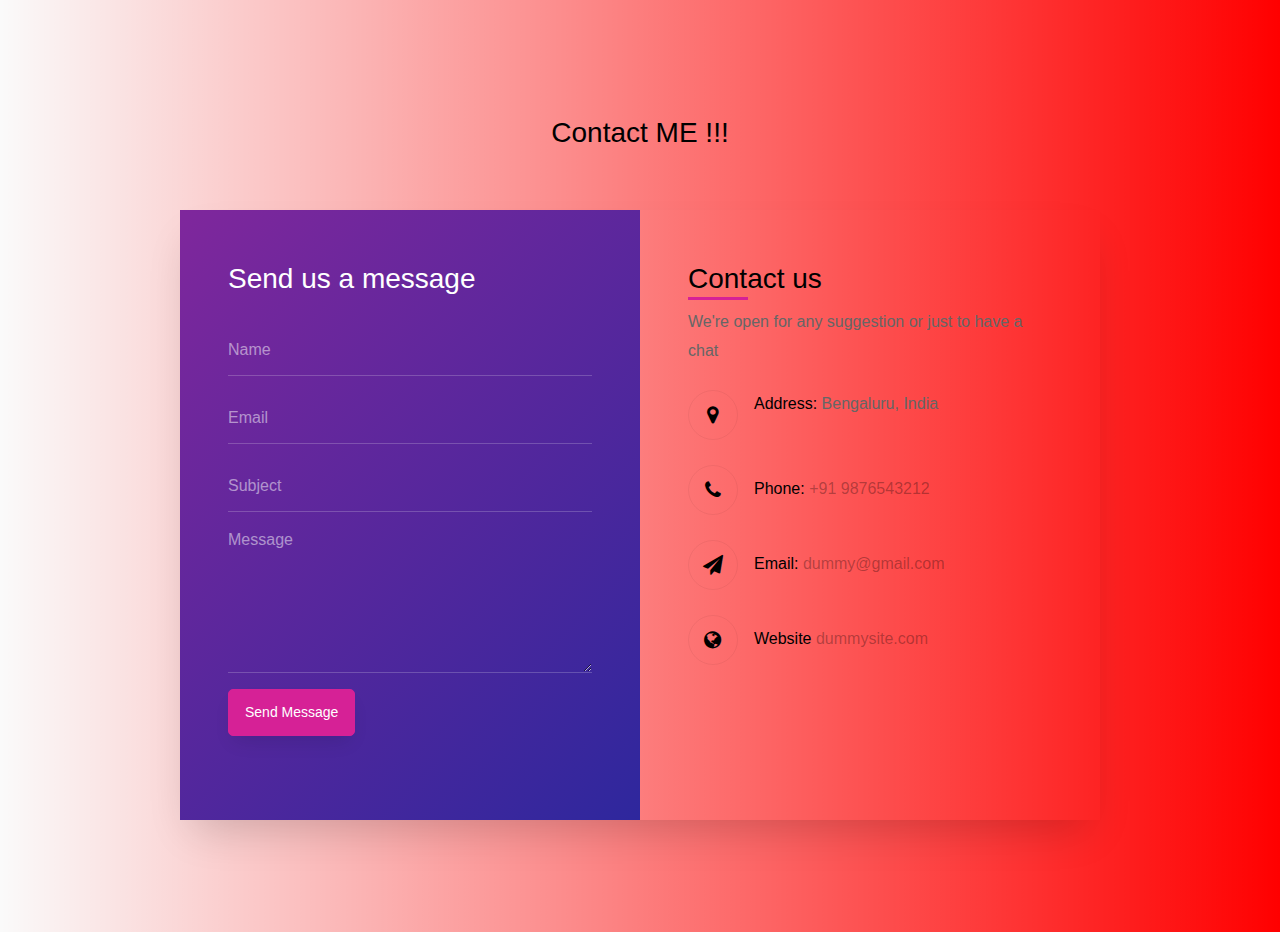
<file: index.html>
<!doctype html>
<html lang="en">
  <head>
  	<title>Contact Form</title>
    <meta charset="utf-8">
    <meta name="viewport" content="width=device-width, initial-scale=1, shrink-to-fit=no">

	<link href='https://fonts.googleapis.com/css?family=Roboto:400,100,300,700' rel='stylesheet' type='text/css'>

	<link rel="stylesheet" href="https://stackpath.bootstrapcdn.com/font-awesome/4.7.0/css/font-awesome.min.css">
	
	<link rel="stylesheet" href="css2/style.css">
	<link rel = "icon" href = "images/logo.png" type = "image/x-icon"> 
	<style>
		body{
		  /* background-image:url('images/bank.jpg'); */
		  background-image: linear-gradient(to right, rgba(255,0,0,0), rgba(255,0,0,1));
		  }
	  </style>
	  <body>

	</head>
	<body>
	<section class="ftco-section">
		<div class="container">
			<div class="row justify-content-center">
				<div class="col-md-6 text-center mb-5">
					<h2 class="heading-section">Contact ME !!!</h2>
				</div>
			</div>
			<div class="row justify-content-center">
				<div class="col-md-10">
					<div class="wrapper">
						<div class="row no-gutters">
							<div class="col-md-6">
								<div class="contact-wrap w-100 p-lg-5 p-4">
									<h3 class="mb-4">Send us a message</h3>
									<div id="form-message-warning" class="mb-4"></div> 
				      		<div id="form-message-success" class="mb-4">
				            Your message was sent, thank you!
				      		</div>
									<form method="POST" id="contactForm" name="contactForm" class="contactForm">
										<div class="row">
											<div class="col-md-12">
												<div class="form-group">
													<input type="text" class="form-control" name="name" id="name" placeholder="Name">
												</div>
											</div>
											<div class="col-md-12"> 
												<div class="form-group">
													<input type="email" class="form-control" name="email" id="email" placeholder="Email">
												</div>
											</div>
											<div class="col-md-12">
												<div class="form-group">
													<input type="text" class="form-control" name="subject" id="subject" placeholder="Subject">
												</div>
											</div>
											<div class="col-md-12">
												<div class="form-group">
													<textarea name="message" class="form-control" id="message" cols="30" rows="6" placeholder="Message"></textarea>
												</div>
											</div>
											<div class="col-md-12">
												<div class="form-group">
													<input type="submit" value="Send Message" class="btn btn-primary">
													<div class="submitting"></div>
												</div>
											</div>
										</div>
									</form>
								</div>
							</div>
							<div class="col-md-6 d-flex align-items-stretch">
								<div class="info-wrap w-100 p-lg-5 p-4 img">
									<h3>Contact us</h3>
									<p class="mb-4">We're open for any suggestion or just to have a chat</p>
				        	<div class="dbox w-100 d-flex align-items-start">
				        		<div class="icon d-flex align-items-center justify-content-center">
				        			<span class="fa fa-map-marker"></span>
				        		</div>
				        		<div class="text pl-3">
					            <p><span>Address:</span> Bengaluru, India</p>
					          </div>
				          </div>
				        	<div class="dbox w-100 d-flex align-items-center">
				        		<div class="icon d-flex align-items-center justify-content-center">
				        			<span class="fa fa-phone"></span>
				        		</div>
				        		<div class="text pl-3">
					            <p><span>Phone:</span> <a href="tel://1234567920">+91 9876543212</a></p>
					          </div>
				          </div>
				        	<div class="dbox w-100 d-flex align-items-center">
				        		<div class="icon d-flex align-items-center justify-content-center">
				        			<span class="fa fa-paper-plane"></span>
				        		</div>
				        		<div class="text pl-3">
					            <p><span>Email:</span> <a href="mailto:info@yoursite.com">dummy@gmail.com</a></p>
					          </div>
				          </div>
				        	<div class="dbox w-100 d-flex align-items-center">
				        		<div class="icon d-flex align-items-center justify-content-center">
				        			<span class="fa fa-globe"></span>
				        		</div>
				        		<div class="text pl-3">
					            <p><span>Website</span> <a href="#">dummysite.com</a></p>
					          </div>
				          </div>
			          </div>
							</div>
						</div>
					</div>
				</div>
			</div>
		</div>
	</section>

	<script src="js/jquery.min.js"></script>
  <script src="js/popper.js"></script>
  <script src="js/bootstrap.min.js"></script>
  <script src="js/jquery.validate.min.js"></script>
  <script src="js/main.js"></script>

	</body>
</html>
</file>
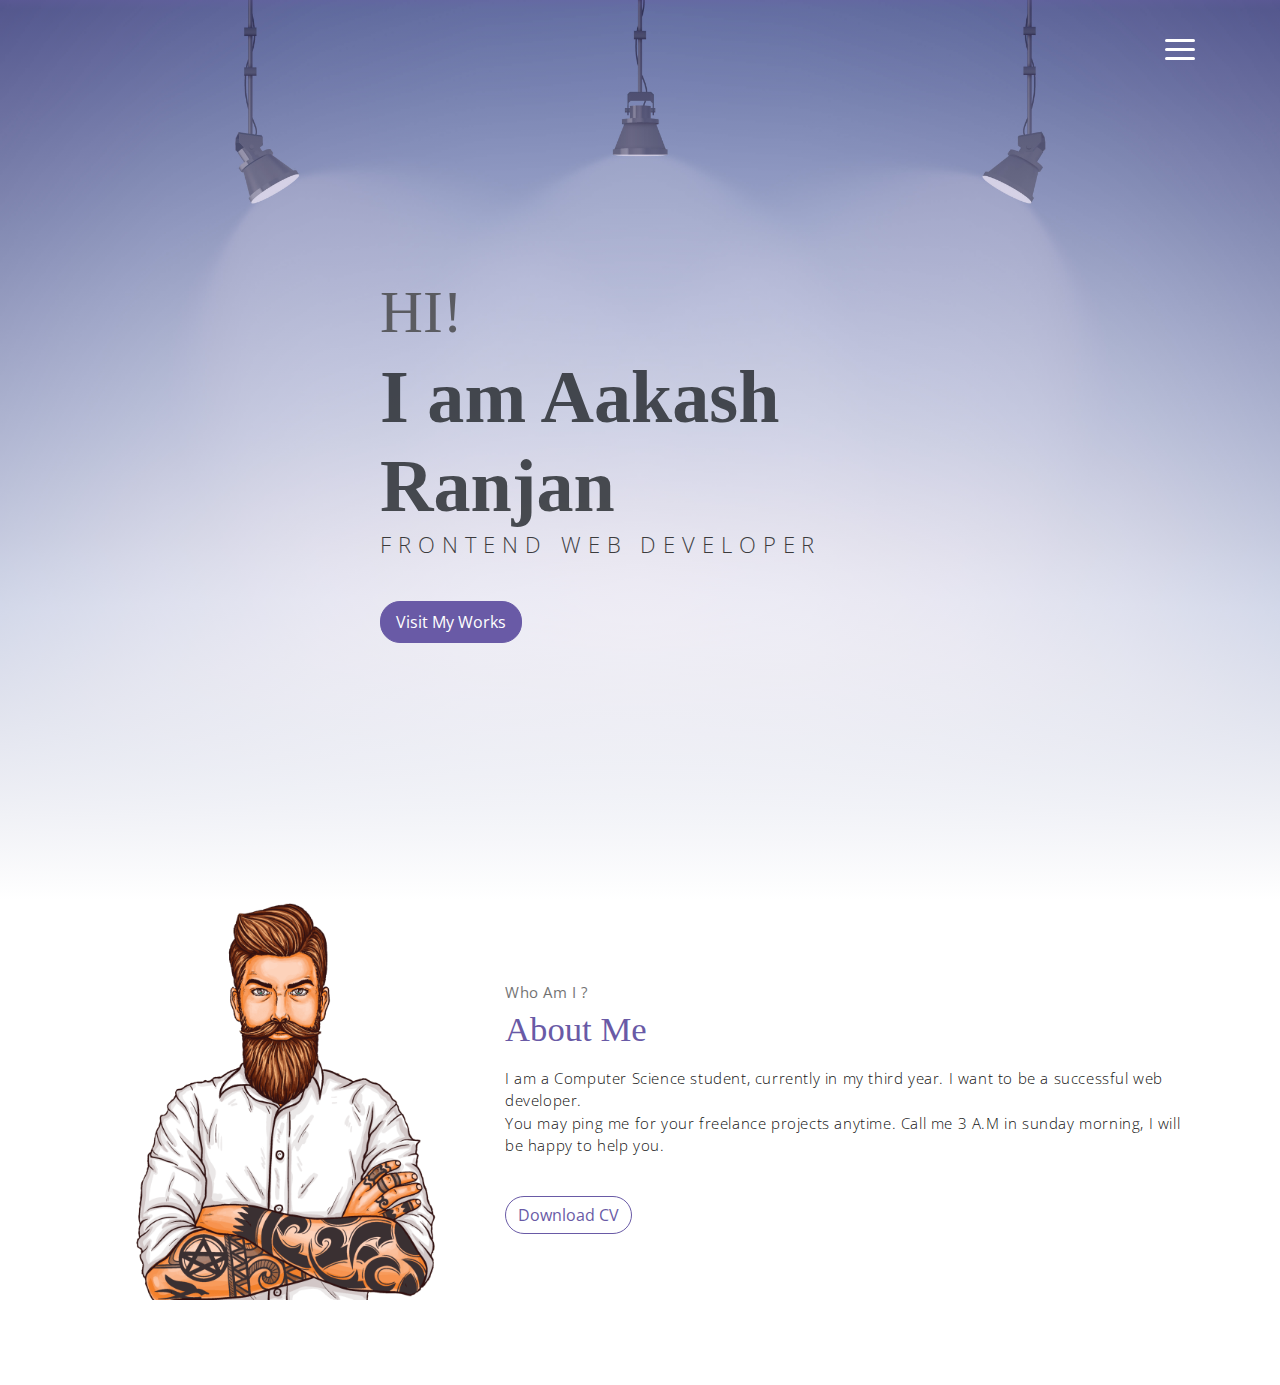
<file: portfolio/public_html/index.html>
<!DOCTYPE html>
<html lang="en">
<head>
	<meta charset="utf-8">
    <meta name="viewport" content="width=device-width, initial-scale=1, shrink-to-fit=no">
    <meta name="description" content="Start your development with Meyawo landing page.">
    <meta name="author" content="Devcrud">
    <title>Portfolio website</title>
    <link rel = "icon" href = "images/logo.png" type = "image/x-icon"> 
    <!-- font icons -->
    <link rel="stylesheet" href="assets/vendors/themify-icons/css/themify-icons.css">
    <!-- Bootstrap + Meyawo main styles -->
	<link rel="stylesheet" href="assets/css/meyawo.css">
  
</head>
<body data-spy="scroll" data-target=".navbar" data-offset="40" id="home">

    <!-- Page Navbar -->
    <nav class="custom-navbar" data-spy="affix" data-offset-top="20">
        <div class="container">
            <a class="logo" href="#"></a>         
            <ul class="nav">
                <li class="item">
                    <a class="link" href="#home">Home</a>
                </li>
                <li class="item">
                    <a class="link" href="#about">About</a>
                </li>
                <li class="item">
                    <a class="link" href="#portfolio">Portfolio</a>
                </li>
                <li class="item">
                    <a class="link" href="#testmonial">Testmonial</a>
                </li>
                <li class="item">
                    <a class="link" href="#blog">Blog</a>
                </li>
                <li class="item">
                    <a class="link" href="#contact">Contact</a>
                </li>
                <li class="item ml-md-3">
                    <a href="components.html" class="btn btn-primary">Components</a>
                </li>
            </ul>
            <a href="javascript:void(0)" id="nav-toggle" class="hamburger hamburger--elastic">
                <div class="hamburger-box">
                  <div class="hamburger-inner"></div>
                </div>
            </a>
        </div>          
    </nav><!-- End of Page Navbar -->

    <!-- page header -->
    <header id="home" class="header">
        <div class="overlay"></div>
        <div class="header-content container">
            <h1 class="header-title">
                <span class="up">HI!</span>
                <span class="down">I am Aakash Ranjan</span>
            </h1>
            <p class="header-subtitle">FRONTEND WEB DEVELOPER</p>            

            <button class="btn btn-primary">Visit My Works</button>
        </div>              
    </header><!-- end of page header -->

    <!-- about section -->
    <section class="section pt-0" id="about">
        <!-- container -->
        <div class="container text-center">
            <!-- about wrapper -->
            <div class="about">
                <div class="about-img-holder">
                    <img src="assets/imgs/man.png" class="about-img" alt="Download free bootstrap 4 landing page, free boootstrap 4 templates, Download free bootstrap 4.1 landing page, free boootstrap 4.1.1 templates, meyawo Landing page">
                </div>
                <div class="about-caption">
                    <p class="section-subtitle">Who Am I ?</p>
                    <h2 class="section-title mb-3">About Me</h2>
                    <p>
                        I am a Computer Science student, currently in my third year. I want to be a successful web developer. 
                        <br>You may ping me for your freelance projects anytime.
                        Call me 3 A.M in sunday morning, I will be happy to help you.             
                    </p>
                    <button class="btn-rounded btn btn-outline-primary mt-4">Download CV</button>
                </div>              
            </div><!-- end of about wrapper -->
        </div><!-- end of container -->
    </section> <!-- end of about section -->

   

	<!-- core  -->
    <script src="assets/vendors/jquery/jquery-3.4.1.js"></script>
    <script src="assets/vendors/bootstrap/bootstrap.bundle.js"></script>

    <!-- bootstrap 3 affix -->
	<script src="assets/vendors/bootstrap/bootstrap.affix.js"></script>

    <!-- Meyawo js -->
    <script src="assets/js/meyawo.js"></script>

</body>
</html>
</file>
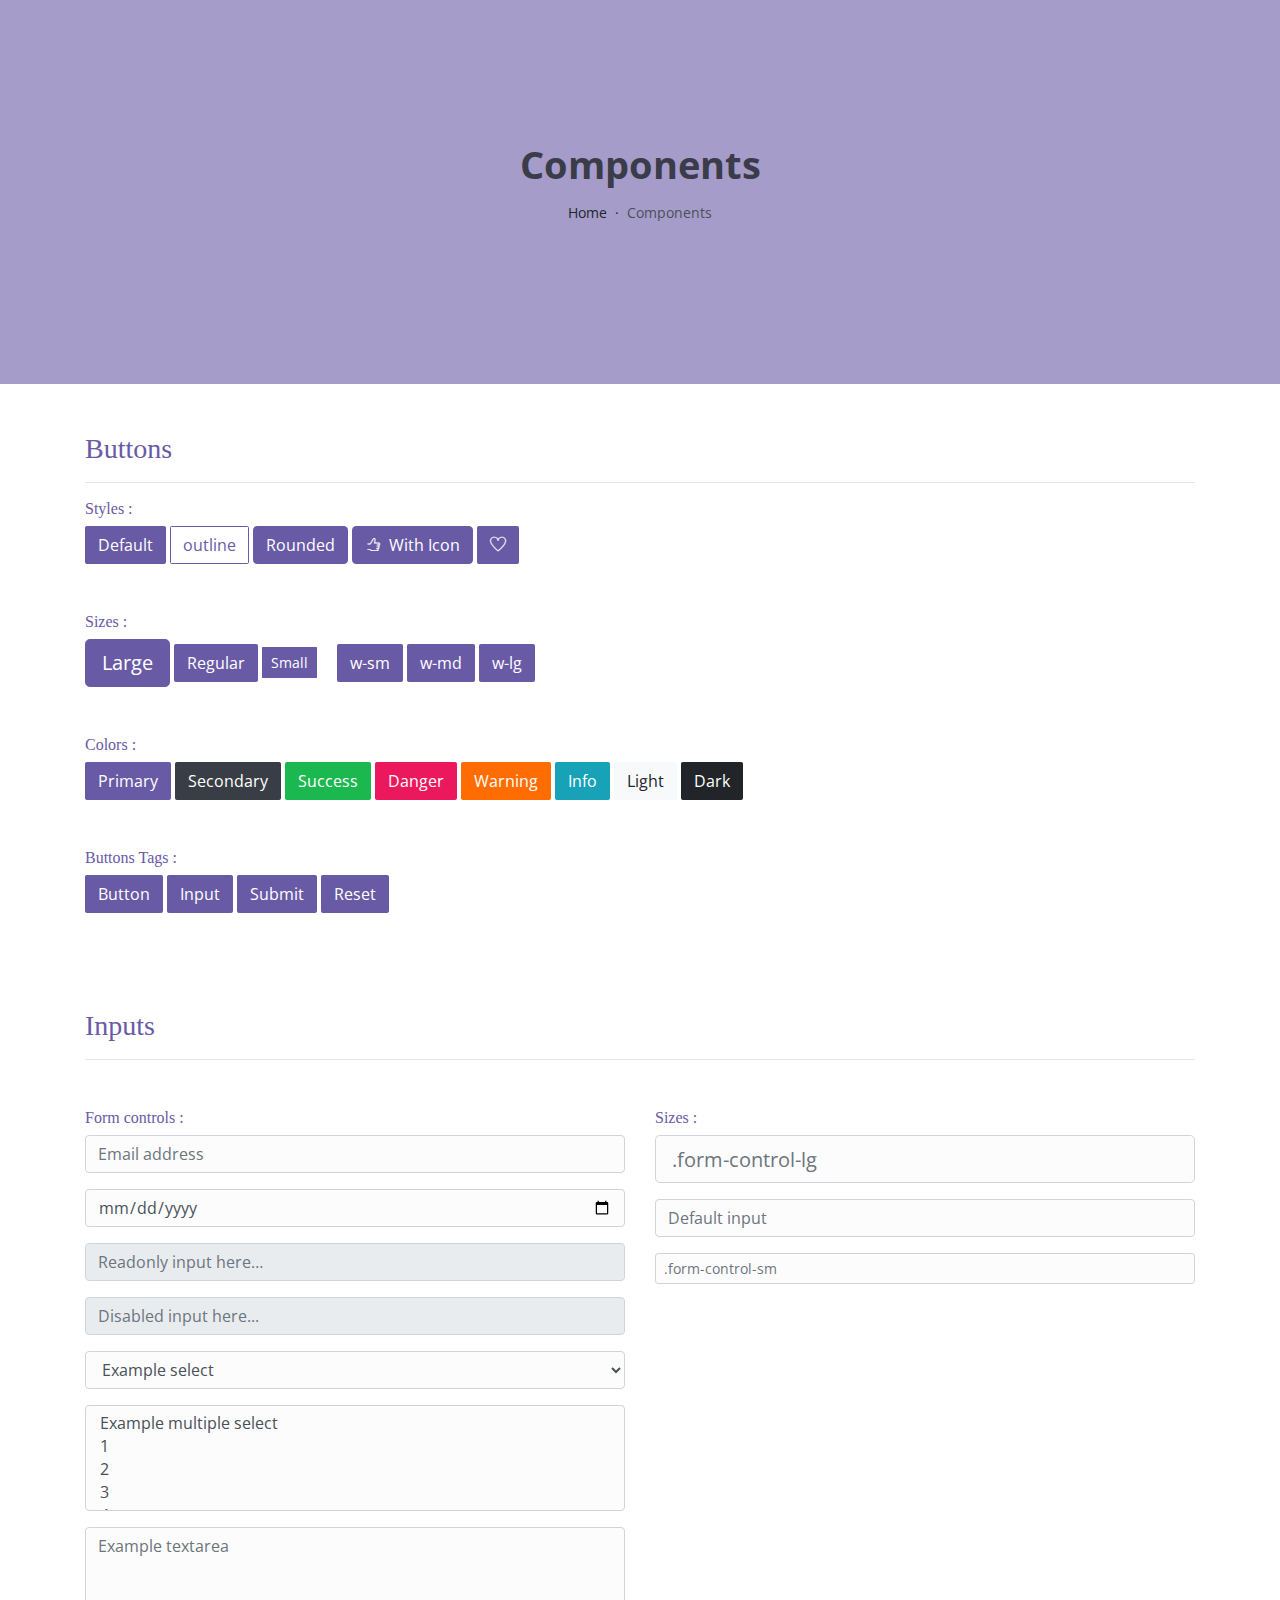
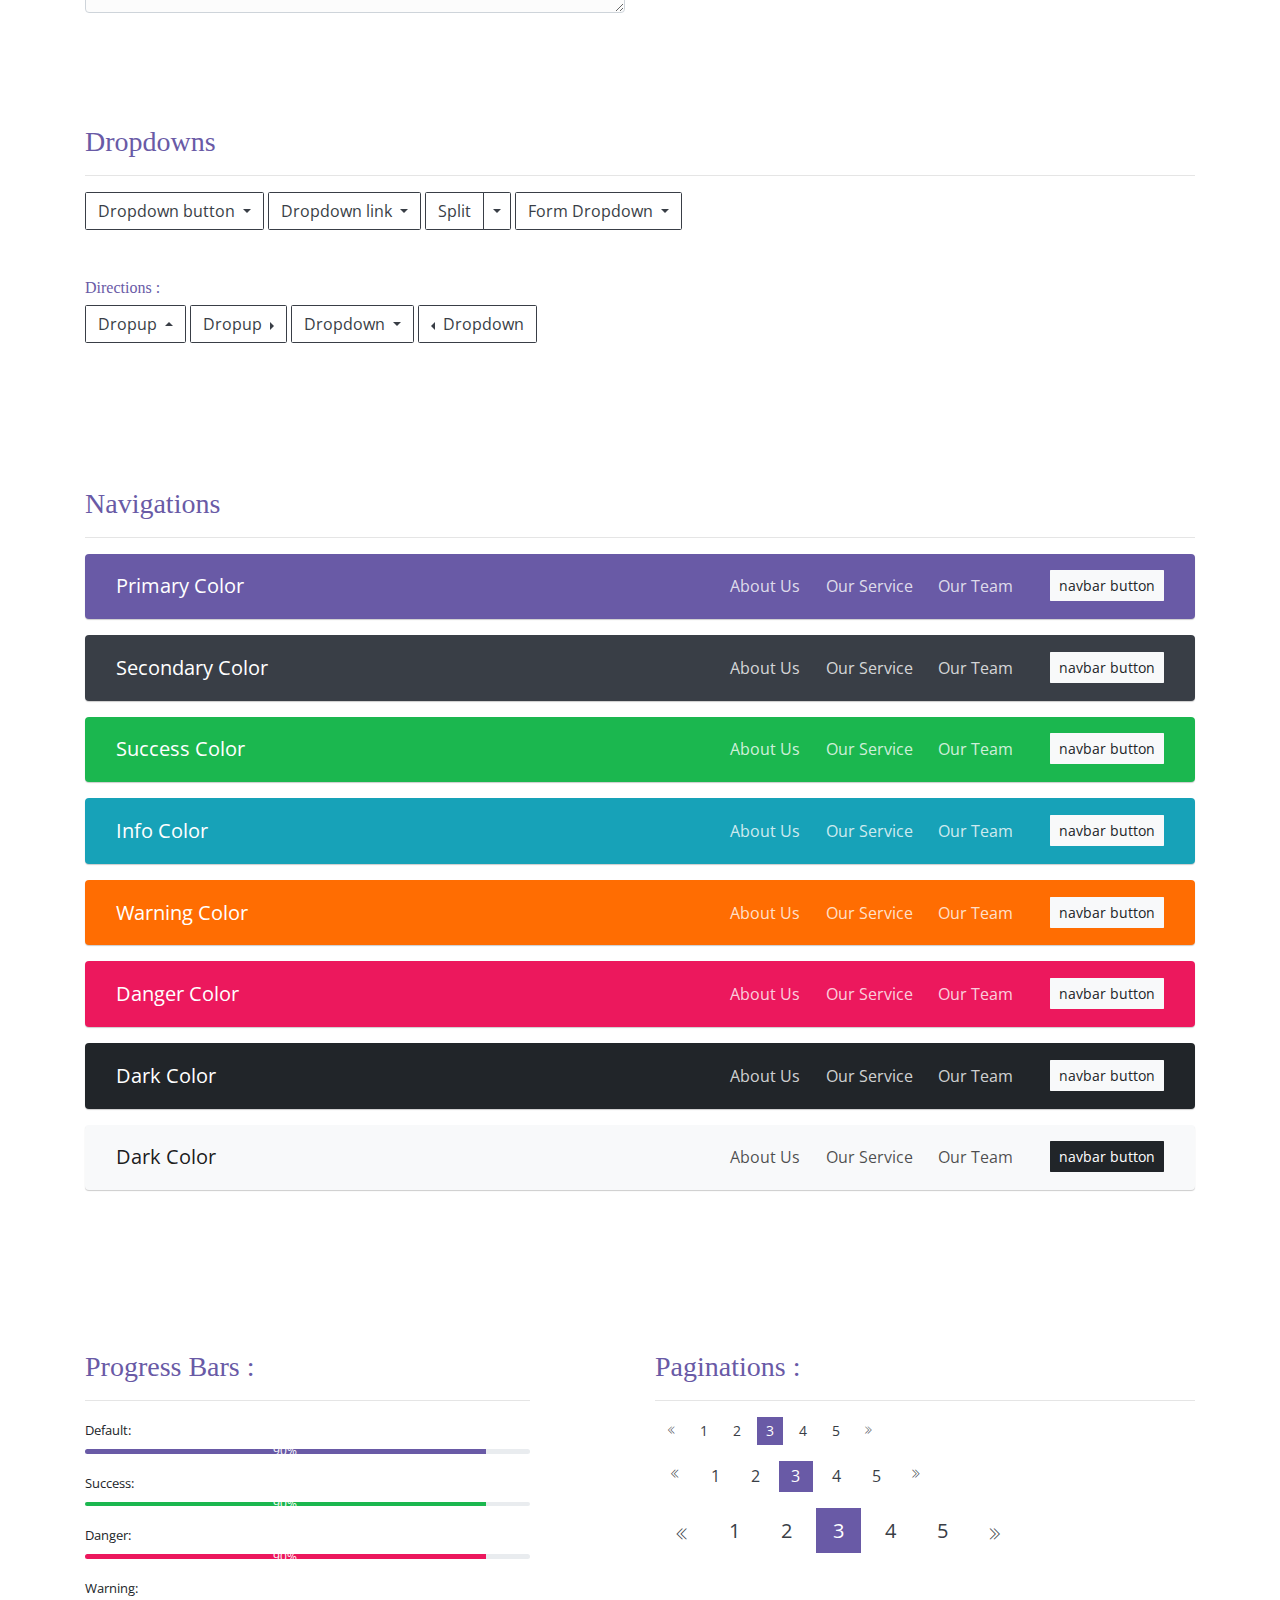
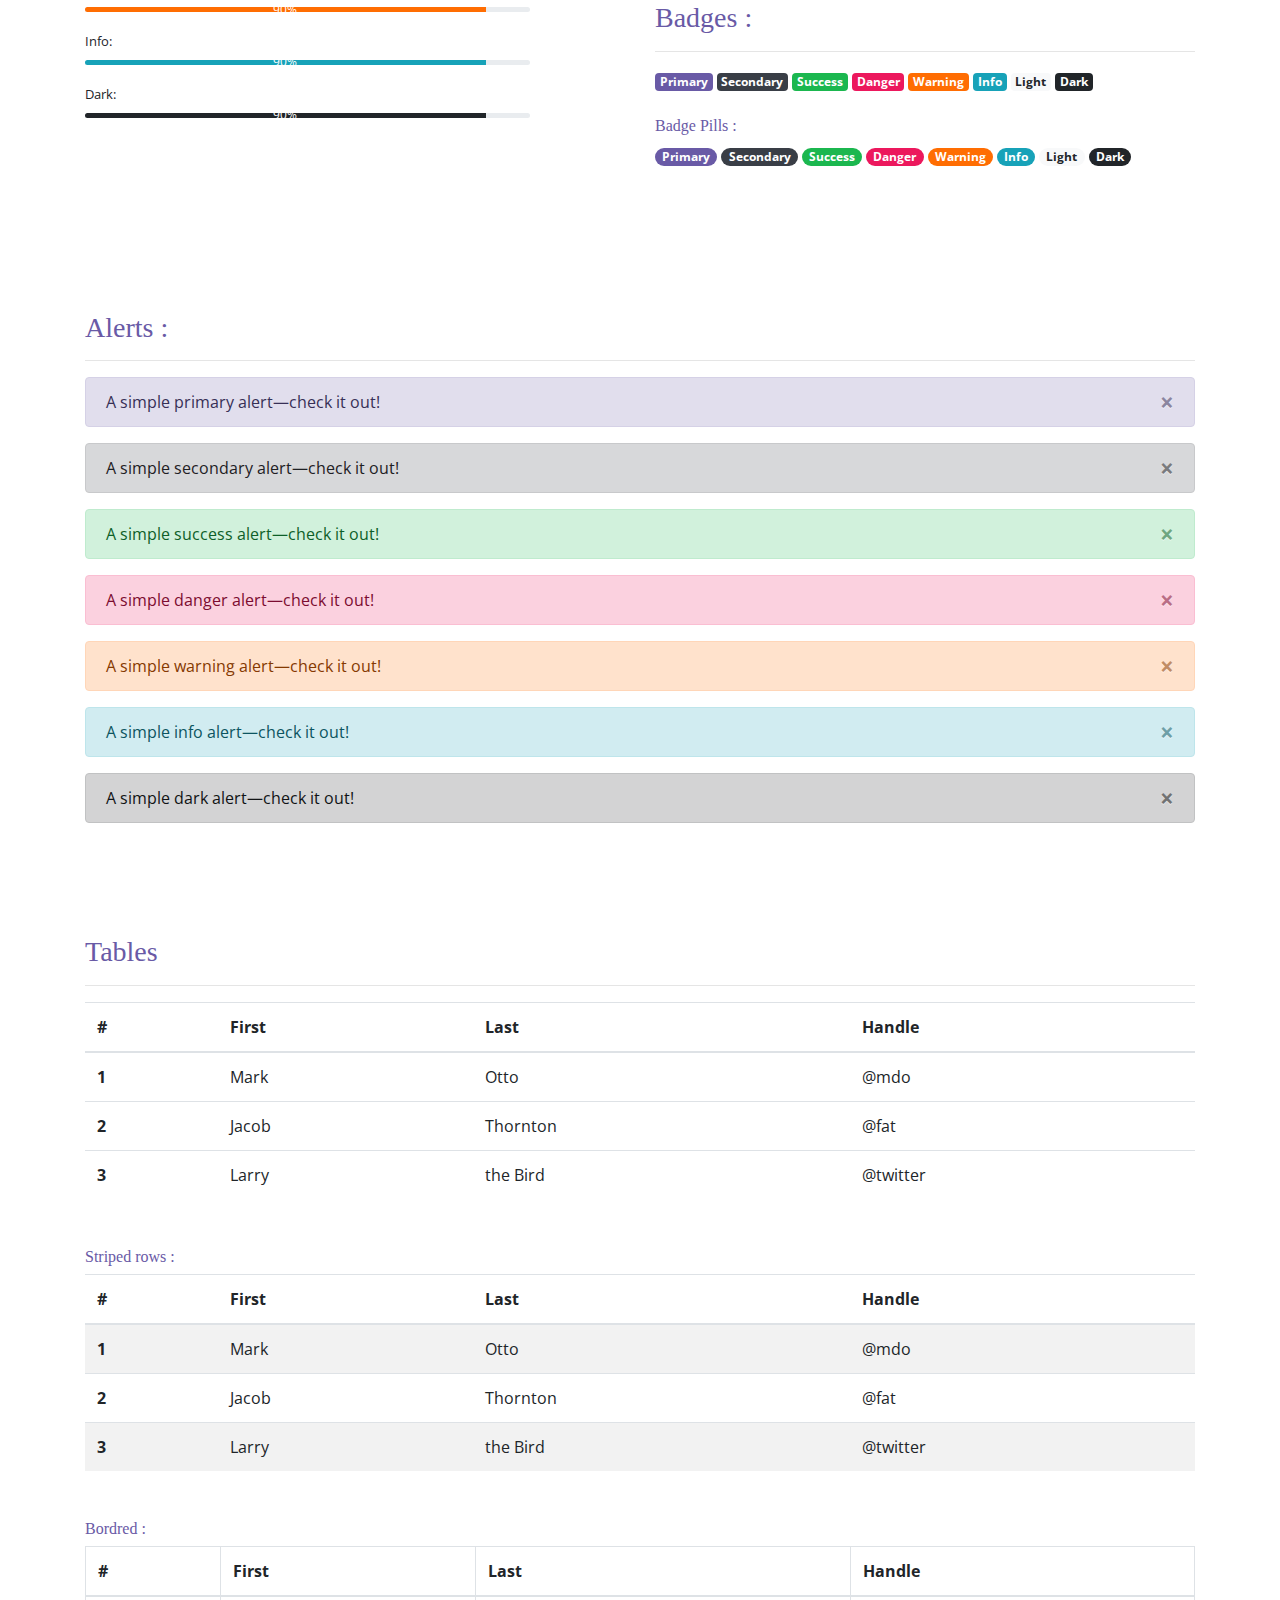
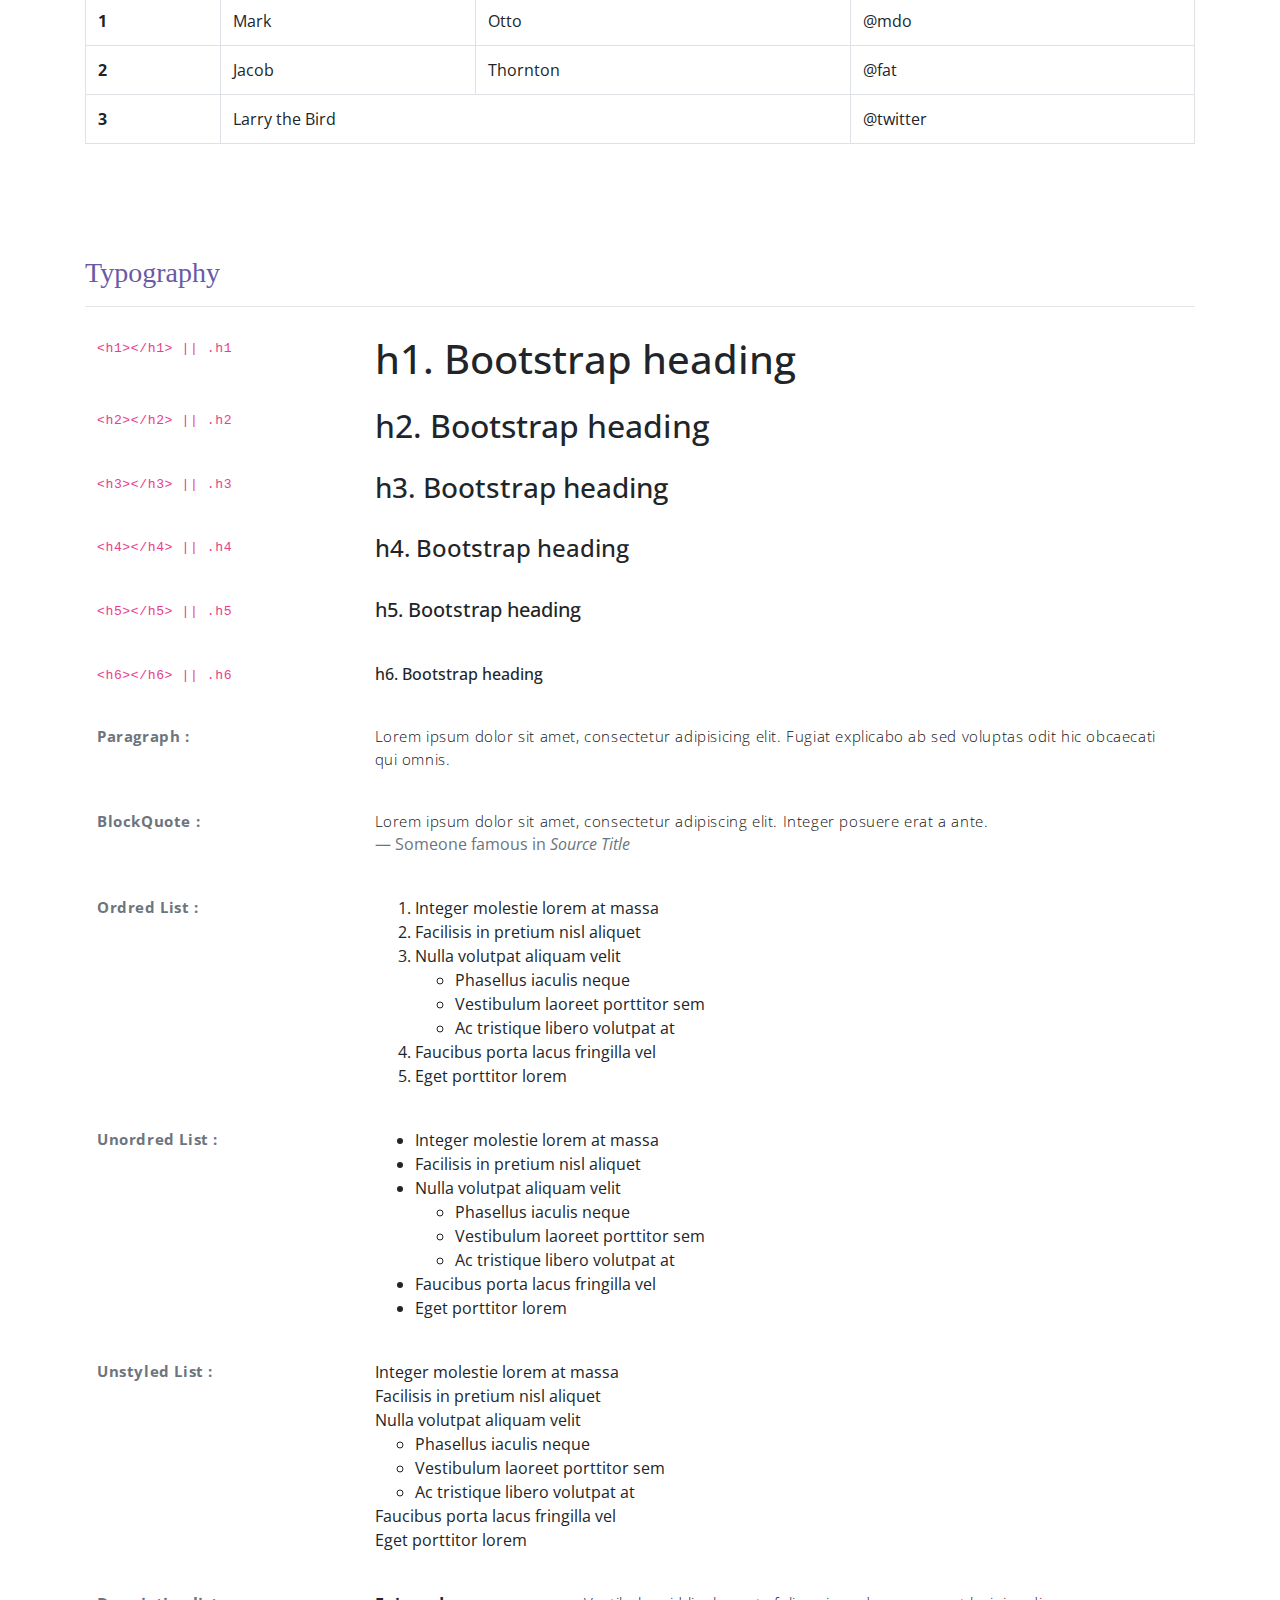
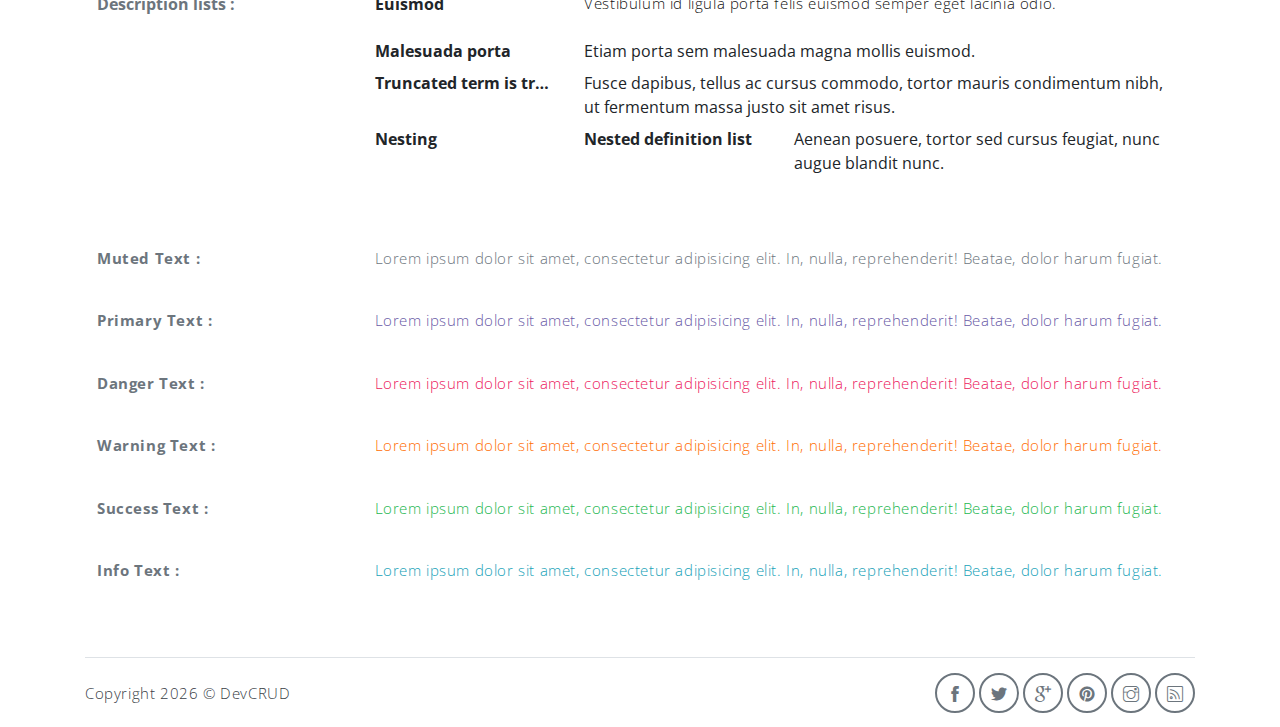
<file: components.html>
<!DOCTYPE html>
<html lang="en">
<head>
   <meta charset="utf-8">
   <meta name="viewport" content="width=device-width, initial-scale=1, shrink-to-fit=no">
   <meta name="description" content="Start your development with Meyawo landing page.">
   <meta name="author" content="Devcrud">
   <title>Meyawo Landing page | Components</title>
   <!-- font icons -->
   <link rel="stylesheet" href="assets/vendors/themify-icons/css/themify-icons.css">
   <!-- Bootstrap + Steller  -->
   <link rel="stylesheet" href="assets/css/meyawo.css">
</head>
<body>

   <!-- Page Header -->
   <header class="header header-mini"> 
      <div class="header-title">Components</div> 
      <nav aria-label="breadcrumb">
         <ol class="breadcrumb">
            <li class="breadcrumb-item"><a href="/">Home</a></li>
            <li class="breadcrumb-item active" aria-current="page">Components</li>
         </ol>
      </nav>
   </header> <!-- End Of Page Header -->

   <!-- main content -->
   <div class="container">

      <!-- Buttons -->
      <h3 class="mt-5">Buttons</h3>
      <hr>
      <h6 class="section-secondary-title">Styles :</h6>
      <button class="btn btn-primary">Default</button>
      <button class="btn btn-outline-primary">outline</button>
      <button class="btn btn-primary rounded">Rounded</button>
      <button class="btn btn-primary rounded"><i class="ti-thumb-up pr-1"></i> With Icon</button>
      <button class="btn btn-primary circle"><i class="ti-heart"></i></button>

      <h6 class="section-secondary-title mt-5">Sizes :</h6>
      <button class="btn btn-primary btn-lg">Large</button>
      <button class="btn btn-primary ">Regular</button>
      <button class="btn btn-primary btn-sm">Small</button>
      <button class="btn btn-primary w-sm ml-3">w-sm</button>
      <button class="btn btn-primary w-md">w-md</button>
      <button class="btn btn-primary w-lg">w-lg</button>

      <h6 class="section-secondary-title mt-5">Colors :</h6>          
      <button type="button" class="btn btn-primary">Primary</button>
      <button type="button" class="btn btn-secondary">Secondary</button>
      <button type="button" class="btn btn-success">Success</button>
      <button type="button" class="btn btn-danger">Danger</button>
      <button type="button" class="btn btn-warning">Warning</button>
      <button type="button" class="btn btn-info">Info</button>
      <button type="button" class="btn btn-light">Light</button>
      <button type="button" class="btn btn-dark">Dark</button>

      <h6 class="section-secondary-title mt-5">Buttons Tags :</h6>
      <button class="btn btn-primary" type="submit">Button</button>
      <input class="btn btn-primary" type="button" value="Input">
      <input class="btn btn-primary" type="submit" value="Submit">
      <input class="btn btn-primary" type="reset" value="Reset">
      
      <!-- devider -->
      <div class="py-5"></div>

      <!-- Inputs -->
      <h3>Inputs</h3>
      <hr>
      <div class="row mt-5">
         <div class="col-md-6">
            <h6 class="section-secondary-title">Form controls :</h6>        
            <div class="form-group">
               <input type="email" class="form-control" id="exampleFormControlInput1" placeholder="Email address">
            </div>
            <div class="form-group">
               <input type="date" class="form-control" id="exampleFormControlInput1" placeholder="Date">
            </div>
            <div class="form-group">
               <input class="form-control" type="text" placeholder="Readonly input here…" readonly>
            </div>
            <div class="form-group">
               <input class="form-control" id="disabledInput" type="text" placeholder="Disabled input here..." disabled>
            </div>
            <div class="form-group">
               <select class="form-control" id="exampleFormControlSelect1">
                  <option>Example select</option>
                  <option>1</option>
                  <option>2</option>
                  <option>3</option>
                  <option>4</option>
                  <option>5</option>
               </select>
            </div>
            <div class="form-group">
               <select multiple class="form-control" id="exampleFormControlSelect2">
                  <option>Example multiple select</option>
                  <option>1</option>
                  <option>2</option>
                  <option>3</option>
                  <option>4</option>
                  <option>5</option>
               </select>
            </div>
            <div class="form-group">
               <textarea class="form-control" id="exampleFormControlTextarea1" rows="3" placeholder="Example textarea"></textarea>
            </div>
         </div>
         <div class="col-md-6">
            <h6 class="section-secondary-title">Sizes :</h6>    
            <div class="form-group">
               <input class="form-control form-control-lg" type="text" placeholder=".form-control-lg">             
            </div>
            <div class="form-group">
               <input class="form-control" type="text" placeholder="Default input">
            </div>
            <div class="form-group">
               <input class="form-control form-control-sm" type="text" placeholder=".form-control-sm"> 
            </div>
         </div>
      </div> <!-- end of inputs -->   

      <!-- devider -->
      <div class="py-5"></div>             

      <!-- Dropdowns -->
      <h3 class="components-section-title font-weight-normal">Dropdowns</h3>
      <hr>
      <div class="dropdown d-inline-block">
         <button class="btn btn-outline-secondary dropdown-toggle" type="button" id="dropdownMenuButton" data-toggle="dropdown" aria-haspopup="true" aria-expanded="false">
         Dropdown button
         </button>
         <div class="dropdown-menu" aria-labelledby="dropdownMenuButton">
         <a class="dropdown-item" href="#">Action</a>
         <a class="dropdown-item" href="#">Another action</a>
         <a class="dropdown-item" href="#">Something else here</a>
         </div>
      </div>
      <div class="dropdown d-inline-block">
         <a class="btn btn-outline-secondary dropdown-toggle" href="#" role="button" id="dropdownMenuLink" data-toggle="dropdown" aria-haspopup="true" aria-expanded="false">
            Dropdown link
         </a>
         <div class="dropdown-menu" aria-labelledby="dropdownMenuLink">
            <a class="dropdown-item" href="#">Action</a>
            <a class="dropdown-item" href="#">Another action</a>
            <a class="dropdown-item" href="#">Something else here</a>
         </div>
      </div>
      <div class="btn-group">
         <button type="button" class="btn btn-outline-secondary">Split</button>
         <button type="button" class="btn btn-outline-secondary dropdown-toggle dropdown-toggle-split" data-toggle="dropdown" aria-haspopup="true" aria-expanded="false">
         <span class="sr-only">Toggle Dropdown</span>
         </button>
         <div class="dropdown-menu">
            <a class="dropdown-item" href="#">Action</a>
            <a class="dropdown-item" href="#">Another action</a>
            <a class="dropdown-item" href="#">Something else here</a>
            <div class="dropdown-divider"></div>
            <a class="dropdown-item" href="#">Separated link</a>
         </div>
      </div>
      <div class="btn-group">
         <button class="btn btn-outline-secondary dropdown-toggle" type="button" id="dropdownMenuButton" data-toggle="dropdown" aria-haspopup="true" aria-expanded="false">
            Form Dropdown
         </button>
         <div class="dropdown-menu form">
            <form class="px-4 py-3">
               <div class="form-group">
                  <input type="email" class="form-control" id="exampleDropdownFormEmail1" placeholder="email@example.com">
               </div>
               <div class="form-group">
                  <input type="password" class="form-control" id="exampleDropdownFormPassword1" placeholder="Password">
               </div>
               <div class="form-check mb-3">
                  <input type="checkbox" class="form-check-input" id="dropdownCheck">
                  <label class="form-check-label" for="dropdownCheck">
                     Remember me
                  </label>
               </div>
               <button type="submit" class="btn btn-primary btn-block">Sign in</button>
            </form>
            <div class="dropdown-divider"></div>
            <a class="dropdown-item" href="#"><small>New around here? Sign up</small></a>
            <a class="dropdown-item" href="#"><small>Forgot password?</small></a>
         </div>
      </div>       
      <h6 class="section-secondary-title mt-5">Directions :</h6>  
      <div class="btn-group dropup">
         <button type="button" class="btn btn-outline-secondary dropdown-toggle" data-toggle="dropdown" aria-haspopup="true" aria-expanded="false">
            Dropup
         </button>
         <div class="dropdown-menu">
            <a class="dropdown-item" href="#">Action</a>
            <a class="dropdown-item" href="#">Another action</a>
            <a class="dropdown-item" href="#">Something else here</a>
            <div class="dropdown-divider"></div>
            <a class="dropdown-item" href="#">Separated link</a>
         </div>
      </div>
      <div class="btn-group dropright">
         <button type="button" class="btn btn-outline-secondary dropdown-toggle" data-toggle="dropdown" aria-haspopup="true" aria-expanded="false">
            Dropup
         </button>
         <div class="dropdown-menu">
            <a class="dropdown-item" href="#">Action</a>
            <a class="dropdown-item" href="#">Another action</a>
            <a class="dropdown-item" href="#">Something else here</a>
            <div class="dropdown-divider"></div>
            <a class="dropdown-item" href="#">Separated link</a>
         </div>
      </div>
      <div class="btn-group">
         <button type="button" class="btn btn-outline-secondary dropdown-toggle" data-toggle="dropdown" aria-haspopup="true" aria-expanded="false">
            Dropdown
         </button>
         <div class="dropdown-menu">
            <a class="dropdown-item" href="#">Action</a>
            <a class="dropdown-item" href="#">Another action</a>
            <a class="dropdown-item" href="#">Something else here</a>
            <div class="dropdown-divider"></div>
            <a class="dropdown-item" href="#">Separated link</a>
         </div>
      </div>
      <div class="btn-group dropleft">
         <button type="button" class="btn btn-outline-secondary dropdown-toggle" data-toggle="dropdown" aria-haspopup="true" aria-expanded="false">
            Dropdown
         </button>
         <div class="dropdown-menu">
            <a class="dropdown-item" href="#">Action</a>
            <a class="dropdown-item" href="#">Another action</a>
            <a class="dropdown-item" href="#">Something else here</a>
            <div class="dropdown-divider"></div>
            <a class="dropdown-item" href="#">Separated link</a>
         </div>
      </div> <!-- end of Dropdowns -->  

      <!-- devider -->
      <div class="py-5"></div>   

      <!-- navbars -->
      <h3 class="components-section-title font-weight-normal mt-5">Navigations</h3>
      <hr>
      <nav class="navbar navbar-expand-sm navbar-dark bg-primary rounded shadow mb-3">
         <div class="container">
            <a class="navbar-brand" href="#">Primary Color</a>
            <button class="navbar-toggler ml-auto" type="button" data-toggle="collapse" data-target="#navbarSupportedContent" aria-controls="navbarSupportedContent" aria-expanded="false" aria-label="Toggle navigation">
            <span class="navbar-toggler-icon"></span>
            </button>
            <div class="collapse navbar-collapse" id="navbarSupportedContent">
               <ul class="navbar-nav ml-auto"> 
                  <li class="nav-item">
                     <a class="nav-link" href="#about">About Us</a>
                  </li>
                  <li class="nav-item">
                     <a class="nav-link" href="#service">Our Service</a>
                  </li>
                  <li class="nav-item">
                     <a class="nav-link" href="#team">Our Team</a>
                  </li>
                  <li class="nav-item">
                     <a href="#book-table" class="ml-4 mt-1 btn btn-light btn-sm">navbar button</a>
                  </li>
               </ul>                       
            </div>
         </div>
      </nav>
      <nav class="navbar navbar-expand-sm navbar-dark bg-secondary rounded shadow mb-3">
         <div class="container">
            <a class="navbar-brand" href="#">Secondary Color</a>
            <button class="navbar-toggler ml-auto" type="button" data-toggle="collapse" data-target="#navbarSupportedContent" aria-controls="navbarSupportedContent" aria-expanded="false" aria-label="Toggle navigation">
            <span class="navbar-toggler-icon"></span>
            </button>
            <div class="collapse navbar-collapse" id="navbarSupportedContent">
               <ul class="navbar-nav ml-auto"> 
                  <li class="nav-item">
                     <a class="nav-link" href="#about">About Us</a>
                  </li>
                  <li class="nav-item">
                     <a class="nav-link" href="#service">Our Service</a>
                  </li>
                  <li class="nav-item">
                     <a class="nav-link" href="#team">Our Team</a>
                  </li>
                  <li class="nav-item">
                     <a href="#book-table" class="ml-4 mt-1 btn btn-light btn-sm">navbar button</a>
                  </li>
               </ul>                       
            </div>
         </div>
      </nav>
      <nav class="navbar navbar-expand-sm navbar-dark bg-success rounded shadow mb-3">
         <div class="container">
            <a class="navbar-brand" href="#">Success Color</a>
            <button class="navbar-toggler ml-auto" type="button" data-toggle="collapse" data-target="#navbarSupportedContent" aria-controls="navbarSupportedContent" aria-expanded="false" aria-label="Toggle navigation">
            <span class="navbar-toggler-icon"></span>
            </button>
            <div class="collapse navbar-collapse" id="navbarSupportedContent">
               <ul class="navbar-nav ml-auto"> 
                  <li class="nav-item">
                     <a class="nav-link" href="#about">About Us</a>
                  </li>
                  <li class="nav-item">
                     <a class="nav-link" href="#service">Our Service</a>
                  </li>
                  <li class="nav-item">
                     <a class="nav-link" href="#team">Our Team</a>
                  </li>
                  <li class="nav-item">
                     <a href="#book-table" class="ml-4 mt-1 btn btn-light btn-sm">navbar button</a>
                  </li>
               </ul>                       
            </div>
         </div>
      </nav>
      <nav class="navbar navbar-expand-sm navbar-dark bg-info rounded shadow mb-3">
         <div class="container">
            <a class="navbar-brand" href="#">Info Color</a>
            <button class="navbar-toggler ml-auto" type="button" data-toggle="collapse" data-target="#navbarSupportedContent" aria-controls="navbarSupportedContent" aria-expanded="false" aria-label="Toggle navigation">
            <span class="navbar-toggler-icon"></span>
            </button>
            <div class="collapse navbar-collapse" id="navbarSupportedContent">
               <ul class="navbar-nav ml-auto"> 
                  <li class="nav-item">
                     <a class="nav-link" href="#about">About Us</a>
                  </li>
                  <li class="nav-item">
                     <a class="nav-link" href="#service">Our Service</a>
                  </li>
                  <li class="nav-item">
                     <a class="nav-link" href="#team">Our Team</a>
                  </li>
                  <li class="nav-item">
                     <a href="#book-table" class="ml-4 mt-1 btn btn-light btn-sm">navbar button</a>
                  </li>
               </ul>                       
            </div>
         </div>
      </nav>
      <nav class="navbar navbar-expand-sm navbar-dark bg-warning rounded shadow mb-3">
         <div class="container">
            <a class="navbar-brand" href="#">Warning Color</a>
            <button class="navbar-toggler ml-auto" type="button" data-toggle="collapse" data-target="#navbarSupportedContent" aria-controls="navbarSupportedContent" aria-expanded="false" aria-label="Toggle navigation">
            <span class="navbar-toggler-icon"></span>
            </button>
            <div class="collapse navbar-collapse" id="navbarSupportedContent">
               <ul class="navbar-nav ml-auto"> 
                  <li class="nav-item">
                     <a class="nav-link" href="#about">About Us</a>
                  </li>
                  <li class="nav-item">
                     <a class="nav-link" href="#service">Our Service</a>
                  </li>
                  <li class="nav-item">
                     <a class="nav-link" href="#team">Our Team</a>
                  </li>
                  <li class="nav-item">
                     <a href="#book-table" class="ml-4 mt-1 btn btn-light btn-sm">navbar button</a>
                  </li>
               </ul>                       
            </div>
         </div>
      </nav>
      <nav class="navbar navbar-expand-sm navbar-dark bg-danger rounded shadow mb-3">
         <div class="container">
            <a class="navbar-brand" href="#">Danger Color</a>
            <button class="navbar-toggler ml-auto" type="button" data-toggle="collapse" data-target="#navbarSupportedContent" aria-controls="navbarSupportedContent" aria-expanded="false" aria-label="Toggle navigation">
            <span class="navbar-toggler-icon"></span>
            </button>
            <div class="collapse navbar-collapse" id="navbarSupportedContent">
               <ul class="navbar-nav ml-auto"> 
                  <li class="nav-item">
                     <a class="nav-link" href="#about">About Us</a>
                  </li>
                  <li class="nav-item">
                     <a class="nav-link" href="#service">Our Service</a>
                  </li>
                  <li class="nav-item">
                     <a class="nav-link" href="#team">Our Team</a>
                  </li>
                  <li class="nav-item">
                     <a href="#book-table" class="ml-4 mt-1 btn btn-light btn-sm">navbar button</a>
                  </li>
               </ul>                       
            </div>
         </div>
      </nav>
      <nav class="navbar navbar-expand-sm navbar-dark bg-dark rounded shadow mb-3">
         <div class="container">
            <a class="navbar-brand" href="#">Dark Color</a>
            <button class="navbar-toggler ml-auto" type="button" data-toggle="collapse" data-target="#navbarSupportedContent" aria-controls="navbarSupportedContent" aria-expanded="false" aria-label="Toggle navigation">
            <span class="navbar-toggler-icon"></span>
            </button>
            <div class="collapse navbar-collapse" id="navbarSupportedContent">
               <ul class="navbar-nav ml-auto"> 
                  <li class="nav-item">
                     <a class="nav-link" href="#about">About Us</a>
                  </li>
                  <li class="nav-item">
                     <a class="nav-link" href="#service">Our Service</a>
                  </li>
                  <li class="nav-item">
                     <a class="nav-link" href="#team">Our Team</a>
                  </li>
                  <li class="nav-item">
                     <a href="#book-table" class="ml-4 mt-1 btn btn-light btn-sm">navbar button</a>
                  </li>
               </ul>                       
            </div>
         </div>
      </nav>
      <nav class="navbar navbar-expand-sm navbar-light bg-light rounded shadow mb-3">
         <div class="container">
            <a class="navbar-brand" href="#">Dark Color</a>
            <button class="navbar-toggler ml-auto" type="button" data-toggle="collapse" data-target="#navbarSupportedContent" aria-controls="navbarSupportedContent" aria-expanded="false" aria-label="Toggle navigation">
            <span class="navbar-toggler-icon"></span>
            </button>
            <div class="collapse navbar-collapse" id="navbarSupportedContent">
               <ul class="navbar-nav ml-auto"> 
                  <li class="nav-item">
                     <a class="nav-link" href="#about">About Us</a>
                  </li>
                  <li class="nav-item">
                     <a class="nav-link" href="#service">Our Service</a>
                  </li>
                  <li class="nav-item">
                     <a class="nav-link" href="#team">Our Team</a>
                  </li>
                  <li class="nav-item">
                     <a href="#book-table" class="ml-4 mt-1 btn btn-dark btn-sm">navbar button</a>
                  </li>
               </ul>                       
            </div>
         </div>
      </nav>
      <!-- End of navbars -->

      <!-- devider -->
      <div class="py-5"></div>   
      
      <!-- progress bars -->
      <div class="row justify-content-between">
         <div class="col-md-5">
            <h3 class="components-section-title font-weight-normal mt-5">Progress Bars :</h3>
            <hr>
            <small>Default: </small>
            <div class="progress mt-2 mb-3">
               <div class="progress-bar" role="progressbar" style="width: 90%" aria-valuenow="25" aria-valuemin="0" aria-valuemax="100"><span>90%</span></div>
            </div>
            <small>Success:</small>
            <div class="progress mt-2 mb-3">
               <div class="progress-bar bg-success" role="progressbar" style="width: 90%" aria-valuenow="25" aria-valuemin="0" aria-valuemax="100"><span>90%</span></div>
            </div>
            <small>Danger:</small>
            <div class="progress mt-2 mb-3">
               <div class="progress-bar bg-danger" role="progressbar" style="width: 90%" aria-valuenow="25" aria-valuemin="0" aria-valuemax="100"><span>90%</span></div>
            </div>
            <small>Warning:</small>
            <div class="progress mt-2 mb-3">
               <div class="progress-bar bg-warning" role="progressbar" style="width: 90%" aria-valuenow="25" aria-valuemin="0" aria-valuemax="100"><span>90%</span></div>
            </div>
            <small>Info:</small>
            <div class="progress mt-2 mb-3">
               <div class="progress-bar bg-info" role="progressbar" style="width: 90%" aria-valuenow="25" aria-valuemin="0" aria-valuemax="100"><span>90%</span></div>
            </div>
            <small>Dark:</small>
            <div class="progress mt-2 mb-3">
               <div class="progress-bar bg-dark" role="progressbar" style="width: 90%" aria-valuenow="25" aria-valuemin="0" aria-valuemax="100"><span>90%</span></div>
            </div>
         </div>
         <div class="col-md-6">
            <h3 class="components-section-title font-weight-normal mt-5">Paginations :</h3>
            <hr>
            <nav aria-label="Page navigation example">
               <ul class="pagination pagination-sm">
                  <li class="page-item"><a class="page-link" href="#"><i class="ti-angle-double-left"></i></a></li>
                  <li class="page-item"><a class="page-link" href="#">1</a></li>
                  <li class="page-item"><a class="page-link" href="#">2</a></li>
                  <li class="page-item active"><a class="page-link" href="#">3</a></li>
                  <li class="page-item"><a class="page-link" href="#">4</a></li>
                  <li class="page-item"><a class="page-link" href="#">5</a></li>
                  <li class="page-item"><a class="page-link" href="#"><i class="ti-angle-double-right"></i></a></li>
               </ul>
            </nav>
            <nav aria-label="Page navigation example">
               <ul class="pagination">
               <li class="page-item"><a class="page-link" href="#"><i class="ti-angle-double-left"></i></a></li>
                  <li class="page-item"><a class="page-link" href="#">1</a></li>
                  <li class="page-item"><a class="page-link" href="#">2</a></li>
                  <li class="page-item active"><a class="page-link" href="#">3</a></li>
                  <li class="page-item"><a class="page-link" href="#">4</a></li>
                  <li class="page-item"><a class="page-link" href="#">5</a></li>
                  <li class="page-item"><a class="page-link" href="#"><i class="ti-angle-double-right"></i></a></li>
               </ul>
            </nav>
            <nav aria-label="Page navigation example">
               <ul class="pagination pagination-lg">
                  <li class="page-item"><a class="page-link" href="#"><i class="ti-angle-double-left"></i></a></li>
                  <li class="page-item"><a class="page-link" href="#">1</a></li>
                  <li class="page-item"><a class="page-link" href="#">2</a></li>
                  <li class="page-item active"><a class="page-link" href="#">3</a></li>
                  <li class="page-item"><a class="page-link" href="#">4</a></li>
                  <li class="page-item"><a class="page-link" href="#">5</a></li>
                  <li class="page-item"><a class="page-link" href="#"><i class="ti-angle-double-right"></i></a></li>
               </ul>
            </nav>

            <!-- Badges -->
            <h3 class="components-section-title font-weight-normal mt-5">Badges :</h3>
            <hr>
            <span class="badge badge-primary">Primary</span>
            <span class="badge badge-secondary">Secondary</span>
            <span class="badge badge-success">Success</span>
            <span class="badge badge-danger">Danger</span>
            <span class="badge badge-warning">Warning</span>
            <span class="badge badge-info">Info</span>
            <span class="badge badge-light">Light</span>
            <span class="badge badge-dark">Dark</span>
            <h6 class="section-secondary-title mt-4 mb-2">Badge Pills :</h6>
            <span class="badge badge-pill badge-primary">Primary</span>
            <span class="badge badge-pill badge-secondary">Secondary</span>
            <span class="badge badge-pill badge-success">Success</span>
            <span class="badge badge-pill badge-danger">Danger</span>
            <span class="badge badge-pill badge-warning">Warning</span>
            <span class="badge badge-pill badge-info">Info</span>
            <span class="badge badge-pill badge-light">Light</span>
            <span class="badge badge-pill badge-dark">Dark</span>
         </div>
      </div> <!-- End of Progress bars -->

      <!-- devider -->
      <div class="py-5"></div>  

      <!-- Alerts -->
      <h3 class="components-section-title font-weight-normal mt-5">Alerts :</h3>
      <hr>
      <div class="alert alert-primary alert-dismissible fade show" role="alert">
         A simple primary alert—check it out!
         <button type="button" class="close" data-dismiss="alert" aria-label="Close">
            <span aria-hidden="true">&times;</span>
         </button>
      </div>
      <div class="alert alert-secondary alert-dismissible fade show" role="alert">
         A simple secondary alert—check it out!
         <button type="button" class="close" data-dismiss="alert" aria-label="Close">
            <span aria-hidden="true">&times;</span>
         </button>
      </div>
      <div class="alert alert-success alert-dismissible fade show" role="alert">
         A simple success alert—check it out!
         <button type="button" class="close" data-dismiss="alert" aria-label="Close">
            <span aria-hidden="true">&times;</span>
         </button>
      </div>
      <div class="alert alert-danger alert-dismissible fade show" role="alert">
         A simple danger alert—check it out!
         <button type="button" class="close" data-dismiss="alert" aria-label="Close">
            <span aria-hidden="true">&times;</span>
         </button>
      </div>
      <div class="alert alert-warning alert-dismissible fade show" role="alert">
         A simple warning alert—check it out!
         <button type="button" class="close" data-dismiss="alert" aria-label="Close">
            <span aria-hidden="true">&times;</span>
         </button>
      </div>
      <div class="alert alert-info alert-dismissible fade show" role="alert">
         A simple info alert—check it out!
         <button type="button" class="close" data-dismiss="alert" aria-label="Close">
            <span aria-hidden="true">&times;</span>
         </button>
      </div>
      <div class="alert alert-dark alert-dismissible fade show" role="alert">
         A simple dark alert—check it out!
         <button type="button" class="close" data-dismiss="alert" aria-label="Close">
            <span aria-hidden="true">&times;</span>
         </button>
      </div>
      <!-- end of alerts -->

      <!-- devider -->
      <div class="py-5"></div> 
   
      <!-- tables -->
      <h3 class="components-section-title">Tables</h3>
      <hr>
      <table class="table">
         <thead>
            <tr>
               <th scope="col">#</th>
               <th scope="col">First</th>
               <th scope="col">Last</th>
               <th scope="col">Handle</th>
            </tr>
         </thead>
         <tbody>
            <tr>
               <th scope="row">1</th>
               <td>Mark</td>
               <td>Otto</td>
               <td>@mdo</td>
            </tr>
            <tr>
               <th scope="row">2</th>
               <td>Jacob</td>
               <td>Thornton</td>
               <td>@fat</td>
            </tr>
            <tr>
               <th scope="row">3</th>
               <td>Larry</td>
               <td>the Bird</td>
               <td>@twitter</td>
            </tr>
         </tbody>
      </table>

      <h6 class="section-secondary-title mt-5">Striped rows :</h6>
      <table class="table table-striped">
         <thead>
            <tr>
               <th scope="col">#</th>
               <th scope="col">First</th>
               <th scope="col">Last</th>
               <th scope="col">Handle</th>
            </tr>
         </thead>
         <tbody>
            <tr>
               <th scope="row">1</th>
               <td>Mark</td>
               <td>Otto</td>
               <td>@mdo</td>
            </tr>
            <tr>
               <th scope="row">2</th>
               <td>Jacob</td>
               <td>Thornton</td>
               <td>@fat</td>
            </tr>
            <tr>
               <th scope="row">3</th>
               <td>Larry</td>
               <td>the Bird</td>
               <td>@twitter</td>
            </tr>
         </tbody>
      </table>

      <h6 class="section-secondary-title mt-5">Bordred :</h6>
      <table class="table table-bordered">
         <thead>
            <tr>
               <th scope="col">#</th>
               <th scope="col">First</th>
               <th scope="col">Last</th>
               <th scope="col">Handle</th>
            </tr>
         </thead>
         <tbody>
            <tr>
               <th scope="row">1</th>
               <td>Mark</td>
               <td>Otto</td>
               <td>@mdo</td>
            </tr>
            <tr>
               <th scope="row">2</th>
               <td>Jacob</td>
               <td>Thornton</td>
               <td>@fat</td>
            </tr>
            <tr>
               <th scope="row">3</th>
               <td colspan="2">Larry the Bird</td>
               <td>@twitter</td>
            </tr>
         </tbody>
      </table>
      <!-- end of tables -->

      <!-- devider -->
      <div class="py-5"></div> 

      <!-- typography -->
      <h3 class="components-section-title">Typography</h3>
      <hr>
      <table class="table table-borderless v-align-center">
         <tbody>
            <tr>
               <td>
                  <p><code class="highlighter-rouge">&lt;h1&gt;&lt;/h1&gt; || .h1</code></p>
               </td>
               <td class="w-75"><span class="h1">h1. Bootstrap heading</span></td>
            </tr>
            <tr>
               <td>
                  <p><code class="highlighter-rouge">&lt;h2&gt;&lt;/h2&gt; || .h2</code></p>
               </td>
               <td><span class="h2">h2. Bootstrap heading</span></td>
            </tr>
            <tr>
               <td>
                  <p><code class="highlighter-rouge">&lt;h3&gt;&lt;/h3&gt; || .h3</code></p>
               </td>
               <td><span class="h3">h3. Bootstrap heading</span></td>
            </tr>
            <tr>
               <td>
                  <p><code class="highlighter-rouge">&lt;h4&gt;&lt;/h4&gt; || .h4</code></p>
               </td>
               <td><span class="h4">h4. Bootstrap heading</span></td>
            </tr>
            <tr>
               <td>
                  <p><code class="highlighter-rouge">&lt;h5&gt;&lt;/h5&gt; || .h5</code></p>
               </td>
               <td><span class="h5">h5. Bootstrap heading</span></td>
            </tr>
            <tr>
               <td>
                  <p><code class="highlighter-rouge">&lt;h6&gt;&lt;/h6&gt; || .h6</code></p>
               </td>
               <td><span class="h6">h6. Bootstrap heading</span></td>
            </tr>
            <tr>
               <td>
                  <p class="font-weight-bold text-muted">Paragraph :</p>
               </td>
               <td><p>Lorem ipsum dolor sit amet, consectetur adipisicing elit. Fugiat explicabo ab sed voluptas odit hic obcaecati qui omnis.</p></td>
            </tr>
            <tr>
               <td>
                  <p class="font-weight-bold text-muted">BlockQuote :</p>
               </td>
               <td>
                  <blockquote class="blockquote">
                     <p class="mb-0">Lorem ipsum dolor sit amet, consectetur adipiscing elit. Integer posuere erat a ante.</p>
                     <footer class="blockquote-footer">Someone famous in <cite title="Source Title">Source Title</cite></footer>
                  </blockquote>
               </td>
            </tr>

            <tr>
               <td><p class="font-weight-bold text-muted">Ordred List :</p></td>
               <td>
                  <ol>
                     <li>Integer molestie lorem at massa</li>
                     <li>Facilisis in pretium nisl aliquet</li>
                     <li>Nulla volutpat aliquam velit
                        <ul>
                           <li>Phasellus iaculis neque</li>
                           <li>Vestibulum laoreet porttitor sem</li>
                           <li>Ac tristique libero volutpat at</li>
                        </ul>
                     </li>
                     <li>Faucibus porta lacus fringilla vel</li>
                     <li>Eget porttitor lorem</li>
                  </ol>
               </td>
            </tr>
            <tr>
               <td><p class="font-weight-bold text-muted">Unordred List :</p></td>
               <td>
                  <ul >
                     <li>Integer molestie lorem at massa</li>
                     <li>Facilisis in pretium nisl aliquet</li>
                     <li>Nulla volutpat aliquam velit
                        <ul>
                           <li>Phasellus iaculis neque</li>
                           <li>Vestibulum laoreet porttitor sem</li>
                           <li>Ac tristique libero volutpat at</li>
                        </ul>
                     </li>
                     <li>Faucibus porta lacus fringilla vel</li>
                     <li>Eget porttitor lorem</li>
                  </ul>
               </td>
            </tr>
            <tr>
               <td><p class="font-weight-bold text-muted">Unstyled List :</p></td>
               <td>
                  <ul class="list-unstyled">
                     <li>Integer molestie lorem at massa</li>
                     <li>Facilisis in pretium nisl aliquet</li>
                     <li>Nulla volutpat aliquam velit
                        <ul>
                           <li>Phasellus iaculis neque</li>
                           <li>Vestibulum laoreet porttitor sem</li>
                           <li>Ac tristique libero volutpat at</li>
                        </ul>
                     </li>
                     <li>Faucibus porta lacus fringilla vel</li>
                     <li>Eget porttitor lorem</li>
                  </ul>
               </td>
            </tr>
            <tr>
               <td class="font-weight-bold text-muted">Description lists : </td>
               <td>
                  <dl class="row">
                     <dt class="col-sm-3">Euismod</dt>
                     <dd class="col-sm-9">
                        <p>Vestibulum id ligula porta felis euismod semper eget lacinia odio.</p>
                     </dd>

                     <dt class="col-sm-3">Malesuada porta</dt>
                     <dd class="col-sm-9">Etiam porta sem malesuada magna mollis euismod.</dd>

                     <dt class="col-sm-3 text-truncate">Truncated term is truncated</dt>
                     <dd class="col-sm-9">Fusce dapibus, tellus ac cursus commodo, tortor mauris condimentum nibh, ut fermentum massa justo sit amet risus.</dd>

                     <dt class="col-sm-3">Nesting</dt>
                     <dd class="col-sm-9">
                        <dl class="row">
                           <dt class="col-sm-4">Nested definition list</dt>
                           <dd class="col-sm-8">Aenean posuere, tortor sed cursus feugiat, nunc augue blandit nunc.</dd>
                        </dl>
                     </dd>
                  </dl>
               </td>
            </tr>
            <tr>
               <td>
                  <p class="font-weight-bold text-muted">Muted Text :</p>
               </td>
               <td>
                  <p class="text-muted">Lorem ipsum dolor sit amet, consectetur adipisicing elit. In, nulla, reprehenderit! Beatae, dolor harum fugiat.</p>
               </td>
            </tr>
            <tr>
               <td>
                  <p class="font-weight-bold text-muted">Primary Text :</p>
               </td>
               <td>
                  <p class="text-primary">Lorem ipsum dolor sit amet, consectetur adipisicing elit. In, nulla, reprehenderit! Beatae, dolor harum fugiat.</p>
               </td>
            </tr>
            <tr>
               <td>
                  <p class="font-weight-bold text-muted">Danger Text :</p>
               </td>
               <td>
                  <p class="text-danger">Lorem ipsum dolor sit amet, consectetur adipisicing elit. In, nulla, reprehenderit! Beatae, dolor harum fugiat.</p>
               </td>
            </tr>
            <tr>
               <td>
                  <p class="font-weight-bold text-muted">Warning Text :</p>
               </td>
               <td>
                  <p class="text-warning">Lorem ipsum dolor sit amet, consectetur adipisicing elit. In, nulla, reprehenderit! Beatae, dolor harum fugiat.</p>
               </td>
            </tr>
            <tr>
               <td>
                  <p class="font-weight-bold text-muted">Success Text :</p>
               </td>
               <td>
                  <p class="text-success">Lorem ipsum dolor sit amet, consectetur adipisicing elit. In, nulla, reprehenderit! Beatae, dolor harum fugiat.</p>
               </td>
            </tr>
            <tr>
               <td>
                  <p class="font-weight-bold text-muted">Info Text :</p>
               </td>
               <td>
                  <p class="text-info">Lorem ipsum dolor sit amet, consectetur adipisicing elit. In, nulla, reprehenderit! Beatae, dolor harum fugiat.</p>
               </td>
            </tr>
         </tbody>
      </table>
   </div>
   <!-- end of typography -->

   <!-- footer -->
    <div class="container mt-5">
        <footer class="footer">       
            <p class="mb-0">Copyright <script>document.write(new Date().getFullYear())</script> &copy; <a href="http://www.devcrud.com">DevCRUD</a></p>
            <div class="social-links text-right m-auto ml-sm-auto">
                <a href="javascript:void(0)" class="link"><i class="ti-facebook"></i></a>
                <a href="javascript:void(0)" class="link"><i class="ti-twitter-alt"></i></a>
                <a href="javascript:void(0)" class="link"><i class="ti-google"></i></a>
                <a href="javascript:void(0)" class="link"><i class="ti-pinterest-alt"></i></a>
                <a href="javascript:void(0)" class="link"><i class="ti-instagram"></i></a>
                <a href="javascript:void(0)" class="link"><i class="ti-rss"></i></a>
            </div>
        </footer>
    </div> <!-- end of page footer -->
   
   <!-- core  -->
   <script src="assets/vendors/jquery/jquery-3.4.1.js"></script>
   <script src="assets/vendors/bootstrap/bootstrap.bundle.js"></script>

</body>
</html>
</file>
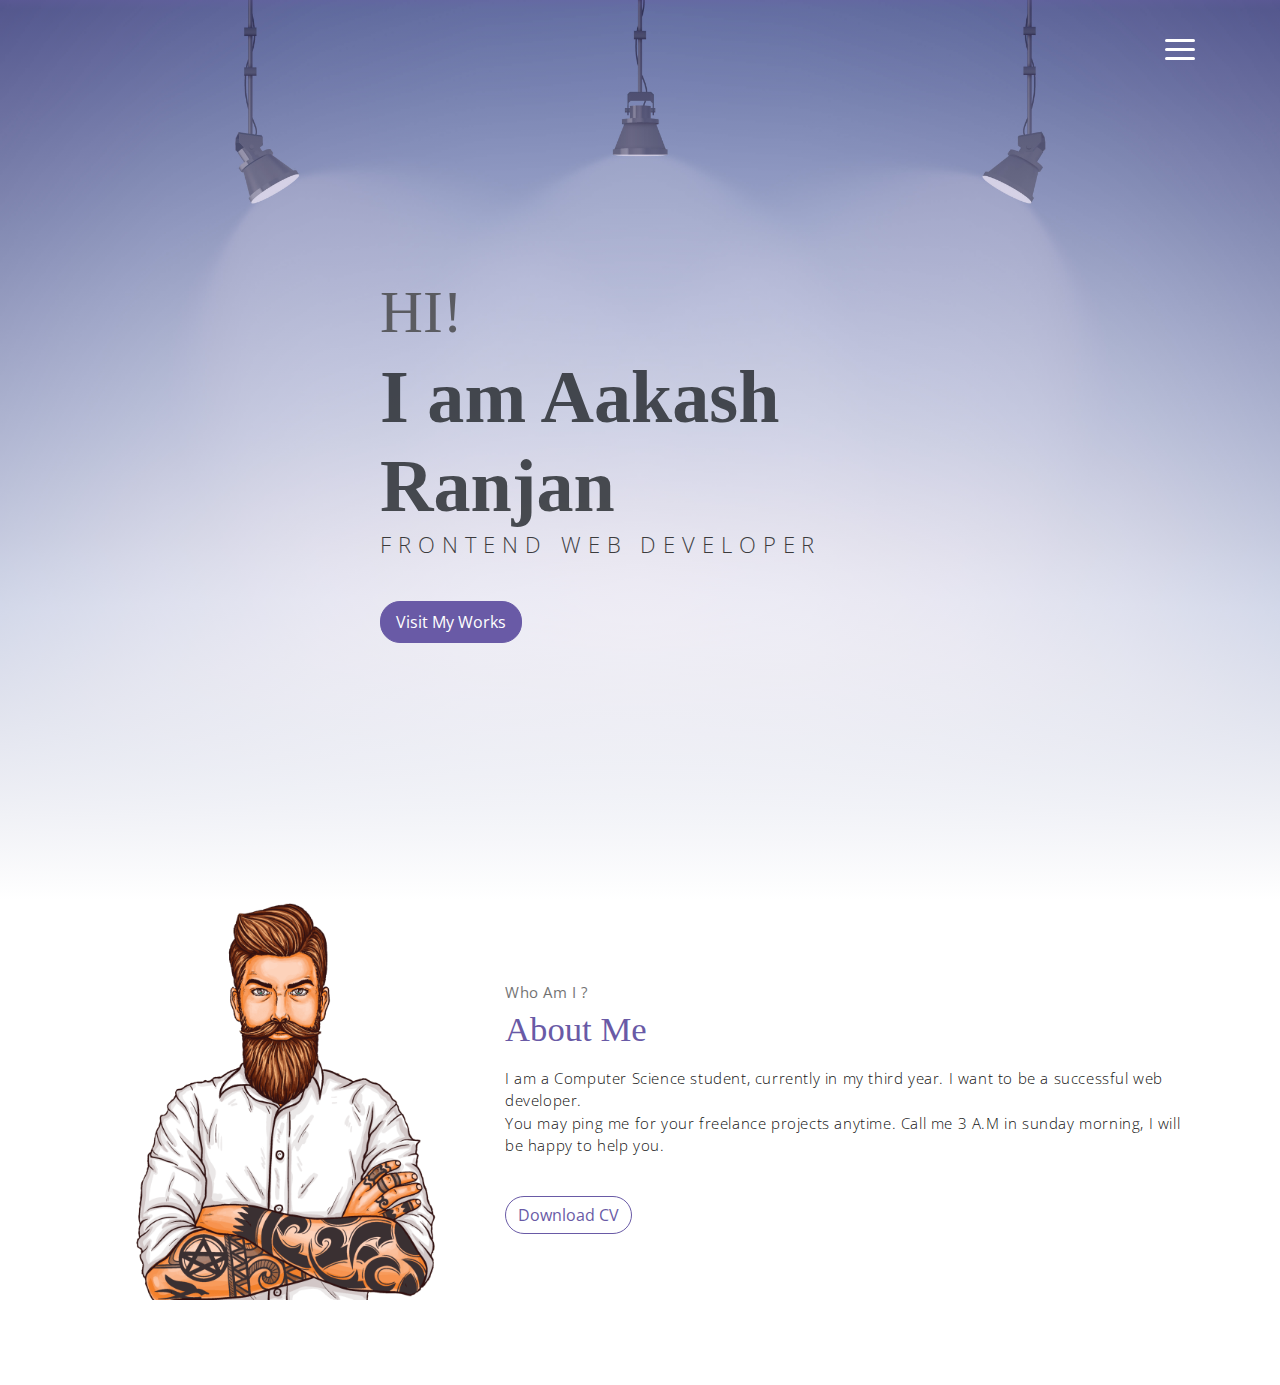
<file: index (2).html>
<!DOCTYPE html>
<html lang="en">
<head>
    <link rel = "icon" href = "images/logo.png" type = "image/x-icon"> 
	<meta charset="utf-8">
    <meta name="viewport" content="width=device-width, initial-scale=1, shrink-to-fit=no">
    <meta name="description" content="Start your development with Meyawo landing page.">
    <meta name="author" content="Devcrud">
    <title>Portfolio website</title>
    <!-- font icons -->
    <link rel="stylesheet" href="assets/vendors/themify-icons/css/themify-icons.css">
	<link rel="stylesheet" href="assets/css/meyawo.css">
</head>
<body data-spy="scroll" data-target=".navbar" data-offset="40" id="home">

    <!-- Page Navbar -->
    <nav class="custom-navbar" data-spy="affix" data-offset-top="20">
        <div class="container">
            <a class="logo" href="#"></a>         
            <ul class="nav">
                <li class="item">
                    <a class="link" href="#home">Home</a>
                </li>
                <li class="item">
                    <a class="link" href="#about">About</a>
                </li>
                <li class="item">
                    <a class="link" href="#portfolio">Portfolio</a>
                </li>
                <li class="item">
                    <a class="link" href="#testmonial">Testmonial</a>
                </li>
                <li class="item">
                    <a class="link" href="#blog">Blog</a>
                </li>
                <li class="item">
                    <a class="link" href="#contact">Contact</a>
                </li>
                <li class="item ml-md-3">
                    <a href="components.html" class="btn btn-primary">Components</a>
                </li>
            </ul>
            <a href="javascript:void(0)" id="nav-toggle" class="hamburger hamburger--elastic">
                <div class="hamburger-box">
                  <div class="hamburger-inner"></div>
                </div>
            </a>
        </div>          
    </nav><!-- End of Page Navbar -->

    <!-- page header -->
    <header id="home" class="header">
        <div class="overlay"></div>
        <div class="header-content container">
            <h1 class="header-title">
                <span class="up">HI!</span>
                <span class="down">I am Aakash Ranjan</span>
            </h1>
            <p class="header-subtitle">FRONTEND WEB DEVELOPER</p>            

            <button class="btn btn-primary">Visit My Works</button>
        </div>              
    </header><!-- end of page header -->

    <!-- about section -->
    <section class="section pt-0" id="about">
        <!-- container -->
        <div class="container text-center">
            <!-- about wrapper -->
            <div class="about">
                <div class="about-img-holder">
                    <img src="assets/imgs/man.png" class="about-img" alt="Download free bootstrap 4 landing page, free boootstrap 4 templates, Download free bootstrap 4.1 landing page, free boootstrap 4.1.1 templates, meyawo Landing page">
                </div>
                <div class="about-caption">
                    <p class="section-subtitle">Who Am I ?</p>
                    <h2 class="section-title mb-3">About Me</h2>
                    <p>
                        I am a Computer Science student, currently in my third year. I want to be a successful web developer. 
                        <br>You may ping me for your freelance projects anytime.
                        Call me 3 A.M in sunday morning, I will be happy to help you.             
                    </p>
                    <button class="btn-rounded btn btn-outline-primary mt-4">Download CV</button>
                </div>              
            </div><!-- end of about wrapper -->
        </div><!-- end of container -->
    </section> <!-- end of about section -->

   

	<!-- core  -->
    <script src="assets/vendors/jquery/jquery-3.4.1.js"></script>
    <script src="assets/vendors/bootstrap/bootstrap.bundle.js"></script>

    <!-- bootstrap 3 affix -->
	<script src="assets/vendors/bootstrap/bootstrap.affix.js"></script>

    <!-- Meyawo js -->
    <script src="assets/js/meyawo.js"></script>

</body>
</html>
</file>
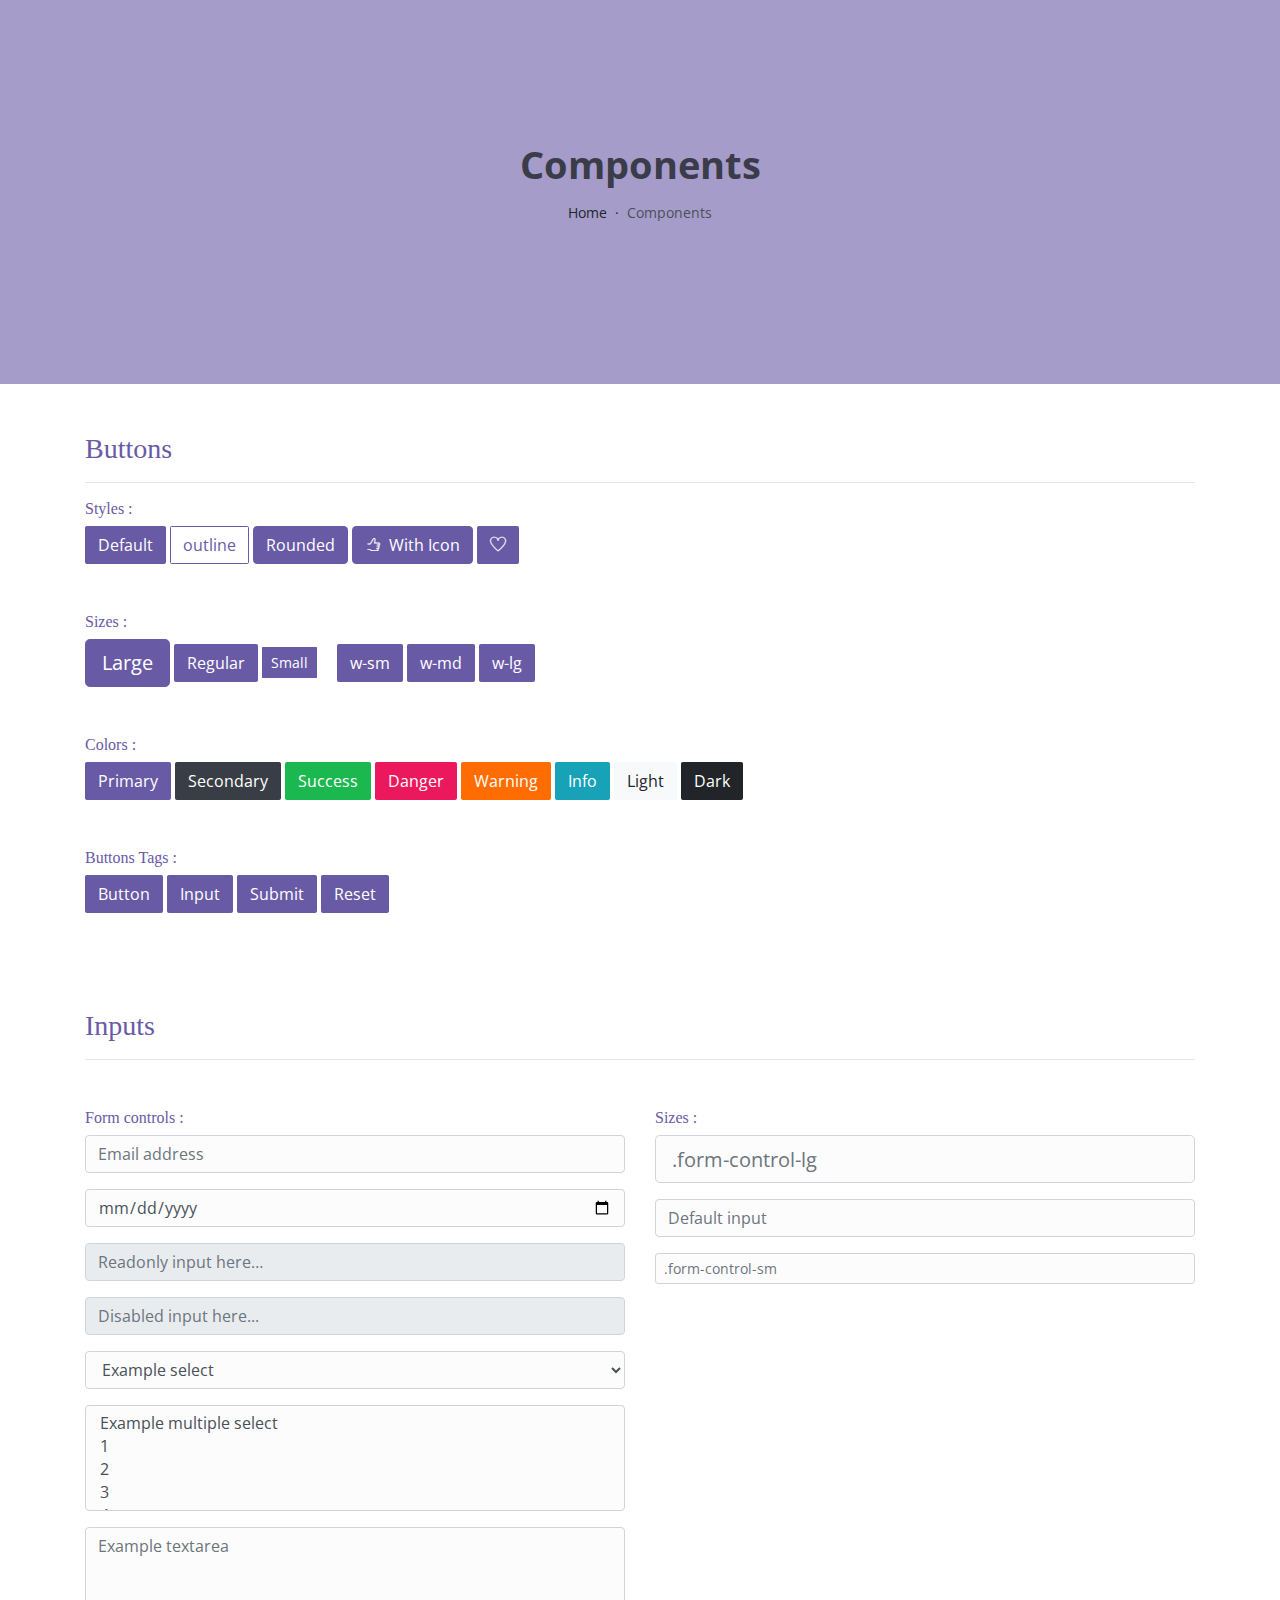
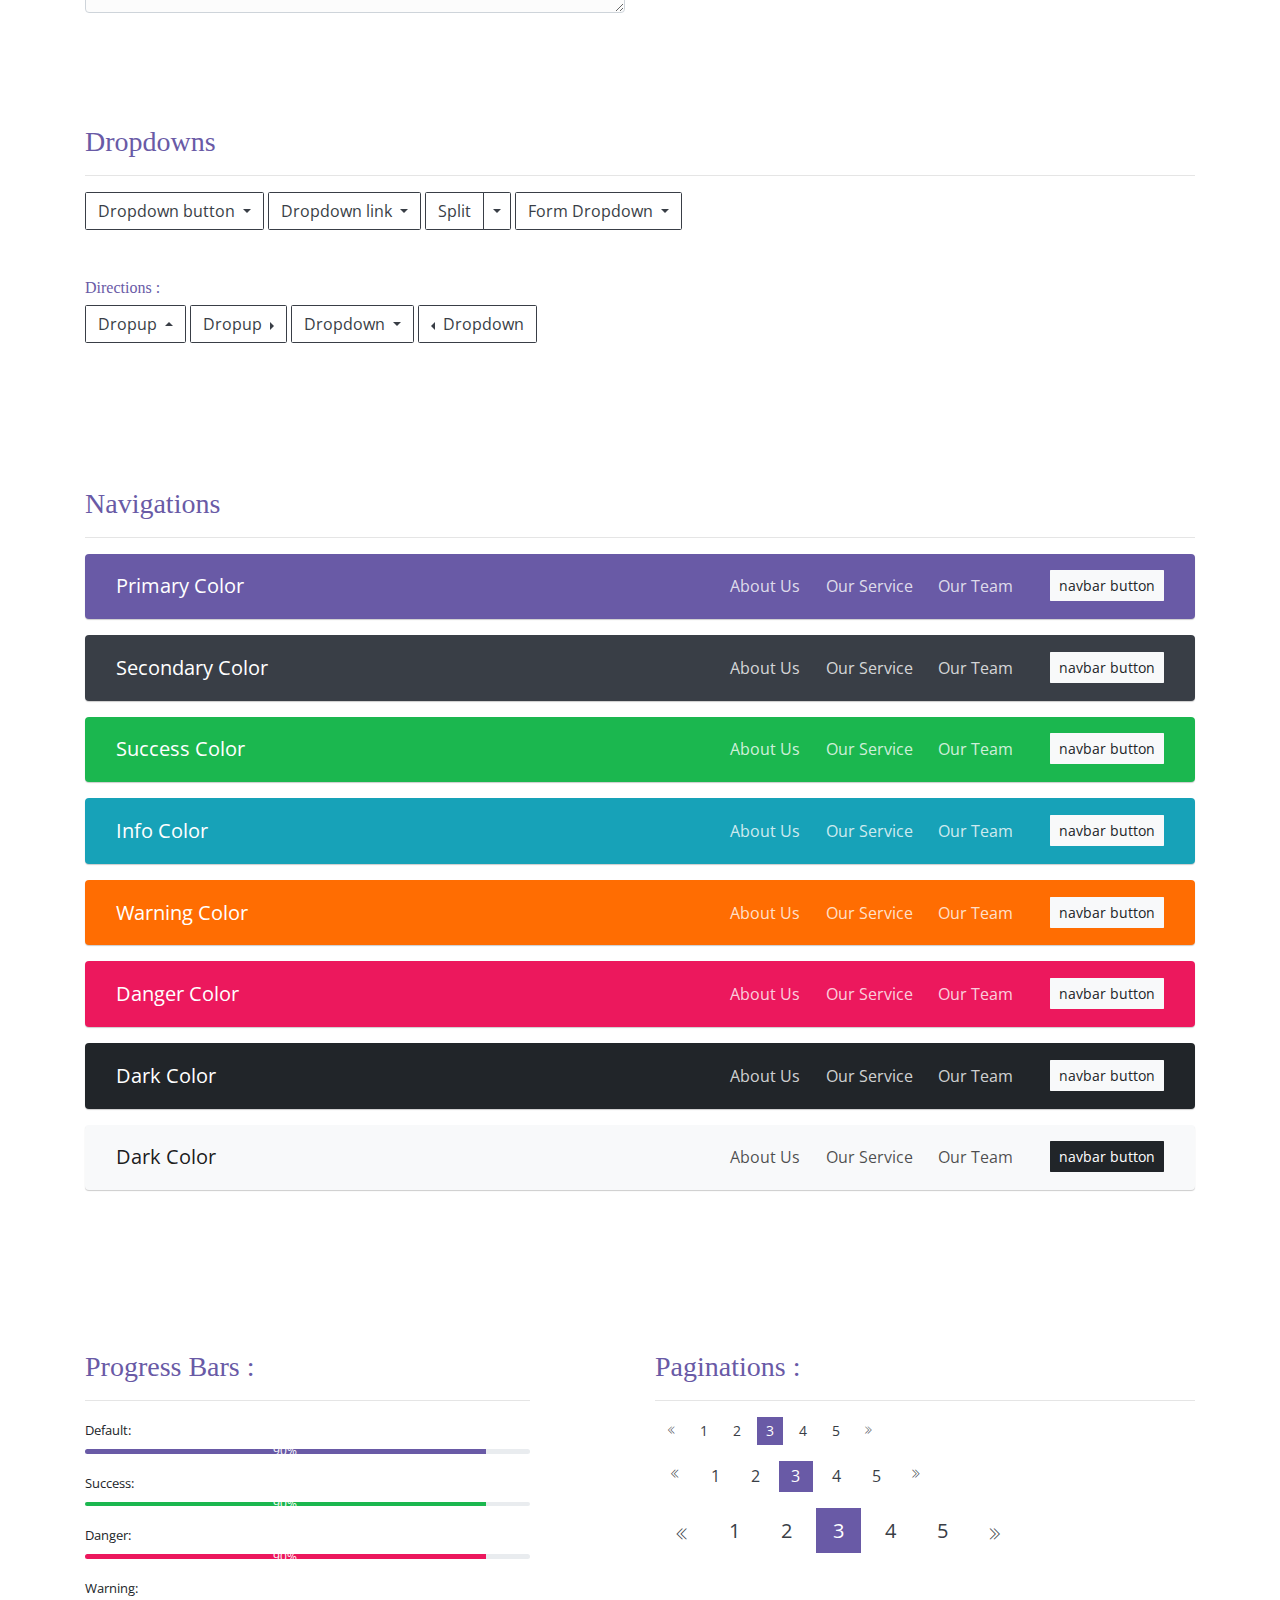
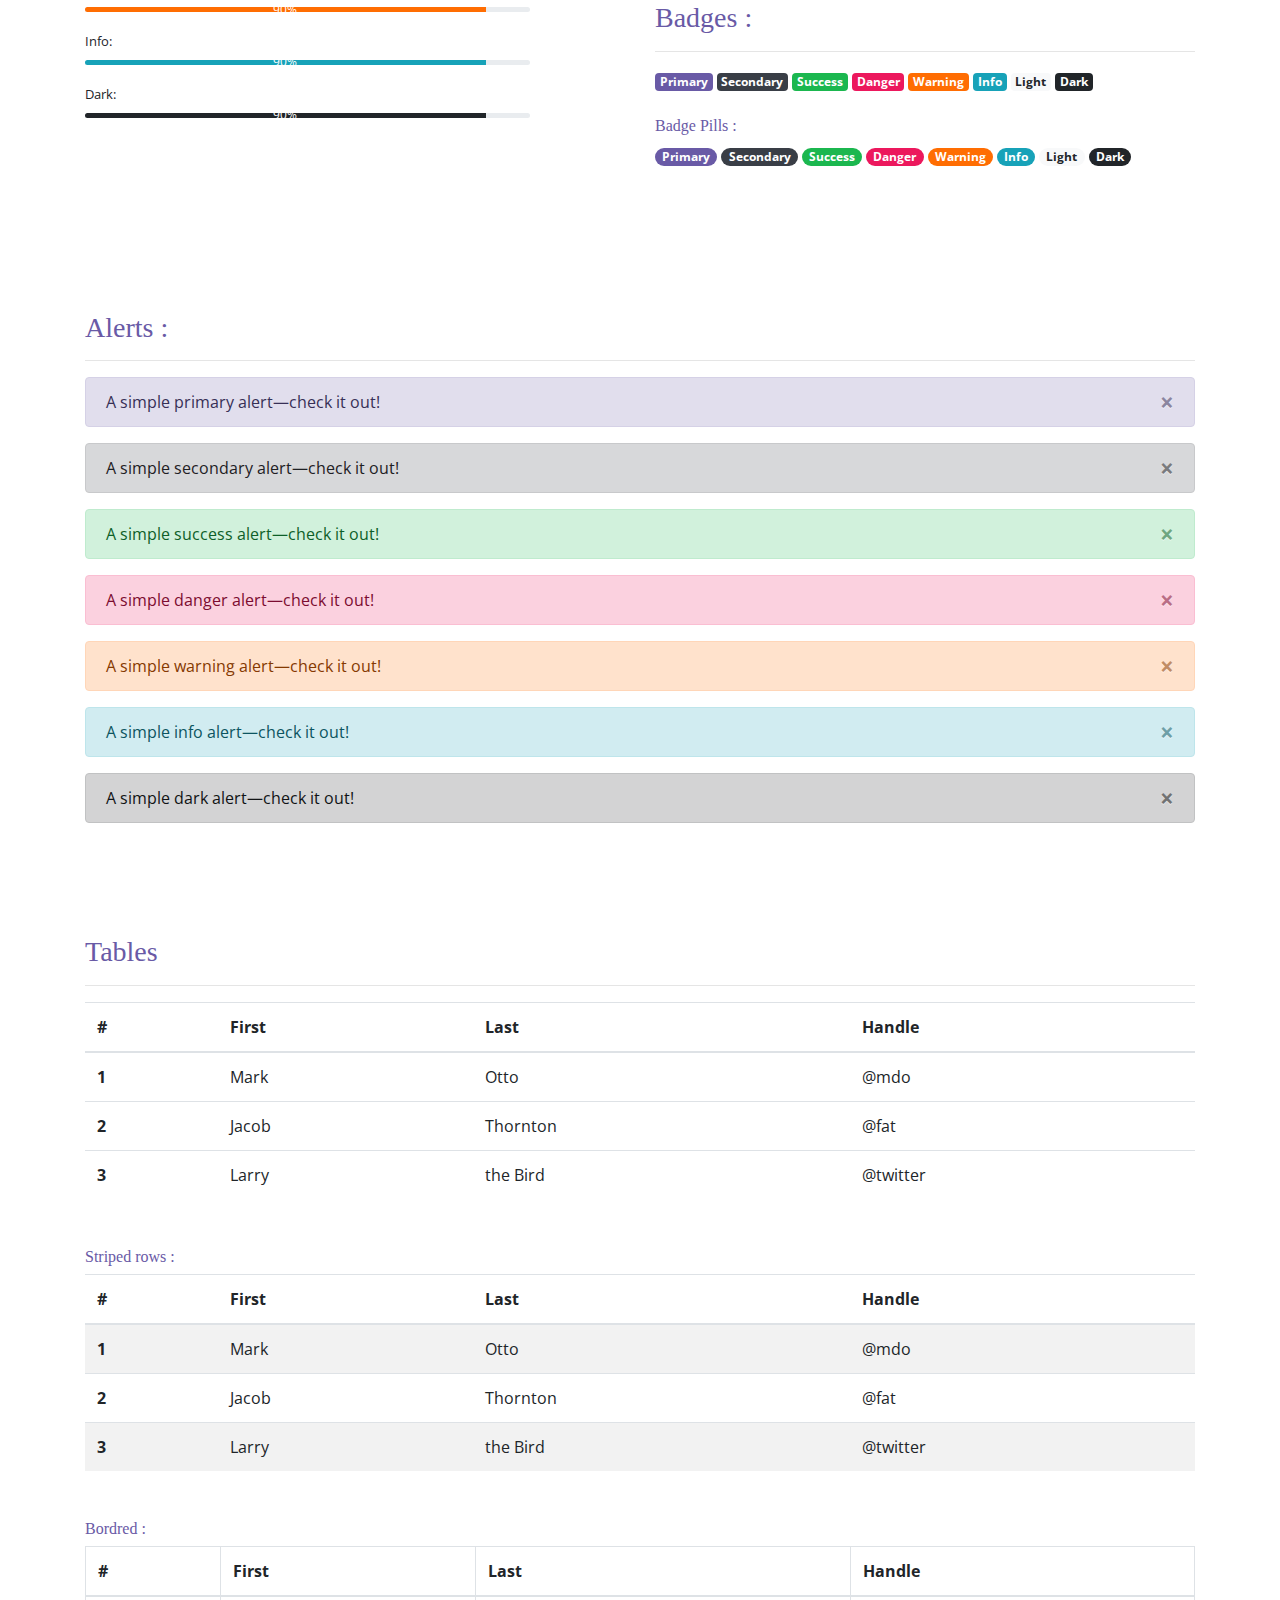
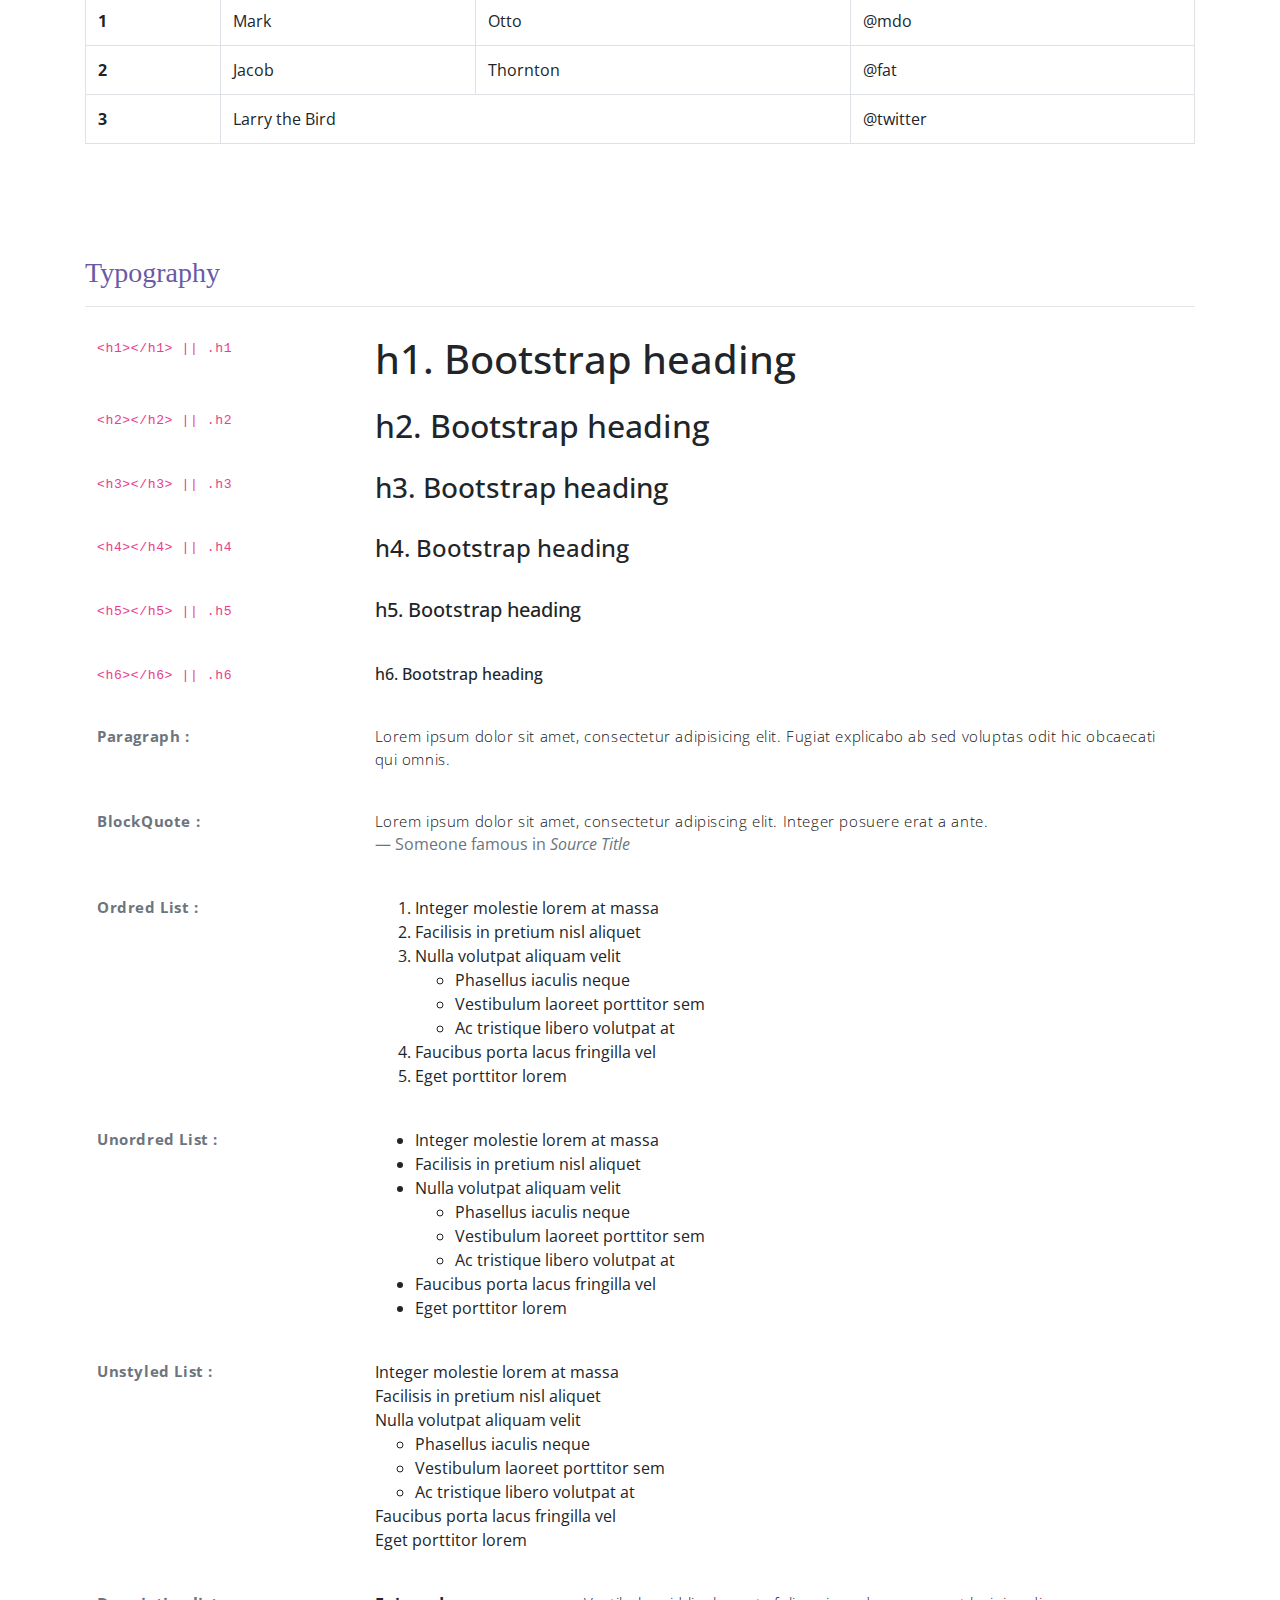
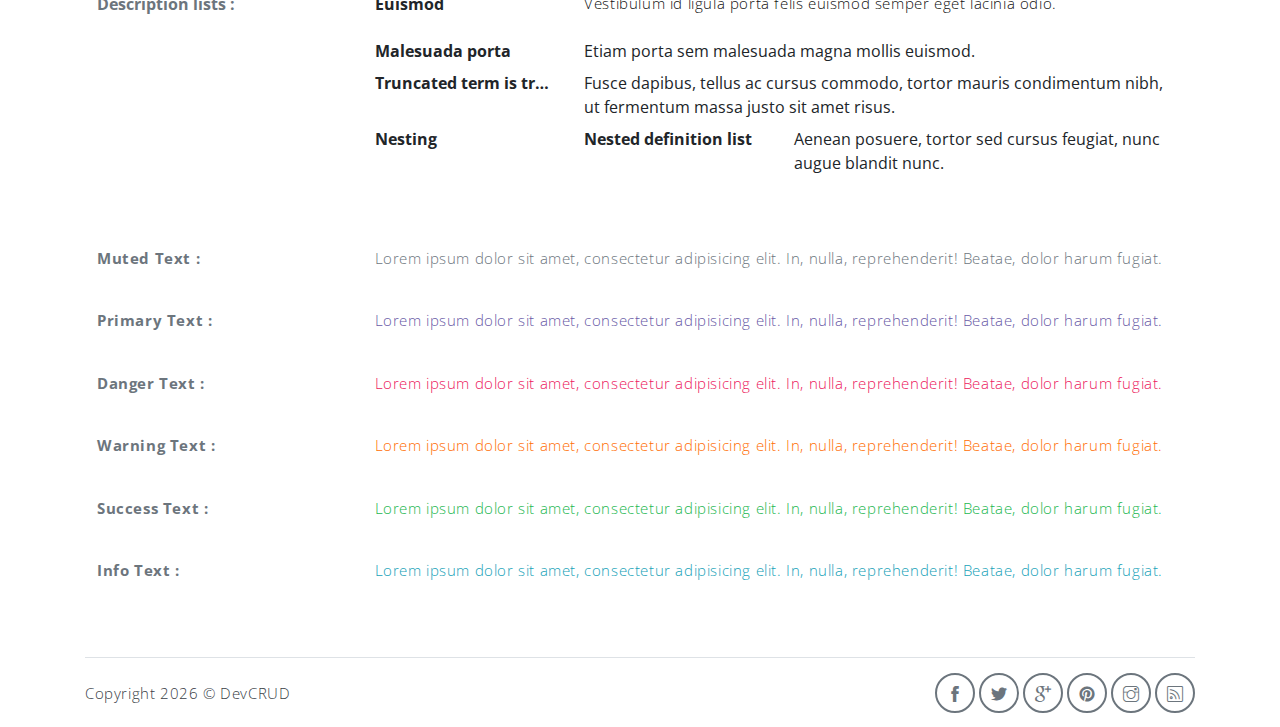
<file: portfolio/public_html/components.html>
<!DOCTYPE html>
<html lang="en">
<head>
   <meta charset="utf-8">
   <meta name="viewport" content="width=device-width, initial-scale=1, shrink-to-fit=no">
   <meta name="description" content="Start your development with Meyawo landing page.">
   <meta name="author" content="Devcrud">
   <title>Meyawo Landing page | Components</title>
   <!-- font icons -->
   <link rel="stylesheet" href="assets/vendors/themify-icons/css/themify-icons.css">
   <!-- Bootstrap + Steller  -->
   <link rel="stylesheet" href="assets/css/meyawo.css">
  
</head>
<body>

   <!-- Page Header -->
   <header class="header header-mini"> 
      <div class="header-title">Components</div> 
      <nav aria-label="breadcrumb">
         <ol class="breadcrumb">
            <li class="breadcrumb-item"><a href="/">Home</a></li>
            <li class="breadcrumb-item active" aria-current="page">Components</li>
         </ol>
      </nav>
   </header> <!-- End Of Page Header -->

   <!-- main content -->
   <div class="container">

      <!-- Buttons -->
      <h3 class="mt-5">Buttons</h3>
      <hr>
      <h6 class="section-secondary-title">Styles :</h6>
      <button class="btn btn-primary">Default</button>
      <button class="btn btn-outline-primary">outline</button>
      <button class="btn btn-primary rounded">Rounded</button>
      <button class="btn btn-primary rounded"><i class="ti-thumb-up pr-1"></i> With Icon</button>
      <button class="btn btn-primary circle"><i class="ti-heart"></i></button>

      <h6 class="section-secondary-title mt-5">Sizes :</h6>
      <button class="btn btn-primary btn-lg">Large</button>
      <button class="btn btn-primary ">Regular</button>
      <button class="btn btn-primary btn-sm">Small</button>
      <button class="btn btn-primary w-sm ml-3">w-sm</button>
      <button class="btn btn-primary w-md">w-md</button>
      <button class="btn btn-primary w-lg">w-lg</button>

      <h6 class="section-secondary-title mt-5">Colors :</h6>          
      <button type="button" class="btn btn-primary">Primary</button>
      <button type="button" class="btn btn-secondary">Secondary</button>
      <button type="button" class="btn btn-success">Success</button>
      <button type="button" class="btn btn-danger">Danger</button>
      <button type="button" class="btn btn-warning">Warning</button>
      <button type="button" class="btn btn-info">Info</button>
      <button type="button" class="btn btn-light">Light</button>
      <button type="button" class="btn btn-dark">Dark</button>

      <h6 class="section-secondary-title mt-5">Buttons Tags :</h6>
      <button class="btn btn-primary" type="submit">Button</button>
      <input class="btn btn-primary" type="button" value="Input">
      <input class="btn btn-primary" type="submit" value="Submit">
      <input class="btn btn-primary" type="reset" value="Reset">
      
      <!-- devider -->
      <div class="py-5"></div>

      <!-- Inputs -->
      <h3>Inputs</h3>
      <hr>
      <div class="row mt-5">
         <div class="col-md-6">
            <h6 class="section-secondary-title">Form controls :</h6>        
            <div class="form-group">
               <input type="email" class="form-control" id="exampleFormControlInput1" placeholder="Email address">
            </div>
            <div class="form-group">
               <input type="date" class="form-control" id="exampleFormControlInput1" placeholder="Date">
            </div>
            <div class="form-group">
               <input class="form-control" type="text" placeholder="Readonly input here…" readonly>
            </div>
            <div class="form-group">
               <input class="form-control" id="disabledInput" type="text" placeholder="Disabled input here..." disabled>
            </div>
            <div class="form-group">
               <select class="form-control" id="exampleFormControlSelect1">
                  <option>Example select</option>
                  <option>1</option>
                  <option>2</option>
                  <option>3</option>
                  <option>4</option>
                  <option>5</option>
               </select>
            </div>
            <div class="form-group">
               <select multiple class="form-control" id="exampleFormControlSelect2">
                  <option>Example multiple select</option>
                  <option>1</option>
                  <option>2</option>
                  <option>3</option>
                  <option>4</option>
                  <option>5</option>
               </select>
            </div>
            <div class="form-group">
               <textarea class="form-control" id="exampleFormControlTextarea1" rows="3" placeholder="Example textarea"></textarea>
            </div>
         </div>
         <div class="col-md-6">
            <h6 class="section-secondary-title">Sizes :</h6>    
            <div class="form-group">
               <input class="form-control form-control-lg" type="text" placeholder=".form-control-lg">             
            </div>
            <div class="form-group">
               <input class="form-control" type="text" placeholder="Default input">
            </div>
            <div class="form-group">
               <input class="form-control form-control-sm" type="text" placeholder=".form-control-sm"> 
            </div>
         </div>
      </div> <!-- end of inputs -->   

      <!-- devider -->
      <div class="py-5"></div>             

      <!-- Dropdowns -->
      <h3 class="components-section-title font-weight-normal">Dropdowns</h3>
      <hr>
      <div class="dropdown d-inline-block">
         <button class="btn btn-outline-secondary dropdown-toggle" type="button" id="dropdownMenuButton" data-toggle="dropdown" aria-haspopup="true" aria-expanded="false">
         Dropdown button
         </button>
         <div class="dropdown-menu" aria-labelledby="dropdownMenuButton">
         <a class="dropdown-item" href="#">Action</a>
         <a class="dropdown-item" href="#">Another action</a>
         <a class="dropdown-item" href="#">Something else here</a>
         </div>
      </div>
      <div class="dropdown d-inline-block">
         <a class="btn btn-outline-secondary dropdown-toggle" href="#" role="button" id="dropdownMenuLink" data-toggle="dropdown" aria-haspopup="true" aria-expanded="false">
            Dropdown link
         </a>
         <div class="dropdown-menu" aria-labelledby="dropdownMenuLink">
            <a class="dropdown-item" href="#">Action</a>
            <a class="dropdown-item" href="#">Another action</a>
            <a class="dropdown-item" href="#">Something else here</a>
         </div>
      </div>
      <div class="btn-group">
         <button type="button" class="btn btn-outline-secondary">Split</button>
         <button type="button" class="btn btn-outline-secondary dropdown-toggle dropdown-toggle-split" data-toggle="dropdown" aria-haspopup="true" aria-expanded="false">
         <span class="sr-only">Toggle Dropdown</span>
         </button>
         <div class="dropdown-menu">
            <a class="dropdown-item" href="#">Action</a>
            <a class="dropdown-item" href="#">Another action</a>
            <a class="dropdown-item" href="#">Something else here</a>
            <div class="dropdown-divider"></div>
            <a class="dropdown-item" href="#">Separated link</a>
         </div>
      </div>
      <div class="btn-group">
         <button class="btn btn-outline-secondary dropdown-toggle" type="button" id="dropdownMenuButton" data-toggle="dropdown" aria-haspopup="true" aria-expanded="false">
            Form Dropdown
         </button>
         <div class="dropdown-menu form">
            <form class="px-4 py-3">
               <div class="form-group">
                  <input type="email" class="form-control" id="exampleDropdownFormEmail1" placeholder="email@example.com">
               </div>
               <div class="form-group">
                  <input type="password" class="form-control" id="exampleDropdownFormPassword1" placeholder="Password">
               </div>
               <div class="form-check mb-3">
                  <input type="checkbox" class="form-check-input" id="dropdownCheck">
                  <label class="form-check-label" for="dropdownCheck">
                     Remember me
                  </label>
               </div>
               <button type="submit" class="btn btn-primary btn-block">Sign in</button>
            </form>
            <div class="dropdown-divider"></div>
            <a class="dropdown-item" href="#"><small>New around here? Sign up</small></a>
            <a class="dropdown-item" href="#"><small>Forgot password?</small></a>
         </div>
      </div>       
      <h6 class="section-secondary-title mt-5">Directions :</h6>  
      <div class="btn-group dropup">
         <button type="button" class="btn btn-outline-secondary dropdown-toggle" data-toggle="dropdown" aria-haspopup="true" aria-expanded="false">
            Dropup
         </button>
         <div class="dropdown-menu">
            <a class="dropdown-item" href="#">Action</a>
            <a class="dropdown-item" href="#">Another action</a>
            <a class="dropdown-item" href="#">Something else here</a>
            <div class="dropdown-divider"></div>
            <a class="dropdown-item" href="#">Separated link</a>
         </div>
      </div>
      <div class="btn-group dropright">
         <button type="button" class="btn btn-outline-secondary dropdown-toggle" data-toggle="dropdown" aria-haspopup="true" aria-expanded="false">
            Dropup
         </button>
         <div class="dropdown-menu">
            <a class="dropdown-item" href="#">Action</a>
            <a class="dropdown-item" href="#">Another action</a>
            <a class="dropdown-item" href="#">Something else here</a>
            <div class="dropdown-divider"></div>
            <a class="dropdown-item" href="#">Separated link</a>
         </div>
      </div>
      <div class="btn-group">
         <button type="button" class="btn btn-outline-secondary dropdown-toggle" data-toggle="dropdown" aria-haspopup="true" aria-expanded="false">
            Dropdown
         </button>
         <div class="dropdown-menu">
            <a class="dropdown-item" href="#">Action</a>
            <a class="dropdown-item" href="#">Another action</a>
            <a class="dropdown-item" href="#">Something else here</a>
            <div class="dropdown-divider"></div>
            <a class="dropdown-item" href="#">Separated link</a>
         </div>
      </div>
      <div class="btn-group dropleft">
         <button type="button" class="btn btn-outline-secondary dropdown-toggle" data-toggle="dropdown" aria-haspopup="true" aria-expanded="false">
            Dropdown
         </button>
         <div class="dropdown-menu">
            <a class="dropdown-item" href="#">Action</a>
            <a class="dropdown-item" href="#">Another action</a>
            <a class="dropdown-item" href="#">Something else here</a>
            <div class="dropdown-divider"></div>
            <a class="dropdown-item" href="#">Separated link</a>
         </div>
      </div> <!-- end of Dropdowns -->  

      <!-- devider -->
      <div class="py-5"></div>   

      <!-- navbars -->
      <h3 class="components-section-title font-weight-normal mt-5">Navigations</h3>
      <hr>
      <nav class="navbar navbar-expand-sm navbar-dark bg-primary rounded shadow mb-3">
         <div class="container">
            <a class="navbar-brand" href="#">Primary Color</a>
            <button class="navbar-toggler ml-auto" type="button" data-toggle="collapse" data-target="#navbarSupportedContent" aria-controls="navbarSupportedContent" aria-expanded="false" aria-label="Toggle navigation">
            <span class="navbar-toggler-icon"></span>
            </button>
            <div class="collapse navbar-collapse" id="navbarSupportedContent">
               <ul class="navbar-nav ml-auto"> 
                  <li class="nav-item">
                     <a class="nav-link" href="#about">About Us</a>
                  </li>
                  <li class="nav-item">
                     <a class="nav-link" href="#service">Our Service</a>
                  </li>
                  <li class="nav-item">
                     <a class="nav-link" href="#team">Our Team</a>
                  </li>
                  <li class="nav-item">
                     <a href="#book-table" class="ml-4 mt-1 btn btn-light btn-sm">navbar button</a>
                  </li>
               </ul>                       
            </div>
         </div>
      </nav>
      <nav class="navbar navbar-expand-sm navbar-dark bg-secondary rounded shadow mb-3">
         <div class="container">
            <a class="navbar-brand" href="#">Secondary Color</a>
            <button class="navbar-toggler ml-auto" type="button" data-toggle="collapse" data-target="#navbarSupportedContent" aria-controls="navbarSupportedContent" aria-expanded="false" aria-label="Toggle navigation">
            <span class="navbar-toggler-icon"></span>
            </button>
            <div class="collapse navbar-collapse" id="navbarSupportedContent">
               <ul class="navbar-nav ml-auto"> 
                  <li class="nav-item">
                     <a class="nav-link" href="#about">About Us</a>
                  </li>
                  <li class="nav-item">
                     <a class="nav-link" href="#service">Our Service</a>
                  </li>
                  <li class="nav-item">
                     <a class="nav-link" href="#team">Our Team</a>
                  </li>
                  <li class="nav-item">
                     <a href="#book-table" class="ml-4 mt-1 btn btn-light btn-sm">navbar button</a>
                  </li>
               </ul>                       
            </div>
         </div>
      </nav>
      <nav class="navbar navbar-expand-sm navbar-dark bg-success rounded shadow mb-3">
         <div class="container">
            <a class="navbar-brand" href="#">Success Color</a>
            <button class="navbar-toggler ml-auto" type="button" data-toggle="collapse" data-target="#navbarSupportedContent" aria-controls="navbarSupportedContent" aria-expanded="false" aria-label="Toggle navigation">
            <span class="navbar-toggler-icon"></span>
            </button>
            <div class="collapse navbar-collapse" id="navbarSupportedContent">
               <ul class="navbar-nav ml-auto"> 
                  <li class="nav-item">
                     <a class="nav-link" href="#about">About Us</a>
                  </li>
                  <li class="nav-item">
                     <a class="nav-link" href="#service">Our Service</a>
                  </li>
                  <li class="nav-item">
                     <a class="nav-link" href="#team">Our Team</a>
                  </li>
                  <li class="nav-item">
                     <a href="#book-table" class="ml-4 mt-1 btn btn-light btn-sm">navbar button</a>
                  </li>
               </ul>                       
            </div>
         </div>
      </nav>
      <nav class="navbar navbar-expand-sm navbar-dark bg-info rounded shadow mb-3">
         <div class="container">
            <a class="navbar-brand" href="#">Info Color</a>
            <button class="navbar-toggler ml-auto" type="button" data-toggle="collapse" data-target="#navbarSupportedContent" aria-controls="navbarSupportedContent" aria-expanded="false" aria-label="Toggle navigation">
            <span class="navbar-toggler-icon"></span>
            </button>
            <div class="collapse navbar-collapse" id="navbarSupportedContent">
               <ul class="navbar-nav ml-auto"> 
                  <li class="nav-item">
                     <a class="nav-link" href="#about">About Us</a>
                  </li>
                  <li class="nav-item">
                     <a class="nav-link" href="#service">Our Service</a>
                  </li>
                  <li class="nav-item">
                     <a class="nav-link" href="#team">Our Team</a>
                  </li>
                  <li class="nav-item">
                     <a href="#book-table" class="ml-4 mt-1 btn btn-light btn-sm">navbar button</a>
                  </li>
               </ul>                       
            </div>
         </div>
      </nav>
      <nav class="navbar navbar-expand-sm navbar-dark bg-warning rounded shadow mb-3">
         <div class="container">
            <a class="navbar-brand" href="#">Warning Color</a>
            <button class="navbar-toggler ml-auto" type="button" data-toggle="collapse" data-target="#navbarSupportedContent" aria-controls="navbarSupportedContent" aria-expanded="false" aria-label="Toggle navigation">
            <span class="navbar-toggler-icon"></span>
            </button>
            <div class="collapse navbar-collapse" id="navbarSupportedContent">
               <ul class="navbar-nav ml-auto"> 
                  <li class="nav-item">
                     <a class="nav-link" href="#about">About Us</a>
                  </li>
                  <li class="nav-item">
                     <a class="nav-link" href="#service">Our Service</a>
                  </li>
                  <li class="nav-item">
                     <a class="nav-link" href="#team">Our Team</a>
                  </li>
                  <li class="nav-item">
                     <a href="#book-table" class="ml-4 mt-1 btn btn-light btn-sm">navbar button</a>
                  </li>
               </ul>                       
            </div>
         </div>
      </nav>
      <nav class="navbar navbar-expand-sm navbar-dark bg-danger rounded shadow mb-3">
         <div class="container">
            <a class="navbar-brand" href="#">Danger Color</a>
            <button class="navbar-toggler ml-auto" type="button" data-toggle="collapse" data-target="#navbarSupportedContent" aria-controls="navbarSupportedContent" aria-expanded="false" aria-label="Toggle navigation">
            <span class="navbar-toggler-icon"></span>
            </button>
            <div class="collapse navbar-collapse" id="navbarSupportedContent">
               <ul class="navbar-nav ml-auto"> 
                  <li class="nav-item">
                     <a class="nav-link" href="#about">About Us</a>
                  </li>
                  <li class="nav-item">
                     <a class="nav-link" href="#service">Our Service</a>
                  </li>
                  <li class="nav-item">
                     <a class="nav-link" href="#team">Our Team</a>
                  </li>
                  <li class="nav-item">
                     <a href="#book-table" class="ml-4 mt-1 btn btn-light btn-sm">navbar button</a>
                  </li>
               </ul>                       
            </div>
         </div>
      </nav>
      <nav class="navbar navbar-expand-sm navbar-dark bg-dark rounded shadow mb-3">
         <div class="container">
            <a class="navbar-brand" href="#">Dark Color</a>
            <button class="navbar-toggler ml-auto" type="button" data-toggle="collapse" data-target="#navbarSupportedContent" aria-controls="navbarSupportedContent" aria-expanded="false" aria-label="Toggle navigation">
            <span class="navbar-toggler-icon"></span>
            </button>
            <div class="collapse navbar-collapse" id="navbarSupportedContent">
               <ul class="navbar-nav ml-auto"> 
                  <li class="nav-item">
                     <a class="nav-link" href="#about">About Us</a>
                  </li>
                  <li class="nav-item">
                     <a class="nav-link" href="#service">Our Service</a>
                  </li>
                  <li class="nav-item">
                     <a class="nav-link" href="#team">Our Team</a>
                  </li>
                  <li class="nav-item">
                     <a href="#book-table" class="ml-4 mt-1 btn btn-light btn-sm">navbar button</a>
                  </li>
               </ul>                       
            </div>
         </div>
      </nav>
      <nav class="navbar navbar-expand-sm navbar-light bg-light rounded shadow mb-3">
         <div class="container">
            <a class="navbar-brand" href="#">Dark Color</a>
            <button class="navbar-toggler ml-auto" type="button" data-toggle="collapse" data-target="#navbarSupportedContent" aria-controls="navbarSupportedContent" aria-expanded="false" aria-label="Toggle navigation">
            <span class="navbar-toggler-icon"></span>
            </button>
            <div class="collapse navbar-collapse" id="navbarSupportedContent">
               <ul class="navbar-nav ml-auto"> 
                  <li class="nav-item">
                     <a class="nav-link" href="#about">About Us</a>
                  </li>
                  <li class="nav-item">
                     <a class="nav-link" href="#service">Our Service</a>
                  </li>
                  <li class="nav-item">
                     <a class="nav-link" href="#team">Our Team</a>
                  </li>
                  <li class="nav-item">
                     <a href="#book-table" class="ml-4 mt-1 btn btn-dark btn-sm">navbar button</a>
                  </li>
               </ul>                       
            </div>
         </div>
      </nav>
      <!-- End of navbars -->

      <!-- devider -->
      <div class="py-5"></div>   
      
      <!-- progress bars -->
      <div class="row justify-content-between">
         <div class="col-md-5">
            <h3 class="components-section-title font-weight-normal mt-5">Progress Bars :</h3>
            <hr>
            <small>Default: </small>
            <div class="progress mt-2 mb-3">
               <div class="progress-bar" role="progressbar" style="width: 90%" aria-valuenow="25" aria-valuemin="0" aria-valuemax="100"><span>90%</span></div>
            </div>
            <small>Success:</small>
            <div class="progress mt-2 mb-3">
               <div class="progress-bar bg-success" role="progressbar" style="width: 90%" aria-valuenow="25" aria-valuemin="0" aria-valuemax="100"><span>90%</span></div>
            </div>
            <small>Danger:</small>
            <div class="progress mt-2 mb-3">
               <div class="progress-bar bg-danger" role="progressbar" style="width: 90%" aria-valuenow="25" aria-valuemin="0" aria-valuemax="100"><span>90%</span></div>
            </div>
            <small>Warning:</small>
            <div class="progress mt-2 mb-3">
               <div class="progress-bar bg-warning" role="progressbar" style="width: 90%" aria-valuenow="25" aria-valuemin="0" aria-valuemax="100"><span>90%</span></div>
            </div>
            <small>Info:</small>
            <div class="progress mt-2 mb-3">
               <div class="progress-bar bg-info" role="progressbar" style="width: 90%" aria-valuenow="25" aria-valuemin="0" aria-valuemax="100"><span>90%</span></div>
            </div>
            <small>Dark:</small>
            <div class="progress mt-2 mb-3">
               <div class="progress-bar bg-dark" role="progressbar" style="width: 90%" aria-valuenow="25" aria-valuemin="0" aria-valuemax="100"><span>90%</span></div>
            </div>
         </div>
         <div class="col-md-6">
            <h3 class="components-section-title font-weight-normal mt-5">Paginations :</h3>
            <hr>
            <nav aria-label="Page navigation example">
               <ul class="pagination pagination-sm">
                  <li class="page-item"><a class="page-link" href="#"><i class="ti-angle-double-left"></i></a></li>
                  <li class="page-item"><a class="page-link" href="#">1</a></li>
                  <li class="page-item"><a class="page-link" href="#">2</a></li>
                  <li class="page-item active"><a class="page-link" href="#">3</a></li>
                  <li class="page-item"><a class="page-link" href="#">4</a></li>
                  <li class="page-item"><a class="page-link" href="#">5</a></li>
                  <li class="page-item"><a class="page-link" href="#"><i class="ti-angle-double-right"></i></a></li>
               </ul>
            </nav>
            <nav aria-label="Page navigation example">
               <ul class="pagination">
               <li class="page-item"><a class="page-link" href="#"><i class="ti-angle-double-left"></i></a></li>
                  <li class="page-item"><a class="page-link" href="#">1</a></li>
                  <li class="page-item"><a class="page-link" href="#">2</a></li>
                  <li class="page-item active"><a class="page-link" href="#">3</a></li>
                  <li class="page-item"><a class="page-link" href="#">4</a></li>
                  <li class="page-item"><a class="page-link" href="#">5</a></li>
                  <li class="page-item"><a class="page-link" href="#"><i class="ti-angle-double-right"></i></a></li>
               </ul>
            </nav>
            <nav aria-label="Page navigation example">
               <ul class="pagination pagination-lg">
                  <li class="page-item"><a class="page-link" href="#"><i class="ti-angle-double-left"></i></a></li>
                  <li class="page-item"><a class="page-link" href="#">1</a></li>
                  <li class="page-item"><a class="page-link" href="#">2</a></li>
                  <li class="page-item active"><a class="page-link" href="#">3</a></li>
                  <li class="page-item"><a class="page-link" href="#">4</a></li>
                  <li class="page-item"><a class="page-link" href="#">5</a></li>
                  <li class="page-item"><a class="page-link" href="#"><i class="ti-angle-double-right"></i></a></li>
               </ul>
            </nav>

            <!-- Badges -->
            <h3 class="components-section-title font-weight-normal mt-5">Badges :</h3>
            <hr>
            <span class="badge badge-primary">Primary</span>
            <span class="badge badge-secondary">Secondary</span>
            <span class="badge badge-success">Success</span>
            <span class="badge badge-danger">Danger</span>
            <span class="badge badge-warning">Warning</span>
            <span class="badge badge-info">Info</span>
            <span class="badge badge-light">Light</span>
            <span class="badge badge-dark">Dark</span>
            <h6 class="section-secondary-title mt-4 mb-2">Badge Pills :</h6>
            <span class="badge badge-pill badge-primary">Primary</span>
            <span class="badge badge-pill badge-secondary">Secondary</span>
            <span class="badge badge-pill badge-success">Success</span>
            <span class="badge badge-pill badge-danger">Danger</span>
            <span class="badge badge-pill badge-warning">Warning</span>
            <span class="badge badge-pill badge-info">Info</span>
            <span class="badge badge-pill badge-light">Light</span>
            <span class="badge badge-pill badge-dark">Dark</span>
         </div>
      </div> <!-- End of Progress bars -->

      <!-- devider -->
      <div class="py-5"></div>  

      <!-- Alerts -->
      <h3 class="components-section-title font-weight-normal mt-5">Alerts :</h3>
      <hr>
      <div class="alert alert-primary alert-dismissible fade show" role="alert">
         A simple primary alert—check it out!
         <button type="button" class="close" data-dismiss="alert" aria-label="Close">
            <span aria-hidden="true">&times;</span>
         </button>
      </div>
      <div class="alert alert-secondary alert-dismissible fade show" role="alert">
         A simple secondary alert—check it out!
         <button type="button" class="close" data-dismiss="alert" aria-label="Close">
            <span aria-hidden="true">&times;</span>
         </button>
      </div>
      <div class="alert alert-success alert-dismissible fade show" role="alert">
         A simple success alert—check it out!
         <button type="button" class="close" data-dismiss="alert" aria-label="Close">
            <span aria-hidden="true">&times;</span>
         </button>
      </div>
      <div class="alert alert-danger alert-dismissible fade show" role="alert">
         A simple danger alert—check it out!
         <button type="button" class="close" data-dismiss="alert" aria-label="Close">
            <span aria-hidden="true">&times;</span>
         </button>
      </div>
      <div class="alert alert-warning alert-dismissible fade show" role="alert">
         A simple warning alert—check it out!
         <button type="button" class="close" data-dismiss="alert" aria-label="Close">
            <span aria-hidden="true">&times;</span>
         </button>
      </div>
      <div class="alert alert-info alert-dismissible fade show" role="alert">
         A simple info alert—check it out!
         <button type="button" class="close" data-dismiss="alert" aria-label="Close">
            <span aria-hidden="true">&times;</span>
         </button>
      </div>
      <div class="alert alert-dark alert-dismissible fade show" role="alert">
         A simple dark alert—check it out!
         <button type="button" class="close" data-dismiss="alert" aria-label="Close">
            <span aria-hidden="true">&times;</span>
         </button>
      </div>
      <!-- end of alerts -->

      <!-- devider -->
      <div class="py-5"></div> 
   
      <!-- tables -->
      <h3 class="components-section-title">Tables</h3>
      <hr>
      <table class="table">
         <thead>
            <tr>
               <th scope="col">#</th>
               <th scope="col">First</th>
               <th scope="col">Last</th>
               <th scope="col">Handle</th>
            </tr>
         </thead>
         <tbody>
            <tr>
               <th scope="row">1</th>
               <td>Mark</td>
               <td>Otto</td>
               <td>@mdo</td>
            </tr>
            <tr>
               <th scope="row">2</th>
               <td>Jacob</td>
               <td>Thornton</td>
               <td>@fat</td>
            </tr>
            <tr>
               <th scope="row">3</th>
               <td>Larry</td>
               <td>the Bird</td>
               <td>@twitter</td>
            </tr>
         </tbody>
      </table>

      <h6 class="section-secondary-title mt-5">Striped rows :</h6>
      <table class="table table-striped">
         <thead>
            <tr>
               <th scope="col">#</th>
               <th scope="col">First</th>
               <th scope="col">Last</th>
               <th scope="col">Handle</th>
            </tr>
         </thead>
         <tbody>
            <tr>
               <th scope="row">1</th>
               <td>Mark</td>
               <td>Otto</td>
               <td>@mdo</td>
            </tr>
            <tr>
               <th scope="row">2</th>
               <td>Jacob</td>
               <td>Thornton</td>
               <td>@fat</td>
            </tr>
            <tr>
               <th scope="row">3</th>
               <td>Larry</td>
               <td>the Bird</td>
               <td>@twitter</td>
            </tr>
         </tbody>
      </table>

      <h6 class="section-secondary-title mt-5">Bordred :</h6>
      <table class="table table-bordered">
         <thead>
            <tr>
               <th scope="col">#</th>
               <th scope="col">First</th>
               <th scope="col">Last</th>
               <th scope="col">Handle</th>
            </tr>
         </thead>
         <tbody>
            <tr>
               <th scope="row">1</th>
               <td>Mark</td>
               <td>Otto</td>
               <td>@mdo</td>
            </tr>
            <tr>
               <th scope="row">2</th>
               <td>Jacob</td>
               <td>Thornton</td>
               <td>@fat</td>
            </tr>
            <tr>
               <th scope="row">3</th>
               <td colspan="2">Larry the Bird</td>
               <td>@twitter</td>
            </tr>
         </tbody>
      </table>
      <!-- end of tables -->

      <!-- devider -->
      <div class="py-5"></div> 

      <!-- typography -->
      <h3 class="components-section-title">Typography</h3>
      <hr>
      <table class="table table-borderless v-align-center">
         <tbody>
            <tr>
               <td>
                  <p><code class="highlighter-rouge">&lt;h1&gt;&lt;/h1&gt; || .h1</code></p>
               </td>
               <td class="w-75"><span class="h1">h1. Bootstrap heading</span></td>
            </tr>
            <tr>
               <td>
                  <p><code class="highlighter-rouge">&lt;h2&gt;&lt;/h2&gt; || .h2</code></p>
               </td>
               <td><span class="h2">h2. Bootstrap heading</span></td>
            </tr>
            <tr>
               <td>
                  <p><code class="highlighter-rouge">&lt;h3&gt;&lt;/h3&gt; || .h3</code></p>
               </td>
               <td><span class="h3">h3. Bootstrap heading</span></td>
            </tr>
            <tr>
               <td>
                  <p><code class="highlighter-rouge">&lt;h4&gt;&lt;/h4&gt; || .h4</code></p>
               </td>
               <td><span class="h4">h4. Bootstrap heading</span></td>
            </tr>
            <tr>
               <td>
                  <p><code class="highlighter-rouge">&lt;h5&gt;&lt;/h5&gt; || .h5</code></p>
               </td>
               <td><span class="h5">h5. Bootstrap heading</span></td>
            </tr>
            <tr>
               <td>
                  <p><code class="highlighter-rouge">&lt;h6&gt;&lt;/h6&gt; || .h6</code></p>
               </td>
               <td><span class="h6">h6. Bootstrap heading</span></td>
            </tr>
            <tr>
               <td>
                  <p class="font-weight-bold text-muted">Paragraph :</p>
               </td>
               <td><p>Lorem ipsum dolor sit amet, consectetur adipisicing elit. Fugiat explicabo ab sed voluptas odit hic obcaecati qui omnis.</p></td>
            </tr>
            <tr>
               <td>
                  <p class="font-weight-bold text-muted">BlockQuote :</p>
               </td>
               <td>
                  <blockquote class="blockquote">
                     <p class="mb-0">Lorem ipsum dolor sit amet, consectetur adipiscing elit. Integer posuere erat a ante.</p>
                     <footer class="blockquote-footer">Someone famous in <cite title="Source Title">Source Title</cite></footer>
                  </blockquote>
               </td>
            </tr>

            <tr>
               <td><p class="font-weight-bold text-muted">Ordred List :</p></td>
               <td>
                  <ol>
                     <li>Integer molestie lorem at massa</li>
                     <li>Facilisis in pretium nisl aliquet</li>
                     <li>Nulla volutpat aliquam velit
                        <ul>
                           <li>Phasellus iaculis neque</li>
                           <li>Vestibulum laoreet porttitor sem</li>
                           <li>Ac tristique libero volutpat at</li>
                        </ul>
                     </li>
                     <li>Faucibus porta lacus fringilla vel</li>
                     <li>Eget porttitor lorem</li>
                  </ol>
               </td>
            </tr>
            <tr>
               <td><p class="font-weight-bold text-muted">Unordred List :</p></td>
               <td>
                  <ul >
                     <li>Integer molestie lorem at massa</li>
                     <li>Facilisis in pretium nisl aliquet</li>
                     <li>Nulla volutpat aliquam velit
                        <ul>
                           <li>Phasellus iaculis neque</li>
                           <li>Vestibulum laoreet porttitor sem</li>
                           <li>Ac tristique libero volutpat at</li>
                        </ul>
                     </li>
                     <li>Faucibus porta lacus fringilla vel</li>
                     <li>Eget porttitor lorem</li>
                  </ul>
               </td>
            </tr>
            <tr>
               <td><p class="font-weight-bold text-muted">Unstyled List :</p></td>
               <td>
                  <ul class="list-unstyled">
                     <li>Integer molestie lorem at massa</li>
                     <li>Facilisis in pretium nisl aliquet</li>
                     <li>Nulla volutpat aliquam velit
                        <ul>
                           <li>Phasellus iaculis neque</li>
                           <li>Vestibulum laoreet porttitor sem</li>
                           <li>Ac tristique libero volutpat at</li>
                        </ul>
                     </li>
                     <li>Faucibus porta lacus fringilla vel</li>
                     <li>Eget porttitor lorem</li>
                  </ul>
               </td>
            </tr>
            <tr>
               <td class="font-weight-bold text-muted">Description lists : </td>
               <td>
                  <dl class="row">
                     <dt class="col-sm-3">Euismod</dt>
                     <dd class="col-sm-9">
                        <p>Vestibulum id ligula porta felis euismod semper eget lacinia odio.</p>
                     </dd>

                     <dt class="col-sm-3">Malesuada porta</dt>
                     <dd class="col-sm-9">Etiam porta sem malesuada magna mollis euismod.</dd>

                     <dt class="col-sm-3 text-truncate">Truncated term is truncated</dt>
                     <dd class="col-sm-9">Fusce dapibus, tellus ac cursus commodo, tortor mauris condimentum nibh, ut fermentum massa justo sit amet risus.</dd>

                     <dt class="col-sm-3">Nesting</dt>
                     <dd class="col-sm-9">
                        <dl class="row">
                           <dt class="col-sm-4">Nested definition list</dt>
                           <dd class="col-sm-8">Aenean posuere, tortor sed cursus feugiat, nunc augue blandit nunc.</dd>
                        </dl>
                     </dd>
                  </dl>
               </td>
            </tr>
            <tr>
               <td>
                  <p class="font-weight-bold text-muted">Muted Text :</p>
               </td>
               <td>
                  <p class="text-muted">Lorem ipsum dolor sit amet, consectetur adipisicing elit. In, nulla, reprehenderit! Beatae, dolor harum fugiat.</p>
               </td>
            </tr>
            <tr>
               <td>
                  <p class="font-weight-bold text-muted">Primary Text :</p>
               </td>
               <td>
                  <p class="text-primary">Lorem ipsum dolor sit amet, consectetur adipisicing elit. In, nulla, reprehenderit! Beatae, dolor harum fugiat.</p>
               </td>
            </tr>
            <tr>
               <td>
                  <p class="font-weight-bold text-muted">Danger Text :</p>
               </td>
               <td>
                  <p class="text-danger">Lorem ipsum dolor sit amet, consectetur adipisicing elit. In, nulla, reprehenderit! Beatae, dolor harum fugiat.</p>
               </td>
            </tr>
            <tr>
               <td>
                  <p class="font-weight-bold text-muted">Warning Text :</p>
               </td>
               <td>
                  <p class="text-warning">Lorem ipsum dolor sit amet, consectetur adipisicing elit. In, nulla, reprehenderit! Beatae, dolor harum fugiat.</p>
               </td>
            </tr>
            <tr>
               <td>
                  <p class="font-weight-bold text-muted">Success Text :</p>
               </td>
               <td>
                  <p class="text-success">Lorem ipsum dolor sit amet, consectetur adipisicing elit. In, nulla, reprehenderit! Beatae, dolor harum fugiat.</p>
               </td>
            </tr>
            <tr>
               <td>
                  <p class="font-weight-bold text-muted">Info Text :</p>
               </td>
               <td>
                  <p class="text-info">Lorem ipsum dolor sit amet, consectetur adipisicing elit. In, nulla, reprehenderit! Beatae, dolor harum fugiat.</p>
               </td>
            </tr>
         </tbody>
      </table>
   </div>
   <!-- end of typography -->

   <!-- footer -->
    <div class="container mt-5">
        <footer class="footer">       
            <p class="mb-0">Copyright <script>document.write(new Date().getFullYear())</script> &copy; <a href="http://www.devcrud.com">DevCRUD</a></p>
            <div class="social-links text-right m-auto ml-sm-auto">
                <a href="javascript:void(0)" class="link"><i class="ti-facebook"></i></a>
                <a href="javascript:void(0)" class="link"><i class="ti-twitter-alt"></i></a>
                <a href="javascript:void(0)" class="link"><i class="ti-google"></i></a>
                <a href="javascript:void(0)" class="link"><i class="ti-pinterest-alt"></i></a>
                <a href="javascript:void(0)" class="link"><i class="ti-instagram"></i></a>
                <a href="javascript:void(0)" class="link"><i class="ti-rss"></i></a>
            </div>
        </footer>
    </div> <!-- end of page footer -->
   
   <!-- core  -->
   <script src="assets/vendors/jquery/jquery-3.4.1.js"></script>
   <script src="assets/vendors/bootstrap/bootstrap.bundle.js"></script>

</body>
</html>
</file>
<file: portfolio/public_html/assets/vendors/themify-icons/css/themify-icons.css>
@font-face {
	font-family: 'themify';
	src:url("../fonts/themify.eot?-fvbane");
	src:url("../fonts/themify.eot?#iefix-fvbane") format("embedded-opentype"),
		url("../fonts/themify.woff?-fvbane") format("woff"),
		url("../fonts/themify.ttf?-fvbane") format("truetype"),
		url("../fonts/themify.svg?-fvbane#themify") format("svg");
	font-weight: normal;
	font-style: normal;
}

[class^="ti-"], [class*=" ti-"] {
	font-family: 'themify';
	speak: none;
	font-style: normal;
	font-weight: normal;
	font-variant: normal;
	text-transform: none;
	line-height: 1;

	/* Better Font Rendering =========== */
	-webkit-font-smoothing: antialiased;
	-moz-osx-font-smoothing: grayscale;
}

.ti-wand:before {
	content: "\e600";
}
.ti-volume:before {
	content: "\e601";
}
.ti-user:before {
	content: "\e602";
}
.ti-unlock:before {
	content: "\e603";
}
.ti-unlink:before {
	content: "\e604";
}
.ti-trash:before {
	content: "\e605";
}
.ti-thought:before {
	content: "\e606";
}
.ti-target:before {
	content: "\e607";
}
.ti-tag:before {
	content: "\e608";
}
.ti-tablet:before {
	content: "\e609";
}
.ti-star:before {
	content: "\e60a";
}
.ti-spray:before {
	content: "\e60b";
}
.ti-signal:before {
	content: "\e60c";
}
.ti-shopping-cart:before {
	content: "\e60d";
}
.ti-shopping-cart-full:before {
	content: "\e60e";
}
.ti-settings:before {
	content: "\e60f";
}
.ti-search:before {
	content: "\e610";
}
.ti-zoom-in:before {
	content: "\e611";
}
.ti-zoom-out:before {
	content: "\e612";
}
.ti-cut:before {
	content: "\e613";
}
.ti-ruler:before {
	content: "\e614";
}
.ti-ruler-pencil:before {
	content: "\e615";
}
.ti-ruler-alt:before {
	content: "\e616";
}
.ti-bookmark:before {
	content: "\e617";
}
.ti-bookmark-alt:before {
	content: "\e618";
}
.ti-reload:before {
	content: "\e619";
}
.ti-plus:before {
	content: "\e61a";
}
.ti-pin:before {
	content: "\e61b";
}
.ti-pencil:before {
	content: "\e61c";
}
.ti-pencil-alt:before {
	content: "\e61d";
}
.ti-paint-roller:before {
	content: "\e61e";
}
.ti-paint-bucket:before {
	content: "\e61f";
}
.ti-na:before {
	content: "\e620";
}
.ti-mobile:before {
	content: "\e621";
}
.ti-minus:before {
	content: "\e622";
}
.ti-medall:before {
	content: "\e623";
}
.ti-medall-alt:before {
	content: "\e624";
}
.ti-marker:before {
	content: "\e625";
}
.ti-marker-alt:before {
	content: "\e626";
}
.ti-arrow-up:before {
	content: "\e627";
}
.ti-arrow-right:before {
	content: "\e628";
}
.ti-arrow-left:before {
	content: "\e629";
}
.ti-arrow-down:before {
	content: "\e62a";
}
.ti-lock:before {
	content: "\e62b";
}
.ti-location-arrow:before {
	content: "\e62c";
}
.ti-link:before {
	content: "\e62d";
}
.ti-layout:before {
	content: "\e62e";
}
.ti-layers:before {
	content: "\e62f";
}
.ti-layers-alt:before {
	content: "\e630";
}
.ti-key:before {
	content: "\e631";
}
.ti-import:before {
	content: "\e632";
}
.ti-image:before {
	content: "\e633";
}
.ti-heart:before {
	content: "\e634";
}
.ti-heart-broken:before {
	content: "\e635";
}
.ti-hand-stop:before {
	content: "\e636";
}
.ti-hand-open:before {
	content: "\e637";
}
.ti-hand-drag:before {
	content: "\e638";
}
.ti-folder:before {
	content: "\e639";
}
.ti-flag:before {
	content: "\e63a";
}
.ti-flag-alt:before {
	content: "\e63b";
}
.ti-flag-alt-2:before {
	content: "\e63c";
}
.ti-eye:before {
	content: "\e63d";
}
.ti-export:before {
	content: "\e63e";
}
.ti-exchange-vertical:before {
	content: "\e63f";
}
.ti-desktop:before {
	content: "\e640";
}
.ti-cup:before {
	content: "\e641";
}
.ti-crown:before {
	content: "\e642";
}
.ti-comments:before {
	content: "\e643";
}
.ti-comment:before {
	content: "\e644";
}
.ti-comment-alt:before {
	content: "\e645";
}
.ti-close:before {
	content: "\e646";
}
.ti-clip:before {
	content: "\e647";
}
.ti-angle-up:before {
	content: "\e648";
}
.ti-angle-right:before {
	content: "\e649";
}
.ti-angle-left:before {
	content: "\e64a";
}
.ti-angle-down:before {
	content: "\e64b";
}
.ti-check:before {
	content: "\e64c";
}
.ti-check-box:before {
	content: "\e64d";
}
.ti-camera:before {
	content: "\e64e";
}
.ti-announcement:before {
	content: "\e64f";
}
.ti-brush:before {
	content: "\e650";
}
.ti-briefcase:before {
	content: "\e651";
}
.ti-bolt:before {
	content: "\e652";
}
.ti-bolt-alt:before {
	content: "\e653";
}
.ti-blackboard:before {
	content: "\e654";
}
.ti-bag:before {
	content: "\e655";
}
.ti-move:before {
	content: "\e656";
}
.ti-arrows-vertical:before {
	content: "\e657";
}
.ti-arrows-horizontal:before {
	content: "\e658";
}
.ti-fullscreen:before {
	content: "\e659";
}
.ti-arrow-top-right:before {
	content: "\e65a";
}
.ti-arrow-top-left:before {
	content: "\e65b";
}
.ti-arrow-circle-up:before {
	content: "\e65c";
}
.ti-arrow-circle-right:before {
	content: "\e65d";
}
.ti-arrow-circle-left:before {
	content: "\e65e";
}
.ti-arrow-circle-down:before {
	content: "\e65f";
}
.ti-angle-double-up:before {
	content: "\e660";
}
.ti-angle-double-right:before {
	content: "\e661";
}
.ti-angle-double-left:before {
	content: "\e662";
}
.ti-angle-double-down:before {
	content: "\e663";
}
.ti-zip:before {
	content: "\e664";
}
.ti-world:before {
	content: "\e665";
}
.ti-wheelchair:before {
	content: "\e666";
}
.ti-view-list:before {
	content: "\e667";
}
.ti-view-list-alt:before {
	content: "\e668";
}
.ti-view-grid:before {
	content: "\e669";
}
.ti-uppercase:before {
	content: "\e66a";
}
.ti-upload:before {
	content: "\e66b";
}
.ti-underline:before {
	content: "\e66c";
}
.ti-truck:before {
	content: "\e66d";
}
.ti-timer:before {
	content: "\e66e";
}
.ti-ticket:before {
	content: "\e66f";
}
.ti-thumb-up:before {
	content: "\e670";
}
.ti-thumb-down:before {
	content: "\e671";
}
.ti-text:before {
	content: "\e672";
}
.ti-stats-up:before {
	content: "\e673";
}
.ti-stats-down:before {
	content: "\e674";
}
.ti-split-v:before {
	content: "\e675";
}
.ti-split-h:before {
	content: "\e676";
}
.ti-smallcap:before {
	content: "\e677";
}
.ti-shine:before {
	content: "\e678";
}
.ti-shift-right:before {
	content: "\e679";
}
.ti-shift-left:before {
	content: "\e67a";
}
.ti-shield:before {
	content: "\e67b";
}
.ti-notepad:before {
	content: "\e67c";
}
.ti-server:before {
	content: "\e67d";
}
.ti-quote-right:before {
	content: "\e67e";
}
.ti-quote-left:before {
	content: "\e67f";
}
.ti-pulse:before {
	content: "\e680";
}
.ti-printer:before {
	content: "\e681";
}
.ti-power-off:before {
	content: "\e682";
}
.ti-plug:before {
	content: "\e683";
}
.ti-pie-chart:before {
	content: "\e684";
}
.ti-paragraph:before {
	content: "\e685";
}
.ti-panel:before {
	content: "\e686";
}
.ti-package:before {
	content: "\e687";
}
.ti-music:before {
	content: "\e688";
}
.ti-music-alt:before {
	content: "\e689";
}
.ti-mouse:before {
	content: "\e68a";
}
.ti-mouse-alt:before {
	content: "\e68b";
}
.ti-money:before {
	content: "\e68c";
}
.ti-microphone:before {
	content: "\e68d";
}
.ti-menu:before {
	content: "\e68e";
}
.ti-menu-alt:before {
	content: "\e68f";
}
.ti-map:before {
	content: "\e690";
}
.ti-map-alt:before {
	content: "\e691";
}
.ti-loop:before {
	content: "\e692";
}
.ti-location-pin:before {
	content: "\e693";
}
.ti-list:before {
	content: "\e694";
}
.ti-light-bulb:before {
	content: "\e695";
}
.ti-Italic:before {
	content: "\e696";
}
.ti-info:before {
	content: "\e697";
}
.ti-infinite:before {
	content: "\e698";
}
.ti-id-badge:before {
	content: "\e699";
}
.ti-hummer:before {
	content: "\e69a";
}
.ti-home:before {
	content: "\e69b";
}
.ti-help:before {
	content: "\e69c";
}
.ti-headphone:before {
	content: "\e69d";
}
.ti-harddrives:before {
	content: "\e69e";
}
.ti-harddrive:before {
	content: "\e69f";
}
.ti-gift:before {
	content: "\e6a0";
}
.ti-game:before {
	content: "\e6a1";
}
.ti-filter:before {
	content: "\e6a2";
}
.ti-files:before {
	content: "\e6a3";
}
.ti-file:before {
	content: "\e6a4";
}
.ti-eraser:before {
	content: "\e6a5";
}
.ti-envelope:before {
	content: "\e6a6";
}
.ti-download:before {
	content: "\e6a7";
}
.ti-direction:before {
	content: "\e6a8";
}
.ti-direction-alt:before {
	content: "\e6a9";
}
.ti-dashboard:before {
	content: "\e6aa";
}
.ti-control-stop:before {
	content: "\e6ab";
}
.ti-control-shuffle:before {
	content: "\e6ac";
}
.ti-control-play:before {
	content: "\e6ad";
}
.ti-control-pause:before {
	content: "\e6ae";
}
.ti-control-forward:before {
	content: "\e6af";
}
.ti-control-backward:before {
	content: "\e6b0";
}
.ti-cloud:before {
	content: "\e6b1";
}
.ti-cloud-up:before {
	content: "\e6b2";
}
.ti-cloud-down:before {
	content: "\e6b3";
}
.ti-clipboard:before {
	content: "\e6b4";
}
.ti-car:before {
	content: "\e6b5";
}
.ti-calendar:before {
	content: "\e6b6";
}
.ti-book:before {
	content: "\e6b7";
}
.ti-bell:before {
	content: "\e6b8";
}
.ti-basketball:before {
	content: "\e6b9";
}
.ti-bar-chart:before {
	content: "\e6ba";
}
.ti-bar-chart-alt:before {
	content: "\e6bb";
}
.ti-back-right:before {
	content: "\e6bc";
}
.ti-back-left:before {
	content: "\e6bd";
}
.ti-arrows-corner:before {
	content: "\e6be";
}
.ti-archive:before {
	content: "\e6bf";
}
.ti-anchor:before {
	content: "\e6c0";
}
.ti-align-right:before {
	content: "\e6c1";
}
.ti-align-left:before {
	content: "\e6c2";
}
.ti-align-justify:before {
	content: "\e6c3";
}
.ti-align-center:before {
	content: "\e6c4";
}
.ti-alert:before {
	content: "\e6c5";
}
.ti-alarm-clock:before {
	content: "\e6c6";
}
.ti-agenda:before {
	content: "\e6c7";
}
.ti-write:before {
	content: "\e6c8";
}
.ti-window:before {
	content: "\e6c9";
}
.ti-widgetized:before {
	content: "\e6ca";
}
.ti-widget:before {
	content: "\e6cb";
}
.ti-widget-alt:before {
	content: "\e6cc";
}
.ti-wallet:before {
	content: "\e6cd";
}
.ti-video-clapper:before {
	content: "\e6ce";
}
.ti-video-camera:before {
	content: "\e6cf";
}
.ti-vector:before {
	content: "\e6d0";
}
.ti-themify-logo:before {
	content: "\e6d1";
}
.ti-themify-favicon:before {
	content: "\e6d2";
}
.ti-themify-favicon-alt:before {
	content: "\e6d3";
}
.ti-support:before {
	content: "\e6d4";
}
.ti-stamp:before {
	content: "\e6d5";
}
.ti-split-v-alt:before {
	content: "\e6d6";
}
.ti-slice:before {
	content: "\e6d7";
}
.ti-shortcode:before {
	content: "\e6d8";
}
.ti-shift-right-alt:before {
	content: "\e6d9";
}
.ti-shift-left-alt:before {
	content: "\e6da";
}
.ti-ruler-alt-2:before {
	content: "\e6db";
}
.ti-receipt:before {
	content: "\e6dc";
}
.ti-pin2:before {
	content: "\e6dd";
}
.ti-pin-alt:before {
	content: "\e6de";
}
.ti-pencil-alt2:before {
	content: "\e6df";
}
.ti-palette:before {
	content: "\e6e0";
}
.ti-more:before {
	content: "\e6e1";
}
.ti-more-alt:before {
	content: "\e6e2";
}
.ti-microphone-alt:before {
	content: "\e6e3";
}
.ti-magnet:before {
	content: "\e6e4";
}
.ti-line-double:before {
	content: "\e6e5";
}
.ti-line-dotted:before {
	content: "\e6e6";
}
.ti-line-dashed:before {
	content: "\e6e7";
}
.ti-layout-width-full:before {
	content: "\e6e8";
}
.ti-layout-width-default:before {
	content: "\e6e9";
}
.ti-layout-width-default-alt:before {
	content: "\e6ea";
}
.ti-layout-tab:before {
	content: "\e6eb";
}
.ti-layout-tab-window:before {
	content: "\e6ec";
}
.ti-layout-tab-v:before {
	content: "\e6ed";
}
.ti-layout-tab-min:before {
	content: "\e6ee";
}
.ti-layout-slider:before {
	content: "\e6ef";
}
.ti-layout-slider-alt:before {
	content: "\e6f0";
}
.ti-layout-sidebar-right:before {
	content: "\e6f1";
}
.ti-layout-sidebar-none:before {
	content: "\e6f2";
}
.ti-layout-sidebar-left:before {
	content: "\e6f3";
}
.ti-layout-placeholder:before {
	content: "\e6f4";
}
.ti-layout-menu:before {
	content: "\e6f5";
}
.ti-layout-menu-v:before {
	content: "\e6f6";
}
.ti-layout-menu-separated:before {
	content: "\e6f7";
}
.ti-layout-menu-full:before {
	content: "\e6f8";
}
.ti-layout-media-right-alt:before {
	content: "\e6f9";
}
.ti-layout-media-right:before {
	content: "\e6fa";
}
.ti-layout-media-overlay:before {
	content: "\e6fb";
}
.ti-layout-media-overlay-alt:before {
	content: "\e6fc";
}
.ti-layout-media-overlay-alt-2:before {
	content: "\e6fd";
}
.ti-layout-media-left-alt:before {
	content: "\e6fe";
}
.ti-layout-media-left:before {
	content: "\e6ff";
}
.ti-layout-media-center-alt:before {
	content: "\e700";
}
.ti-layout-media-center:before {
	content: "\e701";
}
.ti-layout-list-thumb:before {
	content: "\e702";
}
.ti-layout-list-thumb-alt:before {
	content: "\e703";
}
.ti-layout-list-post:before {
	content: "\e704";
}
.ti-layout-list-large-image:before {
	content: "\e705";
}
.ti-layout-line-solid:before {
	content: "\e706";
}
.ti-layout-grid4:before {
	content: "\e707";
}
.ti-layout-grid3:before {
	content: "\e708";
}
.ti-layout-grid2:before {
	content: "\e709";
}
.ti-layout-grid2-thumb:before {
	content: "\e70a";
}
.ti-layout-cta-right:before {
	content: "\e70b";
}
.ti-layout-cta-left:before {
	content: "\e70c";
}
.ti-layout-cta-center:before {
	content: "\e70d";
}
.ti-layout-cta-btn-right:before {
	content: "\e70e";
}
.ti-layout-cta-btn-left:before {
	content: "\e70f";
}
.ti-layout-column4:before {
	content: "\e710";
}
.ti-layout-column3:before {
	content: "\e711";
}
.ti-layout-column2:before {
	content: "\e712";
}
.ti-layout-accordion-separated:before {
	content: "\e713";
}
.ti-layout-accordion-merged:before {
	content: "\e714";
}
.ti-layout-accordion-list:before {
	content: "\e715";
}
.ti-ink-pen:before {
	content: "\e716";
}
.ti-info-alt:before {
	content: "\e717";
}
.ti-help-alt:before {
	content: "\e718";
}
.ti-headphone-alt:before {
	content: "\e719";
}
.ti-hand-point-up:before {
	content: "\e71a";
}
.ti-hand-point-right:before {
	content: "\e71b";
}
.ti-hand-point-left:before {
	content: "\e71c";
}
.ti-hand-point-down:before {
	content: "\e71d";
}
.ti-gallery:before {
	content: "\e71e";
}
.ti-face-smile:before {
	content: "\e71f";
}
.ti-face-sad:before {
	content: "\e720";
}
.ti-credit-card:before {
	content: "\e721";
}
.ti-control-skip-forward:before {
	content: "\e722";
}
.ti-control-skip-backward:before {
	content: "\e723";
}
.ti-control-record:before {
	content: "\e724";
}
.ti-control-eject:before {
	content: "\e725";
}
.ti-comments-smiley:before {
	content: "\e726";
}
.ti-brush-alt:before {
	content: "\e727";
}
.ti-youtube:before {
	content: "\e728";
}
.ti-vimeo:before {
	content: "\e729";
}
.ti-twitter:before {
	content: "\e72a";
}
.ti-time:before {
	content: "\e72b";
}
.ti-tumblr:before {
	content: "\e72c";
}
.ti-skype:before {
	content: "\e72d";
}
.ti-share:before {
	content: "\e72e";
}
.ti-share-alt:before {
	content: "\e72f";
}
.ti-rocket:before {
	content: "\e730";
}
.ti-pinterest:before {
	content: "\e731";
}
.ti-new-window:before {
	content: "\e732";
}
.ti-microsoft:before {
	content: "\e733";
}
.ti-list-ol:before {
	content: "\e734";
}
.ti-linkedin:before {
	content: "\e735";
}
.ti-layout-sidebar-2:before {
	content: "\e736";
}
.ti-layout-grid4-alt:before {
	content: "\e737";
}
.ti-layout-grid3-alt:before {
	content: "\e738";
}
.ti-layout-grid2-alt:before {
	content: "\e739";
}
.ti-layout-column4-alt:before {
	content: "\e73a";
}
.ti-layout-column3-alt:before {
	content: "\e73b";
}
.ti-layout-column2-alt:before {
	content: "\e73c";
}
.ti-instagram:before {
	content: "\e73d";
}
.ti-google:before {
	content: "\e73e";
}
.ti-github:before {
	content: "\e73f";
}
.ti-flickr:before {
	content: "\e740";
}
.ti-facebook:before {
	content: "\e741";
}
.ti-dropbox:before {
	content: "\e742";
}
.ti-dribbble:before {
	content: "\e743";
}
.ti-apple:before {
	content: "\e744";
}
.ti-android:before {
	content: "\e745";
}
.ti-save:before {
	content: "\e746";
}
.ti-save-alt:before {
	content: "\e747";
}
.ti-yahoo:before {
	content: "\e748";
}
.ti-wordpress:before {
	content: "\e749";
}
.ti-vimeo-alt:before {
	content: "\e74a";
}
.ti-twitter-alt:before {
	content: "\e74b";
}
.ti-tumblr-alt:before {
	content: "\e74c";
}
.ti-trello:before {
	content: "\e74d";
}
.ti-stack-overflow:before {
	content: "\e74e";
}
.ti-soundcloud:before {
	content: "\e74f";
}
.ti-sharethis:before {
	content: "\e750";
}
.ti-sharethis-alt:before {
	content: "\e751";
}
.ti-reddit:before {
	content: "\e752";
}
.ti-pinterest-alt:before {
	content: "\e753";
}
.ti-microsoft-alt:before {
	content: "\e754";
}
.ti-linux:before {
	content: "\e755";
}
.ti-jsfiddle:before {
	content: "\e756";
}
.ti-joomla:before {
	content: "\e757";
}
.ti-html5:before {
	content: "\e758";
}
.ti-flickr-alt:before {
	content: "\e759";
}
.ti-email:before {
	content: "\e75a";
}
.ti-drupal:before {
	content: "\e75b";
}
.ti-dropbox-alt:before {
	content: "\e75c";
}
.ti-css3:before {
	content: "\e75d";
}
.ti-rss:before {
	content: "\e75e";
}
.ti-rss-alt:before {
	content: "\e75f";
}
</file>
<file: portfolio/public_html/assets/css/meyawo.css>
@charset "UTF-8";
/*!
=========================================================
* Meyawo Landing page
=========================================================

* Copyright: 2019 DevCRUD (https://devcrud.com)
* Licensed: (https://devcrud.com/licenses)
* Coded by www.devcrud.com

=========================================================

* The above copyright notice and this permission notice shall be included in all copies or substantial portions of the Software.
*/
@import url("https://fonts.googleapis.com/css?family=Baloo+Paaji|Open+Sans:300,300i,400,400i,600,600i,700,700i");
:root {
  --blue: #1e549f;
  --indigo: #695aa6;
  --purple: #6f42c1;
  --pink: #e83e8c;
  --red: #ec185d;
  --orange: #ff6d02;
  --yellow: #ffc107;
  --green: #1bb74f;
  --teal: #20c997;
  --cyan: #17a2b8;
  --white: #fff;
  --gray: #6c757d;
  --gray-dark: #393e46;
  --primary: #695aa6;
  --secondary: #393e46;
  --success: #1bb74f;
  --info: #17a2b8;
  --warning: #ff6d02;
  --danger: #ec185d;
  --light: #f8f9fa;
  --dark: #212529;
  --breakpoint-xs: 0;
  --breakpoint-sm: 576px;
  --breakpoint-md: 768px;
  --breakpoint-lg: 992px;
  --breakpoint-xl: 1200px;
  --font-family-sans-serif: "Open Sans", sans-serif;
  --font-family-monospace: SFMono-Regular, Menlo, Monaco, Consolas, "Liberation Mono", "Courier New", monospace;
}

*,
*::before,
*::after {
  box-sizing: border-box;
}

html {
  font-family: sans-serif;
  line-height: 1.15;
  -webkit-text-size-adjust: 100%;
  -webkit-tap-highlight-color: rgba(0, 0, 0, 0);
}

article, aside, figcaption, figure, footer, header, hgroup, main, nav, section {
  display: block;
}

body {
  margin: 0;
  font-family: "Open Sans", sans-serif;
  font-size: 1rem;
  font-weight: 400;
  line-height: 1.5;
  color: #212529;
  text-align: left;
  background-color: #fff;
}

[tabindex="-1"]:focus {
  outline: 0 !important;
}

hr {
  box-sizing: content-box;
  height: 0;
  overflow: visible;
}

h1, h2, h3, h4, h5, h6 {
  margin-top: 0;
  margin-bottom: 0.5rem;
}

p {
  margin-top: 0;
  margin-bottom: 1rem;
}

abbr[title],
abbr[data-original-title] {
  text-decoration: underline;
  -webkit-text-decoration: underline dotted;
          text-decoration: underline dotted;
  cursor: help;
  border-bottom: 0;
  -webkit-text-decoration-skip-ink: none;
          text-decoration-skip-ink: none;
}

address {
  margin-bottom: 1rem;
  font-style: normal;
  line-height: inherit;
}

ol,
ul,
dl {
  margin-top: 0;
  margin-bottom: 1rem;
}

ol ol,
ul ul,
ol ul,
ul ol {
  margin-bottom: 0;
}

dt {
  font-weight: 700;
}

dd {
  margin-bottom: .5rem;
  margin-left: 0;
}

blockquote {
  margin: 0 0 1rem;
}

b,
strong {
  font-weight: bolder;
}

small {
  font-size: 80%;
}

sub,
sup {
  position: relative;
  font-size: 75%;
  line-height: 0;
  vertical-align: baseline;
}

sub {
  bottom: -.25em;
}

sup {
  top: -.5em;
}

a {
  color: #695aa6;
  text-decoration: none;
  background-color: transparent;
}

a:hover {
  color: #493f75;
  text-decoration: none;
}

a:not([href]):not([tabindex]) {
  color: inherit;
  text-decoration: none;
}

a:not([href]):not([tabindex]):hover, a:not([href]):not([tabindex]):focus {
  color: inherit;
  text-decoration: none;
}

a:not([href]):not([tabindex]):focus {
  outline: 0;
}

pre,
code,
kbd,
samp {
  font-family: SFMono-Regular, Menlo, Monaco, Consolas, "Liberation Mono", "Courier New", monospace;
  font-size: 1em;
}

pre {
  margin-top: 0;
  margin-bottom: 1rem;
  overflow: auto;
}

figure {
  margin: 0 0 1rem;
}

img {
  vertical-align: middle;
  border-style: none;
}

svg {
  overflow: hidden;
  vertical-align: middle;
}

table {
  border-collapse: collapse;
}

caption {
  padding-top: 0.75rem;
  padding-bottom: 0.75rem;
  color: #6c757d;
  text-align: left;
  caption-side: bottom;
}

th {
  text-align: inherit;
}

label {
  display: inline-block;
  margin-bottom: 0.5rem;
}

button {
  border-radius: 0;
}

button:focus {
  outline: 1px dotted;
  outline: 5px auto -webkit-focus-ring-color;
}

input,
button,
select,
optgroup,
textarea {
  margin: 0;
  font-family: inherit;
  font-size: inherit;
  line-height: inherit;
}

button,
input {
  overflow: visible;
}

button,
select {
  text-transform: none;
}

select {
  word-wrap: normal;
}

button,
[type="button"],
[type="reset"],
[type="submit"] {
  -webkit-appearance: button;
}

button:not(:disabled),
[type="button"]:not(:disabled),
[type="reset"]:not(:disabled),
[type="submit"]:not(:disabled) {
  cursor: pointer;
}

button::-moz-focus-inner,
[type="button"]::-moz-focus-inner,
[type="reset"]::-moz-focus-inner,
[type="submit"]::-moz-focus-inner {
  padding: 0;
  border-style: none;
}

input[type="radio"],
input[type="checkbox"] {
  box-sizing: border-box;
  padding: 0;
}

input[type="date"],
input[type="time"],
input[type="datetime-local"],
input[type="month"] {
  -webkit-appearance: listbox;
}

textarea {
  overflow: auto;
  resize: vertical;
}

fieldset {
  min-width: 0;
  padding: 0;
  margin: 0;
  border: 0;
}

legend {
  display: block;
  width: 100%;
  max-width: 100%;
  padding: 0;
  margin-bottom: .5rem;
  font-size: 1.5rem;
  line-height: inherit;
  color: inherit;
  white-space: normal;
}

progress {
  vertical-align: baseline;
}

[type="number"]::-webkit-inner-spin-button,
[type="number"]::-webkit-outer-spin-button {
  height: auto;
}

[type="search"] {
  outline-offset: -2px;
  -webkit-appearance: none;
}

[type="search"]::-webkit-search-decoration {
  -webkit-appearance: none;
}

::-webkit-file-upload-button {
  font: inherit;
  -webkit-appearance: button;
}

output {
  display: inline-block;
}

summary {
  display: list-item;
  cursor: pointer;
}

template {
  display: none;
}

[hidden] {
  display: none !important;
}

h1, h2, h3, h4, h5, h6,
.h1, .h2, .h3, .h4, .h5, .h6 {
  margin-bottom: 0.5rem;
  font-weight: 500;
  line-height: 1.2;
}

h1, .h1 {
  font-size: 2.5rem;
}

h2, .h2 {
  font-size: 2rem;
}

h3, .h3 {
  font-size: 1.75rem;
}

h4, .h4 {
  font-size: 1.5rem;
}

h5, .h5 {
  font-size: 1.25rem;
}

h6, .h6 {
  font-size: 1rem;
}

.lead {
  font-size: 1.25rem;
  font-weight: 300;
}

.display-1 {
  font-size: 6rem;
  font-weight: 300;
  line-height: 1.2;
}

.display-2 {
  font-size: 5.5rem;
  font-weight: 300;
  line-height: 1.2;
}

.display-3 {
  font-size: 4.5rem;
  font-weight: 300;
  line-height: 1.2;
}

.display-4 {
  font-size: 3.5rem;
  font-weight: 300;
  line-height: 1.2;
}

hr {
  margin-top: 1rem;
  margin-bottom: 1rem;
  border: 0;
  border-top: 1px solid rgba(0, 0, 0, 0.1);
}

small,
.small {
  font-size: 80%;
  font-weight: 400;
}

mark,
.mark {
  padding: 0.2em;
  background-color: #fcf8e3;
}

.list-unstyled {
  padding-left: 0;
  list-style: none;
}

.list-inline {
  padding-left: 0;
  list-style: none;
}

.list-inline-item {
  display: inline-block;
}

.list-inline-item:not(:last-child) {
  margin-right: 0.5rem;
}

.initialism {
  font-size: 90%;
  text-transform: uppercase;
}

.blockquote {
  margin-bottom: 1rem;
  font-size: 1.25rem;
}

.blockquote-footer {
  display: block;
  font-size: 80%;
  color: #6c757d;
}

.blockquote-footer::before {
  content: "\2014\00A0";
}

.img-fluid {
  max-width: 100%;
  height: auto;
}

.img-thumbnail {
  padding: 0.25rem;
  background-color: #fff;
  border: 1px solid #dee2e6;
  border-radius: 0.25rem;
  max-width: 100%;
  height: auto;
}

.figure {
  display: inline-block;
}

.figure-img {
  margin-bottom: 0.5rem;
  line-height: 1;
}

.figure-caption {
  font-size: 90%;
  color: #6c757d;
}

code {
  font-size: 87.5%;
  color: #e83e8c;
  word-break: break-word;
}

a > code {
  color: inherit;
}

kbd {
  padding: 0.2rem 0.4rem;
  font-size: 87.5%;
  color: #fff;
  background-color: #212529;
  border-radius: 0.2rem;
}

kbd kbd {
  padding: 0;
  font-size: 100%;
  font-weight: 700;
}

pre {
  display: block;
  font-size: 87.5%;
  color: #212529;
}

pre code {
  font-size: inherit;
  color: inherit;
  word-break: normal;
}

.pre-scrollable {
  max-height: 340px;
  overflow-y: scroll;
}

.container {
  width: 100%;
  padding-right: 15px;
  padding-left: 15px;
  margin-right: auto;
  margin-left: auto;
}

@media (min-width: 576px) {
  .container {
    max-width: 540px;
  }
}

@media (min-width: 768px) {
  .container {
    max-width: 720px;
  }
}

@media (min-width: 992px) {
  .container {
    max-width: 960px;
  }
}

@media (min-width: 1200px) {
  .container {
    max-width: 1140px;
  }
}

.container-fluid {
  width: 100%;
  padding-right: 15px;
  padding-left: 15px;
  margin-right: auto;
  margin-left: auto;
}

.row {
  display: -webkit-box;
  display: -webkit-flex;
  display: -ms-flexbox;
  display: flex;
  -webkit-flex-wrap: wrap;
      -ms-flex-wrap: wrap;
          flex-wrap: wrap;
  margin-right: -15px;
  margin-left: -15px;
}

.no-gutters {
  margin-right: 0;
  margin-left: 0;
}

.no-gutters > .col,
.no-gutters > [class*="col-"] {
  padding-right: 0;
  padding-left: 0;
}

.col-1, .col-2, .col-3, .col-4, .col-5, .col-6, .col-7, .col-8, .col-9, .col-10, .col-11, .col-12, .col,
.col-auto, .col-sm-1, .col-sm-2, .col-sm-3, .col-sm-4, .col-sm-5, .col-sm-6, .col-sm-7, .col-sm-8, .col-sm-9, .col-sm-10, .col-sm-11, .col-sm-12, .col-sm,
.col-sm-auto, .col-md-1, .col-md-2, .col-md-3, .col-md-4, .col-md-5, .col-md-6, .col-md-7, .col-md-8, .col-md-9, .col-md-10, .col-md-11, .col-md-12, .col-md,
.col-md-auto, .col-lg-1, .col-lg-2, .col-lg-3, .col-lg-4, .col-lg-5, .col-lg-6, .col-lg-7, .col-lg-8, .col-lg-9, .col-lg-10, .col-lg-11, .col-lg-12, .col-lg,
.col-lg-auto, .col-xl-1, .col-xl-2, .col-xl-3, .col-xl-4, .col-xl-5, .col-xl-6, .col-xl-7, .col-xl-8, .col-xl-9, .col-xl-10, .col-xl-11, .col-xl-12, .col-xl,
.col-xl-auto {
  position: relative;
  width: 100%;
  padding-right: 15px;
  padding-left: 15px;
}

.col {
  -webkit-flex-basis: 0;
      -ms-flex-preferred-size: 0;
          flex-basis: 0;
  -webkit-box-flex: 1;
  -webkit-flex-grow: 1;
      -ms-flex-positive: 1;
          flex-grow: 1;
  max-width: 100%;
}

.col-auto {
  -webkit-box-flex: 0;
  -webkit-flex: 0 0 auto;
      -ms-flex: 0 0 auto;
          flex: 0 0 auto;
  width: auto;
  max-width: 100%;
}

.col-1 {
  -webkit-box-flex: 0;
  -webkit-flex: 0 0 8.33333%;
      -ms-flex: 0 0 8.33333%;
          flex: 0 0 8.33333%;
  max-width: 8.33333%;
}

.col-2 {
  -webkit-box-flex: 0;
  -webkit-flex: 0 0 16.66667%;
      -ms-flex: 0 0 16.66667%;
          flex: 0 0 16.66667%;
  max-width: 16.66667%;
}

.col-3 {
  -webkit-box-flex: 0;
  -webkit-flex: 0 0 25%;
      -ms-flex: 0 0 25%;
          flex: 0 0 25%;
  max-width: 25%;
}

.col-4 {
  -webkit-box-flex: 0;
  -webkit-flex: 0 0 33.33333%;
      -ms-flex: 0 0 33.33333%;
          flex: 0 0 33.33333%;
  max-width: 33.33333%;
}

.col-5 {
  -webkit-box-flex: 0;
  -webkit-flex: 0 0 41.66667%;
      -ms-flex: 0 0 41.66667%;
          flex: 0 0 41.66667%;
  max-width: 41.66667%;
}

.col-6 {
  -webkit-box-flex: 0;
  -webkit-flex: 0 0 50%;
      -ms-flex: 0 0 50%;
          flex: 0 0 50%;
  max-width: 50%;
}

.col-7 {
  -webkit-box-flex: 0;
  -webkit-flex: 0 0 58.33333%;
      -ms-flex: 0 0 58.33333%;
          flex: 0 0 58.33333%;
  max-width: 58.33333%;
}

.col-8 {
  -webkit-box-flex: 0;
  -webkit-flex: 0 0 66.66667%;
      -ms-flex: 0 0 66.66667%;
          flex: 0 0 66.66667%;
  max-width: 66.66667%;
}

.col-9 {
  -webkit-box-flex: 0;
  -webkit-flex: 0 0 75%;
      -ms-flex: 0 0 75%;
          flex: 0 0 75%;
  max-width: 75%;
}

.col-10 {
  -webkit-box-flex: 0;
  -webkit-flex: 0 0 83.33333%;
      -ms-flex: 0 0 83.33333%;
          flex: 0 0 83.33333%;
  max-width: 83.33333%;
}

.col-11 {
  -webkit-box-flex: 0;
  -webkit-flex: 0 0 91.66667%;
      -ms-flex: 0 0 91.66667%;
          flex: 0 0 91.66667%;
  max-width: 91.66667%;
}

.col-12 {
  -webkit-box-flex: 0;
  -webkit-flex: 0 0 100%;
      -ms-flex: 0 0 100%;
          flex: 0 0 100%;
  max-width: 100%;
}

.order-first {
  -webkit-box-ordinal-group: 0;
  -webkit-order: -1;
      -ms-flex-order: -1;
          order: -1;
}

.order-last {
  -webkit-box-ordinal-group: 14;
  -webkit-order: 13;
      -ms-flex-order: 13;
          order: 13;
}

.order-0 {
  -webkit-box-ordinal-group: 1;
  -webkit-order: 0;
      -ms-flex-order: 0;
          order: 0;
}

.order-1 {
  -webkit-box-ordinal-group: 2;
  -webkit-order: 1;
      -ms-flex-order: 1;
          order: 1;
}

.order-2 {
  -webkit-box-ordinal-group: 3;
  -webkit-order: 2;
      -ms-flex-order: 2;
          order: 2;
}

.order-3 {
  -webkit-box-ordinal-group: 4;
  -webkit-order: 3;
      -ms-flex-order: 3;
          order: 3;
}

.order-4 {
  -webkit-box-ordinal-group: 5;
  -webkit-order: 4;
      -ms-flex-order: 4;
          order: 4;
}

.order-5 {
  -webkit-box-ordinal-group: 6;
  -webkit-order: 5;
      -ms-flex-order: 5;
          order: 5;
}

.order-6 {
  -webkit-box-ordinal-group: 7;
  -webkit-order: 6;
      -ms-flex-order: 6;
          order: 6;
}

.order-7 {
  -webkit-box-ordinal-group: 8;
  -webkit-order: 7;
      -ms-flex-order: 7;
          order: 7;
}

.order-8 {
  -webkit-box-ordinal-group: 9;
  -webkit-order: 8;
      -ms-flex-order: 8;
          order: 8;
}

.order-9 {
  -webkit-box-ordinal-group: 10;
  -webkit-order: 9;
      -ms-flex-order: 9;
          order: 9;
}

.order-10 {
  -webkit-box-ordinal-group: 11;
  -webkit-order: 10;
      -ms-flex-order: 10;
          order: 10;
}

.order-11 {
  -webkit-box-ordinal-group: 12;
  -webkit-order: 11;
      -ms-flex-order: 11;
          order: 11;
}

.order-12 {
  -webkit-box-ordinal-group: 13;
  -webkit-order: 12;
      -ms-flex-order: 12;
          order: 12;
}

.offset-1 {
  margin-left: 8.33333%;
}

.offset-2 {
  margin-left: 16.66667%;
}

.offset-3 {
  margin-left: 25%;
}

.offset-4 {
  margin-left: 33.33333%;
}

.offset-5 {
  margin-left: 41.66667%;
}

.offset-6 {
  margin-left: 50%;
}

.offset-7 {
  margin-left: 58.33333%;
}

.offset-8 {
  margin-left: 66.66667%;
}

.offset-9 {
  margin-left: 75%;
}

.offset-10 {
  margin-left: 83.33333%;
}

.offset-11 {
  margin-left: 91.66667%;
}

@media (min-width: 576px) {
  .col-sm {
    -webkit-flex-basis: 0;
        -ms-flex-preferred-size: 0;
            flex-basis: 0;
    -webkit-box-flex: 1;
    -webkit-flex-grow: 1;
        -ms-flex-positive: 1;
            flex-grow: 1;
    max-width: 100%;
  }
  .col-sm-auto {
    -webkit-box-flex: 0;
    -webkit-flex: 0 0 auto;
        -ms-flex: 0 0 auto;
            flex: 0 0 auto;
    width: auto;
    max-width: 100%;
  }
  .col-sm-1 {
    -webkit-box-flex: 0;
    -webkit-flex: 0 0 8.33333%;
        -ms-flex: 0 0 8.33333%;
            flex: 0 0 8.33333%;
    max-width: 8.33333%;
  }
  .col-sm-2 {
    -webkit-box-flex: 0;
    -webkit-flex: 0 0 16.66667%;
        -ms-flex: 0 0 16.66667%;
            flex: 0 0 16.66667%;
    max-width: 16.66667%;
  }
  .col-sm-3 {
    -webkit-box-flex: 0;
    -webkit-flex: 0 0 25%;
        -ms-flex: 0 0 25%;
            flex: 0 0 25%;
    max-width: 25%;
  }
  .col-sm-4 {
    -webkit-box-flex: 0;
    -webkit-flex: 0 0 33.33333%;
        -ms-flex: 0 0 33.33333%;
            flex: 0 0 33.33333%;
    max-width: 33.33333%;
  }
  .col-sm-5 {
    -webkit-box-flex: 0;
    -webkit-flex: 0 0 41.66667%;
        -ms-flex: 0 0 41.66667%;
            flex: 0 0 41.66667%;
    max-width: 41.66667%;
  }
  .col-sm-6 {
    -webkit-box-flex: 0;
    -webkit-flex: 0 0 50%;
        -ms-flex: 0 0 50%;
            flex: 0 0 50%;
    max-width: 50%;
  }
  .col-sm-7 {
    -webkit-box-flex: 0;
    -webkit-flex: 0 0 58.33333%;
        -ms-flex: 0 0 58.33333%;
            flex: 0 0 58.33333%;
    max-width: 58.33333%;
  }
  .col-sm-8 {
    -webkit-box-flex: 0;
    -webkit-flex: 0 0 66.66667%;
        -ms-flex: 0 0 66.66667%;
            flex: 0 0 66.66667%;
    max-width: 66.66667%;
  }
  .col-sm-9 {
    -webkit-box-flex: 0;
    -webkit-flex: 0 0 75%;
        -ms-flex: 0 0 75%;
            flex: 0 0 75%;
    max-width: 75%;
  }
  .col-sm-10 {
    -webkit-box-flex: 0;
    -webkit-flex: 0 0 83.33333%;
        -ms-flex: 0 0 83.33333%;
            flex: 0 0 83.33333%;
    max-width: 83.33333%;
  }
  .col-sm-11 {
    -webkit-box-flex: 0;
    -webkit-flex: 0 0 91.66667%;
        -ms-flex: 0 0 91.66667%;
            flex: 0 0 91.66667%;
    max-width: 91.66667%;
  }
  .col-sm-12 {
    -webkit-box-flex: 0;
    -webkit-flex: 0 0 100%;
        -ms-flex: 0 0 100%;
            flex: 0 0 100%;
    max-width: 100%;
  }
  .order-sm-first {
    -webkit-box-ordinal-group: 0;
    -webkit-order: -1;
        -ms-flex-order: -1;
            order: -1;
  }
  .order-sm-last {
    -webkit-box-ordinal-group: 14;
    -webkit-order: 13;
        -ms-flex-order: 13;
            order: 13;
  }
  .order-sm-0 {
    -webkit-box-ordinal-group: 1;
    -webkit-order: 0;
        -ms-flex-order: 0;
            order: 0;
  }
  .order-sm-1 {
    -webkit-box-ordinal-group: 2;
    -webkit-order: 1;
        -ms-flex-order: 1;
            order: 1;
  }
  .order-sm-2 {
    -webkit-box-ordinal-group: 3;
    -webkit-order: 2;
        -ms-flex-order: 2;
            order: 2;
  }
  .order-sm-3 {
    -webkit-box-ordinal-group: 4;
    -webkit-order: 3;
        -ms-flex-order: 3;
            order: 3;
  }
  .order-sm-4 {
    -webkit-box-ordinal-group: 5;
    -webkit-order: 4;
        -ms-flex-order: 4;
            order: 4;
  }
  .order-sm-5 {
    -webkit-box-ordinal-group: 6;
    -webkit-order: 5;
        -ms-flex-order: 5;
            order: 5;
  }
  .order-sm-6 {
    -webkit-box-ordinal-group: 7;
    -webkit-order: 6;
        -ms-flex-order: 6;
            order: 6;
  }
  .order-sm-7 {
    -webkit-box-ordinal-group: 8;
    -webkit-order: 7;
        -ms-flex-order: 7;
            order: 7;
  }
  .order-sm-8 {
    -webkit-box-ordinal-group: 9;
    -webkit-order: 8;
        -ms-flex-order: 8;
            order: 8;
  }
  .order-sm-9 {
    -webkit-box-ordinal-group: 10;
    -webkit-order: 9;
        -ms-flex-order: 9;
            order: 9;
  }
  .order-sm-10 {
    -webkit-box-ordinal-group: 11;
    -webkit-order: 10;
        -ms-flex-order: 10;
            order: 10;
  }
  .order-sm-11 {
    -webkit-box-ordinal-group: 12;
    -webkit-order: 11;
        -ms-flex-order: 11;
            order: 11;
  }
  .order-sm-12 {
    -webkit-box-ordinal-group: 13;
    -webkit-order: 12;
        -ms-flex-order: 12;
            order: 12;
  }
  .offset-sm-0 {
    margin-left: 0;
  }
  .offset-sm-1 {
    margin-left: 8.33333%;
  }
  .offset-sm-2 {
    margin-left: 16.66667%;
  }
  .offset-sm-3 {
    margin-left: 25%;
  }
  .offset-sm-4 {
    margin-left: 33.33333%;
  }
  .offset-sm-5 {
    margin-left: 41.66667%;
  }
  .offset-sm-6 {
    margin-left: 50%;
  }
  .offset-sm-7 {
    margin-left: 58.33333%;
  }
  .offset-sm-8 {
    margin-left: 66.66667%;
  }
  .offset-sm-9 {
    margin-left: 75%;
  }
  .offset-sm-10 {
    margin-left: 83.33333%;
  }
  .offset-sm-11 {
    margin-left: 91.66667%;
  }
}

@media (min-width: 768px) {
  .col-md {
    -webkit-flex-basis: 0;
        -ms-flex-preferred-size: 0;
            flex-basis: 0;
    -webkit-box-flex: 1;
    -webkit-flex-grow: 1;
        -ms-flex-positive: 1;
            flex-grow: 1;
    max-width: 100%;
  }
  .col-md-auto {
    -webkit-box-flex: 0;
    -webkit-flex: 0 0 auto;
        -ms-flex: 0 0 auto;
            flex: 0 0 auto;
    width: auto;
    max-width: 100%;
  }
  .col-md-1 {
    -webkit-box-flex: 0;
    -webkit-flex: 0 0 8.33333%;
        -ms-flex: 0 0 8.33333%;
            flex: 0 0 8.33333%;
    max-width: 8.33333%;
  }
  .col-md-2 {
    -webkit-box-flex: 0;
    -webkit-flex: 0 0 16.66667%;
        -ms-flex: 0 0 16.66667%;
            flex: 0 0 16.66667%;
    max-width: 16.66667%;
  }
  .col-md-3 {
    -webkit-box-flex: 0;
    -webkit-flex: 0 0 25%;
        -ms-flex: 0 0 25%;
            flex: 0 0 25%;
    max-width: 25%;
  }
  .col-md-4 {
    -webkit-box-flex: 0;
    -webkit-flex: 0 0 33.33333%;
        -ms-flex: 0 0 33.33333%;
            flex: 0 0 33.33333%;
    max-width: 33.33333%;
  }
  .col-md-5 {
    -webkit-box-flex: 0;
    -webkit-flex: 0 0 41.66667%;
        -ms-flex: 0 0 41.66667%;
            flex: 0 0 41.66667%;
    max-width: 41.66667%;
  }
  .col-md-6 {
    -webkit-box-flex: 0;
    -webkit-flex: 0 0 50%;
        -ms-flex: 0 0 50%;
            flex: 0 0 50%;
    max-width: 50%;
  }
  .col-md-7 {
    -webkit-box-flex: 0;
    -webkit-flex: 0 0 58.33333%;
        -ms-flex: 0 0 58.33333%;
            flex: 0 0 58.33333%;
    max-width: 58.33333%;
  }
  .col-md-8 {
    -webkit-box-flex: 0;
    -webkit-flex: 0 0 66.66667%;
        -ms-flex: 0 0 66.66667%;
            flex: 0 0 66.66667%;
    max-width: 66.66667%;
  }
  .col-md-9 {
    -webkit-box-flex: 0;
    -webkit-flex: 0 0 75%;
        -ms-flex: 0 0 75%;
            flex: 0 0 75%;
    max-width: 75%;
  }
  .col-md-10 {
    -webkit-box-flex: 0;
    -webkit-flex: 0 0 83.33333%;
        -ms-flex: 0 0 83.33333%;
            flex: 0 0 83.33333%;
    max-width: 83.33333%;
  }
  .col-md-11 {
    -webkit-box-flex: 0;
    -webkit-flex: 0 0 91.66667%;
        -ms-flex: 0 0 91.66667%;
            flex: 0 0 91.66667%;
    max-width: 91.66667%;
  }
  .col-md-12 {
    -webkit-box-flex: 0;
    -webkit-flex: 0 0 100%;
        -ms-flex: 0 0 100%;
            flex: 0 0 100%;
    max-width: 100%;
  }
  .order-md-first {
    -webkit-box-ordinal-group: 0;
    -webkit-order: -1;
        -ms-flex-order: -1;
            order: -1;
  }
  .order-md-last {
    -webkit-box-ordinal-group: 14;
    -webkit-order: 13;
        -ms-flex-order: 13;
            order: 13;
  }
  .order-md-0 {
    -webkit-box-ordinal-group: 1;
    -webkit-order: 0;
        -ms-flex-order: 0;
            order: 0;
  }
  .order-md-1 {
    -webkit-box-ordinal-group: 2;
    -webkit-order: 1;
        -ms-flex-order: 1;
            order: 1;
  }
  .order-md-2 {
    -webkit-box-ordinal-group: 3;
    -webkit-order: 2;
        -ms-flex-order: 2;
            order: 2;
  }
  .order-md-3 {
    -webkit-box-ordinal-group: 4;
    -webkit-order: 3;
        -ms-flex-order: 3;
            order: 3;
  }
  .order-md-4 {
    -webkit-box-ordinal-group: 5;
    -webkit-order: 4;
        -ms-flex-order: 4;
            order: 4;
  }
  .order-md-5 {
    -webkit-box-ordinal-group: 6;
    -webkit-order: 5;
        -ms-flex-order: 5;
            order: 5;
  }
  .order-md-6 {
    -webkit-box-ordinal-group: 7;
    -webkit-order: 6;
        -ms-flex-order: 6;
            order: 6;
  }
  .order-md-7 {
    -webkit-box-ordinal-group: 8;
    -webkit-order: 7;
        -ms-flex-order: 7;
            order: 7;
  }
  .order-md-8 {
    -webkit-box-ordinal-group: 9;
    -webkit-order: 8;
        -ms-flex-order: 8;
            order: 8;
  }
  .order-md-9 {
    -webkit-box-ordinal-group: 10;
    -webkit-order: 9;
        -ms-flex-order: 9;
            order: 9;
  }
  .order-md-10 {
    -webkit-box-ordinal-group: 11;
    -webkit-order: 10;
        -ms-flex-order: 10;
            order: 10;
  }
  .order-md-11 {
    -webkit-box-ordinal-group: 12;
    -webkit-order: 11;
        -ms-flex-order: 11;
            order: 11;
  }
  .order-md-12 {
    -webkit-box-ordinal-group: 13;
    -webkit-order: 12;
        -ms-flex-order: 12;
            order: 12;
  }
  .offset-md-0 {
    margin-left: 0;
  }
  .offset-md-1 {
    margin-left: 8.33333%;
  }
  .offset-md-2 {
    margin-left: 16.66667%;
  }
  .offset-md-3 {
    margin-left: 25%;
  }
  .offset-md-4 {
    margin-left: 33.33333%;
  }
  .offset-md-5 {
    margin-left: 41.66667%;
  }
  .offset-md-6 {
    margin-left: 50%;
  }
  .offset-md-7 {
    margin-left: 58.33333%;
  }
  .offset-md-8 {
    margin-left: 66.66667%;
  }
  .offset-md-9 {
    margin-left: 75%;
  }
  .offset-md-10 {
    margin-left: 83.33333%;
  }
  .offset-md-11 {
    margin-left: 91.66667%;
  }
}

@media (min-width: 992px) {
  .col-lg {
    -webkit-flex-basis: 0;
        -ms-flex-preferred-size: 0;
            flex-basis: 0;
    -webkit-box-flex: 1;
    -webkit-flex-grow: 1;
        -ms-flex-positive: 1;
            flex-grow: 1;
    max-width: 100%;
  }
  .col-lg-auto {
    -webkit-box-flex: 0;
    -webkit-flex: 0 0 auto;
        -ms-flex: 0 0 auto;
            flex: 0 0 auto;
    width: auto;
    max-width: 100%;
  }
  .col-lg-1 {
    -webkit-box-flex: 0;
    -webkit-flex: 0 0 8.33333%;
        -ms-flex: 0 0 8.33333%;
            flex: 0 0 8.33333%;
    max-width: 8.33333%;
  }
  .col-lg-2 {
    -webkit-box-flex: 0;
    -webkit-flex: 0 0 16.66667%;
        -ms-flex: 0 0 16.66667%;
            flex: 0 0 16.66667%;
    max-width: 16.66667%;
  }
  .col-lg-3 {
    -webkit-box-flex: 0;
    -webkit-flex: 0 0 25%;
        -ms-flex: 0 0 25%;
            flex: 0 0 25%;
    max-width: 25%;
  }
  .col-lg-4 {
    -webkit-box-flex: 0;
    -webkit-flex: 0 0 33.33333%;
        -ms-flex: 0 0 33.33333%;
            flex: 0 0 33.33333%;
    max-width: 33.33333%;
  }
  .col-lg-5 {
    -webkit-box-flex: 0;
    -webkit-flex: 0 0 41.66667%;
        -ms-flex: 0 0 41.66667%;
            flex: 0 0 41.66667%;
    max-width: 41.66667%;
  }
  .col-lg-6 {
    -webkit-box-flex: 0;
    -webkit-flex: 0 0 50%;
        -ms-flex: 0 0 50%;
            flex: 0 0 50%;
    max-width: 50%;
  }
  .col-lg-7 {
    -webkit-box-flex: 0;
    -webkit-flex: 0 0 58.33333%;
        -ms-flex: 0 0 58.33333%;
            flex: 0 0 58.33333%;
    max-width: 58.33333%;
  }
  .col-lg-8 {
    -webkit-box-flex: 0;
    -webkit-flex: 0 0 66.66667%;
        -ms-flex: 0 0 66.66667%;
            flex: 0 0 66.66667%;
    max-width: 66.66667%;
  }
  .col-lg-9 {
    -webkit-box-flex: 0;
    -webkit-flex: 0 0 75%;
        -ms-flex: 0 0 75%;
            flex: 0 0 75%;
    max-width: 75%;
  }
  .col-lg-10 {
    -webkit-box-flex: 0;
    -webkit-flex: 0 0 83.33333%;
        -ms-flex: 0 0 83.33333%;
            flex: 0 0 83.33333%;
    max-width: 83.33333%;
  }
  .col-lg-11 {
    -webkit-box-flex: 0;
    -webkit-flex: 0 0 91.66667%;
        -ms-flex: 0 0 91.66667%;
            flex: 0 0 91.66667%;
    max-width: 91.66667%;
  }
  .col-lg-12 {
    -webkit-box-flex: 0;
    -webkit-flex: 0 0 100%;
        -ms-flex: 0 0 100%;
            flex: 0 0 100%;
    max-width: 100%;
  }
  .order-lg-first {
    -webkit-box-ordinal-group: 0;
    -webkit-order: -1;
        -ms-flex-order: -1;
            order: -1;
  }
  .order-lg-last {
    -webkit-box-ordinal-group: 14;
    -webkit-order: 13;
        -ms-flex-order: 13;
            order: 13;
  }
  .order-lg-0 {
    -webkit-box-ordinal-group: 1;
    -webkit-order: 0;
        -ms-flex-order: 0;
            order: 0;
  }
  .order-lg-1 {
    -webkit-box-ordinal-group: 2;
    -webkit-order: 1;
        -ms-flex-order: 1;
            order: 1;
  }
  .order-lg-2 {
    -webkit-box-ordinal-group: 3;
    -webkit-order: 2;
        -ms-flex-order: 2;
            order: 2;
  }
  .order-lg-3 {
    -webkit-box-ordinal-group: 4;
    -webkit-order: 3;
        -ms-flex-order: 3;
            order: 3;
  }
  .order-lg-4 {
    -webkit-box-ordinal-group: 5;
    -webkit-order: 4;
        -ms-flex-order: 4;
            order: 4;
  }
  .order-lg-5 {
    -webkit-box-ordinal-group: 6;
    -webkit-order: 5;
        -ms-flex-order: 5;
            order: 5;
  }
  .order-lg-6 {
    -webkit-box-ordinal-group: 7;
    -webkit-order: 6;
        -ms-flex-order: 6;
            order: 6;
  }
  .order-lg-7 {
    -webkit-box-ordinal-group: 8;
    -webkit-order: 7;
        -ms-flex-order: 7;
            order: 7;
  }
  .order-lg-8 {
    -webkit-box-ordinal-group: 9;
    -webkit-order: 8;
        -ms-flex-order: 8;
            order: 8;
  }
  .order-lg-9 {
    -webkit-box-ordinal-group: 10;
    -webkit-order: 9;
        -ms-flex-order: 9;
            order: 9;
  }
  .order-lg-10 {
    -webkit-box-ordinal-group: 11;
    -webkit-order: 10;
        -ms-flex-order: 10;
            order: 10;
  }
  .order-lg-11 {
    -webkit-box-ordinal-group: 12;
    -webkit-order: 11;
        -ms-flex-order: 11;
            order: 11;
  }
  .order-lg-12 {
    -webkit-box-ordinal-group: 13;
    -webkit-order: 12;
        -ms-flex-order: 12;
            order: 12;
  }
  .offset-lg-0 {
    margin-left: 0;
  }
  .offset-lg-1 {
    margin-left: 8.33333%;
  }
  .offset-lg-2 {
    margin-left: 16.66667%;
  }
  .offset-lg-3 {
    margin-left: 25%;
  }
  .offset-lg-4 {
    margin-left: 33.33333%;
  }
  .offset-lg-5 {
    margin-left: 41.66667%;
  }
  .offset-lg-6 {
    margin-left: 50%;
  }
  .offset-lg-7 {
    margin-left: 58.33333%;
  }
  .offset-lg-8 {
    margin-left: 66.66667%;
  }
  .offset-lg-9 {
    margin-left: 75%;
  }
  .offset-lg-10 {
    margin-left: 83.33333%;
  }
  .offset-lg-11 {
    margin-left: 91.66667%;
  }
}

@media (min-width: 1200px) {
  .col-xl {
    -webkit-flex-basis: 0;
        -ms-flex-preferred-size: 0;
            flex-basis: 0;
    -webkit-box-flex: 1;
    -webkit-flex-grow: 1;
        -ms-flex-positive: 1;
            flex-grow: 1;
    max-width: 100%;
  }
  .col-xl-auto {
    -webkit-box-flex: 0;
    -webkit-flex: 0 0 auto;
        -ms-flex: 0 0 auto;
            flex: 0 0 auto;
    width: auto;
    max-width: 100%;
  }
  .col-xl-1 {
    -webkit-box-flex: 0;
    -webkit-flex: 0 0 8.33333%;
        -ms-flex: 0 0 8.33333%;
            flex: 0 0 8.33333%;
    max-width: 8.33333%;
  }
  .col-xl-2 {
    -webkit-box-flex: 0;
    -webkit-flex: 0 0 16.66667%;
        -ms-flex: 0 0 16.66667%;
            flex: 0 0 16.66667%;
    max-width: 16.66667%;
  }
  .col-xl-3 {
    -webkit-box-flex: 0;
    -webkit-flex: 0 0 25%;
        -ms-flex: 0 0 25%;
            flex: 0 0 25%;
    max-width: 25%;
  }
  .col-xl-4 {
    -webkit-box-flex: 0;
    -webkit-flex: 0 0 33.33333%;
        -ms-flex: 0 0 33.33333%;
            flex: 0 0 33.33333%;
    max-width: 33.33333%;
  }
  .col-xl-5 {
    -webkit-box-flex: 0;
    -webkit-flex: 0 0 41.66667%;
        -ms-flex: 0 0 41.66667%;
            flex: 0 0 41.66667%;
    max-width: 41.66667%;
  }
  .col-xl-6 {
    -webkit-box-flex: 0;
    -webkit-flex: 0 0 50%;
        -ms-flex: 0 0 50%;
            flex: 0 0 50%;
    max-width: 50%;
  }
  .col-xl-7 {
    -webkit-box-flex: 0;
    -webkit-flex: 0 0 58.33333%;
        -ms-flex: 0 0 58.33333%;
            flex: 0 0 58.33333%;
    max-width: 58.33333%;
  }
  .col-xl-8 {
    -webkit-box-flex: 0;
    -webkit-flex: 0 0 66.66667%;
        -ms-flex: 0 0 66.66667%;
            flex: 0 0 66.66667%;
    max-width: 66.66667%;
  }
  .col-xl-9 {
    -webkit-box-flex: 0;
    -webkit-flex: 0 0 75%;
        -ms-flex: 0 0 75%;
            flex: 0 0 75%;
    max-width: 75%;
  }
  .col-xl-10 {
    -webkit-box-flex: 0;
    -webkit-flex: 0 0 83.33333%;
        -ms-flex: 0 0 83.33333%;
            flex: 0 0 83.33333%;
    max-width: 83.33333%;
  }
  .col-xl-11 {
    -webkit-box-flex: 0;
    -webkit-flex: 0 0 91.66667%;
        -ms-flex: 0 0 91.66667%;
            flex: 0 0 91.66667%;
    max-width: 91.66667%;
  }
  .col-xl-12 {
    -webkit-box-flex: 0;
    -webkit-flex: 0 0 100%;
        -ms-flex: 0 0 100%;
            flex: 0 0 100%;
    max-width: 100%;
  }
  .order-xl-first {
    -webkit-box-ordinal-group: 0;
    -webkit-order: -1;
        -ms-flex-order: -1;
            order: -1;
  }
  .order-xl-last {
    -webkit-box-ordinal-group: 14;
    -webkit-order: 13;
        -ms-flex-order: 13;
            order: 13;
  }
  .order-xl-0 {
    -webkit-box-ordinal-group: 1;
    -webkit-order: 0;
        -ms-flex-order: 0;
            order: 0;
  }
  .order-xl-1 {
    -webkit-box-ordinal-group: 2;
    -webkit-order: 1;
        -ms-flex-order: 1;
            order: 1;
  }
  .order-xl-2 {
    -webkit-box-ordinal-group: 3;
    -webkit-order: 2;
        -ms-flex-order: 2;
            order: 2;
  }
  .order-xl-3 {
    -webkit-box-ordinal-group: 4;
    -webkit-order: 3;
        -ms-flex-order: 3;
            order: 3;
  }
  .order-xl-4 {
    -webkit-box-ordinal-group: 5;
    -webkit-order: 4;
        -ms-flex-order: 4;
            order: 4;
  }
  .order-xl-5 {
    -webkit-box-ordinal-group: 6;
    -webkit-order: 5;
        -ms-flex-order: 5;
            order: 5;
  }
  .order-xl-6 {
    -webkit-box-ordinal-group: 7;
    -webkit-order: 6;
        -ms-flex-order: 6;
            order: 6;
  }
  .order-xl-7 {
    -webkit-box-ordinal-group: 8;
    -webkit-order: 7;
        -ms-flex-order: 7;
            order: 7;
  }
  .order-xl-8 {
    -webkit-box-ordinal-group: 9;
    -webkit-order: 8;
        -ms-flex-order: 8;
            order: 8;
  }
  .order-xl-9 {
    -webkit-box-ordinal-group: 10;
    -webkit-order: 9;
        -ms-flex-order: 9;
            order: 9;
  }
  .order-xl-10 {
    -webkit-box-ordinal-group: 11;
    -webkit-order: 10;
        -ms-flex-order: 10;
            order: 10;
  }
  .order-xl-11 {
    -webkit-box-ordinal-group: 12;
    -webkit-order: 11;
        -ms-flex-order: 11;
            order: 11;
  }
  .order-xl-12 {
    -webkit-box-ordinal-group: 13;
    -webkit-order: 12;
        -ms-flex-order: 12;
            order: 12;
  }
  .offset-xl-0 {
    margin-left: 0;
  }
  .offset-xl-1 {
    margin-left: 8.33333%;
  }
  .offset-xl-2 {
    margin-left: 16.66667%;
  }
  .offset-xl-3 {
    margin-left: 25%;
  }
  .offset-xl-4 {
    margin-left: 33.33333%;
  }
  .offset-xl-5 {
    margin-left: 41.66667%;
  }
  .offset-xl-6 {
    margin-left: 50%;
  }
  .offset-xl-7 {
    margin-left: 58.33333%;
  }
  .offset-xl-8 {
    margin-left: 66.66667%;
  }
  .offset-xl-9 {
    margin-left: 75%;
  }
  .offset-xl-10 {
    margin-left: 83.33333%;
  }
  .offset-xl-11 {
    margin-left: 91.66667%;
  }
}

.table {
  width: 100%;
  margin-bottom: 1rem;
  color: #212529;
}

.table th,
.table td {
  padding: 0.75rem;
  vertical-align: top;
  border-top: 1px solid #dee2e6;
}

.table thead th {
  vertical-align: bottom;
  border-bottom: 2px solid #dee2e6;
}

.table tbody + tbody {
  border-top: 2px solid #dee2e6;
}

.table-sm th,
.table-sm td {
  padding: 0.3rem;
}

.table-bordered {
  border: 1px solid #dee2e6;
}

.table-bordered th,
.table-bordered td {
  border: 1px solid #dee2e6;
}

.table-bordered thead th,
.table-bordered thead td {
  border-bottom-width: 2px;
}

.table-borderless th,
.table-borderless td,
.table-borderless thead th,
.table-borderless tbody + tbody {
  border: 0;
}

.table-striped tbody tr:nth-of-type(odd) {
  background-color: rgba(0, 0, 0, 0.05);
}

.table-hover tbody tr:hover {
  color: #212529;
  background-color: rgba(0, 0, 0, 0.075);
}

.table-primary,
.table-primary > th,
.table-primary > td {
  background-color: #d5d1e6;
}

.table-primary th,
.table-primary td,
.table-primary thead th,
.table-primary tbody + tbody {
  border-color: #b1a9d1;
}

.table-hover .table-primary:hover {
  background-color: #c6c0dd;
}

.table-hover .table-primary:hover > td,
.table-hover .table-primary:hover > th {
  background-color: #c6c0dd;
}

.table-secondary,
.table-secondary > th,
.table-secondary > td {
  background-color: #c8c9cb;
}

.table-secondary th,
.table-secondary td,
.table-secondary thead th,
.table-secondary tbody + tbody {
  border-color: #989b9f;
}

.table-hover .table-secondary:hover {
  background-color: #bbbcbf;
}

.table-hover .table-secondary:hover > td,
.table-hover .table-secondary:hover > th {
  background-color: #bbbcbf;
}

.table-success,
.table-success > th,
.table-success > td {
  background-color: #bfebce;
}

.table-success th,
.table-success td,
.table-success thead th,
.table-success tbody + tbody {
  border-color: #88daa3;
}

.table-hover .table-success:hover {
  background-color: #ace5bf;
}

.table-hover .table-success:hover > td,
.table-hover .table-success:hover > th {
  background-color: #ace5bf;
}

.table-info,
.table-info > th,
.table-info > td {
  background-color: #bee5eb;
}

.table-info th,
.table-info td,
.table-info thead th,
.table-info tbody + tbody {
  border-color: #86cfda;
}

.table-hover .table-info:hover {
  background-color: #abdde5;
}

.table-hover .table-info:hover > td,
.table-hover .table-info:hover > th {
  background-color: #abdde5;
}

.table-warning,
.table-warning > th,
.table-warning > td {
  background-color: #ffd6b8;
}

.table-warning th,
.table-warning td,
.table-warning thead th,
.table-warning tbody + tbody {
  border-color: #ffb37b;
}

.table-hover .table-warning:hover {
  background-color: #ffc79f;
}

.table-hover .table-warning:hover > td,
.table-hover .table-warning:hover > th {
  background-color: #ffc79f;
}

.table-danger,
.table-danger > th,
.table-danger > td {
  background-color: #fabed2;
}

.table-danger th,
.table-danger td,
.table-danger thead th,
.table-danger tbody + tbody {
  border-color: #f587ab;
}

.table-hover .table-danger:hover {
  background-color: #f8a6c2;
}

.table-hover .table-danger:hover > td,
.table-hover .table-danger:hover > th {
  background-color: #f8a6c2;
}

.table-light,
.table-light > th,
.table-light > td {
  background-color: #fdfdfe;
}

.table-light th,
.table-light td,
.table-light thead th,
.table-light tbody + tbody {
  border-color: #fbfcfc;
}

.table-hover .table-light:hover {
  background-color: #ececf6;
}

.table-hover .table-light:hover > td,
.table-hover .table-light:hover > th {
  background-color: #ececf6;
}

.table-dark,
.table-dark > th,
.table-dark > td {
  background-color: #c1c2c3;
}

.table-dark th,
.table-dark td,
.table-dark thead th,
.table-dark tbody + tbody {
  border-color: #8c8e90;
}

.table-hover .table-dark:hover {
  background-color: #b4b5b6;
}

.table-hover .table-dark:hover > td,
.table-hover .table-dark:hover > th {
  background-color: #b4b5b6;
}

.table-active,
.table-active > th,
.table-active > td {
  background-color: rgba(0, 0, 0, 0.075);
}

.table-hover .table-active:hover {
  background-color: rgba(0, 0, 0, 0.075);
}

.table-hover .table-active:hover > td,
.table-hover .table-active:hover > th {
  background-color: rgba(0, 0, 0, 0.075);
}

.table .thead-dark th {
  color: #fff;
  background-color: #393e46;
  border-color: #4a515b;
}

.table .thead-light th {
  color: #495057;
  background-color: #e9ecef;
  border-color: #dee2e6;
}

.table-dark {
  color: #fff;
  background-color: #393e46;
}

.table-dark th,
.table-dark td,
.table-dark thead th {
  border-color: #4a515b;
}

.table-dark.table-bordered {
  border: 0;
}

.table-dark.table-striped tbody tr:nth-of-type(odd) {
  background-color: rgba(255, 255, 255, 0.05);
}

.table-dark.table-hover tbody tr:hover {
  color: #fff;
  background-color: rgba(255, 255, 255, 0.075);
}

@media (max-width: 575.98px) {
  .table-responsive-sm {
    display: block;
    width: 100%;
    overflow-x: auto;
    -webkit-overflow-scrolling: touch;
  }
  .table-responsive-sm > .table-bordered {
    border: 0;
  }
}

@media (max-width: 767.98px) {
  .table-responsive-md {
    display: block;
    width: 100%;
    overflow-x: auto;
    -webkit-overflow-scrolling: touch;
  }
  .table-responsive-md > .table-bordered {
    border: 0;
  }
}

@media (max-width: 991.98px) {
  .table-responsive-lg {
    display: block;
    width: 100%;
    overflow-x: auto;
    -webkit-overflow-scrolling: touch;
  }
  .table-responsive-lg > .table-bordered {
    border: 0;
  }
}

@media (max-width: 1199.98px) {
  .table-responsive-xl {
    display: block;
    width: 100%;
    overflow-x: auto;
    -webkit-overflow-scrolling: touch;
  }
  .table-responsive-xl > .table-bordered {
    border: 0;
  }
}

.table-responsive {
  display: block;
  width: 100%;
  overflow-x: auto;
  -webkit-overflow-scrolling: touch;
}

.table-responsive > .table-bordered {
  border: 0;
}

.form-control {
  display: block;
  width: 100%;
  height: calc(1.5em + 0.75rem + 2px);
  padding: 0.375rem 0.75rem;
  font-size: 1rem;
  font-weight: 400;
  line-height: 1.5;
  color: #495057;
  background-color: rgba(0, 0, 0, 0.01);
  background-clip: padding-box;
  border: 1px solid #ced4da;
  border-radius: 0.25rem;
  -webkit-transition: border-color 0.15s ease-in-out, box-shadow 0.15s ease-in-out;
  transition: border-color 0.15s ease-in-out, box-shadow 0.15s ease-in-out;
}

@media (prefers-reduced-motion: reduce) {
  .form-control {
    -webkit-transition: none;
    transition: none;
  }
}

.form-control::-ms-expand {
  background-color: transparent;
  border: 0;
}

.form-control:focus {
  color: #495057;
  background-color: rgba(0, 0, 0, 0.01);
  border-color: #b4add3;
  outline: 0;
  box-shadow: 0 0 0 0.2rem rgba(105, 90, 166, 0.25);
}

.form-control::-webkit-input-placeholder {
  color: #6c757d;
  opacity: 1;
}

.form-control::-moz-placeholder {
  color: #6c757d;
  opacity: 1;
}

.form-control:-ms-input-placeholder {
  color: #6c757d;
  opacity: 1;
}

.form-control::-ms-input-placeholder {
  color: #6c757d;
  opacity: 1;
}

.form-control::placeholder {
  color: #6c757d;
  opacity: 1;
}

.form-control:disabled, .form-control[readonly] {
  background-color: #e9ecef;
  opacity: 1;
}

select.form-control:focus::-ms-value {
  color: #495057;
  background-color: rgba(0, 0, 0, 0.01);
}

.form-control-file,
.form-control-range {
  display: block;
  width: 100%;
}

.col-form-label {
  padding-top: calc(0.375rem + 1px);
  padding-bottom: calc(0.375rem + 1px);
  margin-bottom: 0;
  font-size: inherit;
  line-height: 1.5;
}

.col-form-label-lg {
  padding-top: calc(0.5rem + 1px);
  padding-bottom: calc(0.5rem + 1px);
  font-size: 1.25rem;
  line-height: 1.5;
}

.col-form-label-sm {
  padding-top: calc(0.25rem + 1px);
  padding-bottom: calc(0.25rem + 1px);
  font-size: 0.875rem;
  line-height: 1.5;
}

.form-control-plaintext {
  display: block;
  width: 100%;
  padding-top: 0.375rem;
  padding-bottom: 0.375rem;
  margin-bottom: 0;
  line-height: 1.5;
  color: #212529;
  background-color: transparent;
  border: solid transparent;
  border-width: 1px 0;
}

.form-control-plaintext.form-control-sm, .form-control-plaintext.form-control-lg {
  padding-right: 0;
  padding-left: 0;
}

.form-control-sm {
  height: calc(1.5em + 0.5rem + 2px);
  padding: 0.25rem 0.5rem;
  font-size: 0.875rem;
  line-height: 1.5;
  border-radius: 0.2rem;
}

.form-control-lg {
  height: calc(1.5em + 1rem + 2px);
  padding: 0.5rem 1rem;
  font-size: 1.25rem;
  line-height: 1.5;
  border-radius: 0.3rem;
}

select.form-control[size], select.form-control[multiple] {
  height: auto;
}

textarea.form-control {
  height: auto;
}

.form-group {
  margin-bottom: 1rem;
}

.form-text {
  display: block;
  margin-top: 0.25rem;
}

.form-row {
  display: -webkit-box;
  display: -webkit-flex;
  display: -ms-flexbox;
  display: flex;
  -webkit-flex-wrap: wrap;
      -ms-flex-wrap: wrap;
          flex-wrap: wrap;
  margin-right: -5px;
  margin-left: -5px;
}

.form-row > .col,
.form-row > [class*="col-"] {
  padding-right: 5px;
  padding-left: 5px;
}

.form-check {
  position: relative;
  display: block;
  padding-left: 1.25rem;
}

.form-check-input {
  position: absolute;
  margin-top: 0.3rem;
  margin-left: -1.25rem;
}

.form-check-input:disabled ~ .form-check-label {
  color: #6c757d;
}

.form-check-label {
  margin-bottom: 0;
}

.form-check-inline {
  display: -webkit-inline-box;
  display: -webkit-inline-flex;
  display: -ms-inline-flexbox;
  display: inline-flex;
  -webkit-box-align: center;
  -webkit-align-items: center;
      -ms-flex-align: center;
          align-items: center;
  padding-left: 0;
  margin-right: 0.75rem;
}

.form-check-inline .form-check-input {
  position: static;
  margin-top: 0;
  margin-right: 0.3125rem;
  margin-left: 0;
}

.valid-feedback {
  display: none;
  width: 100%;
  margin-top: 0.25rem;
  font-size: 80%;
  color: #1bb74f;
}

.valid-tooltip {
  position: absolute;
  top: 100%;
  z-index: 5;
  display: none;
  max-width: 100%;
  padding: 0.25rem 0.5rem;
  margin-top: .1rem;
  font-size: 0.875rem;
  line-height: 1.5;
  color: #fff;
  background-color: rgba(27, 183, 79, 0.9);
  border-radius: 0.25rem;
}

.was-validated .form-control:valid, .form-control.is-valid {
  border-color: #1bb74f;
  padding-right: calc(1.5em + 0.75rem);
  background-image: url("data:image/svg+xml,%3csvg xmlns='http://www.w3.org/2000/svg' viewBox='0 0 8 8'%3e%3cpath fill='%231bb74f' d='M2.3 6.73L.6 4.53c-.4-1.04.46-1.4 1.1-.8l1.1 1.4 3.4-3.8c.6-.63 1.6-.27 1.2.7l-4 4.6c-.43.5-.8.4-1.1.1z'/%3e%3c/svg%3e");
  background-repeat: no-repeat;
  background-position: center right calc(0.375em + 0.1875rem);
  background-size: calc(0.75em + 0.375rem) calc(0.75em + 0.375rem);
}

.was-validated .form-control:valid:focus, .form-control.is-valid:focus {
  border-color: #1bb74f;
  box-shadow: 0 0 0 0.2rem rgba(27, 183, 79, 0.25);
}

.was-validated .form-control:valid ~ .valid-feedback,
.was-validated .form-control:valid ~ .valid-tooltip, .form-control.is-valid ~ .valid-feedback,
.form-control.is-valid ~ .valid-tooltip {
  display: block;
}

.was-validated textarea.form-control:valid, textarea.form-control.is-valid {
  padding-right: calc(1.5em + 0.75rem);
  background-position: top calc(0.375em + 0.1875rem) right calc(0.375em + 0.1875rem);
}

.was-validated .custom-select:valid, .custom-select.is-valid {
  border-color: #1bb74f;
  padding-right: calc((1em + 0.75rem) * 3 / 4 + 1.75rem);
  background: url("data:image/svg+xml,%3csvg xmlns='http://www.w3.org/2000/svg' viewBox='0 0 4 5'%3e%3cpath fill='%23393e46' d='M2 0L0 2h4zm0 5L0 3h4z'/%3e%3c/svg%3e") no-repeat right 0.75rem center/8px 10px, url("data:image/svg+xml,%3csvg xmlns='http://www.w3.org/2000/svg' viewBox='0 0 8 8'%3e%3cpath fill='%231bb74f' d='M2.3 6.73L.6 4.53c-.4-1.04.46-1.4 1.1-.8l1.1 1.4 3.4-3.8c.6-.63 1.6-.27 1.2.7l-4 4.6c-.43.5-.8.4-1.1.1z'/%3e%3c/svg%3e") rgba(0, 0, 0, 0.01) no-repeat center right 1.75rem/calc(0.75em + 0.375rem) calc(0.75em + 0.375rem);
}

.was-validated .custom-select:valid:focus, .custom-select.is-valid:focus {
  border-color: #1bb74f;
  box-shadow: 0 0 0 0.2rem rgba(27, 183, 79, 0.25);
}

.was-validated .custom-select:valid ~ .valid-feedback,
.was-validated .custom-select:valid ~ .valid-tooltip, .custom-select.is-valid ~ .valid-feedback,
.custom-select.is-valid ~ .valid-tooltip {
  display: block;
}

.was-validated .form-control-file:valid ~ .valid-feedback,
.was-validated .form-control-file:valid ~ .valid-tooltip, .form-control-file.is-valid ~ .valid-feedback,
.form-control-file.is-valid ~ .valid-tooltip {
  display: block;
}

.was-validated .form-check-input:valid ~ .form-check-label, .form-check-input.is-valid ~ .form-check-label {
  color: #1bb74f;
}

.was-validated .form-check-input:valid ~ .valid-feedback,
.was-validated .form-check-input:valid ~ .valid-tooltip, .form-check-input.is-valid ~ .valid-feedback,
.form-check-input.is-valid ~ .valid-tooltip {
  display: block;
}

.was-validated .custom-control-input:valid ~ .custom-control-label, .custom-control-input.is-valid ~ .custom-control-label {
  color: #1bb74f;
}

.was-validated .custom-control-input:valid ~ .custom-control-label::before, .custom-control-input.is-valid ~ .custom-control-label::before {
  border-color: #1bb74f;
}

.was-validated .custom-control-input:valid ~ .valid-feedback,
.was-validated .custom-control-input:valid ~ .valid-tooltip, .custom-control-input.is-valid ~ .valid-feedback,
.custom-control-input.is-valid ~ .valid-tooltip {
  display: block;
}

.was-validated .custom-control-input:valid:checked ~ .custom-control-label::before, .custom-control-input.is-valid:checked ~ .custom-control-label::before {
  border-color: #26df64;
  background-color: #26df64;
}

.was-validated .custom-control-input:valid:focus ~ .custom-control-label::before, .custom-control-input.is-valid:focus ~ .custom-control-label::before {
  box-shadow: 0 0 0 0.2rem rgba(27, 183, 79, 0.25);
}

.was-validated .custom-control-input:valid:focus:not(:checked) ~ .custom-control-label::before, .custom-control-input.is-valid:focus:not(:checked) ~ .custom-control-label::before {
  border-color: #1bb74f;
}

.was-validated .custom-file-input:valid ~ .custom-file-label, .custom-file-input.is-valid ~ .custom-file-label {
  border-color: #1bb74f;
}

.was-validated .custom-file-input:valid ~ .valid-feedback,
.was-validated .custom-file-input:valid ~ .valid-tooltip, .custom-file-input.is-valid ~ .valid-feedback,
.custom-file-input.is-valid ~ .valid-tooltip {
  display: block;
}

.was-validated .custom-file-input:valid:focus ~ .custom-file-label, .custom-file-input.is-valid:focus ~ .custom-file-label {
  border-color: #1bb74f;
  box-shadow: 0 0 0 0.2rem rgba(27, 183, 79, 0.25);
}

.invalid-feedback {
  display: none;
  width: 100%;
  margin-top: 0.25rem;
  font-size: 80%;
  color: #ec185d;
}

.invalid-tooltip {
  position: absolute;
  top: 100%;
  z-index: 5;
  display: none;
  max-width: 100%;
  padding: 0.25rem 0.5rem;
  margin-top: .1rem;
  font-size: 0.875rem;
  line-height: 1.5;
  color: #fff;
  background-color: rgba(236, 24, 93, 0.9);
  border-radius: 0.25rem;
}

.was-validated .form-control:invalid, .form-control.is-invalid {
  border-color: #ec185d;
  padding-right: calc(1.5em + 0.75rem);
  background-image: url("data:image/svg+xml,%3csvg xmlns='http://www.w3.org/2000/svg' fill='%23ec185d' viewBox='-2 -2 7 7'%3e%3cpath stroke='%23ec185d' d='M0 0l3 3m0-3L0 3'/%3e%3ccircle r='.5'/%3e%3ccircle cx='3' r='.5'/%3e%3ccircle cy='3' r='.5'/%3e%3ccircle cx='3' cy='3' r='.5'/%3e%3c/svg%3E");
  background-repeat: no-repeat;
  background-position: center right calc(0.375em + 0.1875rem);
  background-size: calc(0.75em + 0.375rem) calc(0.75em + 0.375rem);
}

.was-validated .form-control:invalid:focus, .form-control.is-invalid:focus {
  border-color: #ec185d;
  box-shadow: 0 0 0 0.2rem rgba(236, 24, 93, 0.25);
}

.was-validated .form-control:invalid ~ .invalid-feedback,
.was-validated .form-control:invalid ~ .invalid-tooltip, .form-control.is-invalid ~ .invalid-feedback,
.form-control.is-invalid ~ .invalid-tooltip {
  display: block;
}

.was-validated textarea.form-control:invalid, textarea.form-control.is-invalid {
  padding-right: calc(1.5em + 0.75rem);
  background-position: top calc(0.375em + 0.1875rem) right calc(0.375em + 0.1875rem);
}

.was-validated .custom-select:invalid, .custom-select.is-invalid {
  border-color: #ec185d;
  padding-right: calc((1em + 0.75rem) * 3 / 4 + 1.75rem);
  background: url("data:image/svg+xml,%3csvg xmlns='http://www.w3.org/2000/svg' viewBox='0 0 4 5'%3e%3cpath fill='%23393e46' d='M2 0L0 2h4zm0 5L0 3h4z'/%3e%3c/svg%3e") no-repeat right 0.75rem center/8px 10px, url("data:image/svg+xml,%3csvg xmlns='http://www.w3.org/2000/svg' fill='%23ec185d' viewBox='-2 -2 7 7'%3e%3cpath stroke='%23ec185d' d='M0 0l3 3m0-3L0 3'/%3e%3ccircle r='.5'/%3e%3ccircle cx='3' r='.5'/%3e%3ccircle cy='3' r='.5'/%3e%3ccircle cx='3' cy='3' r='.5'/%3e%3c/svg%3E") rgba(0, 0, 0, 0.01) no-repeat center right 1.75rem/calc(0.75em + 0.375rem) calc(0.75em + 0.375rem);
}

.was-validated .custom-select:invalid:focus, .custom-select.is-invalid:focus {
  border-color: #ec185d;
  box-shadow: 0 0 0 0.2rem rgba(236, 24, 93, 0.25);
}

.was-validated .custom-select:invalid ~ .invalid-feedback,
.was-validated .custom-select:invalid ~ .invalid-tooltip, .custom-select.is-invalid ~ .invalid-feedback,
.custom-select.is-invalid ~ .invalid-tooltip {
  display: block;
}

.was-validated .form-control-file:invalid ~ .invalid-feedback,
.was-validated .form-control-file:invalid ~ .invalid-tooltip, .form-control-file.is-invalid ~ .invalid-feedback,
.form-control-file.is-invalid ~ .invalid-tooltip {
  display: block;
}

.was-validated .form-check-input:invalid ~ .form-check-label, .form-check-input.is-invalid ~ .form-check-label {
  color: #ec185d;
}

.was-validated .form-check-input:invalid ~ .invalid-feedback,
.was-validated .form-check-input:invalid ~ .invalid-tooltip, .form-check-input.is-invalid ~ .invalid-feedback,
.form-check-input.is-invalid ~ .invalid-tooltip {
  display: block;
}

.was-validated .custom-control-input:invalid ~ .custom-control-label, .custom-control-input.is-invalid ~ .custom-control-label {
  color: #ec185d;
}

.was-validated .custom-control-input:invalid ~ .custom-control-label::before, .custom-control-input.is-invalid ~ .custom-control-label::before {
  border-color: #ec185d;
}

.was-validated .custom-control-input:invalid ~ .invalid-feedback,
.was-validated .custom-control-input:invalid ~ .invalid-tooltip, .custom-control-input.is-invalid ~ .invalid-feedback,
.custom-control-input.is-invalid ~ .invalid-tooltip {
  display: block;
}

.was-validated .custom-control-input:invalid:checked ~ .custom-control-label::before, .custom-control-input.is-invalid:checked ~ .custom-control-label::before {
  border-color: #f0477e;
  background-color: #f0477e;
}

.was-validated .custom-control-input:invalid:focus ~ .custom-control-label::before, .custom-control-input.is-invalid:focus ~ .custom-control-label::before {
  box-shadow: 0 0 0 0.2rem rgba(236, 24, 93, 0.25);
}

.was-validated .custom-control-input:invalid:focus:not(:checked) ~ .custom-control-label::before, .custom-control-input.is-invalid:focus:not(:checked) ~ .custom-control-label::before {
  border-color: #ec185d;
}

.was-validated .custom-file-input:invalid ~ .custom-file-label, .custom-file-input.is-invalid ~ .custom-file-label {
  border-color: #ec185d;
}

.was-validated .custom-file-input:invalid ~ .invalid-feedback,
.was-validated .custom-file-input:invalid ~ .invalid-tooltip, .custom-file-input.is-invalid ~ .invalid-feedback,
.custom-file-input.is-invalid ~ .invalid-tooltip {
  display: block;
}

.was-validated .custom-file-input:invalid:focus ~ .custom-file-label, .custom-file-input.is-invalid:focus ~ .custom-file-label {
  border-color: #ec185d;
  box-shadow: 0 0 0 0.2rem rgba(236, 24, 93, 0.25);
}

.form-inline {
  display: -webkit-box;
  display: -webkit-flex;
  display: -ms-flexbox;
  display: flex;
  -webkit-box-orient: horizontal;
  -webkit-box-direction: normal;
  -webkit-flex-flow: row wrap;
      -ms-flex-flow: row wrap;
          flex-flow: row wrap;
  -webkit-box-align: center;
  -webkit-align-items: center;
      -ms-flex-align: center;
          align-items: center;
}

.form-inline .form-check {
  width: 100%;
}

@media (min-width: 576px) {
  .form-inline label {
    display: -webkit-box;
    display: -webkit-flex;
    display: -ms-flexbox;
    display: flex;
    -webkit-box-align: center;
    -webkit-align-items: center;
        -ms-flex-align: center;
            align-items: center;
    -webkit-box-pack: center;
    -webkit-justify-content: center;
        -ms-flex-pack: center;
            justify-content: center;
    margin-bottom: 0;
  }
  .form-inline .form-group {
    display: -webkit-box;
    display: -webkit-flex;
    display: -ms-flexbox;
    display: flex;
    -webkit-box-flex: 0;
    -webkit-flex: 0 0 auto;
        -ms-flex: 0 0 auto;
            flex: 0 0 auto;
    -webkit-box-orient: horizontal;
    -webkit-box-direction: normal;
    -webkit-flex-flow: row wrap;
        -ms-flex-flow: row wrap;
            flex-flow: row wrap;
    -webkit-box-align: center;
    -webkit-align-items: center;
        -ms-flex-align: center;
            align-items: center;
    margin-bottom: 0;
  }
  .form-inline .form-control {
    display: inline-block;
    width: auto;
    vertical-align: middle;
  }
  .form-inline .form-control-plaintext {
    display: inline-block;
  }
  .form-inline .input-group,
  .form-inline .custom-select {
    width: auto;
  }
  .form-inline .form-check {
    display: -webkit-box;
    display: -webkit-flex;
    display: -ms-flexbox;
    display: flex;
    -webkit-box-align: center;
    -webkit-align-items: center;
        -ms-flex-align: center;
            align-items: center;
    -webkit-box-pack: center;
    -webkit-justify-content: center;
        -ms-flex-pack: center;
            justify-content: center;
    width: auto;
    padding-left: 0;
  }
  .form-inline .form-check-input {
    position: relative;
    -webkit-flex-shrink: 0;
        -ms-flex-negative: 0;
            flex-shrink: 0;
    margin-top: 0;
    margin-right: 0.25rem;
    margin-left: 0;
  }
  .form-inline .custom-control {
    -webkit-box-align: center;
    -webkit-align-items: center;
        -ms-flex-align: center;
            align-items: center;
    -webkit-box-pack: center;
    -webkit-justify-content: center;
        -ms-flex-pack: center;
            justify-content: center;
  }
  .form-inline .custom-control-label {
    margin-bottom: 0;
  }
}

.btn {
  display: inline-block;
  font-weight: 400;
  color: #212529;
  text-align: center;
  vertical-align: middle;
  -webkit-user-select: none;
     -moz-user-select: none;
      -ms-user-select: none;
          user-select: none;
  background-color: transparent;
  border: 1px solid transparent;
  padding: 0.375rem 0.75rem;
  font-size: 1rem;
  line-height: 1.5;
  border-radius: 0.1rem;
  -webkit-transition: color 0.15s ease-in-out, background-color 0.15s ease-in-out, border-color 0.15s ease-in-out, box-shadow 0.15s ease-in-out;
  transition: color 0.15s ease-in-out, background-color 0.15s ease-in-out, border-color 0.15s ease-in-out, box-shadow 0.15s ease-in-out;
}

@media (prefers-reduced-motion: reduce) {
  .btn {
    -webkit-transition: none;
    transition: none;
  }
}

.btn:hover {
  color: #212529;
  text-decoration: none;
}

.btn:focus, .btn.focus {
  outline: 0;
  box-shadow: 0 0 0 0.2rem rgba(105, 90, 166, 0.25);
}

.btn.disabled, .btn:disabled {
  opacity: 0.65;
}

a.btn.disabled,
fieldset:disabled a.btn {
  pointer-events: none;
}

.btn-primary {
  color: #fff;
  background-color: #695aa6;
  border-color: #695aa6;
}

.btn-primary:hover {
  color: #fff;
  background-color: #594c8d;
  border-color: #544885;
}

.btn-primary:focus, .btn-primary.focus {
  box-shadow: 0 0 0 0.2rem rgba(128, 115, 179, 0.5);
}

.btn-primary.disabled, .btn-primary:disabled {
  color: #fff;
  background-color: #695aa6;
  border-color: #695aa6;
}

.btn-primary:not(:disabled):not(.disabled):active, .btn-primary:not(:disabled):not(.disabled).active,
.show > .btn-primary.dropdown-toggle {
  color: #fff;
  background-color: #544885;
  border-color: #4f437d;
}

.btn-primary:not(:disabled):not(.disabled):active:focus, .btn-primary:not(:disabled):not(.disabled).active:focus,
.show > .btn-primary.dropdown-toggle:focus {
  box-shadow: 0 0 0 0.2rem rgba(128, 115, 179, 0.5);
}

.btn-secondary {
  color: #fff;
  background-color: #393e46;
  border-color: #393e46;
}

.btn-secondary:hover {
  color: #fff;
  background-color: #282b31;
  border-color: #22252a;
}

.btn-secondary:focus, .btn-secondary.focus {
  box-shadow: 0 0 0 0.2rem rgba(87, 91, 98, 0.5);
}

.btn-secondary.disabled, .btn-secondary:disabled {
  color: #fff;
  background-color: #393e46;
  border-color: #393e46;
}

.btn-secondary:not(:disabled):not(.disabled):active, .btn-secondary:not(:disabled):not(.disabled).active,
.show > .btn-secondary.dropdown-toggle {
  color: #fff;
  background-color: #22252a;
  border-color: #1c1f23;
}

.btn-secondary:not(:disabled):not(.disabled):active:focus, .btn-secondary:not(:disabled):not(.disabled).active:focus,
.show > .btn-secondary.dropdown-toggle:focus {
  box-shadow: 0 0 0 0.2rem rgba(87, 91, 98, 0.5);
}

.btn-success {
  color: #fff;
  background-color: #1bb74f;
  border-color: #1bb74f;
}

.btn-success:hover {
  color: #fff;
  background-color: #169641;
  border-color: #148b3c;
}

.btn-success:focus, .btn-success.focus {
  box-shadow: 0 0 0 0.2rem rgba(61, 194, 105, 0.5);
}

.btn-success.disabled, .btn-success:disabled {
  color: #fff;
  background-color: #1bb74f;
  border-color: #1bb74f;
}

.btn-success:not(:disabled):not(.disabled):active, .btn-success:not(:disabled):not(.disabled).active,
.show > .btn-success.dropdown-toggle {
  color: #fff;
  background-color: #148b3c;
  border-color: #137f37;
}

.btn-success:not(:disabled):not(.disabled):active:focus, .btn-success:not(:disabled):not(.disabled).active:focus,
.show > .btn-success.dropdown-toggle:focus {
  box-shadow: 0 0 0 0.2rem rgba(61, 194, 105, 0.5);
}

.btn-info {
  color: #fff;
  background-color: #17a2b8;
  border-color: #17a2b8;
}

.btn-info:hover {
  color: #fff;
  background-color: #138496;
  border-color: #117a8b;
}

.btn-info:focus, .btn-info.focus {
  box-shadow: 0 0 0 0.2rem rgba(58, 176, 195, 0.5);
}

.btn-info.disabled, .btn-info:disabled {
  color: #fff;
  background-color: #17a2b8;
  border-color: #17a2b8;
}

.btn-info:not(:disabled):not(.disabled):active, .btn-info:not(:disabled):not(.disabled).active,
.show > .btn-info.dropdown-toggle {
  color: #fff;
  background-color: #117a8b;
  border-color: #10707f;
}

.btn-info:not(:disabled):not(.disabled):active:focus, .btn-info:not(:disabled):not(.disabled).active:focus,
.show > .btn-info.dropdown-toggle:focus {
  box-shadow: 0 0 0 0.2rem rgba(58, 176, 195, 0.5);
}

.btn-warning {
  color: #fff;
  background-color: #ff6d02;
  border-color: #ff6d02;
}

.btn-warning:hover {
  color: #fff;
  background-color: #db5d00;
  border-color: #ce5700;
}

.btn-warning:focus, .btn-warning.focus {
  box-shadow: 0 0 0 0.2rem rgba(255, 131, 40, 0.5);
}

.btn-warning.disabled, .btn-warning:disabled {
  color: #fff;
  background-color: #ff6d02;
  border-color: #ff6d02;
}

.btn-warning:not(:disabled):not(.disabled):active, .btn-warning:not(:disabled):not(.disabled).active,
.show > .btn-warning.dropdown-toggle {
  color: #fff;
  background-color: #ce5700;
  border-color: #c15200;
}

.btn-warning:not(:disabled):not(.disabled):active:focus, .btn-warning:not(:disabled):not(.disabled).active:focus,
.show > .btn-warning.dropdown-toggle:focus {
  box-shadow: 0 0 0 0.2rem rgba(255, 131, 40, 0.5);
}

.btn-danger {
  color: #fff;
  background-color: #ec185d;
  border-color: #ec185d;
}

.btn-danger:hover {
  color: #fff;
  background-color: #cd114e;
  border-color: #c1104a;
}

.btn-danger:focus, .btn-danger.focus {
  box-shadow: 0 0 0 0.2rem rgba(239, 59, 117, 0.5);
}

.btn-danger.disabled, .btn-danger:disabled {
  color: #fff;
  background-color: #ec185d;
  border-color: #ec185d;
}

.btn-danger:not(:disabled):not(.disabled):active, .btn-danger:not(:disabled):not(.disabled).active,
.show > .btn-danger.dropdown-toggle {
  color: #fff;
  background-color: #c1104a;
  border-color: #b50f45;
}

.btn-danger:not(:disabled):not(.disabled):active:focus, .btn-danger:not(:disabled):not(.disabled).active:focus,
.show > .btn-danger.dropdown-toggle:focus {
  box-shadow: 0 0 0 0.2rem rgba(239, 59, 117, 0.5);
}

.btn-light {
  color: #212529;
  background-color: #f8f9fa;
  border-color: #f8f9fa;
}

.btn-light:hover {
  color: #212529;
  background-color: #e2e6ea;
  border-color: #dae0e5;
}

.btn-light:focus, .btn-light.focus {
  box-shadow: 0 0 0 0.2rem rgba(216, 217, 219, 0.5);
}

.btn-light.disabled, .btn-light:disabled {
  color: #212529;
  background-color: #f8f9fa;
  border-color: #f8f9fa;
}

.btn-light:not(:disabled):not(.disabled):active, .btn-light:not(:disabled):not(.disabled).active,
.show > .btn-light.dropdown-toggle {
  color: #212529;
  background-color: #dae0e5;
  border-color: #d3d9df;
}

.btn-light:not(:disabled):not(.disabled):active:focus, .btn-light:not(:disabled):not(.disabled).active:focus,
.show > .btn-light.dropdown-toggle:focus {
  box-shadow: 0 0 0 0.2rem rgba(216, 217, 219, 0.5);
}

.btn-dark {
  color: #fff;
  background-color: #212529;
  border-color: #212529;
}

.btn-dark:hover {
  color: #fff;
  background-color: #101214;
  border-color: #0a0c0d;
}

.btn-dark:focus, .btn-dark.focus {
  box-shadow: 0 0 0 0.2rem rgba(66, 70, 73, 0.5);
}

.btn-dark.disabled, .btn-dark:disabled {
  color: #fff;
  background-color: #212529;
  border-color: #212529;
}

.btn-dark:not(:disabled):not(.disabled):active, .btn-dark:not(:disabled):not(.disabled).active,
.show > .btn-dark.dropdown-toggle {
  color: #fff;
  background-color: #0a0c0d;
  border-color: #050506;
}

.btn-dark:not(:disabled):not(.disabled):active:focus, .btn-dark:not(:disabled):not(.disabled).active:focus,
.show > .btn-dark.dropdown-toggle:focus {
  box-shadow: 0 0 0 0.2rem rgba(66, 70, 73, 0.5);
}

.btn-outline-primary {
  color: #695aa6;
  border-color: #695aa6;
}

.btn-outline-primary:hover {
  color: #fff;
  background-color: #695aa6;
  border-color: #695aa6;
}

.btn-outline-primary:focus, .btn-outline-primary.focus {
  box-shadow: 0 0 0 0.2rem rgba(105, 90, 166, 0.5);
}

.btn-outline-primary.disabled, .btn-outline-primary:disabled {
  color: #695aa6;
  background-color: transparent;
}

.btn-outline-primary:not(:disabled):not(.disabled):active, .btn-outline-primary:not(:disabled):not(.disabled).active,
.show > .btn-outline-primary.dropdown-toggle {
  color: #fff;
  background-color: #695aa6;
  border-color: #695aa6;
}

.btn-outline-primary:not(:disabled):not(.disabled):active:focus, .btn-outline-primary:not(:disabled):not(.disabled).active:focus,
.show > .btn-outline-primary.dropdown-toggle:focus {
  box-shadow: 0 0 0 0.2rem rgba(105, 90, 166, 0.5);
}

.btn-outline-secondary {
  color: #393e46;
  border-color: #393e46;
}

.btn-outline-secondary:hover {
  color: #fff;
  background-color: #393e46;
  border-color: #393e46;
}

.btn-outline-secondary:focus, .btn-outline-secondary.focus {
  box-shadow: 0 0 0 0.2rem rgba(57, 62, 70, 0.5);
}

.btn-outline-secondary.disabled, .btn-outline-secondary:disabled {
  color: #393e46;
  background-color: transparent;
}

.btn-outline-secondary:not(:disabled):not(.disabled):active, .btn-outline-secondary:not(:disabled):not(.disabled).active,
.show > .btn-outline-secondary.dropdown-toggle {
  color: #fff;
  background-color: #393e46;
  border-color: #393e46;
}

.btn-outline-secondary:not(:disabled):not(.disabled):active:focus, .btn-outline-secondary:not(:disabled):not(.disabled).active:focus,
.show > .btn-outline-secondary.dropdown-toggle:focus {
  box-shadow: 0 0 0 0.2rem rgba(57, 62, 70, 0.5);
}

.btn-outline-success {
  color: #1bb74f;
  border-color: #1bb74f;
}

.btn-outline-success:hover {
  color: #fff;
  background-color: #1bb74f;
  border-color: #1bb74f;
}

.btn-outline-success:focus, .btn-outline-success.focus {
  box-shadow: 0 0 0 0.2rem rgba(27, 183, 79, 0.5);
}

.btn-outline-success.disabled, .btn-outline-success:disabled {
  color: #1bb74f;
  background-color: transparent;
}

.btn-outline-success:not(:disabled):not(.disabled):active, .btn-outline-success:not(:disabled):not(.disabled).active,
.show > .btn-outline-success.dropdown-toggle {
  color: #fff;
  background-color: #1bb74f;
  border-color: #1bb74f;
}

.btn-outline-success:not(:disabled):not(.disabled):active:focus, .btn-outline-success:not(:disabled):not(.disabled).active:focus,
.show > .btn-outline-success.dropdown-toggle:focus {
  box-shadow: 0 0 0 0.2rem rgba(27, 183, 79, 0.5);
}

.btn-outline-info {
  color: #17a2b8;
  border-color: #17a2b8;
}

.btn-outline-info:hover {
  color: #fff;
  background-color: #17a2b8;
  border-color: #17a2b8;
}

.btn-outline-info:focus, .btn-outline-info.focus {
  box-shadow: 0 0 0 0.2rem rgba(23, 162, 184, 0.5);
}

.btn-outline-info.disabled, .btn-outline-info:disabled {
  color: #17a2b8;
  background-color: transparent;
}

.btn-outline-info:not(:disabled):not(.disabled):active, .btn-outline-info:not(:disabled):not(.disabled).active,
.show > .btn-outline-info.dropdown-toggle {
  color: #fff;
  background-color: #17a2b8;
  border-color: #17a2b8;
}

.btn-outline-info:not(:disabled):not(.disabled):active:focus, .btn-outline-info:not(:disabled):not(.disabled).active:focus,
.show > .btn-outline-info.dropdown-toggle:focus {
  box-shadow: 0 0 0 0.2rem rgba(23, 162, 184, 0.5);
}

.btn-outline-warning {
  color: #ff6d02;
  border-color: #ff6d02;
}

.btn-outline-warning:hover {
  color: #fff;
  background-color: #ff6d02;
  border-color: #ff6d02;
}

.btn-outline-warning:focus, .btn-outline-warning.focus {
  box-shadow: 0 0 0 0.2rem rgba(255, 109, 2, 0.5);
}

.btn-outline-warning.disabled, .btn-outline-warning:disabled {
  color: #ff6d02;
  background-color: transparent;
}

.btn-outline-warning:not(:disabled):not(.disabled):active, .btn-outline-warning:not(:disabled):not(.disabled).active,
.show > .btn-outline-warning.dropdown-toggle {
  color: #fff;
  background-color: #ff6d02;
  border-color: #ff6d02;
}

.btn-outline-warning:not(:disabled):not(.disabled):active:focus, .btn-outline-warning:not(:disabled):not(.disabled).active:focus,
.show > .btn-outline-warning.dropdown-toggle:focus {
  box-shadow: 0 0 0 0.2rem rgba(255, 109, 2, 0.5);
}

.btn-outline-danger {
  color: #ec185d;
  border-color: #ec185d;
}

.btn-outline-danger:hover {
  color: #fff;
  background-color: #ec185d;
  border-color: #ec185d;
}

.btn-outline-danger:focus, .btn-outline-danger.focus {
  box-shadow: 0 0 0 0.2rem rgba(236, 24, 93, 0.5);
}

.btn-outline-danger.disabled, .btn-outline-danger:disabled {
  color: #ec185d;
  background-color: transparent;
}

.btn-outline-danger:not(:disabled):not(.disabled):active, .btn-outline-danger:not(:disabled):not(.disabled).active,
.show > .btn-outline-danger.dropdown-toggle {
  color: #fff;
  background-color: #ec185d;
  border-color: #ec185d;
}

.btn-outline-danger:not(:disabled):not(.disabled):active:focus, .btn-outline-danger:not(:disabled):not(.disabled).active:focus,
.show > .btn-outline-danger.dropdown-toggle:focus {
  box-shadow: 0 0 0 0.2rem rgba(236, 24, 93, 0.5);
}

.btn-outline-light {
  color: #f8f9fa;
  border-color: #f8f9fa;
}

.btn-outline-light:hover {
  color: #212529;
  background-color: #f8f9fa;
  border-color: #f8f9fa;
}

.btn-outline-light:focus, .btn-outline-light.focus {
  box-shadow: 0 0 0 0.2rem rgba(248, 249, 250, 0.5);
}

.btn-outline-light.disabled, .btn-outline-light:disabled {
  color: #f8f9fa;
  background-color: transparent;
}

.btn-outline-light:not(:disabled):not(.disabled):active, .btn-outline-light:not(:disabled):not(.disabled).active,
.show > .btn-outline-light.dropdown-toggle {
  color: #212529;
  background-color: #f8f9fa;
  border-color: #f8f9fa;
}

.btn-outline-light:not(:disabled):not(.disabled):active:focus, .btn-outline-light:not(:disabled):not(.disabled).active:focus,
.show > .btn-outline-light.dropdown-toggle:focus {
  box-shadow: 0 0 0 0.2rem rgba(248, 249, 250, 0.5);
}

.btn-outline-dark {
  color: #212529;
  border-color: #212529;
}

.btn-outline-dark:hover {
  color: #fff;
  background-color: #212529;
  border-color: #212529;
}

.btn-outline-dark:focus, .btn-outline-dark.focus {
  box-shadow: 0 0 0 0.2rem rgba(33, 37, 41, 0.5);
}

.btn-outline-dark.disabled, .btn-outline-dark:disabled {
  color: #212529;
  background-color: transparent;
}

.btn-outline-dark:not(:disabled):not(.disabled):active, .btn-outline-dark:not(:disabled):not(.disabled).active,
.show > .btn-outline-dark.dropdown-toggle {
  color: #fff;
  background-color: #212529;
  border-color: #212529;
}

.btn-outline-dark:not(:disabled):not(.disabled):active:focus, .btn-outline-dark:not(:disabled):not(.disabled).active:focus,
.show > .btn-outline-dark.dropdown-toggle:focus {
  box-shadow: 0 0 0 0.2rem rgba(33, 37, 41, 0.5);
}

.btn-link {
  font-weight: 400;
  color: #695aa6;
  text-decoration: none;
}

.btn-link:hover {
  color: #493f75;
  text-decoration: none;
}

.btn-link:focus, .btn-link.focus {
  text-decoration: none;
  box-shadow: none;
}

.btn-link:disabled, .btn-link.disabled {
  color: #6c757d;
  pointer-events: none;
}

.btn-lg, .btn-group-lg > .btn {
  padding: 0.5rem 1rem;
  font-size: 1.25rem;
  line-height: 1.5;
  border-radius: 0.3rem;
}

.btn-sm, .btn-group-sm > .btn {
  padding: 0.25rem 0.5rem;
  font-size: 0.875rem;
  line-height: 1.5;
  border-radius: 0.05rem;
}

.btn-block {
  display: block;
  width: 100%;
}

.btn-block + .btn-block {
  margin-top: 0.5rem;
}

input[type="submit"].btn-block,
input[type="reset"].btn-block,
input[type="button"].btn-block {
  width: 100%;
}

.fade {
  -webkit-transition: opacity 0.15s linear;
  transition: opacity 0.15s linear;
}

@media (prefers-reduced-motion: reduce) {
  .fade {
    -webkit-transition: none;
    transition: none;
  }
}

.fade:not(.show) {
  opacity: 0;
}

.collapse:not(.show) {
  display: none;
}

.collapsing {
  position: relative;
  height: 0;
  overflow: hidden;
  -webkit-transition: height 0.35s ease;
  transition: height 0.35s ease;
}

@media (prefers-reduced-motion: reduce) {
  .collapsing {
    -webkit-transition: none;
    transition: none;
  }
}

.dropup,
.dropright,
.dropdown,
.dropleft {
  position: relative;
}

.dropdown-toggle {
  white-space: nowrap;
}

.dropdown-toggle::after {
  display: inline-block;
  margin-left: 0.255em;
  vertical-align: 0.255em;
  content: "";
  border-top: 0.3em solid;
  border-right: 0.3em solid transparent;
  border-bottom: 0;
  border-left: 0.3em solid transparent;
}

.dropdown-toggle:empty::after {
  margin-left: 0;
}

.dropdown-menu {
  position: absolute;
  top: 100%;
  left: 0;
  z-index: 1000;
  display: none;
  float: left;
  min-width: 10rem;
  padding: 0.5rem 0;
  margin: 0.125rem 0 0;
  font-size: 1rem;
  color: #212529;
  text-align: left;
  list-style: none;
  background-color: #fff;
  background-clip: padding-box;
  border: 1px solid rgba(0, 0, 0, 0.15);
  border-radius: 0.25rem;
}

.dropdown-menu-left {
  right: auto;
  left: 0;
}

.dropdown-menu-right {
  right: 0;
  left: auto;
}

@media (min-width: 576px) {
  .dropdown-menu-sm-left {
    right: auto;
    left: 0;
  }
  .dropdown-menu-sm-right {
    right: 0;
    left: auto;
  }
}

@media (min-width: 768px) {
  .dropdown-menu-md-left {
    right: auto;
    left: 0;
  }
  .dropdown-menu-md-right {
    right: 0;
    left: auto;
  }
}

@media (min-width: 992px) {
  .dropdown-menu-lg-left {
    right: auto;
    left: 0;
  }
  .dropdown-menu-lg-right {
    right: 0;
    left: auto;
  }
}

@media (min-width: 1200px) {
  .dropdown-menu-xl-left {
    right: auto;
    left: 0;
  }
  .dropdown-menu-xl-right {
    right: 0;
    left: auto;
  }
}

.dropup .dropdown-menu {
  top: auto;
  bottom: 100%;
  margin-top: 0;
  margin-bottom: 0.125rem;
}

.dropup .dropdown-toggle::after {
  display: inline-block;
  margin-left: 0.255em;
  vertical-align: 0.255em;
  content: "";
  border-top: 0;
  border-right: 0.3em solid transparent;
  border-bottom: 0.3em solid;
  border-left: 0.3em solid transparent;
}

.dropup .dropdown-toggle:empty::after {
  margin-left: 0;
}

.dropright .dropdown-menu {
  top: 0;
  right: auto;
  left: 100%;
  margin-top: 0;
  margin-left: 0.125rem;
}

.dropright .dropdown-toggle::after {
  display: inline-block;
  margin-left: 0.255em;
  vertical-align: 0.255em;
  content: "";
  border-top: 0.3em solid transparent;
  border-right: 0;
  border-bottom: 0.3em solid transparent;
  border-left: 0.3em solid;
}

.dropright .dropdown-toggle:empty::after {
  margin-left: 0;
}

.dropright .dropdown-toggle::after {
  vertical-align: 0;
}

.dropleft .dropdown-menu {
  top: 0;
  right: 100%;
  left: auto;
  margin-top: 0;
  margin-right: 0.125rem;
}

.dropleft .dropdown-toggle::after {
  display: inline-block;
  margin-left: 0.255em;
  vertical-align: 0.255em;
  content: "";
}

.dropleft .dropdown-toggle::after {
  display: none;
}

.dropleft .dropdown-toggle::before {
  display: inline-block;
  margin-right: 0.255em;
  vertical-align: 0.255em;
  content: "";
  border-top: 0.3em solid transparent;
  border-right: 0.3em solid;
  border-bottom: 0.3em solid transparent;
}

.dropleft .dropdown-toggle:empty::after {
  margin-left: 0;
}

.dropleft .dropdown-toggle::before {
  vertical-align: 0;
}

.dropdown-menu[x-placement^="top"], .dropdown-menu[x-placement^="right"], .dropdown-menu[x-placement^="bottom"], .dropdown-menu[x-placement^="left"] {
  right: auto;
  bottom: auto;
}

.dropdown-divider {
  height: 0;
  margin: 0.5rem 0;
  overflow: hidden;
  border-top: 1px solid #e9ecef;
}

.dropdown-item {
  display: block;
  width: 100%;
  padding: 0.25rem 1.5rem;
  clear: both;
  font-weight: 400;
  color: #212529;
  text-align: inherit;
  white-space: nowrap;
  background-color: transparent;
  border: 0;
}

.dropdown-item:hover, .dropdown-item:focus {
  color: #16181b;
  text-decoration: none;
  background-color: #f8f9fa;
}

.dropdown-item.active, .dropdown-item:active {
  color: #fff;
  text-decoration: none;
  background-color: #695aa6;
}

.dropdown-item.disabled, .dropdown-item:disabled {
  color: #6c757d;
  pointer-events: none;
  background-color: transparent;
}

.dropdown-menu.show {
  display: block;
}

.dropdown-header {
  display: block;
  padding: 0.5rem 1.5rem;
  margin-bottom: 0;
  font-size: 0.875rem;
  color: #6c757d;
  white-space: nowrap;
}

.dropdown-item-text {
  display: block;
  padding: 0.25rem 1.5rem;
  color: #212529;
}

.btn-group,
.btn-group-vertical {
  position: relative;
  display: -webkit-inline-box;
  display: -webkit-inline-flex;
  display: -ms-inline-flexbox;
  display: inline-flex;
  vertical-align: middle;
}

.btn-group > .btn,
.btn-group-vertical > .btn {
  position: relative;
  -webkit-box-flex: 1;
  -webkit-flex: 1 1 auto;
      -ms-flex: 1 1 auto;
          flex: 1 1 auto;
}

.btn-group > .btn:hover,
.btn-group-vertical > .btn:hover {
  z-index: 1;
}

.btn-group > .btn:focus, .btn-group > .btn:active, .btn-group > .btn.active,
.btn-group-vertical > .btn:focus,
.btn-group-vertical > .btn:active,
.btn-group-vertical > .btn.active {
  z-index: 1;
}

.btn-toolbar {
  display: -webkit-box;
  display: -webkit-flex;
  display: -ms-flexbox;
  display: flex;
  -webkit-flex-wrap: wrap;
      -ms-flex-wrap: wrap;
          flex-wrap: wrap;
  -webkit-box-pack: start;
  -webkit-justify-content: flex-start;
      -ms-flex-pack: start;
          justify-content: flex-start;
}

.btn-toolbar .input-group {
  width: auto;
}

.btn-group > .btn:not(:first-child),
.btn-group > .btn-group:not(:first-child) {
  margin-left: -1px;
}

.btn-group > .btn:not(:last-child):not(.dropdown-toggle),
.btn-group > .btn-group:not(:last-child) > .btn {
  border-top-right-radius: 0;
  border-bottom-right-radius: 0;
}

.btn-group > .btn:not(:first-child),
.btn-group > .btn-group:not(:first-child) > .btn {
  border-top-left-radius: 0;
  border-bottom-left-radius: 0;
}

.dropdown-toggle-split {
  padding-right: 0.5625rem;
  padding-left: 0.5625rem;
}

.dropdown-toggle-split::after,
.dropup .dropdown-toggle-split::after,
.dropright .dropdown-toggle-split::after {
  margin-left: 0;
}

.dropleft .dropdown-toggle-split::before {
  margin-right: 0;
}

.btn-sm + .dropdown-toggle-split, .btn-group-sm > .btn + .dropdown-toggle-split {
  padding-right: 0.375rem;
  padding-left: 0.375rem;
}

.btn-lg + .dropdown-toggle-split, .btn-group-lg > .btn + .dropdown-toggle-split {
  padding-right: 0.75rem;
  padding-left: 0.75rem;
}

.btn-group-vertical {
  -webkit-box-orient: vertical;
  -webkit-box-direction: normal;
  -webkit-flex-direction: column;
      -ms-flex-direction: column;
          flex-direction: column;
  -webkit-box-align: start;
  -webkit-align-items: flex-start;
      -ms-flex-align: start;
          align-items: flex-start;
  -webkit-box-pack: center;
  -webkit-justify-content: center;
      -ms-flex-pack: center;
          justify-content: center;
}

.btn-group-vertical > .btn,
.btn-group-vertical > .btn-group {
  width: 100%;
}

.btn-group-vertical > .btn:not(:first-child),
.btn-group-vertical > .btn-group:not(:first-child) {
  margin-top: -1px;
}

.btn-group-vertical > .btn:not(:last-child):not(.dropdown-toggle),
.btn-group-vertical > .btn-group:not(:last-child) > .btn {
  border-bottom-right-radius: 0;
  border-bottom-left-radius: 0;
}

.btn-group-vertical > .btn:not(:first-child),
.btn-group-vertical > .btn-group:not(:first-child) > .btn {
  border-top-left-radius: 0;
  border-top-right-radius: 0;
}

.btn-group-toggle > .btn,
.btn-group-toggle > .btn-group > .btn {
  margin-bottom: 0;
}

.btn-group-toggle > .btn input[type="radio"],
.btn-group-toggle > .btn input[type="checkbox"],
.btn-group-toggle > .btn-group > .btn input[type="radio"],
.btn-group-toggle > .btn-group > .btn input[type="checkbox"] {
  position: absolute;
  clip: rect(0, 0, 0, 0);
  pointer-events: none;
}

.input-group {
  position: relative;
  display: -webkit-box;
  display: -webkit-flex;
  display: -ms-flexbox;
  display: flex;
  -webkit-flex-wrap: wrap;
      -ms-flex-wrap: wrap;
          flex-wrap: wrap;
  -webkit-box-align: stretch;
  -webkit-align-items: stretch;
      -ms-flex-align: stretch;
          align-items: stretch;
  width: 100%;
}

.input-group > .form-control,
.input-group > .form-control-plaintext,
.input-group > .custom-select,
.input-group > .custom-file {
  position: relative;
  -webkit-box-flex: 1;
  -webkit-flex: 1 1 auto;
      -ms-flex: 1 1 auto;
          flex: 1 1 auto;
  width: 1%;
  margin-bottom: 0;
}

.input-group > .form-control + .form-control,
.input-group > .form-control + .custom-select,
.input-group > .form-control + .custom-file,
.input-group > .form-control-plaintext + .form-control,
.input-group > .form-control-plaintext + .custom-select,
.input-group > .form-control-plaintext + .custom-file,
.input-group > .custom-select + .form-control,
.input-group > .custom-select + .custom-select,
.input-group > .custom-select + .custom-file,
.input-group > .custom-file + .form-control,
.input-group > .custom-file + .custom-select,
.input-group > .custom-file + .custom-file {
  margin-left: -1px;
}

.input-group > .form-control:focus,
.input-group > .custom-select:focus,
.input-group > .custom-file .custom-file-input:focus ~ .custom-file-label {
  z-index: 3;
}

.input-group > .custom-file .custom-file-input:focus {
  z-index: 4;
}

.input-group > .form-control:not(:last-child),
.input-group > .custom-select:not(:last-child) {
  border-top-right-radius: 0;
  border-bottom-right-radius: 0;
}

.input-group > .form-control:not(:first-child),
.input-group > .custom-select:not(:first-child) {
  border-top-left-radius: 0;
  border-bottom-left-radius: 0;
}

.input-group > .custom-file {
  display: -webkit-box;
  display: -webkit-flex;
  display: -ms-flexbox;
  display: flex;
  -webkit-box-align: center;
  -webkit-align-items: center;
      -ms-flex-align: center;
          align-items: center;
}

.input-group > .custom-file:not(:last-child) .custom-file-label,
.input-group > .custom-file:not(:last-child) .custom-file-label::after {
  border-top-right-radius: 0;
  border-bottom-right-radius: 0;
}

.input-group > .custom-file:not(:first-child) .custom-file-label {
  border-top-left-radius: 0;
  border-bottom-left-radius: 0;
}

.input-group-prepend,
.input-group-append {
  display: -webkit-box;
  display: -webkit-flex;
  display: -ms-flexbox;
  display: flex;
}

.input-group-prepend .btn,
.input-group-append .btn {
  position: relative;
  z-index: 2;
}

.input-group-prepend .btn:focus,
.input-group-append .btn:focus {
  z-index: 3;
}

.input-group-prepend .btn + .btn,
.input-group-prepend .btn + .input-group-text,
.input-group-prepend .input-group-text + .input-group-text,
.input-group-prepend .input-group-text + .btn,
.input-group-append .btn + .btn,
.input-group-append .btn + .input-group-text,
.input-group-append .input-group-text + .input-group-text,
.input-group-append .input-group-text + .btn {
  margin-left: -1px;
}

.input-group-prepend {
  margin-right: -1px;
}

.input-group-append {
  margin-left: -1px;
}

.input-group-text {
  display: -webkit-box;
  display: -webkit-flex;
  display: -ms-flexbox;
  display: flex;
  -webkit-box-align: center;
  -webkit-align-items: center;
      -ms-flex-align: center;
          align-items: center;
  padding: 0.375rem 0.75rem;
  margin-bottom: 0;
  font-size: 1rem;
  font-weight: 400;
  line-height: 1.5;
  color: #495057;
  text-align: center;
  white-space: nowrap;
  background-color: #e9ecef;
  border: 1px solid #ced4da;
  border-radius: 0.25rem;
}

.input-group-text input[type="radio"],
.input-group-text input[type="checkbox"] {
  margin-top: 0;
}

.input-group-lg > .form-control:not(textarea),
.input-group-lg > .custom-select {
  height: calc(1.5em + 1rem + 2px);
}

.input-group-lg > .form-control,
.input-group-lg > .custom-select,
.input-group-lg > .input-group-prepend > .input-group-text,
.input-group-lg > .input-group-append > .input-group-text,
.input-group-lg > .input-group-prepend > .btn,
.input-group-lg > .input-group-append > .btn {
  padding: 0.5rem 1rem;
  font-size: 1.25rem;
  line-height: 1.5;
  border-radius: 0.3rem;
}

.input-group-sm > .form-control:not(textarea),
.input-group-sm > .custom-select {
  height: calc(1.5em + 0.5rem + 2px);
}

.input-group-sm > .form-control,
.input-group-sm > .custom-select,
.input-group-sm > .input-group-prepend > .input-group-text,
.input-group-sm > .input-group-append > .input-group-text,
.input-group-sm > .input-group-prepend > .btn,
.input-group-sm > .input-group-append > .btn {
  padding: 0.25rem 0.5rem;
  font-size: 0.875rem;
  line-height: 1.5;
  border-radius: 0.2rem;
}

.input-group-lg > .custom-select,
.input-group-sm > .custom-select {
  padding-right: 1.75rem;
}

.input-group > .input-group-prepend > .btn,
.input-group > .input-group-prepend > .input-group-text,
.input-group > .input-group-append:not(:last-child) > .btn,
.input-group > .input-group-append:not(:last-child) > .input-group-text,
.input-group > .input-group-append:last-child > .btn:not(:last-child):not(.dropdown-toggle),
.input-group > .input-group-append:last-child > .input-group-text:not(:last-child) {
  border-top-right-radius: 0;
  border-bottom-right-radius: 0;
}

.input-group > .input-group-append > .btn,
.input-group > .input-group-append > .input-group-text,
.input-group > .input-group-prepend:not(:first-child) > .btn,
.input-group > .input-group-prepend:not(:first-child) > .input-group-text,
.input-group > .input-group-prepend:first-child > .btn:not(:first-child),
.input-group > .input-group-prepend:first-child > .input-group-text:not(:first-child) {
  border-top-left-radius: 0;
  border-bottom-left-radius: 0;
}

.custom-control {
  position: relative;
  display: block;
  min-height: 1.5rem;
  padding-left: 1.5rem;
}

.custom-control-inline {
  display: -webkit-inline-box;
  display: -webkit-inline-flex;
  display: -ms-inline-flexbox;
  display: inline-flex;
  margin-right: 1rem;
}

.custom-control-input {
  position: absolute;
  z-index: -1;
  opacity: 0;
}

.custom-control-input:checked ~ .custom-control-label::before {
  color: #fff;
  border-color: #695aa6;
  background-color: #695aa6;
}

.custom-control-input:focus ~ .custom-control-label::before {
  box-shadow: 0 0 0 0.2rem rgba(105, 90, 166, 0.25);
}

.custom-control-input:focus:not(:checked) ~ .custom-control-label::before {
  border-color: #b4add3;
}

.custom-control-input:not(:disabled):active ~ .custom-control-label::before {
  color: #fff;
  background-color: #d2cee5;
  border-color: #d2cee5;
}

.custom-control-input:disabled ~ .custom-control-label {
  color: #6c757d;
}

.custom-control-input:disabled ~ .custom-control-label::before {
  background-color: #e9ecef;
}

.custom-control-label {
  position: relative;
  margin-bottom: 0;
  vertical-align: top;
}

.custom-control-label::before {
  position: absolute;
  top: 0.25rem;
  left: -1.5rem;
  display: block;
  width: 1rem;
  height: 1rem;
  pointer-events: none;
  content: "";
  background-color: rgba(0, 0, 0, 0.01);
  border: #adb5bd solid 1px;
}

.custom-control-label::after {
  position: absolute;
  top: 0.25rem;
  left: -1.5rem;
  display: block;
  width: 1rem;
  height: 1rem;
  content: "";
  background: no-repeat 50% / 50% 50%;
}

.custom-checkbox .custom-control-label::before {
  border-radius: 0.25rem;
}

.custom-checkbox .custom-control-input:checked ~ .custom-control-label::after {
  background-image: url("data:image/svg+xml,%3csvg xmlns='http://www.w3.org/2000/svg' viewBox='0 0 8 8'%3e%3cpath fill='%23fff' d='M6.564.75l-3.59 3.612-1.538-1.55L0 4.26 2.974 7.25 8 2.193z'/%3e%3c/svg%3e");
}

.custom-checkbox .custom-control-input:indeterminate ~ .custom-control-label::before {
  border-color: #695aa6;
  background-color: #695aa6;
}

.custom-checkbox .custom-control-input:indeterminate ~ .custom-control-label::after {
  background-image: url("data:image/svg+xml,%3csvg xmlns='http://www.w3.org/2000/svg' viewBox='0 0 4 4'%3e%3cpath stroke='%23fff' d='M0 2h4'/%3e%3c/svg%3e");
}

.custom-checkbox .custom-control-input:disabled:checked ~ .custom-control-label::before {
  background-color: rgba(105, 90, 166, 0.5);
}

.custom-checkbox .custom-control-input:disabled:indeterminate ~ .custom-control-label::before {
  background-color: rgba(105, 90, 166, 0.5);
}

.custom-radio .custom-control-label::before {
  border-radius: 50%;
}

.custom-radio .custom-control-input:checked ~ .custom-control-label::after {
  background-image: url("data:image/svg+xml,%3csvg xmlns='http://www.w3.org/2000/svg' viewBox='-4 -4 8 8'%3e%3ccircle r='3' fill='%23fff'/%3e%3c/svg%3e");
}

.custom-radio .custom-control-input:disabled:checked ~ .custom-control-label::before {
  background-color: rgba(105, 90, 166, 0.5);
}

.custom-switch {
  padding-left: 2.25rem;
}

.custom-switch .custom-control-label::before {
  left: -2.25rem;
  width: 1.75rem;
  pointer-events: all;
  border-radius: 0.5rem;
}

.custom-switch .custom-control-label::after {
  top: calc(0.25rem + 2px);
  left: calc(-2.25rem + 2px);
  width: calc(1rem - 4px);
  height: calc(1rem - 4px);
  background-color: #adb5bd;
  border-radius: 0.5rem;
  -webkit-transition: background-color 0.15s ease-in-out, border-color 0.15s ease-in-out, box-shadow 0.15s ease-in-out, -webkit-transform 0.15s ease-in-out;
  transition: background-color 0.15s ease-in-out, border-color 0.15s ease-in-out, box-shadow 0.15s ease-in-out, -webkit-transform 0.15s ease-in-out;
  transition: transform 0.15s ease-in-out, background-color 0.15s ease-in-out, border-color 0.15s ease-in-out, box-shadow 0.15s ease-in-out;
  transition: transform 0.15s ease-in-out, background-color 0.15s ease-in-out, border-color 0.15s ease-in-out, box-shadow 0.15s ease-in-out, -webkit-transform 0.15s ease-in-out;
}

@media (prefers-reduced-motion: reduce) {
  .custom-switch .custom-control-label::after {
    -webkit-transition: none;
    transition: none;
  }
}

.custom-switch .custom-control-input:checked ~ .custom-control-label::after {
  background-color: rgba(0, 0, 0, 0.01);
  -webkit-transform: translateX(0.75rem);
      -ms-transform: translateX(0.75rem);
          transform: translateX(0.75rem);
}

.custom-switch .custom-control-input:disabled:checked ~ .custom-control-label::before {
  background-color: rgba(105, 90, 166, 0.5);
}

.custom-select {
  display: inline-block;
  width: 100%;
  height: calc(1.5em + 0.75rem + 2px);
  padding: 0.375rem 1.75rem 0.375rem 0.75rem;
  font-size: 1rem;
  font-weight: 400;
  line-height: 1.5;
  color: #495057;
  vertical-align: middle;
  background: url("data:image/svg+xml,%3csvg xmlns='http://www.w3.org/2000/svg' viewBox='0 0 4 5'%3e%3cpath fill='%23393e46' d='M2 0L0 2h4zm0 5L0 3h4z'/%3e%3c/svg%3e") no-repeat right 0.75rem center/8px 10px;
  background-color: rgba(0, 0, 0, 0.01);
  border: 1px solid #ced4da;
  border-radius: 0.25rem;
  -webkit-appearance: none;
     -moz-appearance: none;
          appearance: none;
}

.custom-select:focus {
  border-color: #b4add3;
  outline: 0;
  box-shadow: 0 0 0 0.2rem rgba(105, 90, 166, 0.25);
}

.custom-select:focus::-ms-value {
  color: #495057;
  background-color: rgba(0, 0, 0, 0.01);
}

.custom-select[multiple], .custom-select[size]:not([size="1"]) {
  height: auto;
  padding-right: 0.75rem;
  background-image: none;
}

.custom-select:disabled {
  color: #6c757d;
  background-color: #e9ecef;
}

.custom-select::-ms-expand {
  display: none;
}

.custom-select-sm {
  height: calc(1.5em + 0.5rem + 2px);
  padding-top: 0.25rem;
  padding-bottom: 0.25rem;
  padding-left: 0.5rem;
  font-size: 0.875rem;
}

.custom-select-lg {
  height: calc(1.5em + 1rem + 2px);
  padding-top: 0.5rem;
  padding-bottom: 0.5rem;
  padding-left: 1rem;
  font-size: 1.25rem;
}

.custom-file {
  position: relative;
  display: inline-block;
  width: 100%;
  height: calc(1.5em + 0.75rem + 2px);
  margin-bottom: 0;
}

.custom-file-input {
  position: relative;
  z-index: 2;
  width: 100%;
  height: calc(1.5em + 0.75rem + 2px);
  margin: 0;
  opacity: 0;
}

.custom-file-input:focus ~ .custom-file-label {
  border-color: #b4add3;
  box-shadow: 0 0 0 0.2rem rgba(105, 90, 166, 0.25);
}

.custom-file-input:disabled ~ .custom-file-label {
  background-color: #e9ecef;
}

.custom-file-input:lang(en) ~ .custom-file-label::after {
  content: "Browse";
}

.custom-file-input ~ .custom-file-label[data-browse]::after {
  content: attr(data-browse);
}

.custom-file-label {
  position: absolute;
  top: 0;
  right: 0;
  left: 0;
  z-index: 1;
  height: calc(1.5em + 0.75rem + 2px);
  padding: 0.375rem 0.75rem;
  font-weight: 400;
  line-height: 1.5;
  color: #495057;
  background-color: rgba(0, 0, 0, 0.01);
  border: 1px solid #ced4da;
  border-radius: 0.25rem;
}

.custom-file-label::after {
  position: absolute;
  top: 0;
  right: 0;
  bottom: 0;
  z-index: 3;
  display: block;
  height: calc(1.5em + 0.75rem);
  padding: 0.375rem 0.75rem;
  line-height: 1.5;
  color: #495057;
  content: "Browse";
  background-color: #e9ecef;
  border-left: inherit;
  border-radius: 0 0.25rem 0.25rem 0;
}

.custom-range {
  width: 100%;
  height: calc(1rem + 0.4rem);
  padding: 0;
  background-color: transparent;
  -webkit-appearance: none;
     -moz-appearance: none;
          appearance: none;
}

.custom-range:focus {
  outline: none;
}

.custom-range:focus::-webkit-slider-thumb {
  box-shadow: 0 0 0 1px #fff, 0 0 0 0.2rem rgba(105, 90, 166, 0.25);
}

.custom-range:focus::-moz-range-thumb {
  box-shadow: 0 0 0 1px #fff, 0 0 0 0.2rem rgba(105, 90, 166, 0.25);
}

.custom-range:focus::-ms-thumb {
  box-shadow: 0 0 0 1px #fff, 0 0 0 0.2rem rgba(105, 90, 166, 0.25);
}

.custom-range::-moz-focus-outer {
  border: 0;
}

.custom-range::-webkit-slider-thumb {
  width: 1rem;
  height: 1rem;
  margin-top: -0.25rem;
  background-color: #695aa6;
  border: 0;
  border-radius: 1rem;
  -webkit-transition: background-color 0.15s ease-in-out, border-color 0.15s ease-in-out, box-shadow 0.15s ease-in-out;
  transition: background-color 0.15s ease-in-out, border-color 0.15s ease-in-out, box-shadow 0.15s ease-in-out;
  -webkit-appearance: none;
          appearance: none;
}

@media (prefers-reduced-motion: reduce) {
  .custom-range::-webkit-slider-thumb {
    -webkit-transition: none;
    transition: none;
  }
}

.custom-range::-webkit-slider-thumb:active {
  background-color: #d2cee5;
}

.custom-range::-webkit-slider-runnable-track {
  width: 100%;
  height: 0.5rem;
  color: transparent;
  cursor: pointer;
  background-color: #dee2e6;
  border-color: transparent;
  border-radius: 1rem;
}

.custom-range::-moz-range-thumb {
  width: 1rem;
  height: 1rem;
  background-color: #695aa6;
  border: 0;
  border-radius: 1rem;
  -webkit-transition: background-color 0.15s ease-in-out, border-color 0.15s ease-in-out, box-shadow 0.15s ease-in-out;
  transition: background-color 0.15s ease-in-out, border-color 0.15s ease-in-out, box-shadow 0.15s ease-in-out;
  -moz-appearance: none;
       appearance: none;
}

@media (prefers-reduced-motion: reduce) {
  .custom-range::-moz-range-thumb {
    -webkit-transition: none;
    transition: none;
  }
}

.custom-range::-moz-range-thumb:active {
  background-color: #d2cee5;
}

.custom-range::-moz-range-track {
  width: 100%;
  height: 0.5rem;
  color: transparent;
  cursor: pointer;
  background-color: #dee2e6;
  border-color: transparent;
  border-radius: 1rem;
}

.custom-range::-ms-thumb {
  width: 1rem;
  height: 1rem;
  margin-top: 0;
  margin-right: 0.2rem;
  margin-left: 0.2rem;
  background-color: #695aa6;
  border: 0;
  border-radius: 1rem;
  -webkit-transition: background-color 0.15s ease-in-out, border-color 0.15s ease-in-out, box-shadow 0.15s ease-in-out;
  transition: background-color 0.15s ease-in-out, border-color 0.15s ease-in-out, box-shadow 0.15s ease-in-out;
  appearance: none;
}

@media (prefers-reduced-motion: reduce) {
  .custom-range::-ms-thumb {
    -webkit-transition: none;
    transition: none;
  }
}

.custom-range::-ms-thumb:active {
  background-color: #d2cee5;
}

.custom-range::-ms-track {
  width: 100%;
  height: 0.5rem;
  color: transparent;
  cursor: pointer;
  background-color: transparent;
  border-color: transparent;
  border-width: 0.5rem;
}

.custom-range::-ms-fill-lower {
  background-color: #dee2e6;
  border-radius: 1rem;
}

.custom-range::-ms-fill-upper {
  margin-right: 15px;
  background-color: #dee2e6;
  border-radius: 1rem;
}

.custom-range:disabled::-webkit-slider-thumb {
  background-color: #adb5bd;
}

.custom-range:disabled::-webkit-slider-runnable-track {
  cursor: default;
}

.custom-range:disabled::-moz-range-thumb {
  background-color: #adb5bd;
}

.custom-range:disabled::-moz-range-track {
  cursor: default;
}

.custom-range:disabled::-ms-thumb {
  background-color: #adb5bd;
}

.custom-control-label::before,
.custom-file-label,
.custom-select {
  -webkit-transition: background-color 0.15s ease-in-out, border-color 0.15s ease-in-out, box-shadow 0.15s ease-in-out;
  transition: background-color 0.15s ease-in-out, border-color 0.15s ease-in-out, box-shadow 0.15s ease-in-out;
}

@media (prefers-reduced-motion: reduce) {
  .custom-control-label::before,
  .custom-file-label,
  .custom-select {
    -webkit-transition: none;
    transition: none;
  }
}

.nav {
  display: -webkit-box;
  display: -webkit-flex;
  display: -ms-flexbox;
  display: flex;
  -webkit-flex-wrap: wrap;
      -ms-flex-wrap: wrap;
          flex-wrap: wrap;
  padding-left: 0;
  margin-bottom: 0;
  list-style: none;
}

.nav-link {
  display: block;
  padding: 0.5rem 1rem;
}

.nav-link:hover, .nav-link:focus {
  text-decoration: none;
}

.nav-link.disabled {
  color: #6c757d;
  pointer-events: none;
  cursor: default;
}

.nav-tabs {
  border-bottom: 1px solid #dee2e6;
}

.nav-tabs .nav-item {
  margin-bottom: -1px;
}

.nav-tabs .nav-link {
  border: 1px solid transparent;
  border-top-left-radius: 0.25rem;
  border-top-right-radius: 0.25rem;
}

.nav-tabs .nav-link:hover, .nav-tabs .nav-link:focus {
  border-color: #e9ecef #e9ecef #dee2e6;
}

.nav-tabs .nav-link.disabled {
  color: #6c757d;
  background-color: transparent;
  border-color: transparent;
}

.nav-tabs .nav-link.active,
.nav-tabs .nav-item.show .nav-link {
  color: #495057;
  background-color: #fff;
  border-color: #dee2e6 #dee2e6 #fff;
}

.nav-tabs .dropdown-menu {
  margin-top: -1px;
  border-top-left-radius: 0;
  border-top-right-radius: 0;
}

.nav-pills .nav-link {
  border-radius: 0.25rem;
}

.nav-pills .nav-link.active,
.nav-pills .show > .nav-link {
  color: #fff;
  background-color: #695aa6;
}

.nav-fill .nav-item {
  -webkit-box-flex: 1;
  -webkit-flex: 1 1 auto;
      -ms-flex: 1 1 auto;
          flex: 1 1 auto;
  text-align: center;
}

.nav-justified .nav-item {
  -webkit-flex-basis: 0;
      -ms-flex-preferred-size: 0;
          flex-basis: 0;
  -webkit-box-flex: 1;
  -webkit-flex-grow: 1;
      -ms-flex-positive: 1;
          flex-grow: 1;
  text-align: center;
}

.tab-content > .tab-pane {
  display: none;
}

.tab-content > .active {
  display: block;
}

.navbar {
  position: relative;
  display: -webkit-box;
  display: -webkit-flex;
  display: -ms-flexbox;
  display: flex;
  -webkit-flex-wrap: wrap;
      -ms-flex-wrap: wrap;
          flex-wrap: wrap;
  -webkit-box-align: center;
  -webkit-align-items: center;
      -ms-flex-align: center;
          align-items: center;
  -webkit-box-pack: justify;
  -webkit-justify-content: space-between;
      -ms-flex-pack: justify;
          justify-content: space-between;
  padding: 0.8rem 1rem;
}

.navbar > .container,
.navbar > .container-fluid {
  display: -webkit-box;
  display: -webkit-flex;
  display: -ms-flexbox;
  display: flex;
  -webkit-flex-wrap: wrap;
      -ms-flex-wrap: wrap;
          flex-wrap: wrap;
  -webkit-box-align: center;
  -webkit-align-items: center;
      -ms-flex-align: center;
          align-items: center;
  -webkit-box-pack: justify;
  -webkit-justify-content: space-between;
      -ms-flex-pack: justify;
          justify-content: space-between;
}

.navbar-brand {
  display: inline-block;
  padding-top: 0.3125rem;
  padding-bottom: 0.3125rem;
  margin-right: 1rem;
  font-size: 1.25rem;
  line-height: inherit;
  white-space: nowrap;
}

.navbar-brand:hover, .navbar-brand:focus {
  text-decoration: none;
}

.navbar-nav {
  display: -webkit-box;
  display: -webkit-flex;
  display: -ms-flexbox;
  display: flex;
  -webkit-box-orient: vertical;
  -webkit-box-direction: normal;
  -webkit-flex-direction: column;
      -ms-flex-direction: column;
          flex-direction: column;
  padding-left: 0;
  margin-bottom: 0;
  list-style: none;
}

.navbar-nav .nav-link {
  padding-right: 0;
  padding-left: 0;
}

.navbar-nav .dropdown-menu {
  position: static;
  float: none;
}

.navbar-text {
  display: inline-block;
  padding-top: 0.5rem;
  padding-bottom: 0.5rem;
}

.navbar-collapse {
  -webkit-flex-basis: 100%;
      -ms-flex-preferred-size: 100%;
          flex-basis: 100%;
  -webkit-box-flex: 1;
  -webkit-flex-grow: 1;
      -ms-flex-positive: 1;
          flex-grow: 1;
  -webkit-box-align: center;
  -webkit-align-items: center;
      -ms-flex-align: center;
          align-items: center;
}

.navbar-toggler {
  padding: 0 0;
  font-size: 1.25rem;
  line-height: 1;
  background-color: transparent;
  border: 1px solid transparent;
  border-radius: 0;
}

.navbar-toggler:hover, .navbar-toggler:focus {
  text-decoration: none;
}

.navbar-toggler-icon {
  display: inline-block;
  width: 1.5em;
  height: 1.5em;
  vertical-align: middle;
  content: "";
  background: no-repeat center center;
  background-size: 100% 100%;
}

@media (max-width: 575.98px) {
  .navbar-expand-sm > .container,
  .navbar-expand-sm > .container-fluid {
    padding-right: 0;
    padding-left: 0;
  }
}

@media (min-width: 576px) {
  .navbar-expand-sm {
    -webkit-box-orient: horizontal;
    -webkit-box-direction: normal;
    -webkit-flex-flow: row nowrap;
        -ms-flex-flow: row nowrap;
            flex-flow: row nowrap;
    -webkit-box-pack: start;
    -webkit-justify-content: flex-start;
        -ms-flex-pack: start;
            justify-content: flex-start;
  }
  .navbar-expand-sm .navbar-nav {
    -webkit-box-orient: horizontal;
    -webkit-box-direction: normal;
    -webkit-flex-direction: row;
        -ms-flex-direction: row;
            flex-direction: row;
  }
  .navbar-expand-sm .navbar-nav .dropdown-menu {
    position: absolute;
  }
  .navbar-expand-sm .navbar-nav .nav-link {
    padding-right: 0.8rem;
    padding-left: 0.8rem;
  }
  .navbar-expand-sm > .container,
  .navbar-expand-sm > .container-fluid {
    -webkit-flex-wrap: nowrap;
        -ms-flex-wrap: nowrap;
            flex-wrap: nowrap;
  }
  .navbar-expand-sm .navbar-collapse {
    display: -webkit-box !important;
    display: -webkit-flex !important;
    display: -ms-flexbox !important;
    display: flex !important;
    -webkit-flex-basis: auto;
        -ms-flex-preferred-size: auto;
            flex-basis: auto;
  }
  .navbar-expand-sm .navbar-toggler {
    display: none;
  }
}

@media (max-width: 767.98px) {
  .navbar-expand-md > .container,
  .navbar-expand-md > .container-fluid {
    padding-right: 0;
    padding-left: 0;
  }
}

@media (min-width: 768px) {
  .navbar-expand-md {
    -webkit-box-orient: horizontal;
    -webkit-box-direction: normal;
    -webkit-flex-flow: row nowrap;
        -ms-flex-flow: row nowrap;
            flex-flow: row nowrap;
    -webkit-box-pack: start;
    -webkit-justify-content: flex-start;
        -ms-flex-pack: start;
            justify-content: flex-start;
  }
  .navbar-expand-md .navbar-nav {
    -webkit-box-orient: horizontal;
    -webkit-box-direction: normal;
    -webkit-flex-direction: row;
        -ms-flex-direction: row;
            flex-direction: row;
  }
  .navbar-expand-md .navbar-nav .dropdown-menu {
    position: absolute;
  }
  .navbar-expand-md .navbar-nav .nav-link {
    padding-right: 0.8rem;
    padding-left: 0.8rem;
  }
  .navbar-expand-md > .container,
  .navbar-expand-md > .container-fluid {
    -webkit-flex-wrap: nowrap;
        -ms-flex-wrap: nowrap;
            flex-wrap: nowrap;
  }
  .navbar-expand-md .navbar-collapse {
    display: -webkit-box !important;
    display: -webkit-flex !important;
    display: -ms-flexbox !important;
    display: flex !important;
    -webkit-flex-basis: auto;
        -ms-flex-preferred-size: auto;
            flex-basis: auto;
  }
  .navbar-expand-md .navbar-toggler {
    display: none;
  }
}

@media (max-width: 991.98px) {
  .navbar-expand-lg > .container,
  .navbar-expand-lg > .container-fluid {
    padding-right: 0;
    padding-left: 0;
  }
}

@media (min-width: 992px) {
  .navbar-expand-lg {
    -webkit-box-orient: horizontal;
    -webkit-box-direction: normal;
    -webkit-flex-flow: row nowrap;
        -ms-flex-flow: row nowrap;
            flex-flow: row nowrap;
    -webkit-box-pack: start;
    -webkit-justify-content: flex-start;
        -ms-flex-pack: start;
            justify-content: flex-start;
  }
  .navbar-expand-lg .navbar-nav {
    -webkit-box-orient: horizontal;
    -webkit-box-direction: normal;
    -webkit-flex-direction: row;
        -ms-flex-direction: row;
            flex-direction: row;
  }
  .navbar-expand-lg .navbar-nav .dropdown-menu {
    position: absolute;
  }
  .navbar-expand-lg .navbar-nav .nav-link {
    padding-right: 0.8rem;
    padding-left: 0.8rem;
  }
  .navbar-expand-lg > .container,
  .navbar-expand-lg > .container-fluid {
    -webkit-flex-wrap: nowrap;
        -ms-flex-wrap: nowrap;
            flex-wrap: nowrap;
  }
  .navbar-expand-lg .navbar-collapse {
    display: -webkit-box !important;
    display: -webkit-flex !important;
    display: -ms-flexbox !important;
    display: flex !important;
    -webkit-flex-basis: auto;
        -ms-flex-preferred-size: auto;
            flex-basis: auto;
  }
  .navbar-expand-lg .navbar-toggler {
    display: none;
  }
}

@media (max-width: 1199.98px) {
  .navbar-expand-xl > .container,
  .navbar-expand-xl > .container-fluid {
    padding-right: 0;
    padding-left: 0;
  }
}

@media (min-width: 1200px) {
  .navbar-expand-xl {
    -webkit-box-orient: horizontal;
    -webkit-box-direction: normal;
    -webkit-flex-flow: row nowrap;
        -ms-flex-flow: row nowrap;
            flex-flow: row nowrap;
    -webkit-box-pack: start;
    -webkit-justify-content: flex-start;
        -ms-flex-pack: start;
            justify-content: flex-start;
  }
  .navbar-expand-xl .navbar-nav {
    -webkit-box-orient: horizontal;
    -webkit-box-direction: normal;
    -webkit-flex-direction: row;
        -ms-flex-direction: row;
            flex-direction: row;
  }
  .navbar-expand-xl .navbar-nav .dropdown-menu {
    position: absolute;
  }
  .navbar-expand-xl .navbar-nav .nav-link {
    padding-right: 0.8rem;
    padding-left: 0.8rem;
  }
  .navbar-expand-xl > .container,
  .navbar-expand-xl > .container-fluid {
    -webkit-flex-wrap: nowrap;
        -ms-flex-wrap: nowrap;
            flex-wrap: nowrap;
  }
  .navbar-expand-xl .navbar-collapse {
    display: -webkit-box !important;
    display: -webkit-flex !important;
    display: -ms-flexbox !important;
    display: flex !important;
    -webkit-flex-basis: auto;
        -ms-flex-preferred-size: auto;
            flex-basis: auto;
  }
  .navbar-expand-xl .navbar-toggler {
    display: none;
  }
}

.navbar-expand {
  -webkit-box-orient: horizontal;
  -webkit-box-direction: normal;
  -webkit-flex-flow: row nowrap;
      -ms-flex-flow: row nowrap;
          flex-flow: row nowrap;
  -webkit-box-pack: start;
  -webkit-justify-content: flex-start;
      -ms-flex-pack: start;
          justify-content: flex-start;
}

.navbar-expand > .container,
.navbar-expand > .container-fluid {
  padding-right: 0;
  padding-left: 0;
}

.navbar-expand .navbar-nav {
  -webkit-box-orient: horizontal;
  -webkit-box-direction: normal;
  -webkit-flex-direction: row;
      -ms-flex-direction: row;
          flex-direction: row;
}

.navbar-expand .navbar-nav .dropdown-menu {
  position: absolute;
}

.navbar-expand .navbar-nav .nav-link {
  padding-right: 0.8rem;
  padding-left: 0.8rem;
}

.navbar-expand > .container,
.navbar-expand > .container-fluid {
  -webkit-flex-wrap: nowrap;
      -ms-flex-wrap: nowrap;
          flex-wrap: nowrap;
}

.navbar-expand .navbar-collapse {
  display: -webkit-box !important;
  display: -webkit-flex !important;
  display: -ms-flexbox !important;
  display: flex !important;
  -webkit-flex-basis: auto;
      -ms-flex-preferred-size: auto;
          flex-basis: auto;
}

.navbar-expand .navbar-toggler {
  display: none;
}

.navbar-light .navbar-brand {
  color: rgba(0, 0, 0, 0.9);
}

.navbar-light .navbar-brand:hover, .navbar-light .navbar-brand:focus {
  color: rgba(0, 0, 0, 0.9);
}

.navbar-light .navbar-nav .nav-link {
  color: rgba(0, 0, 0, 0.7);
}

.navbar-light .navbar-nav .nav-link:hover, .navbar-light .navbar-nav .nav-link:focus {
  color: rgba(0, 0, 0, 0.95);
}

.navbar-light .navbar-nav .nav-link.disabled {
  color: rgba(0, 0, 0, 0.3);
}

.navbar-light .navbar-nav .show > .nav-link,
.navbar-light .navbar-nav .active > .nav-link,
.navbar-light .navbar-nav .nav-link.show,
.navbar-light .navbar-nav .nav-link.active {
  color: rgba(0, 0, 0, 0.9);
}

.navbar-light .navbar-toggler {
  color: rgba(0, 0, 0, 0.7);
  border-color: rgba(0, 0, 0, 0.1);
}

.navbar-light .navbar-toggler-icon {
  background-image: url("data:image/svg+xml,%3csvg viewBox='0 0 30 30' xmlns='http://www.w3.org/2000/svg'%3e%3cpath stroke='rgba(0, 0, 0, 0.7)' stroke-width='2' stroke-linecap='round' stroke-miterlimit='10' d='M4 7h22M4 15h22M4 23h22'/%3e%3c/svg%3e");
}

.navbar-light .navbar-text {
  color: rgba(0, 0, 0, 0.7);
}

.navbar-light .navbar-text a {
  color: rgba(0, 0, 0, 0.9);
}

.navbar-light .navbar-text a:hover, .navbar-light .navbar-text a:focus {
  color: rgba(0, 0, 0, 0.9);
}

.navbar-dark .navbar-brand {
  color: #fff;
}

.navbar-dark .navbar-brand:hover, .navbar-dark .navbar-brand:focus {
  color: #fff;
}

.navbar-dark .navbar-nav .nav-link {
  color: rgba(255, 255, 255, 0.8);
}

.navbar-dark .navbar-nav .nav-link:hover, .navbar-dark .navbar-nav .nav-link:focus {
  color: rgba(255, 255, 255, 0.95);
}

.navbar-dark .navbar-nav .nav-link.disabled {
  color: rgba(255, 255, 255, 0.25);
}

.navbar-dark .navbar-nav .show > .nav-link,
.navbar-dark .navbar-nav .active > .nav-link,
.navbar-dark .navbar-nav .nav-link.show,
.navbar-dark .navbar-nav .nav-link.active {
  color: #fff;
}

.navbar-dark .navbar-toggler {
  color: rgba(255, 255, 255, 0.8);
  border-color: rgba(255, 255, 255, 0.1);
}

.navbar-dark .navbar-toggler-icon {
  background-image: url("data:image/svg+xml,%3csvg viewBox='0 0 30 30' xmlns='http://www.w3.org/2000/svg'%3e%3cpath stroke='rgba(255, 255, 255, 0.8)' stroke-width='2' stroke-linecap='round' stroke-miterlimit='10' d='M4 7h22M4 15h22M4 23h22'/%3e%3c/svg%3e");
}

.navbar-dark .navbar-text {
  color: rgba(255, 255, 255, 0.8);
}

.navbar-dark .navbar-text a {
  color: #fff;
}

.navbar-dark .navbar-text a:hover, .navbar-dark .navbar-text a:focus {
  color: #fff;
}

.card {
  position: relative;
  display: -webkit-box;
  display: -webkit-flex;
  display: -ms-flexbox;
  display: flex;
  -webkit-box-orient: vertical;
  -webkit-box-direction: normal;
  -webkit-flex-direction: column;
      -ms-flex-direction: column;
          flex-direction: column;
  min-width: 0;
  word-wrap: break-word;
  background-color: #fff;
  background-clip: border-box;
  border: 1px solid rgba(0, 0, 0, 0.125);
  border-radius: 0;
}

.card > hr {
  margin-right: 0;
  margin-left: 0;
}

.card > .list-group:first-child .list-group-item:first-child {
  border-top-left-radius: 0;
  border-top-right-radius: 0;
}

.card > .list-group:last-child .list-group-item:last-child {
  border-bottom-right-radius: 0;
  border-bottom-left-radius: 0;
}

.card-body {
  -webkit-box-flex: 1;
  -webkit-flex: 1 1 auto;
      -ms-flex: 1 1 auto;
          flex: 1 1 auto;
  padding: 1.25rem;
}

.card-title {
  margin-bottom: 0.75rem;
}

.card-subtitle {
  margin-top: -0.375rem;
  margin-bottom: 0;
}

.card-text:last-child {
  margin-bottom: 0;
}

.card-link:hover {
  text-decoration: none;
}

.card-link + .card-link {
  margin-left: 1.25rem;
}

.card-header {
  padding: 0.75rem 1.25rem;
  margin-bottom: 0;
  background-color: rgba(0, 0, 0, 0.03);
  border-bottom: 1px solid rgba(0, 0, 0, 0.125);
}

.card-header:first-child {
  border-radius: calc(0 - 1px) calc(0 - 1px) 0 0;
}

.card-header + .list-group .list-group-item:first-child {
  border-top: 0;
}

.card-footer {
  padding: 0.75rem 1.25rem;
  background-color: rgba(0, 0, 0, 0.03);
  border-top: 1px solid rgba(0, 0, 0, 0.125);
}

.card-footer:last-child {
  border-radius: 0 0 calc(0 - 1px) calc(0 - 1px);
}

.card-header-tabs {
  margin-right: -0.625rem;
  margin-bottom: -0.75rem;
  margin-left: -0.625rem;
  border-bottom: 0;
}

.card-header-pills {
  margin-right: -0.625rem;
  margin-left: -0.625rem;
}

.card-img-overlay {
  position: absolute;
  top: 0;
  right: 0;
  bottom: 0;
  left: 0;
  padding: 1.25rem;
}

.card-img {
  width: 100%;
  border-radius: calc(0 - 1px);
}

.card-img-top {
  width: 100%;
  border-top-left-radius: calc(0 - 1px);
  border-top-right-radius: calc(0 - 1px);
}

.card-img-bottom {
  width: 100%;
  border-bottom-right-radius: calc(0 - 1px);
  border-bottom-left-radius: calc(0 - 1px);
}

.card-deck {
  display: -webkit-box;
  display: -webkit-flex;
  display: -ms-flexbox;
  display: flex;
  -webkit-box-orient: vertical;
  -webkit-box-direction: normal;
  -webkit-flex-direction: column;
      -ms-flex-direction: column;
          flex-direction: column;
}

.card-deck .card {
  margin-bottom: 15px;
}

@media (min-width: 576px) {
  .card-deck {
    -webkit-box-orient: horizontal;
    -webkit-box-direction: normal;
    -webkit-flex-flow: row wrap;
        -ms-flex-flow: row wrap;
            flex-flow: row wrap;
    margin-right: -15px;
    margin-left: -15px;
  }
  .card-deck .card {
    display: -webkit-box;
    display: -webkit-flex;
    display: -ms-flexbox;
    display: flex;
    -webkit-box-flex: 1;
    -webkit-flex: 1 0 0%;
        -ms-flex: 1 0 0%;
            flex: 1 0 0%;
    -webkit-box-orient: vertical;
    -webkit-box-direction: normal;
    -webkit-flex-direction: column;
        -ms-flex-direction: column;
            flex-direction: column;
    margin-right: 15px;
    margin-bottom: 0;
    margin-left: 15px;
  }
}

.card-group {
  display: -webkit-box;
  display: -webkit-flex;
  display: -ms-flexbox;
  display: flex;
  -webkit-box-orient: vertical;
  -webkit-box-direction: normal;
  -webkit-flex-direction: column;
      -ms-flex-direction: column;
          flex-direction: column;
}

.card-group > .card {
  margin-bottom: 15px;
}

@media (min-width: 576px) {
  .card-group {
    -webkit-box-orient: horizontal;
    -webkit-box-direction: normal;
    -webkit-flex-flow: row wrap;
        -ms-flex-flow: row wrap;
            flex-flow: row wrap;
  }
  .card-group > .card {
    -webkit-box-flex: 1;
    -webkit-flex: 1 0 0%;
        -ms-flex: 1 0 0%;
            flex: 1 0 0%;
    margin-bottom: 0;
  }
  .card-group > .card + .card {
    margin-left: 0;
    border-left: 0;
  }
  .card-group > .card:not(:last-child) {
    border-top-right-radius: 0;
    border-bottom-right-radius: 0;
  }
  .card-group > .card:not(:last-child) .card-img-top,
  .card-group > .card:not(:last-child) .card-header {
    border-top-right-radius: 0;
  }
  .card-group > .card:not(:last-child) .card-img-bottom,
  .card-group > .card:not(:last-child) .card-footer {
    border-bottom-right-radius: 0;
  }
  .card-group > .card:not(:first-child) {
    border-top-left-radius: 0;
    border-bottom-left-radius: 0;
  }
  .card-group > .card:not(:first-child) .card-img-top,
  .card-group > .card:not(:first-child) .card-header {
    border-top-left-radius: 0;
  }
  .card-group > .card:not(:first-child) .card-img-bottom,
  .card-group > .card:not(:first-child) .card-footer {
    border-bottom-left-radius: 0;
  }
}

.card-columns .card {
  margin-bottom: 0.75rem;
}

@media (min-width: 576px) {
  .card-columns {
    -webkit-column-count: 3;
       -moz-column-count: 3;
            column-count: 3;
    -webkit-column-gap: 1.25rem;
       -moz-column-gap: 1.25rem;
            column-gap: 1.25rem;
    orphans: 1;
    widows: 1;
  }
  .card-columns .card {
    display: inline-block;
    width: 100%;
  }
}

.accordion > .card {
  overflow: hidden;
}

.accordion > .card:not(:first-of-type) .card-header:first-child {
  border-radius: 0;
}

.accordion > .card:not(:first-of-type):not(:last-of-type) {
  border-bottom: 0;
  border-radius: 0;
}

.accordion > .card:first-of-type {
  border-bottom: 0;
  border-bottom-right-radius: 0;
  border-bottom-left-radius: 0;
}

.accordion > .card:last-of-type {
  border-top-left-radius: 0;
  border-top-right-radius: 0;
}

.accordion > .card .card-header {
  margin-bottom: -1px;
}

.breadcrumb {
  display: -webkit-box;
  display: -webkit-flex;
  display: -ms-flexbox;
  display: flex;
  -webkit-flex-wrap: wrap;
      -ms-flex-wrap: wrap;
          flex-wrap: wrap;
  padding: 0.55rem 1rem;
  margin-bottom: 1rem;
  list-style: none;
  background-color: transparent;
  border-radius: 0.25rem;
}

.breadcrumb-item + .breadcrumb-item {
  padding-left: 0.5rem;
}

.breadcrumb-item + .breadcrumb-item::before {
  display: inline-block;
  padding-right: 0.5rem;
  color: #212529;
  content: "·";
}

.breadcrumb-item + .breadcrumb-item:hover::before {
  text-decoration: underline;
}

.breadcrumb-item + .breadcrumb-item:hover::before {
  text-decoration: none;
}

.breadcrumb-item.active {
  color: #495057;
}

.pagination {
  display: -webkit-box;
  display: -webkit-flex;
  display: -ms-flexbox;
  display: flex;
  padding-left: 0;
  list-style: none;
  border-radius: 0.25rem;
}

.page-link {
  position: relative;
  display: block;
  padding: 0.3rem 0.7rem;
  margin-left: -1px;
  line-height: 1.25;
  color: #393e46;
  background-color: #fff;
  border: 1px solid transparent;
}

.page-link:hover {
  z-index: 2;
  color: #493f75;
  text-decoration: none;
  background-color: rgba(105, 90, 166, 0.3);
  border-color: transparent;
}

.page-link:focus {
  z-index: 2;
  outline: 0;
  box-shadow: 0 0 0 0.2rem rgba(105, 90, 166, 0.25);
}

.page-item:first-child .page-link {
  margin-left: 0;
  border-top-left-radius: 0.25rem;
  border-bottom-left-radius: 0.25rem;
}

.page-item:last-child .page-link {
  border-top-right-radius: 0.25rem;
  border-bottom-right-radius: 0.25rem;
}

.page-item.active .page-link {
  z-index: 1;
  color: #fff;
  background-color: #695aa6;
  border-color: #695aa6;
}

.page-item.disabled .page-link {
  color: #6c757d;
  pointer-events: none;
  cursor: auto;
  background-color: #fff;
  border-color: #dee2e6;
}

.pagination-lg .page-link {
  padding: 0.4rem 1rem;
  font-size: 1.25rem;
  line-height: 1.5;
}

.pagination-lg .page-item:first-child .page-link {
  border-top-left-radius: 0.3rem;
  border-bottom-left-radius: 0.3rem;
}

.pagination-lg .page-item:last-child .page-link {
  border-top-right-radius: 0.3rem;
  border-bottom-right-radius: 0.3rem;
}

.pagination-sm .page-link {
  padding: 0.15rem 0.5rem;
  font-size: 0.875rem;
  line-height: 1.5;
}

.pagination-sm .page-item:first-child .page-link {
  border-top-left-radius: 0.2rem;
  border-bottom-left-radius: 0.2rem;
}

.pagination-sm .page-item:last-child .page-link {
  border-top-right-radius: 0.2rem;
  border-bottom-right-radius: 0.2rem;
}

.badge {
  display: inline-block;
  padding: 0.25em 0.4em;
  font-size: 75%;
  font-weight: 700;
  line-height: 1;
  text-align: center;
  white-space: nowrap;
  vertical-align: baseline;
  border-radius: 0.25rem;
  -webkit-transition: color 0.15s ease-in-out, background-color 0.15s ease-in-out, border-color 0.15s ease-in-out, box-shadow 0.15s ease-in-out;
  transition: color 0.15s ease-in-out, background-color 0.15s ease-in-out, border-color 0.15s ease-in-out, box-shadow 0.15s ease-in-out;
}

@media (prefers-reduced-motion: reduce) {
  .badge {
    -webkit-transition: none;
    transition: none;
  }
}

a.badge:hover, a.badge:focus {
  text-decoration: none;
}

.badge:empty {
  display: none;
}

.btn .badge {
  position: relative;
  top: -1px;
}

.badge-pill {
  padding-right: 0.6em;
  padding-left: 0.6em;
  border-radius: 10rem;
}

.badge-primary {
  color: #fff;
  background-color: #695aa6;
}

a.badge-primary:hover, a.badge-primary:focus {
  color: #fff;
  background-color: #544885;
}

a.badge-primary:focus, a.badge-primary.focus {
  outline: 0;
  box-shadow: 0 0 0 0.2rem rgba(105, 90, 166, 0.5);
}

.badge-secondary {
  color: #fff;
  background-color: #393e46;
}

a.badge-secondary:hover, a.badge-secondary:focus {
  color: #fff;
  background-color: #22252a;
}

a.badge-secondary:focus, a.badge-secondary.focus {
  outline: 0;
  box-shadow: 0 0 0 0.2rem rgba(57, 62, 70, 0.5);
}

.badge-success {
  color: #fff;
  background-color: #1bb74f;
}

a.badge-success:hover, a.badge-success:focus {
  color: #fff;
  background-color: #148b3c;
}

a.badge-success:focus, a.badge-success.focus {
  outline: 0;
  box-shadow: 0 0 0 0.2rem rgba(27, 183, 79, 0.5);
}

.badge-info {
  color: #fff;
  background-color: #17a2b8;
}

a.badge-info:hover, a.badge-info:focus {
  color: #fff;
  background-color: #117a8b;
}

a.badge-info:focus, a.badge-info.focus {
  outline: 0;
  box-shadow: 0 0 0 0.2rem rgba(23, 162, 184, 0.5);
}

.badge-warning {
  color: #fff;
  background-color: #ff6d02;
}

a.badge-warning:hover, a.badge-warning:focus {
  color: #fff;
  background-color: #ce5700;
}

a.badge-warning:focus, a.badge-warning.focus {
  outline: 0;
  box-shadow: 0 0 0 0.2rem rgba(255, 109, 2, 0.5);
}

.badge-danger {
  color: #fff;
  background-color: #ec185d;
}

a.badge-danger:hover, a.badge-danger:focus {
  color: #fff;
  background-color: #c1104a;
}

a.badge-danger:focus, a.badge-danger.focus {
  outline: 0;
  box-shadow: 0 0 0 0.2rem rgba(236, 24, 93, 0.5);
}

.badge-light {
  color: #212529;
  background-color: #f8f9fa;
}

a.badge-light:hover, a.badge-light:focus {
  color: #212529;
  background-color: #dae0e5;
}

a.badge-light:focus, a.badge-light.focus {
  outline: 0;
  box-shadow: 0 0 0 0.2rem rgba(248, 249, 250, 0.5);
}

.badge-dark {
  color: #fff;
  background-color: #212529;
}

a.badge-dark:hover, a.badge-dark:focus {
  color: #fff;
  background-color: #0a0c0d;
}

a.badge-dark:focus, a.badge-dark.focus {
  outline: 0;
  box-shadow: 0 0 0 0.2rem rgba(33, 37, 41, 0.5);
}

.jumbotron {
  padding: 2rem 1rem;
  margin-bottom: 2rem;
  background-color: #e9ecef;
  border-radius: 0.3rem;
}

@media (min-width: 576px) {
  .jumbotron {
    padding: 4rem 2rem;
  }
}

.jumbotron-fluid {
  padding-right: 0;
  padding-left: 0;
  border-radius: 0;
}

.alert {
  position: relative;
  padding: 0.75rem 1.25rem;
  margin-bottom: 1rem;
  border: 1px solid transparent;
  border-radius: 0.25rem;
}

.alert-heading {
  color: inherit;
}

.alert-link {
  font-weight: 700;
}

.alert-dismissible {
  padding-right: 4rem;
}

.alert-dismissible .close {
  position: absolute;
  top: 0;
  right: 0;
  padding: 0.75rem 1.25rem;
  color: inherit;
}

.alert-primary {
  color: #372f56;
  background-color: #e1deed;
  border-color: #d5d1e6;
}

.alert-primary hr {
  border-top-color: #c6c0dd;
}

.alert-primary .alert-link {
  color: #221d35;
}

.alert-secondary {
  color: #1e2024;
  background-color: #d7d8da;
  border-color: #c8c9cb;
}

.alert-secondary hr {
  border-top-color: #bbbcbf;
}

.alert-secondary .alert-link {
  color: #070708;
}

.alert-success {
  color: #0e5f29;
  background-color: #d1f1dc;
  border-color: #bfebce;
}

.alert-success hr {
  border-top-color: #ace5bf;
}

.alert-success .alert-link {
  color: #073316;
}

.alert-info {
  color: #0c5460;
  background-color: #d1ecf1;
  border-color: #bee5eb;
}

.alert-info hr {
  border-top-color: #abdde5;
}

.alert-info .alert-link {
  color: #062c33;
}

.alert-warning {
  color: #853901;
  background-color: #ffe2cc;
  border-color: #ffd6b8;
}

.alert-warning hr {
  border-top-color: #ffc79f;
}

.alert-warning .alert-link {
  color: #522301;
}

.alert-danger {
  color: #7b0c30;
  background-color: #fbd1df;
  border-color: #fabed2;
}

.alert-danger hr {
  border-top-color: #f8a6c2;
}

.alert-danger .alert-link {
  color: #4d071e;
}

.alert-light {
  color: #818182;
  background-color: #fefefe;
  border-color: #fdfdfe;
}

.alert-light hr {
  border-top-color: #ececf6;
}

.alert-light .alert-link {
  color: #686868;
}

.alert-dark {
  color: #111315;
  background-color: #d3d3d4;
  border-color: #c1c2c3;
}

.alert-dark hr {
  border-top-color: #b4b5b6;
}

.alert-dark .alert-link {
  color: black;
}

@-webkit-keyframes progress-bar-stripes {
  from {
    background-position: 0.3rem 0;
  }
  to {
    background-position: 0 0;
  }
}

@keyframes progress-bar-stripes {
  from {
    background-position: 0.3rem 0;
  }
  to {
    background-position: 0 0;
  }
}

.progress {
  display: -webkit-box;
  display: -webkit-flex;
  display: -ms-flexbox;
  display: flex;
  height: 0.3rem;
  overflow: hidden;
  font-size: 0.75rem;
  background-color: #e9ecef;
  border-radius: 0.25rem;
}

.progress-bar {
  display: -webkit-box;
  display: -webkit-flex;
  display: -ms-flexbox;
  display: flex;
  -webkit-box-orient: vertical;
  -webkit-box-direction: normal;
  -webkit-flex-direction: column;
      -ms-flex-direction: column;
          flex-direction: column;
  -webkit-box-pack: center;
  -webkit-justify-content: center;
      -ms-flex-pack: center;
          justify-content: center;
  color: #fff;
  text-align: center;
  white-space: nowrap;
  background-color: #695aa6;
  -webkit-transition: width 0.6s ease;
  transition: width 0.6s ease;
}

@media (prefers-reduced-motion: reduce) {
  .progress-bar {
    -webkit-transition: none;
    transition: none;
  }
}

.progress-bar-striped {
  background-image: -webkit-linear-gradient(45deg, rgba(255, 255, 255, 0.15) 25%, transparent 25%, transparent 50%, rgba(255, 255, 255, 0.15) 50%, rgba(255, 255, 255, 0.15) 75%, transparent 75%, transparent);
  background-image: linear-gradient(45deg, rgba(255, 255, 255, 0.15) 25%, transparent 25%, transparent 50%, rgba(255, 255, 255, 0.15) 50%, rgba(255, 255, 255, 0.15) 75%, transparent 75%, transparent);
  background-size: 0.3rem 0.3rem;
}

.progress-bar-animated {
  -webkit-animation: progress-bar-stripes 1s linear infinite;
          animation: progress-bar-stripes 1s linear infinite;
}

@media (prefers-reduced-motion: reduce) {
  .progress-bar-animated {
    -webkit-animation: none;
            animation: none;
  }
}

.media {
  display: -webkit-box;
  display: -webkit-flex;
  display: -ms-flexbox;
  display: flex;
  -webkit-box-align: start;
  -webkit-align-items: flex-start;
      -ms-flex-align: start;
          align-items: flex-start;
}

.media-body {
  -webkit-box-flex: 1;
  -webkit-flex: 1;
      -ms-flex: 1;
          flex: 1;
}

.list-group {
  display: -webkit-box;
  display: -webkit-flex;
  display: -ms-flexbox;
  display: flex;
  -webkit-box-orient: vertical;
  -webkit-box-direction: normal;
  -webkit-flex-direction: column;
      -ms-flex-direction: column;
          flex-direction: column;
  padding-left: 0;
  margin-bottom: 0;
}

.list-group-item-action {
  width: 100%;
  color: #495057;
  text-align: inherit;
}

.list-group-item-action:hover, .list-group-item-action:focus {
  z-index: 1;
  color: #495057;
  text-decoration: none;
  background-color: #f8f9fa;
}

.list-group-item-action:active {
  color: #212529;
  background-color: #e9ecef;
}

.list-group-item {
  position: relative;
  display: block;
  padding: 0.75rem 1.25rem;
  margin-bottom: -1px;
  background-color: #fff;
  border: 1px solid rgba(0, 0, 0, 0.125);
}

.list-group-item:first-child {
  border-top-left-radius: 0.25rem;
  border-top-right-radius: 0.25rem;
}

.list-group-item:last-child {
  margin-bottom: 0;
  border-bottom-right-radius: 0.25rem;
  border-bottom-left-radius: 0.25rem;
}

.list-group-item.disabled, .list-group-item:disabled {
  color: #6c757d;
  pointer-events: none;
  background-color: #fff;
}

.list-group-item.active {
  z-index: 2;
  color: #fff;
  background-color: #695aa6;
  border-color: #695aa6;
}

.list-group-horizontal {
  -webkit-box-orient: horizontal;
  -webkit-box-direction: normal;
  -webkit-flex-direction: row;
      -ms-flex-direction: row;
          flex-direction: row;
}

.list-group-horizontal .list-group-item {
  margin-right: -1px;
  margin-bottom: 0;
}

.list-group-horizontal .list-group-item:first-child {
  border-top-left-radius: 0.25rem;
  border-bottom-left-radius: 0.25rem;
  border-top-right-radius: 0;
}

.list-group-horizontal .list-group-item:last-child {
  margin-right: 0;
  border-top-right-radius: 0.25rem;
  border-bottom-right-radius: 0.25rem;
  border-bottom-left-radius: 0;
}

@media (min-width: 576px) {
  .list-group-horizontal-sm {
    -webkit-box-orient: horizontal;
    -webkit-box-direction: normal;
    -webkit-flex-direction: row;
        -ms-flex-direction: row;
            flex-direction: row;
  }
  .list-group-horizontal-sm .list-group-item {
    margin-right: -1px;
    margin-bottom: 0;
  }
  .list-group-horizontal-sm .list-group-item:first-child {
    border-top-left-radius: 0.25rem;
    border-bottom-left-radius: 0.25rem;
    border-top-right-radius: 0;
  }
  .list-group-horizontal-sm .list-group-item:last-child {
    margin-right: 0;
    border-top-right-radius: 0.25rem;
    border-bottom-right-radius: 0.25rem;
    border-bottom-left-radius: 0;
  }
}

@media (min-width: 768px) {
  .list-group-horizontal-md {
    -webkit-box-orient: horizontal;
    -webkit-box-direction: normal;
    -webkit-flex-direction: row;
        -ms-flex-direction: row;
            flex-direction: row;
  }
  .list-group-horizontal-md .list-group-item {
    margin-right: -1px;
    margin-bottom: 0;
  }
  .list-group-horizontal-md .list-group-item:first-child {
    border-top-left-radius: 0.25rem;
    border-bottom-left-radius: 0.25rem;
    border-top-right-radius: 0;
  }
  .list-group-horizontal-md .list-group-item:last-child {
    margin-right: 0;
    border-top-right-radius: 0.25rem;
    border-bottom-right-radius: 0.25rem;
    border-bottom-left-radius: 0;
  }
}

@media (min-width: 992px) {
  .list-group-horizontal-lg {
    -webkit-box-orient: horizontal;
    -webkit-box-direction: normal;
    -webkit-flex-direction: row;
        -ms-flex-direction: row;
            flex-direction: row;
  }
  .list-group-horizontal-lg .list-group-item {
    margin-right: -1px;
    margin-bottom: 0;
  }
  .list-group-horizontal-lg .list-group-item:first-child {
    border-top-left-radius: 0.25rem;
    border-bottom-left-radius: 0.25rem;
    border-top-right-radius: 0;
  }
  .list-group-horizontal-lg .list-group-item:last-child {
    margin-right: 0;
    border-top-right-radius: 0.25rem;
    border-bottom-right-radius: 0.25rem;
    border-bottom-left-radius: 0;
  }
}

@media (min-width: 1200px) {
  .list-group-horizontal-xl {
    -webkit-box-orient: horizontal;
    -webkit-box-direction: normal;
    -webkit-flex-direction: row;
        -ms-flex-direction: row;
            flex-direction: row;
  }
  .list-group-horizontal-xl .list-group-item {
    margin-right: -1px;
    margin-bottom: 0;
  }
  .list-group-horizontal-xl .list-group-item:first-child {
    border-top-left-radius: 0.25rem;
    border-bottom-left-radius: 0.25rem;
    border-top-right-radius: 0;
  }
  .list-group-horizontal-xl .list-group-item:last-child {
    margin-right: 0;
    border-top-right-radius: 0.25rem;
    border-bottom-right-radius: 0.25rem;
    border-bottom-left-radius: 0;
  }
}

.list-group-flush .list-group-item {
  border-right: 0;
  border-left: 0;
  border-radius: 0;
}

.list-group-flush .list-group-item:last-child {
  margin-bottom: -1px;
}

.list-group-flush:first-child .list-group-item:first-child {
  border-top: 0;
}

.list-group-flush:last-child .list-group-item:last-child {
  margin-bottom: 0;
  border-bottom: 0;
}

.list-group-item-primary {
  color: #372f56;
  background-color: #d5d1e6;
}

.list-group-item-primary.list-group-item-action:hover, .list-group-item-primary.list-group-item-action:focus {
  color: #372f56;
  background-color: #c6c0dd;
}

.list-group-item-primary.list-group-item-action.active {
  color: #fff;
  background-color: #372f56;
  border-color: #372f56;
}

.list-group-item-secondary {
  color: #1e2024;
  background-color: #c8c9cb;
}

.list-group-item-secondary.list-group-item-action:hover, .list-group-item-secondary.list-group-item-action:focus {
  color: #1e2024;
  background-color: #bbbcbf;
}

.list-group-item-secondary.list-group-item-action.active {
  color: #fff;
  background-color: #1e2024;
  border-color: #1e2024;
}

.list-group-item-success {
  color: #0e5f29;
  background-color: #bfebce;
}

.list-group-item-success.list-group-item-action:hover, .list-group-item-success.list-group-item-action:focus {
  color: #0e5f29;
  background-color: #ace5bf;
}

.list-group-item-success.list-group-item-action.active {
  color: #fff;
  background-color: #0e5f29;
  border-color: #0e5f29;
}

.list-group-item-info {
  color: #0c5460;
  background-color: #bee5eb;
}

.list-group-item-info.list-group-item-action:hover, .list-group-item-info.list-group-item-action:focus {
  color: #0c5460;
  background-color: #abdde5;
}

.list-group-item-info.list-group-item-action.active {
  color: #fff;
  background-color: #0c5460;
  border-color: #0c5460;
}

.list-group-item-warning {
  color: #853901;
  background-color: #ffd6b8;
}

.list-group-item-warning.list-group-item-action:hover, .list-group-item-warning.list-group-item-action:focus {
  color: #853901;
  background-color: #ffc79f;
}

.list-group-item-warning.list-group-item-action.active {
  color: #fff;
  background-color: #853901;
  border-color: #853901;
}

.list-group-item-danger {
  color: #7b0c30;
  background-color: #fabed2;
}

.list-group-item-danger.list-group-item-action:hover, .list-group-item-danger.list-group-item-action:focus {
  color: #7b0c30;
  background-color: #f8a6c2;
}

.list-group-item-danger.list-group-item-action.active {
  color: #fff;
  background-color: #7b0c30;
  border-color: #7b0c30;
}

.list-group-item-light {
  color: #818182;
  background-color: #fdfdfe;
}

.list-group-item-light.list-group-item-action:hover, .list-group-item-light.list-group-item-action:focus {
  color: #818182;
  background-color: #ececf6;
}

.list-group-item-light.list-group-item-action.active {
  color: #fff;
  background-color: #818182;
  border-color: #818182;
}

.list-group-item-dark {
  color: #111315;
  background-color: #c1c2c3;
}

.list-group-item-dark.list-group-item-action:hover, .list-group-item-dark.list-group-item-action:focus {
  color: #111315;
  background-color: #b4b5b6;
}

.list-group-item-dark.list-group-item-action.active {
  color: #fff;
  background-color: #111315;
  border-color: #111315;
}

.close {
  float: right;
  font-size: 1.5rem;
  font-weight: 700;
  line-height: 1;
  color: #000;
  text-shadow: 0 1px 0 #fff;
  opacity: .5;
}

.close:hover {
  color: #000;
  text-decoration: none;
}

.close:not(:disabled):not(.disabled):hover, .close:not(:disabled):not(.disabled):focus {
  opacity: .75;
}

button.close {
  padding: 0;
  background-color: transparent;
  border: 0;
  -webkit-appearance: none;
     -moz-appearance: none;
          appearance: none;
}

a.close.disabled {
  pointer-events: none;
}

.toast {
  max-width: 350px;
  overflow: hidden;
  font-size: 0.875rem;
  background-color: rgba(255, 255, 255, 0.85);
  background-clip: padding-box;
  border: 1px solid rgba(0, 0, 0, 0.1);
  box-shadow: 0 0.25rem 0.75rem rgba(0, 0, 0, 0.1);
  -webkit-backdrop-filter: blur(10px);
          backdrop-filter: blur(10px);
  opacity: 0;
  border-radius: 0.25rem;
}

.toast:not(:last-child) {
  margin-bottom: 0.75rem;
}

.toast.showing {
  opacity: 1;
}

.toast.show {
  display: block;
  opacity: 1;
}

.toast.hide {
  display: none;
}

.toast-header {
  display: -webkit-box;
  display: -webkit-flex;
  display: -ms-flexbox;
  display: flex;
  -webkit-box-align: center;
  -webkit-align-items: center;
      -ms-flex-align: center;
          align-items: center;
  padding: 0.25rem 0.75rem;
  color: #6c757d;
  background-color: rgba(255, 255, 255, 0.85);
  background-clip: padding-box;
  border-bottom: 1px solid rgba(0, 0, 0, 0.05);
}

.toast-body {
  padding: 0.75rem;
}

.modal-open {
  overflow: hidden;
}

.modal-open .modal {
  overflow-x: hidden;
  overflow-y: auto;
}

.modal {
  position: fixed;
  top: 0;
  left: 0;
  z-index: 1050;
  display: none;
  width: 100%;
  height: 100%;
  overflow: hidden;
  outline: 0;
}

.modal-dialog {
  position: relative;
  width: auto;
  margin: 0.5rem;
  pointer-events: none;
}

.modal.fade .modal-dialog {
  -webkit-transition: -webkit-transform 0.3s ease-out;
  transition: -webkit-transform 0.3s ease-out;
  transition: transform 0.3s ease-out;
  transition: transform 0.3s ease-out, -webkit-transform 0.3s ease-out;
  -webkit-transform: translate(0, -50px);
      -ms-transform: translate(0, -50px);
          transform: translate(0, -50px);
}

@media (prefers-reduced-motion: reduce) {
  .modal.fade .modal-dialog {
    -webkit-transition: none;
    transition: none;
  }
}

.modal.show .modal-dialog {
  -webkit-transform: none;
      -ms-transform: none;
          transform: none;
}

.modal-dialog-scrollable {
  display: -webkit-box;
  display: -webkit-flex;
  display: -ms-flexbox;
  display: flex;
  max-height: calc(100% - 1rem);
}

.modal-dialog-scrollable .modal-content {
  max-height: calc(100vh - 1rem);
  overflow: hidden;
}

.modal-dialog-scrollable .modal-header,
.modal-dialog-scrollable .modal-footer {
  -webkit-flex-shrink: 0;
      -ms-flex-negative: 0;
          flex-shrink: 0;
}

.modal-dialog-scrollable .modal-body {
  overflow-y: auto;
}

.modal-dialog-centered {
  display: -webkit-box;
  display: -webkit-flex;
  display: -ms-flexbox;
  display: flex;
  -webkit-box-align: center;
  -webkit-align-items: center;
      -ms-flex-align: center;
          align-items: center;
  min-height: calc(100% - 1rem);
}

.modal-dialog-centered::before {
  display: block;
  height: calc(100vh - 1rem);
  content: "";
}

.modal-dialog-centered.modal-dialog-scrollable {
  -webkit-box-orient: vertical;
  -webkit-box-direction: normal;
  -webkit-flex-direction: column;
      -ms-flex-direction: column;
          flex-direction: column;
  -webkit-box-pack: center;
  -webkit-justify-content: center;
      -ms-flex-pack: center;
          justify-content: center;
  height: 100%;
}

.modal-dialog-centered.modal-dialog-scrollable .modal-content {
  max-height: none;
}

.modal-dialog-centered.modal-dialog-scrollable::before {
  content: none;
}

.modal-content {
  position: relative;
  display: -webkit-box;
  display: -webkit-flex;
  display: -ms-flexbox;
  display: flex;
  -webkit-box-orient: vertical;
  -webkit-box-direction: normal;
  -webkit-flex-direction: column;
      -ms-flex-direction: column;
          flex-direction: column;
  width: 100%;
  pointer-events: auto;
  background-color: #fff;
  background-clip: padding-box;
  border: 1px solid rgba(0, 0, 0, 0.2);
  border-radius: 0.3rem;
  outline: 0;
}

.modal-backdrop {
  position: fixed;
  top: 0;
  left: 0;
  z-index: 1040;
  width: 100vw;
  height: 100vh;
  background-color: #000;
}

.modal-backdrop.fade {
  opacity: 0;
}

.modal-backdrop.show {
  opacity: 0.5;
}

.modal-header {
  display: -webkit-box;
  display: -webkit-flex;
  display: -ms-flexbox;
  display: flex;
  -webkit-box-align: start;
  -webkit-align-items: flex-start;
      -ms-flex-align: start;
          align-items: flex-start;
  -webkit-box-pack: justify;
  -webkit-justify-content: space-between;
      -ms-flex-pack: justify;
          justify-content: space-between;
  padding: 1rem 1rem;
  border-bottom: 1px solid #dee2e6;
  border-top-left-radius: 0.3rem;
  border-top-right-radius: 0.3rem;
}

.modal-header .close {
  padding: 1rem 1rem;
  margin: -1rem -1rem -1rem auto;
}

.modal-title {
  margin-bottom: 0;
  line-height: 1.5;
}

.modal-body {
  position: relative;
  -webkit-box-flex: 1;
  -webkit-flex: 1 1 auto;
      -ms-flex: 1 1 auto;
          flex: 1 1 auto;
  padding: 1rem;
}

.modal-footer {
  display: -webkit-box;
  display: -webkit-flex;
  display: -ms-flexbox;
  display: flex;
  -webkit-box-align: center;
  -webkit-align-items: center;
      -ms-flex-align: center;
          align-items: center;
  -webkit-box-pack: end;
  -webkit-justify-content: flex-end;
      -ms-flex-pack: end;
          justify-content: flex-end;
  padding: 1rem;
  border-top: 1px solid #dee2e6;
  border-bottom-right-radius: 0.3rem;
  border-bottom-left-radius: 0.3rem;
}

.modal-footer > :not(:first-child) {
  margin-left: .25rem;
}

.modal-footer > :not(:last-child) {
  margin-right: .25rem;
}

.modal-scrollbar-measure {
  position: absolute;
  top: -9999px;
  width: 50px;
  height: 50px;
  overflow: scroll;
}

@media (min-width: 576px) {
  .modal-dialog {
    max-width: 500px;
    margin: 1.75rem auto;
  }
  .modal-dialog-scrollable {
    max-height: calc(100% - 3.5rem);
  }
  .modal-dialog-scrollable .modal-content {
    max-height: calc(100vh - 3.5rem);
  }
  .modal-dialog-centered {
    min-height: calc(100% - 3.5rem);
  }
  .modal-dialog-centered::before {
    height: calc(100vh - 3.5rem);
  }
  .modal-sm {
    max-width: 300px;
  }
}

@media (min-width: 992px) {
  .modal-lg,
  .modal-xl {
    max-width: 800px;
  }
}

@media (min-width: 1200px) {
  .modal-xl {
    max-width: 1140px;
  }
}

.tooltip {
  position: absolute;
  z-index: 1070;
  display: block;
  margin: 0;
  font-family: "Open Sans", sans-serif;
  font-style: normal;
  font-weight: 400;
  line-height: 1.5;
  text-align: left;
  text-align: start;
  text-decoration: none;
  text-shadow: none;
  text-transform: none;
  letter-spacing: normal;
  word-break: normal;
  word-spacing: normal;
  white-space: normal;
  line-break: auto;
  font-size: 0.875rem;
  word-wrap: break-word;
  opacity: 0;
}

.tooltip.show {
  opacity: 0.9;
}

.tooltip .arrow {
  position: absolute;
  display: block;
  width: 0.8rem;
  height: 0.4rem;
}

.tooltip .arrow::before {
  position: absolute;
  content: "";
  border-color: transparent;
  border-style: solid;
}

.bs-tooltip-top, .bs-tooltip-auto[x-placement^="top"] {
  padding: 0.4rem 0;
}

.bs-tooltip-top .arrow, .bs-tooltip-auto[x-placement^="top"] .arrow {
  bottom: 0;
}

.bs-tooltip-top .arrow::before, .bs-tooltip-auto[x-placement^="top"] .arrow::before {
  top: 0;
  border-width: 0.4rem 0.4rem 0;
  border-top-color: #000;
}

.bs-tooltip-right, .bs-tooltip-auto[x-placement^="right"] {
  padding: 0 0.4rem;
}

.bs-tooltip-right .arrow, .bs-tooltip-auto[x-placement^="right"] .arrow {
  left: 0;
  width: 0.4rem;
  height: 0.8rem;
}

.bs-tooltip-right .arrow::before, .bs-tooltip-auto[x-placement^="right"] .arrow::before {
  right: 0;
  border-width: 0.4rem 0.4rem 0.4rem 0;
  border-right-color: #000;
}

.bs-tooltip-bottom, .bs-tooltip-auto[x-placement^="bottom"] {
  padding: 0.4rem 0;
}

.bs-tooltip-bottom .arrow, .bs-tooltip-auto[x-placement^="bottom"] .arrow {
  top: 0;
}

.bs-tooltip-bottom .arrow::before, .bs-tooltip-auto[x-placement^="bottom"] .arrow::before {
  bottom: 0;
  border-width: 0 0.4rem 0.4rem;
  border-bottom-color: #000;
}

.bs-tooltip-left, .bs-tooltip-auto[x-placement^="left"] {
  padding: 0 0.4rem;
}

.bs-tooltip-left .arrow, .bs-tooltip-auto[x-placement^="left"] .arrow {
  right: 0;
  width: 0.4rem;
  height: 0.8rem;
}

.bs-tooltip-left .arrow::before, .bs-tooltip-auto[x-placement^="left"] .arrow::before {
  left: 0;
  border-width: 0.4rem 0 0.4rem 0.4rem;
  border-left-color: #000;
}

.tooltip-inner {
  max-width: 200px;
  padding: 0.25rem 0.5rem;
  color: #fff;
  text-align: center;
  background-color: #000;
  border-radius: 0.25rem;
}

.popover {
  position: absolute;
  top: 0;
  left: 0;
  z-index: 1060;
  display: block;
  max-width: 276px;
  font-family: "Open Sans", sans-serif;
  font-style: normal;
  font-weight: 400;
  line-height: 1.5;
  text-align: left;
  text-align: start;
  text-decoration: none;
  text-shadow: none;
  text-transform: none;
  letter-spacing: normal;
  word-break: normal;
  word-spacing: normal;
  white-space: normal;
  line-break: auto;
  font-size: 0.875rem;
  word-wrap: break-word;
  background-color: #fff;
  background-clip: padding-box;
  border: 1px solid rgba(0, 0, 0, 0.2);
  border-radius: 0.3rem;
}

.popover .arrow {
  position: absolute;
  display: block;
  width: 1rem;
  height: 0.5rem;
  margin: 0 0.3rem;
}

.popover .arrow::before, .popover .arrow::after {
  position: absolute;
  display: block;
  content: "";
  border-color: transparent;
  border-style: solid;
}

.bs-popover-top, .bs-popover-auto[x-placement^="top"] {
  margin-bottom: 0.5rem;
}

.bs-popover-top > .arrow, .bs-popover-auto[x-placement^="top"] > .arrow {
  bottom: calc((0.5rem + 1px) * -1);
}

.bs-popover-top > .arrow::before, .bs-popover-auto[x-placement^="top"] > .arrow::before {
  bottom: 0;
  border-width: 0.5rem 0.5rem 0;
  border-top-color: rgba(0, 0, 0, 0.25);
}

.bs-popover-top > .arrow::after, .bs-popover-auto[x-placement^="top"] > .arrow::after {
  bottom: 1px;
  border-width: 0.5rem 0.5rem 0;
  border-top-color: #fff;
}

.bs-popover-right, .bs-popover-auto[x-placement^="right"] {
  margin-left: 0.5rem;
}

.bs-popover-right > .arrow, .bs-popover-auto[x-placement^="right"] > .arrow {
  left: calc((0.5rem + 1px) * -1);
  width: 0.5rem;
  height: 1rem;
  margin: 0.3rem 0;
}

.bs-popover-right > .arrow::before, .bs-popover-auto[x-placement^="right"] > .arrow::before {
  left: 0;
  border-width: 0.5rem 0.5rem 0.5rem 0;
  border-right-color: rgba(0, 0, 0, 0.25);
}

.bs-popover-right > .arrow::after, .bs-popover-auto[x-placement^="right"] > .arrow::after {
  left: 1px;
  border-width: 0.5rem 0.5rem 0.5rem 0;
  border-right-color: #fff;
}

.bs-popover-bottom, .bs-popover-auto[x-placement^="bottom"] {
  margin-top: 0.5rem;
}

.bs-popover-bottom > .arrow, .bs-popover-auto[x-placement^="bottom"] > .arrow {
  top: calc((0.5rem + 1px) * -1);
}

.bs-popover-bottom > .arrow::before, .bs-popover-auto[x-placement^="bottom"] > .arrow::before {
  top: 0;
  border-width: 0 0.5rem 0.5rem 0.5rem;
  border-bottom-color: rgba(0, 0, 0, 0.25);
}

.bs-popover-bottom > .arrow::after, .bs-popover-auto[x-placement^="bottom"] > .arrow::after {
  top: 1px;
  border-width: 0 0.5rem 0.5rem 0.5rem;
  border-bottom-color: #fff;
}

.bs-popover-bottom .popover-header::before, .bs-popover-auto[x-placement^="bottom"] .popover-header::before {
  position: absolute;
  top: 0;
  left: 50%;
  display: block;
  width: 1rem;
  margin-left: -0.5rem;
  content: "";
  border-bottom: 1px solid #f7f7f7;
}

.bs-popover-left, .bs-popover-auto[x-placement^="left"] {
  margin-right: 0.5rem;
}

.bs-popover-left > .arrow, .bs-popover-auto[x-placement^="left"] > .arrow {
  right: calc((0.5rem + 1px) * -1);
  width: 0.5rem;
  height: 1rem;
  margin: 0.3rem 0;
}

.bs-popover-left > .arrow::before, .bs-popover-auto[x-placement^="left"] > .arrow::before {
  right: 0;
  border-width: 0.5rem 0 0.5rem 0.5rem;
  border-left-color: rgba(0, 0, 0, 0.25);
}

.bs-popover-left > .arrow::after, .bs-popover-auto[x-placement^="left"] > .arrow::after {
  right: 1px;
  border-width: 0.5rem 0 0.5rem 0.5rem;
  border-left-color: #fff;
}

.popover-header {
  padding: 0.5rem 0.75rem;
  margin-bottom: 0;
  font-size: 1rem;
  background-color: #f7f7f7;
  border-bottom: 1px solid #ebebeb;
  border-top-left-radius: calc(0.3rem - 1px);
  border-top-right-radius: calc(0.3rem - 1px);
}

.popover-header:empty {
  display: none;
}

.popover-body {
  padding: 0.5rem 0.75rem;
  color: #212529;
}

.carousel {
  position: relative;
}

.carousel.pointer-event {
  -ms-touch-action: pan-y;
      touch-action: pan-y;
}

.carousel-inner {
  position: relative;
  width: 100%;
  overflow: hidden;
}

.carousel-inner::after {
  display: block;
  clear: both;
  content: "";
}

.carousel-item {
  position: relative;
  display: none;
  float: left;
  width: 100%;
  margin-right: -100%;
  -webkit-backface-visibility: hidden;
          backface-visibility: hidden;
  -webkit-transition: -webkit-transform 0.6s ease-in-out;
  transition: -webkit-transform 0.6s ease-in-out;
  transition: transform 0.6s ease-in-out;
  transition: transform 0.6s ease-in-out, -webkit-transform 0.6s ease-in-out;
}

@media (prefers-reduced-motion: reduce) {
  .carousel-item {
    -webkit-transition: none;
    transition: none;
  }
}

.carousel-item.active,
.carousel-item-next,
.carousel-item-prev {
  display: block;
}

.carousel-item-next:not(.carousel-item-left),
.active.carousel-item-right {
  -webkit-transform: translateX(100%);
      -ms-transform: translateX(100%);
          transform: translateX(100%);
}

.carousel-item-prev:not(.carousel-item-right),
.active.carousel-item-left {
  -webkit-transform: translateX(-100%);
      -ms-transform: translateX(-100%);
          transform: translateX(-100%);
}

.carousel-fade .carousel-item {
  opacity: 0;
  -webkit-transition-property: opacity;
  transition-property: opacity;
  -webkit-transform: none;
      -ms-transform: none;
          transform: none;
}

.carousel-fade .carousel-item.active,
.carousel-fade .carousel-item-next.carousel-item-left,
.carousel-fade .carousel-item-prev.carousel-item-right {
  z-index: 1;
  opacity: 1;
}

.carousel-fade .active.carousel-item-left,
.carousel-fade .active.carousel-item-right {
  z-index: 0;
  opacity: 0;
  -webkit-transition: 0s 0.6s opacity;
  transition: 0s 0.6s opacity;
}

@media (prefers-reduced-motion: reduce) {
  .carousel-fade .active.carousel-item-left,
  .carousel-fade .active.carousel-item-right {
    -webkit-transition: none;
    transition: none;
  }
}

.carousel-control-prev,
.carousel-control-next {
  position: absolute;
  top: 0;
  bottom: 0;
  z-index: 1;
  display: -webkit-box;
  display: -webkit-flex;
  display: -ms-flexbox;
  display: flex;
  -webkit-box-align: center;
  -webkit-align-items: center;
      -ms-flex-align: center;
          align-items: center;
  -webkit-box-pack: center;
  -webkit-justify-content: center;
      -ms-flex-pack: center;
          justify-content: center;
  width: 15%;
  color: #fff;
  text-align: center;
  opacity: 0.5;
  -webkit-transition: opacity 0.15s ease;
  transition: opacity 0.15s ease;
}

@media (prefers-reduced-motion: reduce) {
  .carousel-control-prev,
  .carousel-control-next {
    -webkit-transition: none;
    transition: none;
  }
}

.carousel-control-prev:hover, .carousel-control-prev:focus,
.carousel-control-next:hover,
.carousel-control-next:focus {
  color: #fff;
  text-decoration: none;
  outline: 0;
  opacity: 0.9;
}

.carousel-control-prev {
  left: 0;
}

.carousel-control-next {
  right: 0;
}

.carousel-control-prev-icon,
.carousel-control-next-icon {
  display: inline-block;
  width: 20px;
  height: 20px;
  background: no-repeat 50% / 100% 100%;
}

.carousel-control-prev-icon {
  background-image: url("data:image/svg+xml,%3csvg xmlns='http://www.w3.org/2000/svg' fill='%23fff' viewBox='0 0 8 8'%3e%3cpath d='M5.25 0l-4 4 4 4 1.5-1.5-2.5-2.5 2.5-2.5-1.5-1.5z'/%3e%3c/svg%3e");
}

.carousel-control-next-icon {
  background-image: url("data:image/svg+xml,%3csvg xmlns='http://www.w3.org/2000/svg' fill='%23fff' viewBox='0 0 8 8'%3e%3cpath d='M2.75 0l-1.5 1.5 2.5 2.5-2.5 2.5 1.5 1.5 4-4-4-4z'/%3e%3c/svg%3e");
}

.carousel-indicators {
  position: absolute;
  right: 0;
  bottom: 0;
  left: 0;
  z-index: 15;
  display: -webkit-box;
  display: -webkit-flex;
  display: -ms-flexbox;
  display: flex;
  -webkit-box-pack: center;
  -webkit-justify-content: center;
      -ms-flex-pack: center;
          justify-content: center;
  padding-left: 0;
  margin-right: 15%;
  margin-left: 15%;
  list-style: none;
}

.carousel-indicators li {
  box-sizing: content-box;
  -webkit-box-flex: 0;
  -webkit-flex: 0 1 auto;
      -ms-flex: 0 1 auto;
          flex: 0 1 auto;
  width: 30px;
  height: 3px;
  margin-right: 3px;
  margin-left: 3px;
  text-indent: -999px;
  cursor: pointer;
  background-color: #fff;
  background-clip: padding-box;
  border-top: 10px solid transparent;
  border-bottom: 10px solid transparent;
  opacity: .5;
  -webkit-transition: opacity 0.6s ease;
  transition: opacity 0.6s ease;
}

@media (prefers-reduced-motion: reduce) {
  .carousel-indicators li {
    -webkit-transition: none;
    transition: none;
  }
}

.carousel-indicators .active {
  opacity: 1;
}

.carousel-caption {
  position: absolute;
  right: 15%;
  bottom: 20px;
  left: 15%;
  z-index: 10;
  padding-top: 20px;
  padding-bottom: 20px;
  color: #fff;
  text-align: center;
}

@-webkit-keyframes spinner-border {
  to {
    -webkit-transform: rotate(360deg);
            transform: rotate(360deg);
  }
}

@keyframes spinner-border {
  to {
    -webkit-transform: rotate(360deg);
            transform: rotate(360deg);
  }
}

.spinner-border {
  display: inline-block;
  width: 2rem;
  height: 2rem;
  vertical-align: text-bottom;
  border: 0.25em solid currentColor;
  border-right-color: transparent;
  border-radius: 50%;
  -webkit-animation: spinner-border .75s linear infinite;
          animation: spinner-border .75s linear infinite;
}

.spinner-border-sm {
  width: 1rem;
  height: 1rem;
  border-width: 0.2em;
}

@-webkit-keyframes spinner-grow {
  0% {
    -webkit-transform: scale(0);
            transform: scale(0);
  }
  50% {
    opacity: 1;
  }
}

@keyframes spinner-grow {
  0% {
    -webkit-transform: scale(0);
            transform: scale(0);
  }
  50% {
    opacity: 1;
  }
}

.spinner-grow {
  display: inline-block;
  width: 2rem;
  height: 2rem;
  vertical-align: text-bottom;
  background-color: currentColor;
  border-radius: 50%;
  opacity: 0;
  -webkit-animation: spinner-grow .75s linear infinite;
          animation: spinner-grow .75s linear infinite;
}

.spinner-grow-sm {
  width: 1rem;
  height: 1rem;
}

.align-baseline {
  vertical-align: baseline !important;
}

.align-top {
  vertical-align: top !important;
}

.align-middle {
  vertical-align: middle !important;
}

.align-bottom {
  vertical-align: bottom !important;
}

.align-text-bottom {
  vertical-align: text-bottom !important;
}

.align-text-top {
  vertical-align: text-top !important;
}

.bg-primary {
  background-color: #695aa6 !important;
}

a.bg-primary:hover, a.bg-primary:focus,
button.bg-primary:hover,
button.bg-primary:focus {
  background-color: #544885 !important;
}

.bg-secondary {
  background-color: #393e46 !important;
}

a.bg-secondary:hover, a.bg-secondary:focus,
button.bg-secondary:hover,
button.bg-secondary:focus {
  background-color: #22252a !important;
}

.bg-success {
  background-color: #1bb74f !important;
}

a.bg-success:hover, a.bg-success:focus,
button.bg-success:hover,
button.bg-success:focus {
  background-color: #148b3c !important;
}

.bg-info {
  background-color: #17a2b8 !important;
}

a.bg-info:hover, a.bg-info:focus,
button.bg-info:hover,
button.bg-info:focus {
  background-color: #117a8b !important;
}

.bg-warning {
  background-color: #ff6d02 !important;
}

a.bg-warning:hover, a.bg-warning:focus,
button.bg-warning:hover,
button.bg-warning:focus {
  background-color: #ce5700 !important;
}

.bg-danger {
  background-color: #ec185d !important;
}

a.bg-danger:hover, a.bg-danger:focus,
button.bg-danger:hover,
button.bg-danger:focus {
  background-color: #c1104a !important;
}

.bg-light {
  background-color: #f8f9fa !important;
}

a.bg-light:hover, a.bg-light:focus,
button.bg-light:hover,
button.bg-light:focus {
  background-color: #dae0e5 !important;
}

.bg-dark {
  background-color: #212529 !important;
}

a.bg-dark:hover, a.bg-dark:focus,
button.bg-dark:hover,
button.bg-dark:focus {
  background-color: #0a0c0d !important;
}

.bg-white {
  background-color: #fff !important;
}

.bg-transparent {
  background-color: transparent !important;
}

.border {
  border: 1px solid #dee2e6 !important;
}

.border-top {
  border-top: 1px solid #dee2e6 !important;
}

.border-right {
  border-right: 1px solid #dee2e6 !important;
}

.border-bottom {
  border-bottom: 1px solid #dee2e6 !important;
}

.border-left {
  border-left: 1px solid #dee2e6 !important;
}

.border-0 {
  border: 0 !important;
}

.border-top-0 {
  border-top: 0 !important;
}

.border-right-0 {
  border-right: 0 !important;
}

.border-bottom-0 {
  border-bottom: 0 !important;
}

.border-left-0 {
  border-left: 0 !important;
}

.border-primary {
  border-color: #695aa6 !important;
}

.border-secondary {
  border-color: #393e46 !important;
}

.border-success {
  border-color: #1bb74f !important;
}

.border-info {
  border-color: #17a2b8 !important;
}

.border-warning {
  border-color: #ff6d02 !important;
}

.border-danger {
  border-color: #ec185d !important;
}

.border-light {
  border-color: #f8f9fa !important;
}

.border-dark {
  border-color: #212529 !important;
}

.border-white {
  border-color: #fff !important;
}

.rounded-sm {
  border-radius: 0.2rem !important;
}

.rounded {
  border-radius: 0.25rem !important;
}

.rounded-top {
  border-top-left-radius: 0.25rem !important;
  border-top-right-radius: 0.25rem !important;
}

.rounded-right {
  border-top-right-radius: 0.25rem !important;
  border-bottom-right-radius: 0.25rem !important;
}

.rounded-bottom {
  border-bottom-right-radius: 0.25rem !important;
  border-bottom-left-radius: 0.25rem !important;
}

.rounded-left {
  border-top-left-radius: 0.25rem !important;
  border-bottom-left-radius: 0.25rem !important;
}

.rounded-lg {
  border-radius: 0.3rem !important;
}

.rounded-circle {
  border-radius: 50% !important;
}

.rounded-pill {
  border-radius: 50rem !important;
}

.rounded-0 {
  border-radius: 0 !important;
}

.clearfix::after {
  display: block;
  clear: both;
  content: "";
}

.d-none {
  display: none !important;
}

.d-inline {
  display: inline !important;
}

.d-inline-block {
  display: inline-block !important;
}

.d-block {
  display: block !important;
}

.d-table {
  display: table !important;
}

.d-table-row {
  display: table-row !important;
}

.d-table-cell {
  display: table-cell !important;
}

.d-flex {
  display: -webkit-box !important;
  display: -webkit-flex !important;
  display: -ms-flexbox !important;
  display: flex !important;
}

.d-inline-flex {
  display: -webkit-inline-box !important;
  display: -webkit-inline-flex !important;
  display: -ms-inline-flexbox !important;
  display: inline-flex !important;
}

@media (min-width: 576px) {
  .d-sm-none {
    display: none !important;
  }
  .d-sm-inline {
    display: inline !important;
  }
  .d-sm-inline-block {
    display: inline-block !important;
  }
  .d-sm-block {
    display: block !important;
  }
  .d-sm-table {
    display: table !important;
  }
  .d-sm-table-row {
    display: table-row !important;
  }
  .d-sm-table-cell {
    display: table-cell !important;
  }
  .d-sm-flex {
    display: -webkit-box !important;
    display: -webkit-flex !important;
    display: -ms-flexbox !important;
    display: flex !important;
  }
  .d-sm-inline-flex {
    display: -webkit-inline-box !important;
    display: -webkit-inline-flex !important;
    display: -ms-inline-flexbox !important;
    display: inline-flex !important;
  }
}

@media (min-width: 768px) {
  .d-md-none {
    display: none !important;
  }
  .d-md-inline {
    display: inline !important;
  }
  .d-md-inline-block {
    display: inline-block !important;
  }
  .d-md-block {
    display: block !important;
  }
  .d-md-table {
    display: table !important;
  }
  .d-md-table-row {
    display: table-row !important;
  }
  .d-md-table-cell {
    display: table-cell !important;
  }
  .d-md-flex {
    display: -webkit-box !important;
    display: -webkit-flex !important;
    display: -ms-flexbox !important;
    display: flex !important;
  }
  .d-md-inline-flex {
    display: -webkit-inline-box !important;
    display: -webkit-inline-flex !important;
    display: -ms-inline-flexbox !important;
    display: inline-flex !important;
  }
}

@media (min-width: 992px) {
  .d-lg-none {
    display: none !important;
  }
  .d-lg-inline {
    display: inline !important;
  }
  .d-lg-inline-block {
    display: inline-block !important;
  }
  .d-lg-block {
    display: block !important;
  }
  .d-lg-table {
    display: table !important;
  }
  .d-lg-table-row {
    display: table-row !important;
  }
  .d-lg-table-cell {
    display: table-cell !important;
  }
  .d-lg-flex {
    display: -webkit-box !important;
    display: -webkit-flex !important;
    display: -ms-flexbox !important;
    display: flex !important;
  }
  .d-lg-inline-flex {
    display: -webkit-inline-box !important;
    display: -webkit-inline-flex !important;
    display: -ms-inline-flexbox !important;
    display: inline-flex !important;
  }
}

@media (min-width: 1200px) {
  .d-xl-none {
    display: none !important;
  }
  .d-xl-inline {
    display: inline !important;
  }
  .d-xl-inline-block {
    display: inline-block !important;
  }
  .d-xl-block {
    display: block !important;
  }
  .d-xl-table {
    display: table !important;
  }
  .d-xl-table-row {
    display: table-row !important;
  }
  .d-xl-table-cell {
    display: table-cell !important;
  }
  .d-xl-flex {
    display: -webkit-box !important;
    display: -webkit-flex !important;
    display: -ms-flexbox !important;
    display: flex !important;
  }
  .d-xl-inline-flex {
    display: -webkit-inline-box !important;
    display: -webkit-inline-flex !important;
    display: -ms-inline-flexbox !important;
    display: inline-flex !important;
  }
}

@media print {
  .d-print-none {
    display: none !important;
  }
  .d-print-inline {
    display: inline !important;
  }
  .d-print-inline-block {
    display: inline-block !important;
  }
  .d-print-block {
    display: block !important;
  }
  .d-print-table {
    display: table !important;
  }
  .d-print-table-row {
    display: table-row !important;
  }
  .d-print-table-cell {
    display: table-cell !important;
  }
  .d-print-flex {
    display: -webkit-box !important;
    display: -webkit-flex !important;
    display: -ms-flexbox !important;
    display: flex !important;
  }
  .d-print-inline-flex {
    display: -webkit-inline-box !important;
    display: -webkit-inline-flex !important;
    display: -ms-inline-flexbox !important;
    display: inline-flex !important;
  }
}

.embed-responsive {
  position: relative;
  display: block;
  width: 100%;
  padding: 0;
  overflow: hidden;
}

.embed-responsive::before {
  display: block;
  content: "";
}

.embed-responsive .embed-responsive-item,
.embed-responsive iframe,
.embed-responsive embed,
.embed-responsive object,
.embed-responsive video {
  position: absolute;
  top: 0;
  bottom: 0;
  left: 0;
  width: 100%;
  height: 100%;
  border: 0;
}

.embed-responsive-21by9::before {
  padding-top: 42.85714%;
}

.embed-responsive-16by9::before {
  padding-top: 56.25%;
}

.embed-responsive-4by3::before {
  padding-top: 75%;
}

.embed-responsive-1by1::before {
  padding-top: 100%;
}

.flex-row {
  -webkit-box-orient: horizontal !important;
  -webkit-box-direction: normal !important;
  -webkit-flex-direction: row !important;
      -ms-flex-direction: row !important;
          flex-direction: row !important;
}

.flex-column {
  -webkit-box-orient: vertical !important;
  -webkit-box-direction: normal !important;
  -webkit-flex-direction: column !important;
      -ms-flex-direction: column !important;
          flex-direction: column !important;
}

.flex-row-reverse {
  -webkit-box-orient: horizontal !important;
  -webkit-box-direction: reverse !important;
  -webkit-flex-direction: row-reverse !important;
      -ms-flex-direction: row-reverse !important;
          flex-direction: row-reverse !important;
}

.flex-column-reverse {
  -webkit-box-orient: vertical !important;
  -webkit-box-direction: reverse !important;
  -webkit-flex-direction: column-reverse !important;
      -ms-flex-direction: column-reverse !important;
          flex-direction: column-reverse !important;
}

.flex-wrap {
  -webkit-flex-wrap: wrap !important;
      -ms-flex-wrap: wrap !important;
          flex-wrap: wrap !important;
}

.flex-nowrap {
  -webkit-flex-wrap: nowrap !important;
      -ms-flex-wrap: nowrap !important;
          flex-wrap: nowrap !important;
}

.flex-wrap-reverse {
  -webkit-flex-wrap: wrap-reverse !important;
      -ms-flex-wrap: wrap-reverse !important;
          flex-wrap: wrap-reverse !important;
}

.flex-fill {
  -webkit-box-flex: 1 !important;
  -webkit-flex: 1 1 auto !important;
      -ms-flex: 1 1 auto !important;
          flex: 1 1 auto !important;
}

.flex-grow-0 {
  -webkit-box-flex: 0 !important;
  -webkit-flex-grow: 0 !important;
      -ms-flex-positive: 0 !important;
          flex-grow: 0 !important;
}

.flex-grow-1 {
  -webkit-box-flex: 1 !important;
  -webkit-flex-grow: 1 !important;
      -ms-flex-positive: 1 !important;
          flex-grow: 1 !important;
}

.flex-shrink-0 {
  -webkit-flex-shrink: 0 !important;
      -ms-flex-negative: 0 !important;
          flex-shrink: 0 !important;
}

.flex-shrink-1 {
  -webkit-flex-shrink: 1 !important;
      -ms-flex-negative: 1 !important;
          flex-shrink: 1 !important;
}

.justify-content-start {
  -webkit-box-pack: start !important;
  -webkit-justify-content: flex-start !important;
      -ms-flex-pack: start !important;
          justify-content: flex-start !important;
}

.justify-content-end {
  -webkit-box-pack: end !important;
  -webkit-justify-content: flex-end !important;
      -ms-flex-pack: end !important;
          justify-content: flex-end !important;
}

.justify-content-center {
  -webkit-box-pack: center !important;
  -webkit-justify-content: center !important;
      -ms-flex-pack: center !important;
          justify-content: center !important;
}

.justify-content-between {
  -webkit-box-pack: justify !important;
  -webkit-justify-content: space-between !important;
      -ms-flex-pack: justify !important;
          justify-content: space-between !important;
}

.justify-content-around {
  -webkit-justify-content: space-around !important;
      -ms-flex-pack: distribute !important;
          justify-content: space-around !important;
}

.align-items-start {
  -webkit-box-align: start !important;
  -webkit-align-items: flex-start !important;
      -ms-flex-align: start !important;
          align-items: flex-start !important;
}

.align-items-end {
  -webkit-box-align: end !important;
  -webkit-align-items: flex-end !important;
      -ms-flex-align: end !important;
          align-items: flex-end !important;
}

.align-items-center {
  -webkit-box-align: center !important;
  -webkit-align-items: center !important;
      -ms-flex-align: center !important;
          align-items: center !important;
}

.align-items-baseline {
  -webkit-box-align: baseline !important;
  -webkit-align-items: baseline !important;
      -ms-flex-align: baseline !important;
          align-items: baseline !important;
}

.align-items-stretch {
  -webkit-box-align: stretch !important;
  -webkit-align-items: stretch !important;
      -ms-flex-align: stretch !important;
          align-items: stretch !important;
}

.align-content-start {
  -webkit-align-content: flex-start !important;
      -ms-flex-line-pack: start !important;
          align-content: flex-start !important;
}

.align-content-end {
  -webkit-align-content: flex-end !important;
      -ms-flex-line-pack: end !important;
          align-content: flex-end !important;
}

.align-content-center {
  -webkit-align-content: center !important;
      -ms-flex-line-pack: center !important;
          align-content: center !important;
}

.align-content-between {
  -webkit-align-content: space-between !important;
      -ms-flex-line-pack: justify !important;
          align-content: space-between !important;
}

.align-content-around {
  -webkit-align-content: space-around !important;
      -ms-flex-line-pack: distribute !important;
          align-content: space-around !important;
}

.align-content-stretch {
  -webkit-align-content: stretch !important;
      -ms-flex-line-pack: stretch !important;
          align-content: stretch !important;
}

.align-self-auto {
  -webkit-align-self: auto !important;
      -ms-flex-item-align: auto !important;
          align-self: auto !important;
}

.align-self-start {
  -webkit-align-self: flex-start !important;
      -ms-flex-item-align: start !important;
          align-self: flex-start !important;
}

.align-self-end {
  -webkit-align-self: flex-end !important;
      -ms-flex-item-align: end !important;
          align-self: flex-end !important;
}

.align-self-center {
  -webkit-align-self: center !important;
      -ms-flex-item-align: center !important;
          align-self: center !important;
}

.align-self-baseline {
  -webkit-align-self: baseline !important;
      -ms-flex-item-align: baseline !important;
          align-self: baseline !important;
}

.align-self-stretch {
  -webkit-align-self: stretch !important;
      -ms-flex-item-align: stretch !important;
          align-self: stretch !important;
}

@media (min-width: 576px) {
  .flex-sm-row {
    -webkit-box-orient: horizontal !important;
    -webkit-box-direction: normal !important;
    -webkit-flex-direction: row !important;
        -ms-flex-direction: row !important;
            flex-direction: row !important;
  }
  .flex-sm-column {
    -webkit-box-orient: vertical !important;
    -webkit-box-direction: normal !important;
    -webkit-flex-direction: column !important;
        -ms-flex-direction: column !important;
            flex-direction: column !important;
  }
  .flex-sm-row-reverse {
    -webkit-box-orient: horizontal !important;
    -webkit-box-direction: reverse !important;
    -webkit-flex-direction: row-reverse !important;
        -ms-flex-direction: row-reverse !important;
            flex-direction: row-reverse !important;
  }
  .flex-sm-column-reverse {
    -webkit-box-orient: vertical !important;
    -webkit-box-direction: reverse !important;
    -webkit-flex-direction: column-reverse !important;
        -ms-flex-direction: column-reverse !important;
            flex-direction: column-reverse !important;
  }
  .flex-sm-wrap {
    -webkit-flex-wrap: wrap !important;
        -ms-flex-wrap: wrap !important;
            flex-wrap: wrap !important;
  }
  .flex-sm-nowrap {
    -webkit-flex-wrap: nowrap !important;
        -ms-flex-wrap: nowrap !important;
            flex-wrap: nowrap !important;
  }
  .flex-sm-wrap-reverse {
    -webkit-flex-wrap: wrap-reverse !important;
        -ms-flex-wrap: wrap-reverse !important;
            flex-wrap: wrap-reverse !important;
  }
  .flex-sm-fill {
    -webkit-box-flex: 1 !important;
    -webkit-flex: 1 1 auto !important;
        -ms-flex: 1 1 auto !important;
            flex: 1 1 auto !important;
  }
  .flex-sm-grow-0 {
    -webkit-box-flex: 0 !important;
    -webkit-flex-grow: 0 !important;
        -ms-flex-positive: 0 !important;
            flex-grow: 0 !important;
  }
  .flex-sm-grow-1 {
    -webkit-box-flex: 1 !important;
    -webkit-flex-grow: 1 !important;
        -ms-flex-positive: 1 !important;
            flex-grow: 1 !important;
  }
  .flex-sm-shrink-0 {
    -webkit-flex-shrink: 0 !important;
        -ms-flex-negative: 0 !important;
            flex-shrink: 0 !important;
  }
  .flex-sm-shrink-1 {
    -webkit-flex-shrink: 1 !important;
        -ms-flex-negative: 1 !important;
            flex-shrink: 1 !important;
  }
  .justify-content-sm-start {
    -webkit-box-pack: start !important;
    -webkit-justify-content: flex-start !important;
        -ms-flex-pack: start !important;
            justify-content: flex-start !important;
  }
  .justify-content-sm-end {
    -webkit-box-pack: end !important;
    -webkit-justify-content: flex-end !important;
        -ms-flex-pack: end !important;
            justify-content: flex-end !important;
  }
  .justify-content-sm-center {
    -webkit-box-pack: center !important;
    -webkit-justify-content: center !important;
        -ms-flex-pack: center !important;
            justify-content: center !important;
  }
  .justify-content-sm-between {
    -webkit-box-pack: justify !important;
    -webkit-justify-content: space-between !important;
        -ms-flex-pack: justify !important;
            justify-content: space-between !important;
  }
  .justify-content-sm-around {
    -webkit-justify-content: space-around !important;
        -ms-flex-pack: distribute !important;
            justify-content: space-around !important;
  }
  .align-items-sm-start {
    -webkit-box-align: start !important;
    -webkit-align-items: flex-start !important;
        -ms-flex-align: start !important;
            align-items: flex-start !important;
  }
  .align-items-sm-end {
    -webkit-box-align: end !important;
    -webkit-align-items: flex-end !important;
        -ms-flex-align: end !important;
            align-items: flex-end !important;
  }
  .align-items-sm-center {
    -webkit-box-align: center !important;
    -webkit-align-items: center !important;
        -ms-flex-align: center !important;
            align-items: center !important;
  }
  .align-items-sm-baseline {
    -webkit-box-align: baseline !important;
    -webkit-align-items: baseline !important;
        -ms-flex-align: baseline !important;
            align-items: baseline !important;
  }
  .align-items-sm-stretch {
    -webkit-box-align: stretch !important;
    -webkit-align-items: stretch !important;
        -ms-flex-align: stretch !important;
            align-items: stretch !important;
  }
  .align-content-sm-start {
    -webkit-align-content: flex-start !important;
        -ms-flex-line-pack: start !important;
            align-content: flex-start !important;
  }
  .align-content-sm-end {
    -webkit-align-content: flex-end !important;
        -ms-flex-line-pack: end !important;
            align-content: flex-end !important;
  }
  .align-content-sm-center {
    -webkit-align-content: center !important;
        -ms-flex-line-pack: center !important;
            align-content: center !important;
  }
  .align-content-sm-between {
    -webkit-align-content: space-between !important;
        -ms-flex-line-pack: justify !important;
            align-content: space-between !important;
  }
  .align-content-sm-around {
    -webkit-align-content: space-around !important;
        -ms-flex-line-pack: distribute !important;
            align-content: space-around !important;
  }
  .align-content-sm-stretch {
    -webkit-align-content: stretch !important;
        -ms-flex-line-pack: stretch !important;
            align-content: stretch !important;
  }
  .align-self-sm-auto {
    -webkit-align-self: auto !important;
        -ms-flex-item-align: auto !important;
            align-self: auto !important;
  }
  .align-self-sm-start {
    -webkit-align-self: flex-start !important;
        -ms-flex-item-align: start !important;
            align-self: flex-start !important;
  }
  .align-self-sm-end {
    -webkit-align-self: flex-end !important;
        -ms-flex-item-align: end !important;
            align-self: flex-end !important;
  }
  .align-self-sm-center {
    -webkit-align-self: center !important;
        -ms-flex-item-align: center !important;
            align-self: center !important;
  }
  .align-self-sm-baseline {
    -webkit-align-self: baseline !important;
        -ms-flex-item-align: baseline !important;
            align-self: baseline !important;
  }
  .align-self-sm-stretch {
    -webkit-align-self: stretch !important;
        -ms-flex-item-align: stretch !important;
            align-self: stretch !important;
  }
}

@media (min-width: 768px) {
  .flex-md-row {
    -webkit-box-orient: horizontal !important;
    -webkit-box-direction: normal !important;
    -webkit-flex-direction: row !important;
        -ms-flex-direction: row !important;
            flex-direction: row !important;
  }
  .flex-md-column {
    -webkit-box-orient: vertical !important;
    -webkit-box-direction: normal !important;
    -webkit-flex-direction: column !important;
        -ms-flex-direction: column !important;
            flex-direction: column !important;
  }
  .flex-md-row-reverse {
    -webkit-box-orient: horizontal !important;
    -webkit-box-direction: reverse !important;
    -webkit-flex-direction: row-reverse !important;
        -ms-flex-direction: row-reverse !important;
            flex-direction: row-reverse !important;
  }
  .flex-md-column-reverse {
    -webkit-box-orient: vertical !important;
    -webkit-box-direction: reverse !important;
    -webkit-flex-direction: column-reverse !important;
        -ms-flex-direction: column-reverse !important;
            flex-direction: column-reverse !important;
  }
  .flex-md-wrap {
    -webkit-flex-wrap: wrap !important;
        -ms-flex-wrap: wrap !important;
            flex-wrap: wrap !important;
  }
  .flex-md-nowrap {
    -webkit-flex-wrap: nowrap !important;
        -ms-flex-wrap: nowrap !important;
            flex-wrap: nowrap !important;
  }
  .flex-md-wrap-reverse {
    -webkit-flex-wrap: wrap-reverse !important;
        -ms-flex-wrap: wrap-reverse !important;
            flex-wrap: wrap-reverse !important;
  }
  .flex-md-fill {
    -webkit-box-flex: 1 !important;
    -webkit-flex: 1 1 auto !important;
        -ms-flex: 1 1 auto !important;
            flex: 1 1 auto !important;
  }
  .flex-md-grow-0 {
    -webkit-box-flex: 0 !important;
    -webkit-flex-grow: 0 !important;
        -ms-flex-positive: 0 !important;
            flex-grow: 0 !important;
  }
  .flex-md-grow-1 {
    -webkit-box-flex: 1 !important;
    -webkit-flex-grow: 1 !important;
        -ms-flex-positive: 1 !important;
            flex-grow: 1 !important;
  }
  .flex-md-shrink-0 {
    -webkit-flex-shrink: 0 !important;
        -ms-flex-negative: 0 !important;
            flex-shrink: 0 !important;
  }
  .flex-md-shrink-1 {
    -webkit-flex-shrink: 1 !important;
        -ms-flex-negative: 1 !important;
            flex-shrink: 1 !important;
  }
  .justify-content-md-start {
    -webkit-box-pack: start !important;
    -webkit-justify-content: flex-start !important;
        -ms-flex-pack: start !important;
            justify-content: flex-start !important;
  }
  .justify-content-md-end {
    -webkit-box-pack: end !important;
    -webkit-justify-content: flex-end !important;
        -ms-flex-pack: end !important;
            justify-content: flex-end !important;
  }
  .justify-content-md-center {
    -webkit-box-pack: center !important;
    -webkit-justify-content: center !important;
        -ms-flex-pack: center !important;
            justify-content: center !important;
  }
  .justify-content-md-between {
    -webkit-box-pack: justify !important;
    -webkit-justify-content: space-between !important;
        -ms-flex-pack: justify !important;
            justify-content: space-between !important;
  }
  .justify-content-md-around {
    -webkit-justify-content: space-around !important;
        -ms-flex-pack: distribute !important;
            justify-content: space-around !important;
  }
  .align-items-md-start {
    -webkit-box-align: start !important;
    -webkit-align-items: flex-start !important;
        -ms-flex-align: start !important;
            align-items: flex-start !important;
  }
  .align-items-md-end {
    -webkit-box-align: end !important;
    -webkit-align-items: flex-end !important;
        -ms-flex-align: end !important;
            align-items: flex-end !important;
  }
  .align-items-md-center {
    -webkit-box-align: center !important;
    -webkit-align-items: center !important;
        -ms-flex-align: center !important;
            align-items: center !important;
  }
  .align-items-md-baseline {
    -webkit-box-align: baseline !important;
    -webkit-align-items: baseline !important;
        -ms-flex-align: baseline !important;
            align-items: baseline !important;
  }
  .align-items-md-stretch {
    -webkit-box-align: stretch !important;
    -webkit-align-items: stretch !important;
        -ms-flex-align: stretch !important;
            align-items: stretch !important;
  }
  .align-content-md-start {
    -webkit-align-content: flex-start !important;
        -ms-flex-line-pack: start !important;
            align-content: flex-start !important;
  }
  .align-content-md-end {
    -webkit-align-content: flex-end !important;
        -ms-flex-line-pack: end !important;
            align-content: flex-end !important;
  }
  .align-content-md-center {
    -webkit-align-content: center !important;
        -ms-flex-line-pack: center !important;
            align-content: center !important;
  }
  .align-content-md-between {
    -webkit-align-content: space-between !important;
        -ms-flex-line-pack: justify !important;
            align-content: space-between !important;
  }
  .align-content-md-around {
    -webkit-align-content: space-around !important;
        -ms-flex-line-pack: distribute !important;
            align-content: space-around !important;
  }
  .align-content-md-stretch {
    -webkit-align-content: stretch !important;
        -ms-flex-line-pack: stretch !important;
            align-content: stretch !important;
  }
  .align-self-md-auto {
    -webkit-align-self: auto !important;
        -ms-flex-item-align: auto !important;
            align-self: auto !important;
  }
  .align-self-md-start {
    -webkit-align-self: flex-start !important;
        -ms-flex-item-align: start !important;
            align-self: flex-start !important;
  }
  .align-self-md-end {
    -webkit-align-self: flex-end !important;
        -ms-flex-item-align: end !important;
            align-self: flex-end !important;
  }
  .align-self-md-center {
    -webkit-align-self: center !important;
        -ms-flex-item-align: center !important;
            align-self: center !important;
  }
  .align-self-md-baseline {
    -webkit-align-self: baseline !important;
        -ms-flex-item-align: baseline !important;
            align-self: baseline !important;
  }
  .align-self-md-stretch {
    -webkit-align-self: stretch !important;
        -ms-flex-item-align: stretch !important;
            align-self: stretch !important;
  }
}

@media (min-width: 992px) {
  .flex-lg-row {
    -webkit-box-orient: horizontal !important;
    -webkit-box-direction: normal !important;
    -webkit-flex-direction: row !important;
        -ms-flex-direction: row !important;
            flex-direction: row !important;
  }
  .flex-lg-column {
    -webkit-box-orient: vertical !important;
    -webkit-box-direction: normal !important;
    -webkit-flex-direction: column !important;
        -ms-flex-direction: column !important;
            flex-direction: column !important;
  }
  .flex-lg-row-reverse {
    -webkit-box-orient: horizontal !important;
    -webkit-box-direction: reverse !important;
    -webkit-flex-direction: row-reverse !important;
        -ms-flex-direction: row-reverse !important;
            flex-direction: row-reverse !important;
  }
  .flex-lg-column-reverse {
    -webkit-box-orient: vertical !important;
    -webkit-box-direction: reverse !important;
    -webkit-flex-direction: column-reverse !important;
        -ms-flex-direction: column-reverse !important;
            flex-direction: column-reverse !important;
  }
  .flex-lg-wrap {
    -webkit-flex-wrap: wrap !important;
        -ms-flex-wrap: wrap !important;
            flex-wrap: wrap !important;
  }
  .flex-lg-nowrap {
    -webkit-flex-wrap: nowrap !important;
        -ms-flex-wrap: nowrap !important;
            flex-wrap: nowrap !important;
  }
  .flex-lg-wrap-reverse {
    -webkit-flex-wrap: wrap-reverse !important;
        -ms-flex-wrap: wrap-reverse !important;
            flex-wrap: wrap-reverse !important;
  }
  .flex-lg-fill {
    -webkit-box-flex: 1 !important;
    -webkit-flex: 1 1 auto !important;
        -ms-flex: 1 1 auto !important;
            flex: 1 1 auto !important;
  }
  .flex-lg-grow-0 {
    -webkit-box-flex: 0 !important;
    -webkit-flex-grow: 0 !important;
        -ms-flex-positive: 0 !important;
            flex-grow: 0 !important;
  }
  .flex-lg-grow-1 {
    -webkit-box-flex: 1 !important;
    -webkit-flex-grow: 1 !important;
        -ms-flex-positive: 1 !important;
            flex-grow: 1 !important;
  }
  .flex-lg-shrink-0 {
    -webkit-flex-shrink: 0 !important;
        -ms-flex-negative: 0 !important;
            flex-shrink: 0 !important;
  }
  .flex-lg-shrink-1 {
    -webkit-flex-shrink: 1 !important;
        -ms-flex-negative: 1 !important;
            flex-shrink: 1 !important;
  }
  .justify-content-lg-start {
    -webkit-box-pack: start !important;
    -webkit-justify-content: flex-start !important;
        -ms-flex-pack: start !important;
            justify-content: flex-start !important;
  }
  .justify-content-lg-end {
    -webkit-box-pack: end !important;
    -webkit-justify-content: flex-end !important;
        -ms-flex-pack: end !important;
            justify-content: flex-end !important;
  }
  .justify-content-lg-center {
    -webkit-box-pack: center !important;
    -webkit-justify-content: center !important;
        -ms-flex-pack: center !important;
            justify-content: center !important;
  }
  .justify-content-lg-between {
    -webkit-box-pack: justify !important;
    -webkit-justify-content: space-between !important;
        -ms-flex-pack: justify !important;
            justify-content: space-between !important;
  }
  .justify-content-lg-around {
    -webkit-justify-content: space-around !important;
        -ms-flex-pack: distribute !important;
            justify-content: space-around !important;
  }
  .align-items-lg-start {
    -webkit-box-align: start !important;
    -webkit-align-items: flex-start !important;
        -ms-flex-align: start !important;
            align-items: flex-start !important;
  }
  .align-items-lg-end {
    -webkit-box-align: end !important;
    -webkit-align-items: flex-end !important;
        -ms-flex-align: end !important;
            align-items: flex-end !important;
  }
  .align-items-lg-center {
    -webkit-box-align: center !important;
    -webkit-align-items: center !important;
        -ms-flex-align: center !important;
            align-items: center !important;
  }
  .align-items-lg-baseline {
    -webkit-box-align: baseline !important;
    -webkit-align-items: baseline !important;
        -ms-flex-align: baseline !important;
            align-items: baseline !important;
  }
  .align-items-lg-stretch {
    -webkit-box-align: stretch !important;
    -webkit-align-items: stretch !important;
        -ms-flex-align: stretch !important;
            align-items: stretch !important;
  }
  .align-content-lg-start {
    -webkit-align-content: flex-start !important;
        -ms-flex-line-pack: start !important;
            align-content: flex-start !important;
  }
  .align-content-lg-end {
    -webkit-align-content: flex-end !important;
        -ms-flex-line-pack: end !important;
            align-content: flex-end !important;
  }
  .align-content-lg-center {
    -webkit-align-content: center !important;
        -ms-flex-line-pack: center !important;
            align-content: center !important;
  }
  .align-content-lg-between {
    -webkit-align-content: space-between !important;
        -ms-flex-line-pack: justify !important;
            align-content: space-between !important;
  }
  .align-content-lg-around {
    -webkit-align-content: space-around !important;
        -ms-flex-line-pack: distribute !important;
            align-content: space-around !important;
  }
  .align-content-lg-stretch {
    -webkit-align-content: stretch !important;
        -ms-flex-line-pack: stretch !important;
            align-content: stretch !important;
  }
  .align-self-lg-auto {
    -webkit-align-self: auto !important;
        -ms-flex-item-align: auto !important;
            align-self: auto !important;
  }
  .align-self-lg-start {
    -webkit-align-self: flex-start !important;
        -ms-flex-item-align: start !important;
            align-self: flex-start !important;
  }
  .align-self-lg-end {
    -webkit-align-self: flex-end !important;
        -ms-flex-item-align: end !important;
            align-self: flex-end !important;
  }
  .align-self-lg-center {
    -webkit-align-self: center !important;
        -ms-flex-item-align: center !important;
            align-self: center !important;
  }
  .align-self-lg-baseline {
    -webkit-align-self: baseline !important;
        -ms-flex-item-align: baseline !important;
            align-self: baseline !important;
  }
  .align-self-lg-stretch {
    -webkit-align-self: stretch !important;
        -ms-flex-item-align: stretch !important;
            align-self: stretch !important;
  }
}

@media (min-width: 1200px) {
  .flex-xl-row {
    -webkit-box-orient: horizontal !important;
    -webkit-box-direction: normal !important;
    -webkit-flex-direction: row !important;
        -ms-flex-direction: row !important;
            flex-direction: row !important;
  }
  .flex-xl-column {
    -webkit-box-orient: vertical !important;
    -webkit-box-direction: normal !important;
    -webkit-flex-direction: column !important;
        -ms-flex-direction: column !important;
            flex-direction: column !important;
  }
  .flex-xl-row-reverse {
    -webkit-box-orient: horizontal !important;
    -webkit-box-direction: reverse !important;
    -webkit-flex-direction: row-reverse !important;
        -ms-flex-direction: row-reverse !important;
            flex-direction: row-reverse !important;
  }
  .flex-xl-column-reverse {
    -webkit-box-orient: vertical !important;
    -webkit-box-direction: reverse !important;
    -webkit-flex-direction: column-reverse !important;
        -ms-flex-direction: column-reverse !important;
            flex-direction: column-reverse !important;
  }
  .flex-xl-wrap {
    -webkit-flex-wrap: wrap !important;
        -ms-flex-wrap: wrap !important;
            flex-wrap: wrap !important;
  }
  .flex-xl-nowrap {
    -webkit-flex-wrap: nowrap !important;
        -ms-flex-wrap: nowrap !important;
            flex-wrap: nowrap !important;
  }
  .flex-xl-wrap-reverse {
    -webkit-flex-wrap: wrap-reverse !important;
        -ms-flex-wrap: wrap-reverse !important;
            flex-wrap: wrap-reverse !important;
  }
  .flex-xl-fill {
    -webkit-box-flex: 1 !important;
    -webkit-flex: 1 1 auto !important;
        -ms-flex: 1 1 auto !important;
            flex: 1 1 auto !important;
  }
  .flex-xl-grow-0 {
    -webkit-box-flex: 0 !important;
    -webkit-flex-grow: 0 !important;
        -ms-flex-positive: 0 !important;
            flex-grow: 0 !important;
  }
  .flex-xl-grow-1 {
    -webkit-box-flex: 1 !important;
    -webkit-flex-grow: 1 !important;
        -ms-flex-positive: 1 !important;
            flex-grow: 1 !important;
  }
  .flex-xl-shrink-0 {
    -webkit-flex-shrink: 0 !important;
        -ms-flex-negative: 0 !important;
            flex-shrink: 0 !important;
  }
  .flex-xl-shrink-1 {
    -webkit-flex-shrink: 1 !important;
        -ms-flex-negative: 1 !important;
            flex-shrink: 1 !important;
  }
  .justify-content-xl-start {
    -webkit-box-pack: start !important;
    -webkit-justify-content: flex-start !important;
        -ms-flex-pack: start !important;
            justify-content: flex-start !important;
  }
  .justify-content-xl-end {
    -webkit-box-pack: end !important;
    -webkit-justify-content: flex-end !important;
        -ms-flex-pack: end !important;
            justify-content: flex-end !important;
  }
  .justify-content-xl-center {
    -webkit-box-pack: center !important;
    -webkit-justify-content: center !important;
        -ms-flex-pack: center !important;
            justify-content: center !important;
  }
  .justify-content-xl-between {
    -webkit-box-pack: justify !important;
    -webkit-justify-content: space-between !important;
        -ms-flex-pack: justify !important;
            justify-content: space-between !important;
  }
  .justify-content-xl-around {
    -webkit-justify-content: space-around !important;
        -ms-flex-pack: distribute !important;
            justify-content: space-around !important;
  }
  .align-items-xl-start {
    -webkit-box-align: start !important;
    -webkit-align-items: flex-start !important;
        -ms-flex-align: start !important;
            align-items: flex-start !important;
  }
  .align-items-xl-end {
    -webkit-box-align: end !important;
    -webkit-align-items: flex-end !important;
        -ms-flex-align: end !important;
            align-items: flex-end !important;
  }
  .align-items-xl-center {
    -webkit-box-align: center !important;
    -webkit-align-items: center !important;
        -ms-flex-align: center !important;
            align-items: center !important;
  }
  .align-items-xl-baseline {
    -webkit-box-align: baseline !important;
    -webkit-align-items: baseline !important;
        -ms-flex-align: baseline !important;
            align-items: baseline !important;
  }
  .align-items-xl-stretch {
    -webkit-box-align: stretch !important;
    -webkit-align-items: stretch !important;
        -ms-flex-align: stretch !important;
            align-items: stretch !important;
  }
  .align-content-xl-start {
    -webkit-align-content: flex-start !important;
        -ms-flex-line-pack: start !important;
            align-content: flex-start !important;
  }
  .align-content-xl-end {
    -webkit-align-content: flex-end !important;
        -ms-flex-line-pack: end !important;
            align-content: flex-end !important;
  }
  .align-content-xl-center {
    -webkit-align-content: center !important;
        -ms-flex-line-pack: center !important;
            align-content: center !important;
  }
  .align-content-xl-between {
    -webkit-align-content: space-between !important;
        -ms-flex-line-pack: justify !important;
            align-content: space-between !important;
  }
  .align-content-xl-around {
    -webkit-align-content: space-around !important;
        -ms-flex-line-pack: distribute !important;
            align-content: space-around !important;
  }
  .align-content-xl-stretch {
    -webkit-align-content: stretch !important;
        -ms-flex-line-pack: stretch !important;
            align-content: stretch !important;
  }
  .align-self-xl-auto {
    -webkit-align-self: auto !important;
        -ms-flex-item-align: auto !important;
            align-self: auto !important;
  }
  .align-self-xl-start {
    -webkit-align-self: flex-start !important;
        -ms-flex-item-align: start !important;
            align-self: flex-start !important;
  }
  .align-self-xl-end {
    -webkit-align-self: flex-end !important;
        -ms-flex-item-align: end !important;
            align-self: flex-end !important;
  }
  .align-self-xl-center {
    -webkit-align-self: center !important;
        -ms-flex-item-align: center !important;
            align-self: center !important;
  }
  .align-self-xl-baseline {
    -webkit-align-self: baseline !important;
        -ms-flex-item-align: baseline !important;
            align-self: baseline !important;
  }
  .align-self-xl-stretch {
    -webkit-align-self: stretch !important;
        -ms-flex-item-align: stretch !important;
            align-self: stretch !important;
  }
}

.float-left {
  float: left !important;
}

.float-right {
  float: right !important;
}

.float-none {
  float: none !important;
}

@media (min-width: 576px) {
  .float-sm-left {
    float: left !important;
  }
  .float-sm-right {
    float: right !important;
  }
  .float-sm-none {
    float: none !important;
  }
}

@media (min-width: 768px) {
  .float-md-left {
    float: left !important;
  }
  .float-md-right {
    float: right !important;
  }
  .float-md-none {
    float: none !important;
  }
}

@media (min-width: 992px) {
  .float-lg-left {
    float: left !important;
  }
  .float-lg-right {
    float: right !important;
  }
  .float-lg-none {
    float: none !important;
  }
}

@media (min-width: 1200px) {
  .float-xl-left {
    float: left !important;
  }
  .float-xl-right {
    float: right !important;
  }
  .float-xl-none {
    float: none !important;
  }
}

.overflow-auto {
  overflow: auto !important;
}

.overflow-hidden {
  overflow: hidden !important;
}

.position-static {
  position: static !important;
}

.position-relative {
  position: relative !important;
}

.position-absolute {
  position: absolute !important;
}

.position-fixed {
  position: fixed !important;
}

.position-sticky {
  position: -webkit-sticky !important;
  position: sticky !important;
}

.fixed-top {
  position: fixed;
  top: 0;
  right: 0;
  left: 0;
  z-index: 1030;
}

.fixed-bottom {
  position: fixed;
  right: 0;
  bottom: 0;
  left: 0;
  z-index: 1030;
}

@supports ((position: -webkit-sticky) or (position: sticky)) {
  .sticky-top {
    position: -webkit-sticky;
    position: sticky;
    top: 0;
    z-index: 1020;
  }
}

.sr-only {
  position: absolute;
  width: 1px;
  height: 1px;
  padding: 0;
  overflow: hidden;
  clip: rect(0, 0, 0, 0);
  white-space: nowrap;
  border: 0;
}

.sr-only-focusable:active, .sr-only-focusable:focus {
  position: static;
  width: auto;
  height: auto;
  overflow: visible;
  clip: auto;
  white-space: normal;
}

.shadow-sm {
  box-shadow: 0 0.125rem 0.25rem rgba(0, 0, 0, 0.075) !important;
}

.shadow {
  box-shadow: 0 1px 1px rgba(0, 0, 0, 0.2) !important;
}

.shadow-lg {
  box-shadow: 0 1rem 3rem rgba(0, 0, 0, 0.175) !important;
}

.shadow-none {
  box-shadow: none !important;
}

.w-25 {
  width: 25% !important;
}

.w-50 {
  width: 50% !important;
}

.w-75 {
  width: 75% !important;
}

.w-100 {
  width: 100% !important;
}

.w-auto {
  width: auto !important;
}

.h-25 {
  height: 25% !important;
}

.h-50 {
  height: 50% !important;
}

.h-75 {
  height: 75% !important;
}

.h-100 {
  height: 100% !important;
}

.h-auto {
  height: auto !important;
}

.mw-100 {
  max-width: 100% !important;
}

.mh-100 {
  max-height: 100% !important;
}

.min-vw-100 {
  min-width: 100vw !important;
}

.min-vh-100 {
  min-height: 100vh !important;
}

.vw-100 {
  width: 100vw !important;
}

.vh-100 {
  height: 100vh !important;
}

.stretched-link::after {
  position: absolute;
  top: 0;
  right: 0;
  bottom: 0;
  left: 0;
  z-index: 1;
  pointer-events: auto;
  content: "";
  background-color: rgba(0, 0, 0, 0);
}

.m-0 {
  margin: 0 !important;
}

.mt-0,
.my-0 {
  margin-top: 0 !important;
}

.mr-0,
.mx-0 {
  margin-right: 0 !important;
}

.mb-0,
.my-0 {
  margin-bottom: 0 !important;
}

.ml-0,
.mx-0 {
  margin-left: 0 !important;
}

.m-1 {
  margin: 0.25rem !important;
}

.mt-1,
.my-1 {
  margin-top: 0.25rem !important;
}

.mr-1,
.mx-1 {
  margin-right: 0.25rem !important;
}

.mb-1,
.my-1 {
  margin-bottom: 0.25rem !important;
}

.ml-1,
.mx-1 {
  margin-left: 0.25rem !important;
}

.m-2 {
  margin: 0.5rem !important;
}

.mt-2,
.my-2 {
  margin-top: 0.5rem !important;
}

.mr-2,
.mx-2 {
  margin-right: 0.5rem !important;
}

.mb-2,
.my-2 {
  margin-bottom: 0.5rem !important;
}

.ml-2,
.mx-2 {
  margin-left: 0.5rem !important;
}

.m-3 {
  margin: 1rem !important;
}

.mt-3,
.my-3 {
  margin-top: 1rem !important;
}

.mr-3,
.mx-3 {
  margin-right: 1rem !important;
}

.mb-3,
.my-3 {
  margin-bottom: 1rem !important;
}

.ml-3,
.mx-3 {
  margin-left: 1rem !important;
}

.m-4 {
  margin: 1.5rem !important;
}

.mt-4,
.my-4 {
  margin-top: 1.5rem !important;
}

.mr-4,
.mx-4 {
  margin-right: 1.5rem !important;
}

.mb-4,
.my-4 {
  margin-bottom: 1.5rem !important;
}

.ml-4,
.mx-4 {
  margin-left: 1.5rem !important;
}

.m-5 {
  margin: 3rem !important;
}

.mt-5,
.my-5 {
  margin-top: 3rem !important;
}

.mr-5,
.mx-5 {
  margin-right: 3rem !important;
}

.mb-5,
.my-5 {
  margin-bottom: 3rem !important;
}

.ml-5,
.mx-5 {
  margin-left: 3rem !important;
}

.p-0 {
  padding: 0 !important;
}

.pt-0,
.py-0 {
  padding-top: 0 !important;
}

.pr-0,
.px-0 {
  padding-right: 0 !important;
}

.pb-0,
.py-0 {
  padding-bottom: 0 !important;
}

.pl-0,
.px-0 {
  padding-left: 0 !important;
}

.p-1 {
  padding: 0.25rem !important;
}

.pt-1,
.py-1 {
  padding-top: 0.25rem !important;
}

.pr-1,
.px-1 {
  padding-right: 0.25rem !important;
}

.pb-1,
.py-1 {
  padding-bottom: 0.25rem !important;
}

.pl-1,
.px-1 {
  padding-left: 0.25rem !important;
}

.p-2 {
  padding: 0.5rem !important;
}

.pt-2,
.py-2 {
  padding-top: 0.5rem !important;
}

.pr-2,
.px-2 {
  padding-right: 0.5rem !important;
}

.pb-2,
.py-2 {
  padding-bottom: 0.5rem !important;
}

.pl-2,
.px-2 {
  padding-left: 0.5rem !important;
}

.p-3 {
  padding: 1rem !important;
}

.pt-3,
.py-3 {
  padding-top: 1rem !important;
}

.pr-3,
.px-3 {
  padding-right: 1rem !important;
}

.pb-3,
.py-3 {
  padding-bottom: 1rem !important;
}

.pl-3,
.px-3 {
  padding-left: 1rem !important;
}

.p-4 {
  padding: 1.5rem !important;
}

.pt-4,
.py-4 {
  padding-top: 1.5rem !important;
}

.pr-4,
.px-4 {
  padding-right: 1.5rem !important;
}

.pb-4,
.py-4 {
  padding-bottom: 1.5rem !important;
}

.pl-4,
.px-4 {
  padding-left: 1.5rem !important;
}

.p-5 {
  padding: 3rem !important;
}

.pt-5,
.py-5 {
  padding-top: 3rem !important;
}

.pr-5,
.px-5 {
  padding-right: 3rem !important;
}

.pb-5,
.py-5 {
  padding-bottom: 3rem !important;
}

.pl-5,
.px-5 {
  padding-left: 3rem !important;
}

.m-n1 {
  margin: -0.25rem !important;
}

.mt-n1,
.my-n1 {
  margin-top: -0.25rem !important;
}

.mr-n1,
.mx-n1 {
  margin-right: -0.25rem !important;
}

.mb-n1,
.my-n1 {
  margin-bottom: -0.25rem !important;
}

.ml-n1,
.mx-n1 {
  margin-left: -0.25rem !important;
}

.m-n2 {
  margin: -0.5rem !important;
}

.mt-n2,
.my-n2 {
  margin-top: -0.5rem !important;
}

.mr-n2,
.mx-n2 {
  margin-right: -0.5rem !important;
}

.mb-n2,
.my-n2 {
  margin-bottom: -0.5rem !important;
}

.ml-n2,
.mx-n2 {
  margin-left: -0.5rem !important;
}

.m-n3 {
  margin: -1rem !important;
}

.mt-n3,
.my-n3 {
  margin-top: -1rem !important;
}

.mr-n3,
.mx-n3 {
  margin-right: -1rem !important;
}

.mb-n3,
.my-n3 {
  margin-bottom: -1rem !important;
}

.ml-n3,
.mx-n3 {
  margin-left: -1rem !important;
}

.m-n4 {
  margin: -1.5rem !important;
}

.mt-n4,
.my-n4 {
  margin-top: -1.5rem !important;
}

.mr-n4,
.mx-n4 {
  margin-right: -1.5rem !important;
}

.mb-n4,
.my-n4 {
  margin-bottom: -1.5rem !important;
}

.ml-n4,
.mx-n4 {
  margin-left: -1.5rem !important;
}

.m-n5 {
  margin: -3rem !important;
}

.mt-n5,
.my-n5 {
  margin-top: -3rem !important;
}

.mr-n5,
.mx-n5 {
  margin-right: -3rem !important;
}

.mb-n5,
.my-n5 {
  margin-bottom: -3rem !important;
}

.ml-n5,
.mx-n5 {
  margin-left: -3rem !important;
}

.m-auto {
  margin: auto !important;
}

.mt-auto,
.my-auto {
  margin-top: auto !important;
}

.mr-auto,
.mx-auto {
  margin-right: auto !important;
}

.mb-auto,
.my-auto {
  margin-bottom: auto !important;
}

.ml-auto,
.mx-auto {
  margin-left: auto !important;
}

@media (min-width: 576px) {
  .m-sm-0 {
    margin: 0 !important;
  }
  .mt-sm-0,
  .my-sm-0 {
    margin-top: 0 !important;
  }
  .mr-sm-0,
  .mx-sm-0 {
    margin-right: 0 !important;
  }
  .mb-sm-0,
  .my-sm-0 {
    margin-bottom: 0 !important;
  }
  .ml-sm-0,
  .mx-sm-0 {
    margin-left: 0 !important;
  }
  .m-sm-1 {
    margin: 0.25rem !important;
  }
  .mt-sm-1,
  .my-sm-1 {
    margin-top: 0.25rem !important;
  }
  .mr-sm-1,
  .mx-sm-1 {
    margin-right: 0.25rem !important;
  }
  .mb-sm-1,
  .my-sm-1 {
    margin-bottom: 0.25rem !important;
  }
  .ml-sm-1,
  .mx-sm-1 {
    margin-left: 0.25rem !important;
  }
  .m-sm-2 {
    margin: 0.5rem !important;
  }
  .mt-sm-2,
  .my-sm-2 {
    margin-top: 0.5rem !important;
  }
  .mr-sm-2,
  .mx-sm-2 {
    margin-right: 0.5rem !important;
  }
  .mb-sm-2,
  .my-sm-2 {
    margin-bottom: 0.5rem !important;
  }
  .ml-sm-2,
  .mx-sm-2 {
    margin-left: 0.5rem !important;
  }
  .m-sm-3 {
    margin: 1rem !important;
  }
  .mt-sm-3,
  .my-sm-3 {
    margin-top: 1rem !important;
  }
  .mr-sm-3,
  .mx-sm-3 {
    margin-right: 1rem !important;
  }
  .mb-sm-3,
  .my-sm-3 {
    margin-bottom: 1rem !important;
  }
  .ml-sm-3,
  .mx-sm-3 {
    margin-left: 1rem !important;
  }
  .m-sm-4 {
    margin: 1.5rem !important;
  }
  .mt-sm-4,
  .my-sm-4 {
    margin-top: 1.5rem !important;
  }
  .mr-sm-4,
  .mx-sm-4 {
    margin-right: 1.5rem !important;
  }
  .mb-sm-4,
  .my-sm-4 {
    margin-bottom: 1.5rem !important;
  }
  .ml-sm-4,
  .mx-sm-4 {
    margin-left: 1.5rem !important;
  }
  .m-sm-5 {
    margin: 3rem !important;
  }
  .mt-sm-5,
  .my-sm-5 {
    margin-top: 3rem !important;
  }
  .mr-sm-5,
  .mx-sm-5 {
    margin-right: 3rem !important;
  }
  .mb-sm-5,
  .my-sm-5 {
    margin-bottom: 3rem !important;
  }
  .ml-sm-5,
  .mx-sm-5 {
    margin-left: 3rem !important;
  }
  .p-sm-0 {
    padding: 0 !important;
  }
  .pt-sm-0,
  .py-sm-0 {
    padding-top: 0 !important;
  }
  .pr-sm-0,
  .px-sm-0 {
    padding-right: 0 !important;
  }
  .pb-sm-0,
  .py-sm-0 {
    padding-bottom: 0 !important;
  }
  .pl-sm-0,
  .px-sm-0 {
    padding-left: 0 !important;
  }
  .p-sm-1 {
    padding: 0.25rem !important;
  }
  .pt-sm-1,
  .py-sm-1 {
    padding-top: 0.25rem !important;
  }
  .pr-sm-1,
  .px-sm-1 {
    padding-right: 0.25rem !important;
  }
  .pb-sm-1,
  .py-sm-1 {
    padding-bottom: 0.25rem !important;
  }
  .pl-sm-1,
  .px-sm-1 {
    padding-left: 0.25rem !important;
  }
  .p-sm-2 {
    padding: 0.5rem !important;
  }
  .pt-sm-2,
  .py-sm-2 {
    padding-top: 0.5rem !important;
  }
  .pr-sm-2,
  .px-sm-2 {
    padding-right: 0.5rem !important;
  }
  .pb-sm-2,
  .py-sm-2 {
    padding-bottom: 0.5rem !important;
  }
  .pl-sm-2,
  .px-sm-2 {
    padding-left: 0.5rem !important;
  }
  .p-sm-3 {
    padding: 1rem !important;
  }
  .pt-sm-3,
  .py-sm-3 {
    padding-top: 1rem !important;
  }
  .pr-sm-3,
  .px-sm-3 {
    padding-right: 1rem !important;
  }
  .pb-sm-3,
  .py-sm-3 {
    padding-bottom: 1rem !important;
  }
  .pl-sm-3,
  .px-sm-3 {
    padding-left: 1rem !important;
  }
  .p-sm-4 {
    padding: 1.5rem !important;
  }
  .pt-sm-4,
  .py-sm-4 {
    padding-top: 1.5rem !important;
  }
  .pr-sm-4,
  .px-sm-4 {
    padding-right: 1.5rem !important;
  }
  .pb-sm-4,
  .py-sm-4 {
    padding-bottom: 1.5rem !important;
  }
  .pl-sm-4,
  .px-sm-4 {
    padding-left: 1.5rem !important;
  }
  .p-sm-5 {
    padding: 3rem !important;
  }
  .pt-sm-5,
  .py-sm-5 {
    padding-top: 3rem !important;
  }
  .pr-sm-5,
  .px-sm-5 {
    padding-right: 3rem !important;
  }
  .pb-sm-5,
  .py-sm-5 {
    padding-bottom: 3rem !important;
  }
  .pl-sm-5,
  .px-sm-5 {
    padding-left: 3rem !important;
  }
  .m-sm-n1 {
    margin: -0.25rem !important;
  }
  .mt-sm-n1,
  .my-sm-n1 {
    margin-top: -0.25rem !important;
  }
  .mr-sm-n1,
  .mx-sm-n1 {
    margin-right: -0.25rem !important;
  }
  .mb-sm-n1,
  .my-sm-n1 {
    margin-bottom: -0.25rem !important;
  }
  .ml-sm-n1,
  .mx-sm-n1 {
    margin-left: -0.25rem !important;
  }
  .m-sm-n2 {
    margin: -0.5rem !important;
  }
  .mt-sm-n2,
  .my-sm-n2 {
    margin-top: -0.5rem !important;
  }
  .mr-sm-n2,
  .mx-sm-n2 {
    margin-right: -0.5rem !important;
  }
  .mb-sm-n2,
  .my-sm-n2 {
    margin-bottom: -0.5rem !important;
  }
  .ml-sm-n2,
  .mx-sm-n2 {
    margin-left: -0.5rem !important;
  }
  .m-sm-n3 {
    margin: -1rem !important;
  }
  .mt-sm-n3,
  .my-sm-n3 {
    margin-top: -1rem !important;
  }
  .mr-sm-n3,
  .mx-sm-n3 {
    margin-right: -1rem !important;
  }
  .mb-sm-n3,
  .my-sm-n3 {
    margin-bottom: -1rem !important;
  }
  .ml-sm-n3,
  .mx-sm-n3 {
    margin-left: -1rem !important;
  }
  .m-sm-n4 {
    margin: -1.5rem !important;
  }
  .mt-sm-n4,
  .my-sm-n4 {
    margin-top: -1.5rem !important;
  }
  .mr-sm-n4,
  .mx-sm-n4 {
    margin-right: -1.5rem !important;
  }
  .mb-sm-n4,
  .my-sm-n4 {
    margin-bottom: -1.5rem !important;
  }
  .ml-sm-n4,
  .mx-sm-n4 {
    margin-left: -1.5rem !important;
  }
  .m-sm-n5 {
    margin: -3rem !important;
  }
  .mt-sm-n5,
  .my-sm-n5 {
    margin-top: -3rem !important;
  }
  .mr-sm-n5,
  .mx-sm-n5 {
    margin-right: -3rem !important;
  }
  .mb-sm-n5,
  .my-sm-n5 {
    margin-bottom: -3rem !important;
  }
  .ml-sm-n5,
  .mx-sm-n5 {
    margin-left: -3rem !important;
  }
  .m-sm-auto {
    margin: auto !important;
  }
  .mt-sm-auto,
  .my-sm-auto {
    margin-top: auto !important;
  }
  .mr-sm-auto,
  .mx-sm-auto {
    margin-right: auto !important;
  }
  .mb-sm-auto,
  .my-sm-auto {
    margin-bottom: auto !important;
  }
  .ml-sm-auto,
  .mx-sm-auto {
    margin-left: auto !important;
  }
}

@media (min-width: 768px) {
  .m-md-0 {
    margin: 0 !important;
  }
  .mt-md-0,
  .my-md-0 {
    margin-top: 0 !important;
  }
  .mr-md-0,
  .mx-md-0 {
    margin-right: 0 !important;
  }
  .mb-md-0,
  .my-md-0 {
    margin-bottom: 0 !important;
  }
  .ml-md-0,
  .mx-md-0 {
    margin-left: 0 !important;
  }
  .m-md-1 {
    margin: 0.25rem !important;
  }
  .mt-md-1,
  .my-md-1 {
    margin-top: 0.25rem !important;
  }
  .mr-md-1,
  .mx-md-1 {
    margin-right: 0.25rem !important;
  }
  .mb-md-1,
  .my-md-1 {
    margin-bottom: 0.25rem !important;
  }
  .ml-md-1,
  .mx-md-1 {
    margin-left: 0.25rem !important;
  }
  .m-md-2 {
    margin: 0.5rem !important;
  }
  .mt-md-2,
  .my-md-2 {
    margin-top: 0.5rem !important;
  }
  .mr-md-2,
  .mx-md-2 {
    margin-right: 0.5rem !important;
  }
  .mb-md-2,
  .my-md-2 {
    margin-bottom: 0.5rem !important;
  }
  .ml-md-2,
  .mx-md-2 {
    margin-left: 0.5rem !important;
  }
  .m-md-3 {
    margin: 1rem !important;
  }
  .mt-md-3,
  .my-md-3 {
    margin-top: 1rem !important;
  }
  .mr-md-3,
  .mx-md-3 {
    margin-right: 1rem !important;
  }
  .mb-md-3,
  .my-md-3 {
    margin-bottom: 1rem !important;
  }
  .ml-md-3,
  .mx-md-3 {
    margin-left: 1rem !important;
  }
  .m-md-4 {
    margin: 1.5rem !important;
  }
  .mt-md-4,
  .my-md-4 {
    margin-top: 1.5rem !important;
  }
  .mr-md-4,
  .mx-md-4 {
    margin-right: 1.5rem !important;
  }
  .mb-md-4,
  .my-md-4 {
    margin-bottom: 1.5rem !important;
  }
  .ml-md-4,
  .mx-md-4 {
    margin-left: 1.5rem !important;
  }
  .m-md-5 {
    margin: 3rem !important;
  }
  .mt-md-5,
  .my-md-5 {
    margin-top: 3rem !important;
  }
  .mr-md-5,
  .mx-md-5 {
    margin-right: 3rem !important;
  }
  .mb-md-5,
  .my-md-5 {
    margin-bottom: 3rem !important;
  }
  .ml-md-5,
  .mx-md-5 {
    margin-left: 3rem !important;
  }
  .p-md-0 {
    padding: 0 !important;
  }
  .pt-md-0,
  .py-md-0 {
    padding-top: 0 !important;
  }
  .pr-md-0,
  .px-md-0 {
    padding-right: 0 !important;
  }
  .pb-md-0,
  .py-md-0 {
    padding-bottom: 0 !important;
  }
  .pl-md-0,
  .px-md-0 {
    padding-left: 0 !important;
  }
  .p-md-1 {
    padding: 0.25rem !important;
  }
  .pt-md-1,
  .py-md-1 {
    padding-top: 0.25rem !important;
  }
  .pr-md-1,
  .px-md-1 {
    padding-right: 0.25rem !important;
  }
  .pb-md-1,
  .py-md-1 {
    padding-bottom: 0.25rem !important;
  }
  .pl-md-1,
  .px-md-1 {
    padding-left: 0.25rem !important;
  }
  .p-md-2 {
    padding: 0.5rem !important;
  }
  .pt-md-2,
  .py-md-2 {
    padding-top: 0.5rem !important;
  }
  .pr-md-2,
  .px-md-2 {
    padding-right: 0.5rem !important;
  }
  .pb-md-2,
  .py-md-2 {
    padding-bottom: 0.5rem !important;
  }
  .pl-md-2,
  .px-md-2 {
    padding-left: 0.5rem !important;
  }
  .p-md-3 {
    padding: 1rem !important;
  }
  .pt-md-3,
  .py-md-3 {
    padding-top: 1rem !important;
  }
  .pr-md-3,
  .px-md-3 {
    padding-right: 1rem !important;
  }
  .pb-md-3,
  .py-md-3 {
    padding-bottom: 1rem !important;
  }
  .pl-md-3,
  .px-md-3 {
    padding-left: 1rem !important;
  }
  .p-md-4 {
    padding: 1.5rem !important;
  }
  .pt-md-4,
  .py-md-4 {
    padding-top: 1.5rem !important;
  }
  .pr-md-4,
  .px-md-4 {
    padding-right: 1.5rem !important;
  }
  .pb-md-4,
  .py-md-4 {
    padding-bottom: 1.5rem !important;
  }
  .pl-md-4,
  .px-md-4 {
    padding-left: 1.5rem !important;
  }
  .p-md-5 {
    padding: 3rem !important;
  }
  .pt-md-5,
  .py-md-5 {
    padding-top: 3rem !important;
  }
  .pr-md-5,
  .px-md-5 {
    padding-right: 3rem !important;
  }
  .pb-md-5,
  .py-md-5 {
    padding-bottom: 3rem !important;
  }
  .pl-md-5,
  .px-md-5 {
    padding-left: 3rem !important;
  }
  .m-md-n1 {
    margin: -0.25rem !important;
  }
  .mt-md-n1,
  .my-md-n1 {
    margin-top: -0.25rem !important;
  }
  .mr-md-n1,
  .mx-md-n1 {
    margin-right: -0.25rem !important;
  }
  .mb-md-n1,
  .my-md-n1 {
    margin-bottom: -0.25rem !important;
  }
  .ml-md-n1,
  .mx-md-n1 {
    margin-left: -0.25rem !important;
  }
  .m-md-n2 {
    margin: -0.5rem !important;
  }
  .mt-md-n2,
  .my-md-n2 {
    margin-top: -0.5rem !important;
  }
  .mr-md-n2,
  .mx-md-n2 {
    margin-right: -0.5rem !important;
  }
  .mb-md-n2,
  .my-md-n2 {
    margin-bottom: -0.5rem !important;
  }
  .ml-md-n2,
  .mx-md-n2 {
    margin-left: -0.5rem !important;
  }
  .m-md-n3 {
    margin: -1rem !important;
  }
  .mt-md-n3,
  .my-md-n3 {
    margin-top: -1rem !important;
  }
  .mr-md-n3,
  .mx-md-n3 {
    margin-right: -1rem !important;
  }
  .mb-md-n3,
  .my-md-n3 {
    margin-bottom: -1rem !important;
  }
  .ml-md-n3,
  .mx-md-n3 {
    margin-left: -1rem !important;
  }
  .m-md-n4 {
    margin: -1.5rem !important;
  }
  .mt-md-n4,
  .my-md-n4 {
    margin-top: -1.5rem !important;
  }
  .mr-md-n4,
  .mx-md-n4 {
    margin-right: -1.5rem !important;
  }
  .mb-md-n4,
  .my-md-n4 {
    margin-bottom: -1.5rem !important;
  }
  .ml-md-n4,
  .mx-md-n4 {
    margin-left: -1.5rem !important;
  }
  .m-md-n5 {
    margin: -3rem !important;
  }
  .mt-md-n5,
  .my-md-n5 {
    margin-top: -3rem !important;
  }
  .mr-md-n5,
  .mx-md-n5 {
    margin-right: -3rem !important;
  }
  .mb-md-n5,
  .my-md-n5 {
    margin-bottom: -3rem !important;
  }
  .ml-md-n5,
  .mx-md-n5 {
    margin-left: -3rem !important;
  }
  .m-md-auto {
    margin: auto !important;
  }
  .mt-md-auto,
  .my-md-auto {
    margin-top: auto !important;
  }
  .mr-md-auto,
  .mx-md-auto {
    margin-right: auto !important;
  }
  .mb-md-auto,
  .my-md-auto {
    margin-bottom: auto !important;
  }
  .ml-md-auto,
  .mx-md-auto {
    margin-left: auto !important;
  }
}

@media (min-width: 992px) {
  .m-lg-0 {
    margin: 0 !important;
  }
  .mt-lg-0,
  .my-lg-0 {
    margin-top: 0 !important;
  }
  .mr-lg-0,
  .mx-lg-0 {
    margin-right: 0 !important;
  }
  .mb-lg-0,
  .my-lg-0 {
    margin-bottom: 0 !important;
  }
  .ml-lg-0,
  .mx-lg-0 {
    margin-left: 0 !important;
  }
  .m-lg-1 {
    margin: 0.25rem !important;
  }
  .mt-lg-1,
  .my-lg-1 {
    margin-top: 0.25rem !important;
  }
  .mr-lg-1,
  .mx-lg-1 {
    margin-right: 0.25rem !important;
  }
  .mb-lg-1,
  .my-lg-1 {
    margin-bottom: 0.25rem !important;
  }
  .ml-lg-1,
  .mx-lg-1 {
    margin-left: 0.25rem !important;
  }
  .m-lg-2 {
    margin: 0.5rem !important;
  }
  .mt-lg-2,
  .my-lg-2 {
    margin-top: 0.5rem !important;
  }
  .mr-lg-2,
  .mx-lg-2 {
    margin-right: 0.5rem !important;
  }
  .mb-lg-2,
  .my-lg-2 {
    margin-bottom: 0.5rem !important;
  }
  .ml-lg-2,
  .mx-lg-2 {
    margin-left: 0.5rem !important;
  }
  .m-lg-3 {
    margin: 1rem !important;
  }
  .mt-lg-3,
  .my-lg-3 {
    margin-top: 1rem !important;
  }
  .mr-lg-3,
  .mx-lg-3 {
    margin-right: 1rem !important;
  }
  .mb-lg-3,
  .my-lg-3 {
    margin-bottom: 1rem !important;
  }
  .ml-lg-3,
  .mx-lg-3 {
    margin-left: 1rem !important;
  }
  .m-lg-4 {
    margin: 1.5rem !important;
  }
  .mt-lg-4,
  .my-lg-4 {
    margin-top: 1.5rem !important;
  }
  .mr-lg-4,
  .mx-lg-4 {
    margin-right: 1.5rem !important;
  }
  .mb-lg-4,
  .my-lg-4 {
    margin-bottom: 1.5rem !important;
  }
  .ml-lg-4,
  .mx-lg-4 {
    margin-left: 1.5rem !important;
  }
  .m-lg-5 {
    margin: 3rem !important;
  }
  .mt-lg-5,
  .my-lg-5 {
    margin-top: 3rem !important;
  }
  .mr-lg-5,
  .mx-lg-5 {
    margin-right: 3rem !important;
  }
  .mb-lg-5,
  .my-lg-5 {
    margin-bottom: 3rem !important;
  }
  .ml-lg-5,
  .mx-lg-5 {
    margin-left: 3rem !important;
  }
  .p-lg-0 {
    padding: 0 !important;
  }
  .pt-lg-0,
  .py-lg-0 {
    padding-top: 0 !important;
  }
  .pr-lg-0,
  .px-lg-0 {
    padding-right: 0 !important;
  }
  .pb-lg-0,
  .py-lg-0 {
    padding-bottom: 0 !important;
  }
  .pl-lg-0,
  .px-lg-0 {
    padding-left: 0 !important;
  }
  .p-lg-1 {
    padding: 0.25rem !important;
  }
  .pt-lg-1,
  .py-lg-1 {
    padding-top: 0.25rem !important;
  }
  .pr-lg-1,
  .px-lg-1 {
    padding-right: 0.25rem !important;
  }
  .pb-lg-1,
  .py-lg-1 {
    padding-bottom: 0.25rem !important;
  }
  .pl-lg-1,
  .px-lg-1 {
    padding-left: 0.25rem !important;
  }
  .p-lg-2 {
    padding: 0.5rem !important;
  }
  .pt-lg-2,
  .py-lg-2 {
    padding-top: 0.5rem !important;
  }
  .pr-lg-2,
  .px-lg-2 {
    padding-right: 0.5rem !important;
  }
  .pb-lg-2,
  .py-lg-2 {
    padding-bottom: 0.5rem !important;
  }
  .pl-lg-2,
  .px-lg-2 {
    padding-left: 0.5rem !important;
  }
  .p-lg-3 {
    padding: 1rem !important;
  }
  .pt-lg-3,
  .py-lg-3 {
    padding-top: 1rem !important;
  }
  .pr-lg-3,
  .px-lg-3 {
    padding-right: 1rem !important;
  }
  .pb-lg-3,
  .py-lg-3 {
    padding-bottom: 1rem !important;
  }
  .pl-lg-3,
  .px-lg-3 {
    padding-left: 1rem !important;
  }
  .p-lg-4 {
    padding: 1.5rem !important;
  }
  .pt-lg-4,
  .py-lg-4 {
    padding-top: 1.5rem !important;
  }
  .pr-lg-4,
  .px-lg-4 {
    padding-right: 1.5rem !important;
  }
  .pb-lg-4,
  .py-lg-4 {
    padding-bottom: 1.5rem !important;
  }
  .pl-lg-4,
  .px-lg-4 {
    padding-left: 1.5rem !important;
  }
  .p-lg-5 {
    padding: 3rem !important;
  }
  .pt-lg-5,
  .py-lg-5 {
    padding-top: 3rem !important;
  }
  .pr-lg-5,
  .px-lg-5 {
    padding-right: 3rem !important;
  }
  .pb-lg-5,
  .py-lg-5 {
    padding-bottom: 3rem !important;
  }
  .pl-lg-5,
  .px-lg-5 {
    padding-left: 3rem !important;
  }
  .m-lg-n1 {
    margin: -0.25rem !important;
  }
  .mt-lg-n1,
  .my-lg-n1 {
    margin-top: -0.25rem !important;
  }
  .mr-lg-n1,
  .mx-lg-n1 {
    margin-right: -0.25rem !important;
  }
  .mb-lg-n1,
  .my-lg-n1 {
    margin-bottom: -0.25rem !important;
  }
  .ml-lg-n1,
  .mx-lg-n1 {
    margin-left: -0.25rem !important;
  }
  .m-lg-n2 {
    margin: -0.5rem !important;
  }
  .mt-lg-n2,
  .my-lg-n2 {
    margin-top: -0.5rem !important;
  }
  .mr-lg-n2,
  .mx-lg-n2 {
    margin-right: -0.5rem !important;
  }
  .mb-lg-n2,
  .my-lg-n2 {
    margin-bottom: -0.5rem !important;
  }
  .ml-lg-n2,
  .mx-lg-n2 {
    margin-left: -0.5rem !important;
  }
  .m-lg-n3 {
    margin: -1rem !important;
  }
  .mt-lg-n3,
  .my-lg-n3 {
    margin-top: -1rem !important;
  }
  .mr-lg-n3,
  .mx-lg-n3 {
    margin-right: -1rem !important;
  }
  .mb-lg-n3,
  .my-lg-n3 {
    margin-bottom: -1rem !important;
  }
  .ml-lg-n3,
  .mx-lg-n3 {
    margin-left: -1rem !important;
  }
  .m-lg-n4 {
    margin: -1.5rem !important;
  }
  .mt-lg-n4,
  .my-lg-n4 {
    margin-top: -1.5rem !important;
  }
  .mr-lg-n4,
  .mx-lg-n4 {
    margin-right: -1.5rem !important;
  }
  .mb-lg-n4,
  .my-lg-n4 {
    margin-bottom: -1.5rem !important;
  }
  .ml-lg-n4,
  .mx-lg-n4 {
    margin-left: -1.5rem !important;
  }
  .m-lg-n5 {
    margin: -3rem !important;
  }
  .mt-lg-n5,
  .my-lg-n5 {
    margin-top: -3rem !important;
  }
  .mr-lg-n5,
  .mx-lg-n5 {
    margin-right: -3rem !important;
  }
  .mb-lg-n5,
  .my-lg-n5 {
    margin-bottom: -3rem !important;
  }
  .ml-lg-n5,
  .mx-lg-n5 {
    margin-left: -3rem !important;
  }
  .m-lg-auto {
    margin: auto !important;
  }
  .mt-lg-auto,
  .my-lg-auto {
    margin-top: auto !important;
  }
  .mr-lg-auto,
  .mx-lg-auto {
    margin-right: auto !important;
  }
  .mb-lg-auto,
  .my-lg-auto {
    margin-bottom: auto !important;
  }
  .ml-lg-auto,
  .mx-lg-auto {
    margin-left: auto !important;
  }
}

@media (min-width: 1200px) {
  .m-xl-0 {
    margin: 0 !important;
  }
  .mt-xl-0,
  .my-xl-0 {
    margin-top: 0 !important;
  }
  .mr-xl-0,
  .mx-xl-0 {
    margin-right: 0 !important;
  }
  .mb-xl-0,
  .my-xl-0 {
    margin-bottom: 0 !important;
  }
  .ml-xl-0,
  .mx-xl-0 {
    margin-left: 0 !important;
  }
  .m-xl-1 {
    margin: 0.25rem !important;
  }
  .mt-xl-1,
  .my-xl-1 {
    margin-top: 0.25rem !important;
  }
  .mr-xl-1,
  .mx-xl-1 {
    margin-right: 0.25rem !important;
  }
  .mb-xl-1,
  .my-xl-1 {
    margin-bottom: 0.25rem !important;
  }
  .ml-xl-1,
  .mx-xl-1 {
    margin-left: 0.25rem !important;
  }
  .m-xl-2 {
    margin: 0.5rem !important;
  }
  .mt-xl-2,
  .my-xl-2 {
    margin-top: 0.5rem !important;
  }
  .mr-xl-2,
  .mx-xl-2 {
    margin-right: 0.5rem !important;
  }
  .mb-xl-2,
  .my-xl-2 {
    margin-bottom: 0.5rem !important;
  }
  .ml-xl-2,
  .mx-xl-2 {
    margin-left: 0.5rem !important;
  }
  .m-xl-3 {
    margin: 1rem !important;
  }
  .mt-xl-3,
  .my-xl-3 {
    margin-top: 1rem !important;
  }
  .mr-xl-3,
  .mx-xl-3 {
    margin-right: 1rem !important;
  }
  .mb-xl-3,
  .my-xl-3 {
    margin-bottom: 1rem !important;
  }
  .ml-xl-3,
  .mx-xl-3 {
    margin-left: 1rem !important;
  }
  .m-xl-4 {
    margin: 1.5rem !important;
  }
  .mt-xl-4,
  .my-xl-4 {
    margin-top: 1.5rem !important;
  }
  .mr-xl-4,
  .mx-xl-4 {
    margin-right: 1.5rem !important;
  }
  .mb-xl-4,
  .my-xl-4 {
    margin-bottom: 1.5rem !important;
  }
  .ml-xl-4,
  .mx-xl-4 {
    margin-left: 1.5rem !important;
  }
  .m-xl-5 {
    margin: 3rem !important;
  }
  .mt-xl-5,
  .my-xl-5 {
    margin-top: 3rem !important;
  }
  .mr-xl-5,
  .mx-xl-5 {
    margin-right: 3rem !important;
  }
  .mb-xl-5,
  .my-xl-5 {
    margin-bottom: 3rem !important;
  }
  .ml-xl-5,
  .mx-xl-5 {
    margin-left: 3rem !important;
  }
  .p-xl-0 {
    padding: 0 !important;
  }
  .pt-xl-0,
  .py-xl-0 {
    padding-top: 0 !important;
  }
  .pr-xl-0,
  .px-xl-0 {
    padding-right: 0 !important;
  }
  .pb-xl-0,
  .py-xl-0 {
    padding-bottom: 0 !important;
  }
  .pl-xl-0,
  .px-xl-0 {
    padding-left: 0 !important;
  }
  .p-xl-1 {
    padding: 0.25rem !important;
  }
  .pt-xl-1,
  .py-xl-1 {
    padding-top: 0.25rem !important;
  }
  .pr-xl-1,
  .px-xl-1 {
    padding-right: 0.25rem !important;
  }
  .pb-xl-1,
  .py-xl-1 {
    padding-bottom: 0.25rem !important;
  }
  .pl-xl-1,
  .px-xl-1 {
    padding-left: 0.25rem !important;
  }
  .p-xl-2 {
    padding: 0.5rem !important;
  }
  .pt-xl-2,
  .py-xl-2 {
    padding-top: 0.5rem !important;
  }
  .pr-xl-2,
  .px-xl-2 {
    padding-right: 0.5rem !important;
  }
  .pb-xl-2,
  .py-xl-2 {
    padding-bottom: 0.5rem !important;
  }
  .pl-xl-2,
  .px-xl-2 {
    padding-left: 0.5rem !important;
  }
  .p-xl-3 {
    padding: 1rem !important;
  }
  .pt-xl-3,
  .py-xl-3 {
    padding-top: 1rem !important;
  }
  .pr-xl-3,
  .px-xl-3 {
    padding-right: 1rem !important;
  }
  .pb-xl-3,
  .py-xl-3 {
    padding-bottom: 1rem !important;
  }
  .pl-xl-3,
  .px-xl-3 {
    padding-left: 1rem !important;
  }
  .p-xl-4 {
    padding: 1.5rem !important;
  }
  .pt-xl-4,
  .py-xl-4 {
    padding-top: 1.5rem !important;
  }
  .pr-xl-4,
  .px-xl-4 {
    padding-right: 1.5rem !important;
  }
  .pb-xl-4,
  .py-xl-4 {
    padding-bottom: 1.5rem !important;
  }
  .pl-xl-4,
  .px-xl-4 {
    padding-left: 1.5rem !important;
  }
  .p-xl-5 {
    padding: 3rem !important;
  }
  .pt-xl-5,
  .py-xl-5 {
    padding-top: 3rem !important;
  }
  .pr-xl-5,
  .px-xl-5 {
    padding-right: 3rem !important;
  }
  .pb-xl-5,
  .py-xl-5 {
    padding-bottom: 3rem !important;
  }
  .pl-xl-5,
  .px-xl-5 {
    padding-left: 3rem !important;
  }
  .m-xl-n1 {
    margin: -0.25rem !important;
  }
  .mt-xl-n1,
  .my-xl-n1 {
    margin-top: -0.25rem !important;
  }
  .mr-xl-n1,
  .mx-xl-n1 {
    margin-right: -0.25rem !important;
  }
  .mb-xl-n1,
  .my-xl-n1 {
    margin-bottom: -0.25rem !important;
  }
  .ml-xl-n1,
  .mx-xl-n1 {
    margin-left: -0.25rem !important;
  }
  .m-xl-n2 {
    margin: -0.5rem !important;
  }
  .mt-xl-n2,
  .my-xl-n2 {
    margin-top: -0.5rem !important;
  }
  .mr-xl-n2,
  .mx-xl-n2 {
    margin-right: -0.5rem !important;
  }
  .mb-xl-n2,
  .my-xl-n2 {
    margin-bottom: -0.5rem !important;
  }
  .ml-xl-n2,
  .mx-xl-n2 {
    margin-left: -0.5rem !important;
  }
  .m-xl-n3 {
    margin: -1rem !important;
  }
  .mt-xl-n3,
  .my-xl-n3 {
    margin-top: -1rem !important;
  }
  .mr-xl-n3,
  .mx-xl-n3 {
    margin-right: -1rem !important;
  }
  .mb-xl-n3,
  .my-xl-n3 {
    margin-bottom: -1rem !important;
  }
  .ml-xl-n3,
  .mx-xl-n3 {
    margin-left: -1rem !important;
  }
  .m-xl-n4 {
    margin: -1.5rem !important;
  }
  .mt-xl-n4,
  .my-xl-n4 {
    margin-top: -1.5rem !important;
  }
  .mr-xl-n4,
  .mx-xl-n4 {
    margin-right: -1.5rem !important;
  }
  .mb-xl-n4,
  .my-xl-n4 {
    margin-bottom: -1.5rem !important;
  }
  .ml-xl-n4,
  .mx-xl-n4 {
    margin-left: -1.5rem !important;
  }
  .m-xl-n5 {
    margin: -3rem !important;
  }
  .mt-xl-n5,
  .my-xl-n5 {
    margin-top: -3rem !important;
  }
  .mr-xl-n5,
  .mx-xl-n5 {
    margin-right: -3rem !important;
  }
  .mb-xl-n5,
  .my-xl-n5 {
    margin-bottom: -3rem !important;
  }
  .ml-xl-n5,
  .mx-xl-n5 {
    margin-left: -3rem !important;
  }
  .m-xl-auto {
    margin: auto !important;
  }
  .mt-xl-auto,
  .my-xl-auto {
    margin-top: auto !important;
  }
  .mr-xl-auto,
  .mx-xl-auto {
    margin-right: auto !important;
  }
  .mb-xl-auto,
  .my-xl-auto {
    margin-bottom: auto !important;
  }
  .ml-xl-auto,
  .mx-xl-auto {
    margin-left: auto !important;
  }
}

.text-monospace {
  font-family: SFMono-Regular, Menlo, Monaco, Consolas, "Liberation Mono", "Courier New", monospace !important;
}

.text-justify {
  text-align: justify !important;
}

.text-wrap {
  white-space: normal !important;
}

.text-nowrap {
  white-space: nowrap !important;
}

.text-truncate {
  overflow: hidden;
  text-overflow: ellipsis;
  white-space: nowrap;
}

.text-left {
  text-align: left !important;
}

.text-right {
  text-align: right !important;
}

.text-center {
  text-align: center !important;
}

@media (min-width: 576px) {
  .text-sm-left {
    text-align: left !important;
  }
  .text-sm-right {
    text-align: right !important;
  }
  .text-sm-center {
    text-align: center !important;
  }
}

@media (min-width: 768px) {
  .text-md-left {
    text-align: left !important;
  }
  .text-md-right {
    text-align: right !important;
  }
  .text-md-center {
    text-align: center !important;
  }
}

@media (min-width: 992px) {
  .text-lg-left {
    text-align: left !important;
  }
  .text-lg-right {
    text-align: right !important;
  }
  .text-lg-center {
    text-align: center !important;
  }
}

@media (min-width: 1200px) {
  .text-xl-left {
    text-align: left !important;
  }
  .text-xl-right {
    text-align: right !important;
  }
  .text-xl-center {
    text-align: center !important;
  }
}

.text-lowercase {
  text-transform: lowercase !important;
}

.text-uppercase {
  text-transform: uppercase !important;
}

.text-capitalize {
  text-transform: capitalize !important;
}

.font-weight-light {
  font-weight: 300 !important;
}

.font-weight-lighter {
  font-weight: lighter !important;
}

.font-weight-normal {
  font-weight: 400 !important;
}

.font-weight-bold {
  font-weight: 700 !important;
}

.font-weight-bolder {
  font-weight: bolder !important;
}

.font-italic {
  font-style: italic !important;
}

.text-white {
  color: #fff !important;
}

.text-primary {
  color: #695aa6 !important;
}

a.text-primary:hover, a.text-primary:focus {
  color: #493f75 !important;
}

.text-secondary {
  color: #393e46 !important;
}

a.text-secondary:hover, a.text-secondary:focus {
  color: #17191c !important;
}

.text-success {
  color: #1bb74f !important;
}

a.text-success:hover, a.text-success:focus {
  color: #117432 !important;
}

.text-info {
  color: #17a2b8 !important;
}

a.text-info:hover, a.text-info:focus {
  color: #0f6674 !important;
}

.text-warning {
  color: #ff6d02 !important;
}

a.text-warning:hover, a.text-warning:focus {
  color: #b54c00 !important;
}

.text-danger {
  color: #ec185d !important;
}

a.text-danger:hover, a.text-danger:focus {
  color: #aa0e41 !important;
}

.text-light {
  color: #f8f9fa !important;
}

a.text-light:hover, a.text-light:focus {
  color: #cbd3da !important;
}

.text-dark {
  color: #212529 !important;
}

a.text-dark:hover, a.text-dark:focus {
  color: black !important;
}

.text-body {
  color: #212529 !important;
}

.text-muted {
  color: #6c757d !important;
}

.text-black-50 {
  color: rgba(0, 0, 0, 0.5) !important;
}

.text-white-50 {
  color: rgba(255, 255, 255, 0.5) !important;
}

.text-hide {
  font: 0/0 a;
  color: transparent;
  text-shadow: none;
  background-color: transparent;
  border: 0;
}

.text-decoration-none {
  text-decoration: none !important;
}

.text-break {
  word-break: break-word !important;
  overflow-wrap: break-word !important;
}

.text-reset {
  color: inherit !important;
}

.visible {
  visibility: visible !important;
}

.invisible {
  visibility: hidden !important;
}

@media print {
  *,
  *::before,
  *::after {
    text-shadow: none !important;
    box-shadow: none !important;
  }
  a:not(.btn) {
    text-decoration: underline;
  }
  abbr[title]::after {
    content: " (" attr(title) ")";
  }
  pre {
    white-space: pre-wrap !important;
  }
  pre,
  blockquote {
    border: 1px solid #adb5bd;
    page-break-inside: avoid;
  }
  thead {
    display: table-header-group;
  }
  tr,
  img {
    page-break-inside: avoid;
  }
  p,
  h2,
  h3 {
    orphans: 3;
    widows: 3;
  }
  h2,
  h3 {
    page-break-after: avoid;
  }
  @page {
    size: a3;
  }
  body {
    min-width: 992px !important;
  }
  .container {
    min-width: 992px !important;
  }
  .navbar {
    display: none;
  }
  .badge {
    border: 1px solid #000;
  }
  .table {
    border-collapse: collapse !important;
  }
  .table td,
  .table th {
    background-color: #fff !important;
  }
  .table-bordered th,
  .table-bordered td {
    border: 1px solid #dee2e6 !important;
  }
  .table-dark {
    color: inherit;
  }
  .table-dark th,
  .table-dark td,
  .table-dark thead th,
  .table-dark tbody + tbody {
    border-color: #dee2e6;
  }
  .table .thead-dark th {
    color: inherit;
    border-color: #dee2e6;
  }
}

::-moz-selection {
  background: #695aa6;
  color: white;
}

::selection {
  background: #695aa6;
  color: white;
}

.infos {
  height: 100px;
  padding-bottom: 20px;
  color: #fff;
  display: -webkit-box;
  display: -ms-flexbox;
  display: -webkit-flex;
  display: flex;
  opacity: .8;
  -webkit-box-align: end;
  -webkit-align-items: flex-end;
      -ms-flex-align: end;
          align-items: flex-end;
}

.infos * {
  margin: 0;
  padding: 0;
}

.infos .title,
.infos .socials {
  -webkit-box-flex: 1;
  -webkit-flex-grow: 1;
      -ms-flex-positive: 1;
          flex-grow: 1;
}

.infos .title .subtitle,
.infos .socials .subtitle {
  font-size: 14px;
  opacity: .9;
}

.infos .title .font-small {
  color: #fff;
  font-size: 13px;
}

.infos .subtitle {
  margin: 2px;
}

.infos .subtitle i {
  width: 20px;
  display: inline-block;
  position: relative;
  top: 2px;
}

.infos .social-links a {
  font-size: 14px;
  color: #fff;
}

.infos .social-links a:hover {
  color: #695aa6;
}

/* contact section */
.list {
  list-style-type: none;
  padding-left: 0;
  padding: 0 30px;
}

.list .list-head {
  border-bottom: 1px solid #dee2e6;
  padding-bottom: 6px;
}

.list .list-body {
  padding-top: 6px;
}

.list .list-body p {
  margin-bottom: 5px;
}

.list .list-body p i {
  display: inline-block;
  width: 20px;
}

.list .list-body a {
  display: block;
  text-decoration: none;
  margin-bottom: 4px;
}

.list .list-body .social-links {
  margin-top: 15px;
}

.list .list-body .social-links a {
  display: inline;
  padding: 0 8px 0 0;
}

h1, h2, h3, h4, h5, h6 {
  font-weight: 500;
  font-family: 'Baloo Paaji', cursive;
  color: #695aa6;
}

.my-font {
  font-family: 'Baloo Paaji', cursive;
}

p {
  font-size: calc(13px + (15 - 13) * ((100vw - 300px) / (1300 - 300)));
  font-weight: 100;
  opacity: 1;
  color: #111;
  letter-spacing: .6px;
}

.xs-font {
  font-size: 13px;
  opacity: .5;
}

.title {
  font-size: calc(15px + (20 - 15) * ((100vw - 300px) / (1300 - 300)));
}

.title.big {
  font-size: calc(17px + (25 - 17) * ((100vw - 300px) / (1300 - 300)));
}

.mb-6 {
  margin-bottom: 4rem !important;
}

.img-responsive {
  width: 100% !important;
}

.rounded {
  border-radius: 4px;
}

.breadcrumb {
  font-size: 0.9rem;
}

.breadcrumb .breadcrumb-item a {
  color: #212529;
}

.breadcrumb .breadcrumb-item.active {
  color: #495057;
}

.btn-rounded {
  border-radius: 100px;
}

.service-card {
  position: relative;
  min-height: 230px;
  border: 1px solid #dee2e6;
  overflow: hidden;
  border-radius: 3px;
}

.service-card .body {
  padding: 10px;
}

.service-card .body img.icon {
  margin-top: 40px;
  width: 55px;
  margin-bottom: 25px;
  -webkit-transition: all, 0.3s;
  transition: all, 0.3s;
}

@media (prefers-reduced-motion: reduce) {
  .service-card .body img.icon {
    -webkit-transition: none;
    transition: none;
  }
}

.service-card .body .subtitle {
  position: absolute;
  bottom: -100%;
  opacity: 0;
  visibility: hidden;
  -webkit-transition: all, 0.3s;
  transition: all, 0.3s;
}

@media (prefers-reduced-motion: reduce) {
  .service-card .body .subtitle {
    -webkit-transition: none;
    transition: none;
  }
}

.service-card:hover .body img.icon {
  margin-top: 5px;
  width: 45px;
  margin-bottom: 15px;
}

.service-card:hover .body .subtitle {
  bottom: 7px;
  opacity: 1;
  visibility: visible;
}

/*/ portfolio wrapper */
.portfolio-card {
  display: block;
  position: relative;
  overflow: hidden;
}

.portfolio-card .portfolio-card-img {
  width: 100%;
}

.portfolio-card .portfolio-card-overlay {
  position: absolute;
  top: 50%;
  left: 50%;
  -webkit-transform: translate(-50%, -50%);
  -ms-transform: translate(-50%, -50%);
      transform: translate(-50%, -50%);
  text-align: center;
  visibility: hidden;
  opacity: 0;
  background-image: -webkit-linear-gradient(bottom, #e1dfed 0%, rgba(225, 223, 237, 0.7) 99%, rgba(225, 223, 237, 0.8) 100%);
  background-image: linear-gradient(to top, #e1dfed 0%, rgba(225, 223, 237, 0.7) 99%, rgba(225, 223, 237, 0.8) 100%);
  -webkit-transition: all, 0.3s;
  transition: all, 0.3s;
  width: 0;
  height: 0;
  border-radius: 50%;
  overflow: hidden;
}

@media (prefers-reduced-motion: reduce) {
  .portfolio-card .portfolio-card-overlay {
    -webkit-transition: none;
    transition: none;
  }
}

.portfolio-card .portfolio-card-overlay .portfolio-card-caption {
  display: block;
  position: absolute;
  top: 50%;
  left: 50%;
  -webkit-transform: translate(-50%, -50%);
  -ms-transform: translate(-50%, -50%);
      transform: translate(-50%, -50%);
  width: 100%;
}

.portfolio-card:hover .portfolio-card-overlay {
  opacity: 1;
  visibility: visible;
  width: 100%;
  height: 100%;
  border-radius: 0;
}

@media (max-width: 767.98px) {
  .portfolio-card {
    margin-bottom: 30px;
  }
  .service-card {
    margin-bottom: 30px;
  }
}

/* Pricing card */
.pricing-wrapper {
  display: -webkit-box;
  display: -ms-flexbox;
  display: -webkit-flex;
  display: flex;
}

.pricing-wrapper .pricing-card {
  display: block;
  border: 1px solid #dee2e6;
  padding: 30px 15px;
  -webkit-box-flex: 1;
  -webkit-flex-grow: 1;
      -ms-flex-positive: 1;
          flex-grow: 1;
  -webkit-flex-basis: 0;
      -ms-flex-preferred-size: 0;
          flex-basis: 0;
  background: #fff;
  -webkit-transition: all, 0.3s;
  transition: all, 0.3s;
}

@media (prefers-reduced-motion: reduce) {
  .pricing-wrapper .pricing-card {
    -webkit-transition: none;
    transition: none;
  }
}

.pricing-wrapper .pricing-card-header .pricing-card-icon {
  width: 70px;
  margin-bottom: 25px;
}

.pricing-wrapper .pricing-card-footer {
  margin: 15px 0;
}

.pricing-wrapper .pricing-card-footer span {
  font-size: calc(18px + (35 - 18) * ((100vw - 300px) / (1300 - 300)));
  font-weight: 600;
  opacity: .8;
}

.pricing-wrapper .pricing-card-footer span:first-child {
  position: relative;
  right: -6px;
  top: -6px;
  font-size: calc(15px + (25 - 15) * ((100vw - 300px) / (1300 - 300)));
}

.pricing-wrapper .pricing-card-title {
  margin-bottom: 15px;
  font-size: calc(18px + (35 - 18) * ((100vw - 300px) / (1300 - 300)));
}

.pricing-wrapper .pricing-card-list p {
  margin-bottom: 12px;
  font-weight: 500;
  opacity: .6;
}

.pricing-wrapper .pricing-card-list p i {
  color: #ec185d;
}

.pricing-wrapper .pricing-card:hover {
  -webkit-transform: translateY(-5px);
      -ms-transform: translateY(-5px);
          transform: translateY(-5px);
  border-radius: 0 !important;
}

.pricing-wrapper .pricing-card:first-child {
  border-radius: 0 0 0 0;
}

.pricing-wrapper .pricing-card:nth-child(2) {
  margin-left: -1px;
  margin-right: -1px;
}

.pricing-wrapper .pricing-card:last-child {
  border-radius: 0 0 0 0;
}

@media (max-width: 767.98px) {
  .pricing-wrapper {
    -webkit-box-orient: vertical;
    -webkit-box-direction: normal;
    -webkit-flex-direction: column;
        -ms-flex-direction: column;
            flex-direction: column;
  }
  .pricing-card {
    border-radius: 0 !important;
    margin: 0 0 15px 0 !important;
    width: 100%;
  }
}

/* testmonial card */
.testimonial-card {
  display: -webkit-box;
  display: -ms-flexbox;
  display: -webkit-flex;
  display: flex;
  -webkit-box-align: center;
  -webkit-align-items: center;
      -ms-flex-align: center;
          align-items: center;
  margin-bottom: 30px;
}

.testimonial-card-img-holder {
  min-width: 45px;
  max-width: 45px;
  z-index: 999;
}

.testimonial-card-img {
  background: #fff;
  padding: 4px;
  width: 90px;
  height: 90px;
  border-radius: 50%;
}

.testimonial-card-body {
  text-align: left;
  border: 1px solid #dee2e6;
  background: #fff;
  padding: 20px 20px 20px 60px;
  border-radius: 0;
}

.testimonial-card-title {
  margin-top: 20px;
  font-size: calc(14px + (18 - 14) * ((100vw - 300px) / (1300 - 300)));
}

/* blog wrapper */
.blog-card {
  display: -webkit-box;
  display: -ms-flexbox;
  display: -webkit-flex;
  display: flex;
  text-align: left;
  border: 1px solid #dee2e6;
  margin-bottom: 30px;
  border-radius: 0;
  overflow: hidden;
}

.blog-card-header {
  min-width: 350px;
  max-width: 350px;
}

.blog-card-img {
  border-radius: 0 0 0 0;
  width: 100%;
  height: 100%;
  -o-object-fit: cover;
     object-fit: cover;
}

.blog-card-body {
  padding: 30px 20px 30px 30px;
}

.blog-card-title {
  font-weight: 100;
}

.blog-card-caption {
  margin: 15px 0 15px !important;
}

.blog-card-caption i {
  display: inline-block;
  width: 15px;
}

.blog-card-caption a {
  margin-right: 10px;
  color: #444;
  text-decoration: none;
  display: inline-block;
  font-weight: 600;
  opacity: .7;
  font-size: 13px;
}

.blog-card-link {
  text-decoration: none;
  margin-top: 20px;
  display: block;
  font-size: 13px;
}

.blog-card-link i {
  position: relative;
  top: 1px;
}

@media (max-width: 991.98px) {
  .blog-card {
    -webkit-box-orient: vertical;
    -webkit-box-direction: normal;
    -webkit-flex-direction: column;
        -ms-flex-direction: column;
            flex-direction: column;
  }
  .blog-card .blog-card-header {
    width: 100%;
    max-width: 100%;
    min-width: 100%;
  }
}

pre {
  border: 2px solid #dee2e6;
  padding: 15px;
  border-radius: 0.25rem;
  background: #f8f9fa;
}

pre code,
pre .code {
  color: #6c757d;
}

.dropdown-menu.form {
  width: 300px;
}

/*!
 * Hamburgers
 * @description Tasty CSS-animated hamburgers
 * @author Jonathan Suh @jonsuh
 * @site https://jonsuh.com/hamburgers
 * @link https://github.com/jonsuh/hamburgers
 */
/* hamburger */
/*
   * Elastic
   */
.hamburger {
  display: inline-block;
  cursor: pointer;
  -webkit-transition-property: opacity, -webkit-filter;
  transition-property: opacity, -webkit-filter;
  transition-property: opacity, filter;
  transition-property: opacity, filter, -webkit-filter;
  -webkit-transition-duration: 0.9s;
          transition-duration: 0.9s;
  -webkit-transition-timing-function: linear;
          transition-timing-function: linear;
  font: inherit;
  color: inherit;
  text-transform: none;
  background-color: transparent;
  border: 0;
  margin: 0;
  overflow: visible;
}

.hamburger:hover {
  opacity: 0.7;
}

.hamburger-box {
  width: 30px;
  height: 21px;
  display: inline-block;
  position: relative;
}

.hamburger-inner {
  display: block;
  top: 50%;
  margin-top: -1.5px;
}

.hamburger-inner, .hamburger-inner::before, .hamburger-inner::after {
  width: 30px;
  height: 3px;
  background-color: #444;
  border-radius: 10px;
  position: absolute;
  -webkit-transition-property: -webkit-transform;
  transition-property: -webkit-transform;
  transition-property: transform;
  transition-property: transform, -webkit-transform;
  -webkit-transition-duration: 0.3s;
          transition-duration: 0.3s;
  -webkit-transition-timing-function: ease;
          transition-timing-function: ease;
}

.hamburger-inner::before, .hamburger-inner::after {
  content: "";
  display: block;
}

.hamburger-inner::before {
  top: -9px;
}

.hamburger-inner::after {
  bottom: -9px;
}

.hamburger--elastic .hamburger-inner {
  top: 1.5px;
  -webkit-transition-duration: 0.45s;
          transition-duration: 0.45s;
  -webkit-transition-timing-function: cubic-bezier(0.68, -0.55, 0.265, 1.55);
          transition-timing-function: cubic-bezier(0.68, -0.55, 0.265, 1.55);
}

.hamburger--elastic .hamburger-inner::before {
  top: 9px;
  -webkit-transition: opacity 0.43s 0.275s ease;
  transition: opacity 0.43s 0.275s ease;
}

.hamburger--elastic .hamburger-inner::after {
  top: 18px;
  -webkit-transition: -webkit-transform 0.4s cubic-bezier(0.68, -0.55, 0.265, 1.55);
  transition: -webkit-transform 0.4s cubic-bezier(0.68, -0.55, 0.265, 1.55);
  transition: transform 0.4s cubic-bezier(0.68, -0.55, 0.265, 1.55);
  transition: transform 0.4s cubic-bezier(0.68, -0.55, 0.265, 1.55), -webkit-transform 0.4s cubic-bezier(0.68, -0.55, 0.265, 1.55);
}

.hamburger--elastic.is-active .hamburger-inner {
  -webkit-transform: translate3d(0, 9px, 0) rotate(135deg);
          transform: translate3d(0, 9px, 0) rotate(135deg);
  -webkit-transition-delay: 0.075s;
          transition-delay: 0.075s;
}

.hamburger--elastic.is-active .hamburger-inner::before {
  -webkit-transition-delay: 0s;
          transition-delay: 0s;
  opacity: 0;
}

.hamburger--elastic.is-active .hamburger-inner::after {
  -webkit-transform: translate3d(0, -18px, 0) rotate(-270deg);
          transform: translate3d(0, -18px, 0) rotate(-270deg);
  -webkit-transition-delay: 0.075s;
          transition-delay: 0.075s;
}

.custom-navbar {
  position: fixed;
  top: 0;
  left: 0;
  width: 100%;
  z-index: 1000;
  display: -webkit-box;
  display: -ms-flexbox;
  display: -webkit-flex;
  display: flex;
  -webkit-box-align: center;
  -webkit-align-items: center;
      -ms-flex-align: center;
          align-items: center;
  -webkit-transition: all, 0.3s;
  transition: all, 0.3s;
  font-family: 'Baloo Paaji', cursive;
}

@media (prefers-reduced-motion: reduce) {
  .custom-navbar {
    -webkit-transition: none;
    transition: none;
  }
}

.custom-navbar .logo {
  font-size: calc(20px + (30 - 20) * ((100vw - 300px) / (1300 - 300)));
  text-decoration: none;
  color: #fff;
}

.custom-navbar .container {
  -webkit-box-flex: 1;
  -webkit-flex-grow: 1;
      -ms-flex-positive: 1;
          flex-grow: 1;
  min-height: 100px;
  display: -webkit-box;
  display: -ms-flexbox;
  display: -webkit-flex;
  display: flex;
  -webkit-box-align: center;
  -webkit-align-items: center;
      -ms-flex-align: center;
          align-items: center;
  -webkit-transition: all, 0.3s;
  transition: all, 0.3s;
}

@media (prefers-reduced-motion: reduce) {
  .custom-navbar .container {
    -webkit-transition: none;
    transition: none;
  }
}

.custom-navbar .hamburger {
  margin-left: 20px;
  padding-top: 5px;
}

.custom-navbar .hamburger .hamburger-inner, .custom-navbar .hamburger .hamburger-inner::before, .custom-navbar .hamburger .hamburger-inner::after {
  background: #fff;
}

.custom-navbar .nav {
  list-style-type: none;
  padding-left: 0;
  display: -webkit-box;
  display: -ms-flexbox;
  display: -webkit-flex;
  display: flex;
  -webkit-box-align: center;
  -webkit-align-items: center;
      -ms-flex-align: center;
          align-items: center;
  margin: 0;
  margin-left: auto;
}

.custom-navbar .nav .item {
  margin: 0 10px;
}

.custom-navbar .nav .item .link {
  color: #fff;
  font-weight: 500;
  text-decoration: none;
}

.custom-navbar .nav .item .link:hover, .custom-navbar .nav .item .link.active {
  color: #695aa6;
}

.custom-navbar.affix {
  background: #fff;
  border-bottom: 1px solid rgba(222, 226, 230, 0.34);
}

.custom-navbar.affix .logo {
  color: #695aa6;
}

.custom-navbar.affix .container {
  min-height: 65px;
}

.custom-navbar.affix .nav .item .link {
  color: #6c757d;
}

.custom-navbar.affix .hamburger-inner, .custom-navbar.affix .hamburger-inner::before, .custom-navbar.affix .hamburger-inner::after {
  background: #6c757d;
}

@media (min-width: 768px) {
  .custom-navbar .nav .item {
    opacity: 0;
    visibility: hidden;
    -webkit-transform: translateY(-50px);
        -ms-transform: translateY(-50px);
            transform: translateY(-50px);
    transform: translateY(-50px);
  }
  .custom-navbar .nav .item:nth-child(9) {
    -webkit-transition: all, 0.1s;
    transition: all, 0.1s;
    -webkit-transition-delay: 0s;
            transition-delay: 0s;
  }
}

@media (min-width: 768px) and (prefers-reduced-motion: reduce) {
  .custom-navbar .nav .item:nth-child(9) {
    -webkit-transition: none;
    transition: none;
  }
}

@media (min-width: 768px) {
  .custom-navbar .nav .item:nth-child(8) {
    -webkit-transition: all, 0.2s;
    transition: all, 0.2s;
    -webkit-transition-delay: .05s;
            transition-delay: .05s;
  }
}

@media (min-width: 768px) and (prefers-reduced-motion: reduce) {
  .custom-navbar .nav .item:nth-child(8) {
    -webkit-transition: none;
    transition: none;
  }
}

@media (min-width: 768px) {
  .custom-navbar .nav .item:nth-child(7) {
    -webkit-transition: all, 0.3s;
    transition: all, 0.3s;
    -webkit-transition-delay: .1s;
            transition-delay: .1s;
  }
}

@media (min-width: 768px) and (prefers-reduced-motion: reduce) {
  .custom-navbar .nav .item:nth-child(7) {
    -webkit-transition: none;
    transition: none;
  }
}

@media (min-width: 768px) {
  .custom-navbar .nav .item:nth-child(6) {
    -webkit-transition: all, 0.4s;
    transition: all, 0.4s;
    -webkit-transition-delay: .15s;
            transition-delay: .15s;
  }
}

@media (min-width: 768px) and (prefers-reduced-motion: reduce) {
  .custom-navbar .nav .item:nth-child(6) {
    -webkit-transition: none;
    transition: none;
  }
}

@media (min-width: 768px) {
  .custom-navbar .nav .item:nth-child(5) {
    -webkit-transition: all, 0.5s;
    transition: all, 0.5s;
    -webkit-transition-delay: .2s;
            transition-delay: .2s;
  }
}

@media (min-width: 768px) and (prefers-reduced-motion: reduce) {
  .custom-navbar .nav .item:nth-child(5) {
    -webkit-transition: none;
    transition: none;
  }
}

@media (min-width: 768px) {
  .custom-navbar .nav .item:nth-child(4) {
    -webkit-transition: all, 0.6s;
    transition: all, 0.6s;
    -webkit-transition-delay: .25s;
            transition-delay: .25s;
  }
}

@media (min-width: 768px) and (prefers-reduced-motion: reduce) {
  .custom-navbar .nav .item:nth-child(4) {
    -webkit-transition: none;
    transition: none;
  }
}

@media (min-width: 768px) {
  .custom-navbar .nav .item:nth-child(3) {
    -webkit-transition: all, 0.7s;
    transition: all, 0.7s;
    -webkit-transition-delay: .3s;
            transition-delay: .3s;
  }
}

@media (min-width: 768px) and (prefers-reduced-motion: reduce) {
  .custom-navbar .nav .item:nth-child(3) {
    -webkit-transition: none;
    transition: none;
  }
}

@media (min-width: 768px) {
  .custom-navbar .nav .item:nth-child(2) {
    -webkit-transition: all, 0.8s;
    transition: all, 0.8s;
    -webkit-transition-delay: .35s;
            transition-delay: .35s;
  }
}

@media (min-width: 768px) and (prefers-reduced-motion: reduce) {
  .custom-navbar .nav .item:nth-child(2) {
    -webkit-transition: none;
    transition: none;
  }
}

@media (min-width: 768px) {
  .custom-navbar .nav .item:nth-child(1) {
    -webkit-transition: all, 0.9s;
    transition: all, 0.9s;
    -webkit-transition-delay: .4s;
            transition-delay: .4s;
  }
}

@media (min-width: 768px) and (prefers-reduced-motion: reduce) {
  .custom-navbar .nav .item:nth-child(1) {
    -webkit-transition: none;
    transition: none;
  }
}

@media (min-width: 768px) {
  .custom-navbar .nav.show .item {
    -webkit-transform: translateY(0);
        -ms-transform: translateY(0);
            transform: translateY(0);
    opacity: 1;
    visibility: visible;
  }
}

@media (max-width: 991.98px) {
  .custom-navbar .hamburger {
    margin-left: auto;
  }
  .custom-navbar .nav {
    position: absolute;
    top: calc(100% + 1px);
    left: 0;
    background: #fff;
    border-radius: 0 0 0 0;
    -webkit-box-orient: vertical;
    -webkit-box-direction: normal;
    -webkit-flex-direction: column;
        -ms-flex-direction: column;
            flex-direction: column;
    width: 100%;
    margin: auto;
    display: block;
    border-bottom: 1px solid #dee2e6;
    padding: 13px;
    opacity: 0;
    visibility: hidden;
    -webkit-transform: translateY(6px);
        -ms-transform: translateY(6px);
            transform: translateY(6px);
    -webkit-transition: all, 0.3s;
    transition: all, 0.3s;
  }
}

@media (max-width: 991.98px) and (prefers-reduced-motion: reduce) {
  .custom-navbar .nav {
    -webkit-transition: none;
    transition: none;
  }
}

@media (max-width: 991.98px) {
  .custom-navbar .nav.show {
    opacity: 1;
    visibility: visible;
    -webkit-transform: translateY(0);
        -ms-transform: translateY(0);
            transform: translateY(0);
  }
  .custom-navbar .nav .item .link {
    padding: 7px 12px;
    display: block;
    color: #6c757d;
  }
}

.pagination .page-item {
  margin: 0 4px;
  border-radius: 0;
}

.pagination .page-item:first-child, .pagination .page-item:last-child {
  margin-top: 3px;
}

.pagination .page-item:first-child a, .pagination .page-item:last-child a {
  border: 0;
  width: auto;
  height: auto;
  font-size: 10px;
}

.pagination.pagination-sm .page-item:first-child, .pagination.pagination-sm .page-item:last-child {
  margin-top: 5px;
}

.pagination.pagination-sm .page-item:first-child a, .pagination.pagination-sm .page-item:last-child a {
  font-size: 9px;
}

.pagination.pagination-lg .page-item:first-child, .pagination.pagination-lg .page-item:last-child {
  margin-top: 9px;
}

.pagination.pagination-lg .page-item:first-child a, .pagination.pagination-lg .page-item:last-child a {
  font-size: 14px;
}

.footer {
  display: -webkit-box;
  display: -ms-flexbox;
  display: -webkit-flex;
  display: flex;
  min-height: 70px;
  border-top: 1px solid #dee2e6;
  -webkit-box-align: center;
  -webkit-align-items: center;
      -ms-flex-align: center;
          align-items: center;
}

.footer p,
.footer .social-links {
  -webkit-box-flex: 1;
  -webkit-flex-grow: 1;
      -ms-flex-positive: 1;
          flex-grow: 1;
  -webkit-flex-basis: 0;
      -ms-flex-preferred-size: 0;
          flex-basis: 0;
}

.footer a, .footer p {
  color: #393e46;
  padding: 4px 0;
  display: inline-block;
  margin: 0;
}

.footer .brand {
  font-size: 20px;
  font-weight: bold;
  margin-bottom: 6px;
}

.footer .social-links {
  margin-left: auto;
}

.footer .social-links a {
  padding: 0;
  height: 40px;
  width: 40px;
  border-radius: 50%;
  line-height: 40px;
  text-align: center;
  border: 2px solid #6c757d;
  color: #6c757d;
}

.footer .social-links a:hover {
  background: #695aa6;
  border-color: #695aa6;
  color: #fff;
  text-decoration: none;
}

@media (max-width: 767.98px) {
  .footer {
    padding: 15px 0;
    -webkit-box-orient: vertical;
    -webkit-box-direction: normal;
    -webkit-flex-direction: column;
        -ms-flex-direction: column;
            flex-direction: column;
  }
  .footer .social-links {
    margin-top: 15px;
  }
}

.header {
  position: relative;
  height: 100vh;
  min-height: 600px;
  display: -webkit-box;
  display: -ms-flexbox;
  display: -webkit-flex;
  display: flex;
  -webkit-box-align: center;
  -webkit-align-items: center;
      -ms-flex-align: center;
          align-items: center;
  -webkit-box-pack: center;
  -webkit-justify-content: center;
      -ms-flex-pack: center;
          justify-content: center;
  background-image: url(../imgs/header.jpg);
  background-size: cover;
  background-repeat: no-repeat;
  background-position: center center;
}

.header .overlay {
  position: absolute;
  top: 0;
  left: 0;
  width: 100%;
  height: 100%;
  background-image: -webkit-linear-gradient(bottom, #fff 0%, rgba(105, 90, 166, 0.35) 99%, rgba(105, 90, 166, 0.5) 100%);
  background-image: linear-gradient(to top, #fff 0%, rgba(105, 90, 166, 0.35) 99%, rgba(105, 90, 166, 0.5) 100%);
}

.header .header-content {
  margin-top: 20px;
  -webkit-box-flex: 1;
  -webkit-flex-grow: 1;
      -ms-flex-positive: 1;
          flex-grow: 1;
  max-width: 550px;
}

.header .header-content .header-title .up {
  font-size: calc(30px + (60 - 30) * ((100vw - 300px) / (1300 - 300)));
  font-weight: 500;
  color: #444;
  margin-bottom: 5px;
  position: relative;
  display: block;
}

.header .header-content .header-title .down {
  font-size: calc(30px + (75 - 30) * ((100vw - 300px) / (1300 - 300)));
  margin-bottom: 0;
  position: relative;
  display: block;
}

.header .header-content .header-subtitle {
  font-size: calc(10px + (22 - 10) * ((100vw - 300px) / (1300 - 300)));
  letter-spacing: calc(1px + (7 - 1) * ((100vw - 300px) / (1300 - 300)));
  opacity: .8;
  margin-top: -10px;
  margin-bottom: 20px;
}

.header .header-content .btn {
  position: relative;
  margin-top: 20px;
  border-radius: 20px;
  padding: 8px 15px;
}

.header-title {
  font-size: 2.4rem;
  font-weight: bold;
  opacity: .8;
  color: #212529;
}

.header-mini {
  min-height: 24rem;
  height: 24rem;
  display: -webkit-box;
  display: -webkit-flex;
  display: -ms-flexbox;
  display: flex;
  -webkit-box-orient: vertical;
  -webkit-box-direction: normal;
  -webkit-flex-direction: column;
      -ms-flex-direction: column;
          flex-direction: column;
  -webkit-box-align: center;
  -webkit-align-items: center;
      -ms-flex-align: center;
          align-items: center;
  -webkit-box-pack: center;
  -webkit-justify-content: center;
      -ms-flex-pack: center;
          justify-content: center;
  text-align: center;
  padding: 1rem;
  background: #a59cca;
}

@media (max-width: 991.98px) {
  .header {
    background-size: cover;
  }
  .header-content {
    padding-left: calc(100% / 5) !important;
  }
}

.about {
  display: -webkit-box;
  display: -ms-flexbox;
  display: -webkit-flex;
  display: flex;
  -webkit-box-align: center;
  -webkit-align-items: center;
      -ms-flex-align: center;
          align-items: center;
  text-align: left;
}

.about-img-holder {
  min-width: 400px;
  max-width: 400px;
  margin-right: 20px;
}

.about-img-holder .about-img {
  width: 100%;
  margin-bottom: 15px;
}

.about-caption {
  -webkit-box-flex: 1;
  -webkit-flex-grow: 1;
      -ms-flex-positive: 1;
          flex-grow: 1;
}

@media (max-width: 767.98px) {
  .about {
    -webkit-box-orient: vertical;
    -webkit-box-direction: normal;
    -webkit-flex-direction: column;
        -ms-flex-direction: column;
            flex-direction: column;
    text-align: center;
  }
  .about-img-holder {
    max-width: 220px;
    min-width: 100%;
    width: 100%;
    margin: auto;
    margin-bottom: 20px;
  }
}

/* sections */
.section {
  padding: 70px 10px;
}

.section .section-title {
  font-size: calc(20px + (35 - 20) * ((100vw - 300px) / (1300 - 300)));
}

.section .section-subtitle {
  margin-bottom: 6px;
  font-weight: 400;
  opacity: .6;
}

.section-sm {
  padding: 40px 0 !important;
}

.section-md {
  padding: 60px 0 !important;
}

.section-lg {
  padding: 100px 0 !important;
}
</file>
<file: assets/vendors/themify-icons/css/themify-icons.css>
@font-face {
	font-family: 'themify';
	src:url("../fonts/themify.eot?-fvbane");
	src:url("../fonts/themify.eot?#iefix-fvbane") format("embedded-opentype"),
		url("../fonts/themify.woff?-fvbane") format("woff"),
		url("../fonts/themify.ttf?-fvbane") format("truetype"),
		url("../fonts/themify.svg?-fvbane#themify") format("svg");
	font-weight: normal;
	font-style: normal;
}

[class^="ti-"], [class*=" ti-"] {
	font-family: 'themify';
	speak: none;
	font-style: normal;
	font-weight: normal;
	font-variant: normal;
	text-transform: none;
	line-height: 1;

	/* Better Font Rendering =========== */
	-webkit-font-smoothing: antialiased;
	-moz-osx-font-smoothing: grayscale;
}

.ti-wand:before {
	content: "\e600";
}
.ti-volume:before {
	content: "\e601";
}
.ti-user:before {
	content: "\e602";
}
.ti-unlock:before {
	content: "\e603";
}
.ti-unlink:before {
	content: "\e604";
}
.ti-trash:before {
	content: "\e605";
}
.ti-thought:before {
	content: "\e606";
}
.ti-target:before {
	content: "\e607";
}
.ti-tag:before {
	content: "\e608";
}
.ti-tablet:before {
	content: "\e609";
}
.ti-star:before {
	content: "\e60a";
}
.ti-spray:before {
	content: "\e60b";
}
.ti-signal:before {
	content: "\e60c";
}
.ti-shopping-cart:before {
	content: "\e60d";
}
.ti-shopping-cart-full:before {
	content: "\e60e";
}
.ti-settings:before {
	content: "\e60f";
}
.ti-search:before {
	content: "\e610";
}
.ti-zoom-in:before {
	content: "\e611";
}
.ti-zoom-out:before {
	content: "\e612";
}
.ti-cut:before {
	content: "\e613";
}
.ti-ruler:before {
	content: "\e614";
}
.ti-ruler-pencil:before {
	content: "\e615";
}
.ti-ruler-alt:before {
	content: "\e616";
}
.ti-bookmark:before {
	content: "\e617";
}
.ti-bookmark-alt:before {
	content: "\e618";
}
.ti-reload:before {
	content: "\e619";
}
.ti-plus:before {
	content: "\e61a";
}
.ti-pin:before {
	content: "\e61b";
}
.ti-pencil:before {
	content: "\e61c";
}
.ti-pencil-alt:before {
	content: "\e61d";
}
.ti-paint-roller:before {
	content: "\e61e";
}
.ti-paint-bucket:before {
	content: "\e61f";
}
.ti-na:before {
	content: "\e620";
}
.ti-mobile:before {
	content: "\e621";
}
.ti-minus:before {
	content: "\e622";
}
.ti-medall:before {
	content: "\e623";
}
.ti-medall-alt:before {
	content: "\e624";
}
.ti-marker:before {
	content: "\e625";
}
.ti-marker-alt:before {
	content: "\e626";
}
.ti-arrow-up:before {
	content: "\e627";
}
.ti-arrow-right:before {
	content: "\e628";
}
.ti-arrow-left:before {
	content: "\e629";
}
.ti-arrow-down:before {
	content: "\e62a";
}
.ti-lock:before {
	content: "\e62b";
}
.ti-location-arrow:before {
	content: "\e62c";
}
.ti-link:before {
	content: "\e62d";
}
.ti-layout:before {
	content: "\e62e";
}
.ti-layers:before {
	content: "\e62f";
}
.ti-layers-alt:before {
	content: "\e630";
}
.ti-key:before {
	content: "\e631";
}
.ti-import:before {
	content: "\e632";
}
.ti-image:before {
	content: "\e633";
}
.ti-heart:before {
	content: "\e634";
}
.ti-heart-broken:before {
	content: "\e635";
}
.ti-hand-stop:before {
	content: "\e636";
}
.ti-hand-open:before {
	content: "\e637";
}
.ti-hand-drag:before {
	content: "\e638";
}
.ti-folder:before {
	content: "\e639";
}
.ti-flag:before {
	content: "\e63a";
}
.ti-flag-alt:before {
	content: "\e63b";
}
.ti-flag-alt-2:before {
	content: "\e63c";
}
.ti-eye:before {
	content: "\e63d";
}
.ti-export:before {
	content: "\e63e";
}
.ti-exchange-vertical:before {
	content: "\e63f";
}
.ti-desktop:before {
	content: "\e640";
}
.ti-cup:before {
	content: "\e641";
}
.ti-crown:before {
	content: "\e642";
}
.ti-comments:before {
	content: "\e643";
}
.ti-comment:before {
	content: "\e644";
}
.ti-comment-alt:before {
	content: "\e645";
}
.ti-close:before {
	content: "\e646";
}
.ti-clip:before {
	content: "\e647";
}
.ti-angle-up:before {
	content: "\e648";
}
.ti-angle-right:before {
	content: "\e649";
}
.ti-angle-left:before {
	content: "\e64a";
}
.ti-angle-down:before {
	content: "\e64b";
}
.ti-check:before {
	content: "\e64c";
}
.ti-check-box:before {
	content: "\e64d";
}
.ti-camera:before {
	content: "\e64e";
}
.ti-announcement:before {
	content: "\e64f";
}
.ti-brush:before {
	content: "\e650";
}
.ti-briefcase:before {
	content: "\e651";
}
.ti-bolt:before {
	content: "\e652";
}
.ti-bolt-alt:before {
	content: "\e653";
}
.ti-blackboard:before {
	content: "\e654";
}
.ti-bag:before {
	content: "\e655";
}
.ti-move:before {
	content: "\e656";
}
.ti-arrows-vertical:before {
	content: "\e657";
}
.ti-arrows-horizontal:before {
	content: "\e658";
}
.ti-fullscreen:before {
	content: "\e659";
}
.ti-arrow-top-right:before {
	content: "\e65a";
}
.ti-arrow-top-left:before {
	content: "\e65b";
}
.ti-arrow-circle-up:before {
	content: "\e65c";
}
.ti-arrow-circle-right:before {
	content: "\e65d";
}
.ti-arrow-circle-left:before {
	content: "\e65e";
}
.ti-arrow-circle-down:before {
	content: "\e65f";
}
.ti-angle-double-up:before {
	content: "\e660";
}
.ti-angle-double-right:before {
	content: "\e661";
}
.ti-angle-double-left:before {
	content: "\e662";
}
.ti-angle-double-down:before {
	content: "\e663";
}
.ti-zip:before {
	content: "\e664";
}
.ti-world:before {
	content: "\e665";
}
.ti-wheelchair:before {
	content: "\e666";
}
.ti-view-list:before {
	content: "\e667";
}
.ti-view-list-alt:before {
	content: "\e668";
}
.ti-view-grid:before {
	content: "\e669";
}
.ti-uppercase:before {
	content: "\e66a";
}
.ti-upload:before {
	content: "\e66b";
}
.ti-underline:before {
	content: "\e66c";
}
.ti-truck:before {
	content: "\e66d";
}
.ti-timer:before {
	content: "\e66e";
}
.ti-ticket:before {
	content: "\e66f";
}
.ti-thumb-up:before {
	content: "\e670";
}
.ti-thumb-down:before {
	content: "\e671";
}
.ti-text:before {
	content: "\e672";
}
.ti-stats-up:before {
	content: "\e673";
}
.ti-stats-down:before {
	content: "\e674";
}
.ti-split-v:before {
	content: "\e675";
}
.ti-split-h:before {
	content: "\e676";
}
.ti-smallcap:before {
	content: "\e677";
}
.ti-shine:before {
	content: "\e678";
}
.ti-shift-right:before {
	content: "\e679";
}
.ti-shift-left:before {
	content: "\e67a";
}
.ti-shield:before {
	content: "\e67b";
}
.ti-notepad:before {
	content: "\e67c";
}
.ti-server:before {
	content: "\e67d";
}
.ti-quote-right:before {
	content: "\e67e";
}
.ti-quote-left:before {
	content: "\e67f";
}
.ti-pulse:before {
	content: "\e680";
}
.ti-printer:before {
	content: "\e681";
}
.ti-power-off:before {
	content: "\e682";
}
.ti-plug:before {
	content: "\e683";
}
.ti-pie-chart:before {
	content: "\e684";
}
.ti-paragraph:before {
	content: "\e685";
}
.ti-panel:before {
	content: "\e686";
}
.ti-package:before {
	content: "\e687";
}
.ti-music:before {
	content: "\e688";
}
.ti-music-alt:before {
	content: "\e689";
}
.ti-mouse:before {
	content: "\e68a";
}
.ti-mouse-alt:before {
	content: "\e68b";
}
.ti-money:before {
	content: "\e68c";
}
.ti-microphone:before {
	content: "\e68d";
}
.ti-menu:before {
	content: "\e68e";
}
.ti-menu-alt:before {
	content: "\e68f";
}
.ti-map:before {
	content: "\e690";
}
.ti-map-alt:before {
	content: "\e691";
}
.ti-loop:before {
	content: "\e692";
}
.ti-location-pin:before {
	content: "\e693";
}
.ti-list:before {
	content: "\e694";
}
.ti-light-bulb:before {
	content: "\e695";
}
.ti-Italic:before {
	content: "\e696";
}
.ti-info:before {
	content: "\e697";
}
.ti-infinite:before {
	content: "\e698";
}
.ti-id-badge:before {
	content: "\e699";
}
.ti-hummer:before {
	content: "\e69a";
}
.ti-home:before {
	content: "\e69b";
}
.ti-help:before {
	content: "\e69c";
}
.ti-headphone:before {
	content: "\e69d";
}
.ti-harddrives:before {
	content: "\e69e";
}
.ti-harddrive:before {
	content: "\e69f";
}
.ti-gift:before {
	content: "\e6a0";
}
.ti-game:before {
	content: "\e6a1";
}
.ti-filter:before {
	content: "\e6a2";
}
.ti-files:before {
	content: "\e6a3";
}
.ti-file:before {
	content: "\e6a4";
}
.ti-eraser:before {
	content: "\e6a5";
}
.ti-envelope:before {
	content: "\e6a6";
}
.ti-download:before {
	content: "\e6a7";
}
.ti-direction:before {
	content: "\e6a8";
}
.ti-direction-alt:before {
	content: "\e6a9";
}
.ti-dashboard:before {
	content: "\e6aa";
}
.ti-control-stop:before {
	content: "\e6ab";
}
.ti-control-shuffle:before {
	content: "\e6ac";
}
.ti-control-play:before {
	content: "\e6ad";
}
.ti-control-pause:before {
	content: "\e6ae";
}
.ti-control-forward:before {
	content: "\e6af";
}
.ti-control-backward:before {
	content: "\e6b0";
}
.ti-cloud:before {
	content: "\e6b1";
}
.ti-cloud-up:before {
	content: "\e6b2";
}
.ti-cloud-down:before {
	content: "\e6b3";
}
.ti-clipboard:before {
	content: "\e6b4";
}
.ti-car:before {
	content: "\e6b5";
}
.ti-calendar:before {
	content: "\e6b6";
}
.ti-book:before {
	content: "\e6b7";
}
.ti-bell:before {
	content: "\e6b8";
}
.ti-basketball:before {
	content: "\e6b9";
}
.ti-bar-chart:before {
	content: "\e6ba";
}
.ti-bar-chart-alt:before {
	content: "\e6bb";
}
.ti-back-right:before {
	content: "\e6bc";
}
.ti-back-left:before {
	content: "\e6bd";
}
.ti-arrows-corner:before {
	content: "\e6be";
}
.ti-archive:before {
	content: "\e6bf";
}
.ti-anchor:before {
	content: "\e6c0";
}
.ti-align-right:before {
	content: "\e6c1";
}
.ti-align-left:before {
	content: "\e6c2";
}
.ti-align-justify:before {
	content: "\e6c3";
}
.ti-align-center:before {
	content: "\e6c4";
}
.ti-alert:before {
	content: "\e6c5";
}
.ti-alarm-clock:before {
	content: "\e6c6";
}
.ti-agenda:before {
	content: "\e6c7";
}
.ti-write:before {
	content: "\e6c8";
}
.ti-window:before {
	content: "\e6c9";
}
.ti-widgetized:before {
	content: "\e6ca";
}
.ti-widget:before {
	content: "\e6cb";
}
.ti-widget-alt:before {
	content: "\e6cc";
}
.ti-wallet:before {
	content: "\e6cd";
}
.ti-video-clapper:before {
	content: "\e6ce";
}
.ti-video-camera:before {
	content: "\e6cf";
}
.ti-vector:before {
	content: "\e6d0";
}
.ti-themify-logo:before {
	content: "\e6d1";
}
.ti-themify-favicon:before {
	content: "\e6d2";
}
.ti-themify-favicon-alt:before {
	content: "\e6d3";
}
.ti-support:before {
	content: "\e6d4";
}
.ti-stamp:before {
	content: "\e6d5";
}
.ti-split-v-alt:before {
	content: "\e6d6";
}
.ti-slice:before {
	content: "\e6d7";
}
.ti-shortcode:before {
	content: "\e6d8";
}
.ti-shift-right-alt:before {
	content: "\e6d9";
}
.ti-shift-left-alt:before {
	content: "\e6da";
}
.ti-ruler-alt-2:before {
	content: "\e6db";
}
.ti-receipt:before {
	content: "\e6dc";
}
.ti-pin2:before {
	content: "\e6dd";
}
.ti-pin-alt:before {
	content: "\e6de";
}
.ti-pencil-alt2:before {
	content: "\e6df";
}
.ti-palette:before {
	content: "\e6e0";
}
.ti-more:before {
	content: "\e6e1";
}
.ti-more-alt:before {
	content: "\e6e2";
}
.ti-microphone-alt:before {
	content: "\e6e3";
}
.ti-magnet:before {
	content: "\e6e4";
}
.ti-line-double:before {
	content: "\e6e5";
}
.ti-line-dotted:before {
	content: "\e6e6";
}
.ti-line-dashed:before {
	content: "\e6e7";
}
.ti-layout-width-full:before {
	content: "\e6e8";
}
.ti-layout-width-default:before {
	content: "\e6e9";
}
.ti-layout-width-default-alt:before {
	content: "\e6ea";
}
.ti-layout-tab:before {
	content: "\e6eb";
}
.ti-layout-tab-window:before {
	content: "\e6ec";
}
.ti-layout-tab-v:before {
	content: "\e6ed";
}
.ti-layout-tab-min:before {
	content: "\e6ee";
}
.ti-layout-slider:before {
	content: "\e6ef";
}
.ti-layout-slider-alt:before {
	content: "\e6f0";
}
.ti-layout-sidebar-right:before {
	content: "\e6f1";
}
.ti-layout-sidebar-none:before {
	content: "\e6f2";
}
.ti-layout-sidebar-left:before {
	content: "\e6f3";
}
.ti-layout-placeholder:before {
	content: "\e6f4";
}
.ti-layout-menu:before {
	content: "\e6f5";
}
.ti-layout-menu-v:before {
	content: "\e6f6";
}
.ti-layout-menu-separated:before {
	content: "\e6f7";
}
.ti-layout-menu-full:before {
	content: "\e6f8";
}
.ti-layout-media-right-alt:before {
	content: "\e6f9";
}
.ti-layout-media-right:before {
	content: "\e6fa";
}
.ti-layout-media-overlay:before {
	content: "\e6fb";
}
.ti-layout-media-overlay-alt:before {
	content: "\e6fc";
}
.ti-layout-media-overlay-alt-2:before {
	content: "\e6fd";
}
.ti-layout-media-left-alt:before {
	content: "\e6fe";
}
.ti-layout-media-left:before {
	content: "\e6ff";
}
.ti-layout-media-center-alt:before {
	content: "\e700";
}
.ti-layout-media-center:before {
	content: "\e701";
}
.ti-layout-list-thumb:before {
	content: "\e702";
}
.ti-layout-list-thumb-alt:before {
	content: "\e703";
}
.ti-layout-list-post:before {
	content: "\e704";
}
.ti-layout-list-large-image:before {
	content: "\e705";
}
.ti-layout-line-solid:before {
	content: "\e706";
}
.ti-layout-grid4:before {
	content: "\e707";
}
.ti-layout-grid3:before {
	content: "\e708";
}
.ti-layout-grid2:before {
	content: "\e709";
}
.ti-layout-grid2-thumb:before {
	content: "\e70a";
}
.ti-layout-cta-right:before {
	content: "\e70b";
}
.ti-layout-cta-left:before {
	content: "\e70c";
}
.ti-layout-cta-center:before {
	content: "\e70d";
}
.ti-layout-cta-btn-right:before {
	content: "\e70e";
}
.ti-layout-cta-btn-left:before {
	content: "\e70f";
}
.ti-layout-column4:before {
	content: "\e710";
}
.ti-layout-column3:before {
	content: "\e711";
}
.ti-layout-column2:before {
	content: "\e712";
}
.ti-layout-accordion-separated:before {
	content: "\e713";
}
.ti-layout-accordion-merged:before {
	content: "\e714";
}
.ti-layout-accordion-list:before {
	content: "\e715";
}
.ti-ink-pen:before {
	content: "\e716";
}
.ti-info-alt:before {
	content: "\e717";
}
.ti-help-alt:before {
	content: "\e718";
}
.ti-headphone-alt:before {
	content: "\e719";
}
.ti-hand-point-up:before {
	content: "\e71a";
}
.ti-hand-point-right:before {
	content: "\e71b";
}
.ti-hand-point-left:before {
	content: "\e71c";
}
.ti-hand-point-down:before {
	content: "\e71d";
}
.ti-gallery:before {
	content: "\e71e";
}
.ti-face-smile:before {
	content: "\e71f";
}
.ti-face-sad:before {
	content: "\e720";
}
.ti-credit-card:before {
	content: "\e721";
}
.ti-control-skip-forward:before {
	content: "\e722";
}
.ti-control-skip-backward:before {
	content: "\e723";
}
.ti-control-record:before {
	content: "\e724";
}
.ti-control-eject:before {
	content: "\e725";
}
.ti-comments-smiley:before {
	content: "\e726";
}
.ti-brush-alt:before {
	content: "\e727";
}
.ti-youtube:before {
	content: "\e728";
}
.ti-vimeo:before {
	content: "\e729";
}
.ti-twitter:before {
	content: "\e72a";
}
.ti-time:before {
	content: "\e72b";
}
.ti-tumblr:before {
	content: "\e72c";
}
.ti-skype:before {
	content: "\e72d";
}
.ti-share:before {
	content: "\e72e";
}
.ti-share-alt:before {
	content: "\e72f";
}
.ti-rocket:before {
	content: "\e730";
}
.ti-pinterest:before {
	content: "\e731";
}
.ti-new-window:before {
	content: "\e732";
}
.ti-microsoft:before {
	content: "\e733";
}
.ti-list-ol:before {
	content: "\e734";
}
.ti-linkedin:before {
	content: "\e735";
}
.ti-layout-sidebar-2:before {
	content: "\e736";
}
.ti-layout-grid4-alt:before {
	content: "\e737";
}
.ti-layout-grid3-alt:before {
	content: "\e738";
}
.ti-layout-grid2-alt:before {
	content: "\e739";
}
.ti-layout-column4-alt:before {
	content: "\e73a";
}
.ti-layout-column3-alt:before {
	content: "\e73b";
}
.ti-layout-column2-alt:before {
	content: "\e73c";
}
.ti-instagram:before {
	content: "\e73d";
}
.ti-google:before {
	content: "\e73e";
}
.ti-github:before {
	content: "\e73f";
}
.ti-flickr:before {
	content: "\e740";
}
.ti-facebook:before {
	content: "\e741";
}
.ti-dropbox:before {
	content: "\e742";
}
.ti-dribbble:before {
	content: "\e743";
}
.ti-apple:before {
	content: "\e744";
}
.ti-android:before {
	content: "\e745";
}
.ti-save:before {
	content: "\e746";
}
.ti-save-alt:before {
	content: "\e747";
}
.ti-yahoo:before {
	content: "\e748";
}
.ti-wordpress:before {
	content: "\e749";
}
.ti-vimeo-alt:before {
	content: "\e74a";
}
.ti-twitter-alt:before {
	content: "\e74b";
}
.ti-tumblr-alt:before {
	content: "\e74c";
}
.ti-trello:before {
	content: "\e74d";
}
.ti-stack-overflow:before {
	content: "\e74e";
}
.ti-soundcloud:before {
	content: "\e74f";
}
.ti-sharethis:before {
	content: "\e750";
}
.ti-sharethis-alt:before {
	content: "\e751";
}
.ti-reddit:before {
	content: "\e752";
}
.ti-pinterest-alt:before {
	content: "\e753";
}
.ti-microsoft-alt:before {
	content: "\e754";
}
.ti-linux:before {
	content: "\e755";
}
.ti-jsfiddle:before {
	content: "\e756";
}
.ti-joomla:before {
	content: "\e757";
}
.ti-html5:before {
	content: "\e758";
}
.ti-flickr-alt:before {
	content: "\e759";
}
.ti-email:before {
	content: "\e75a";
}
.ti-drupal:before {
	content: "\e75b";
}
.ti-dropbox-alt:before {
	content: "\e75c";
}
.ti-css3:before {
	content: "\e75d";
}
.ti-rss:before {
	content: "\e75e";
}
.ti-rss-alt:before {
	content: "\e75f";
}
</file>
